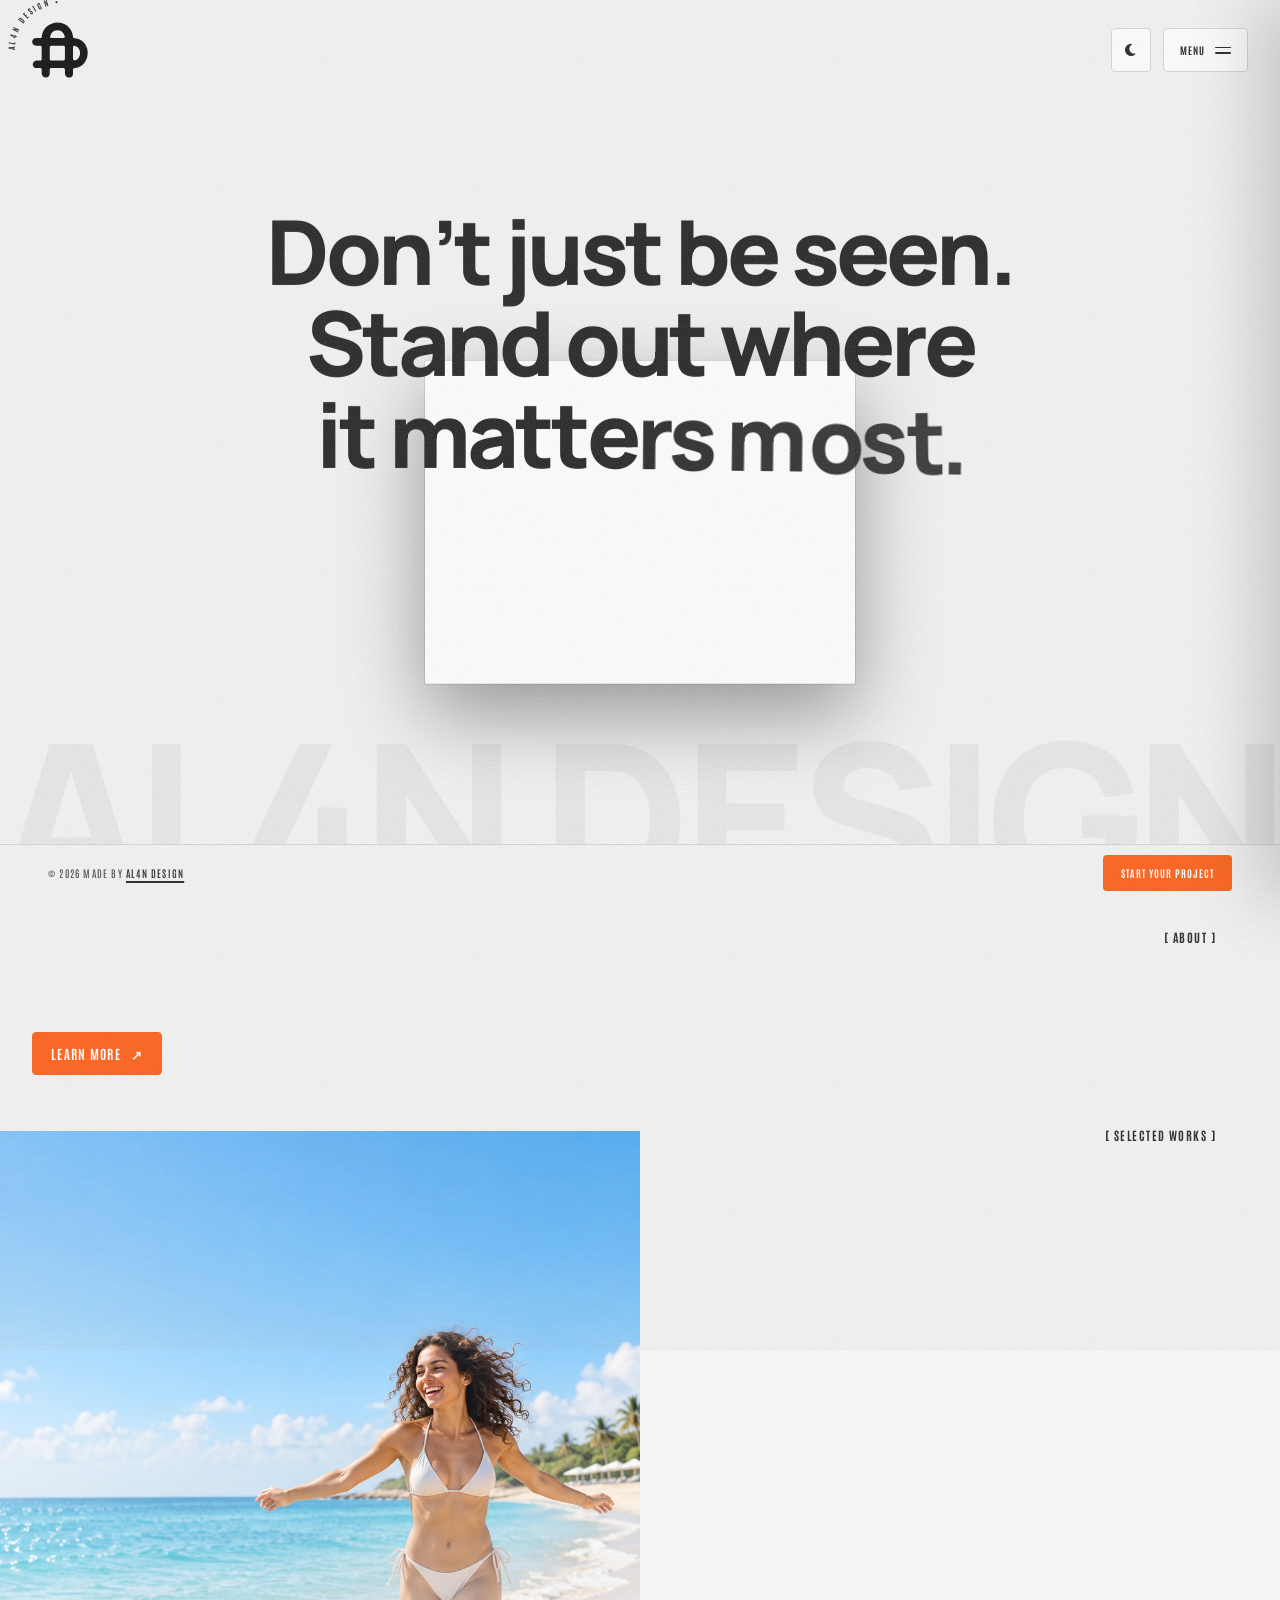
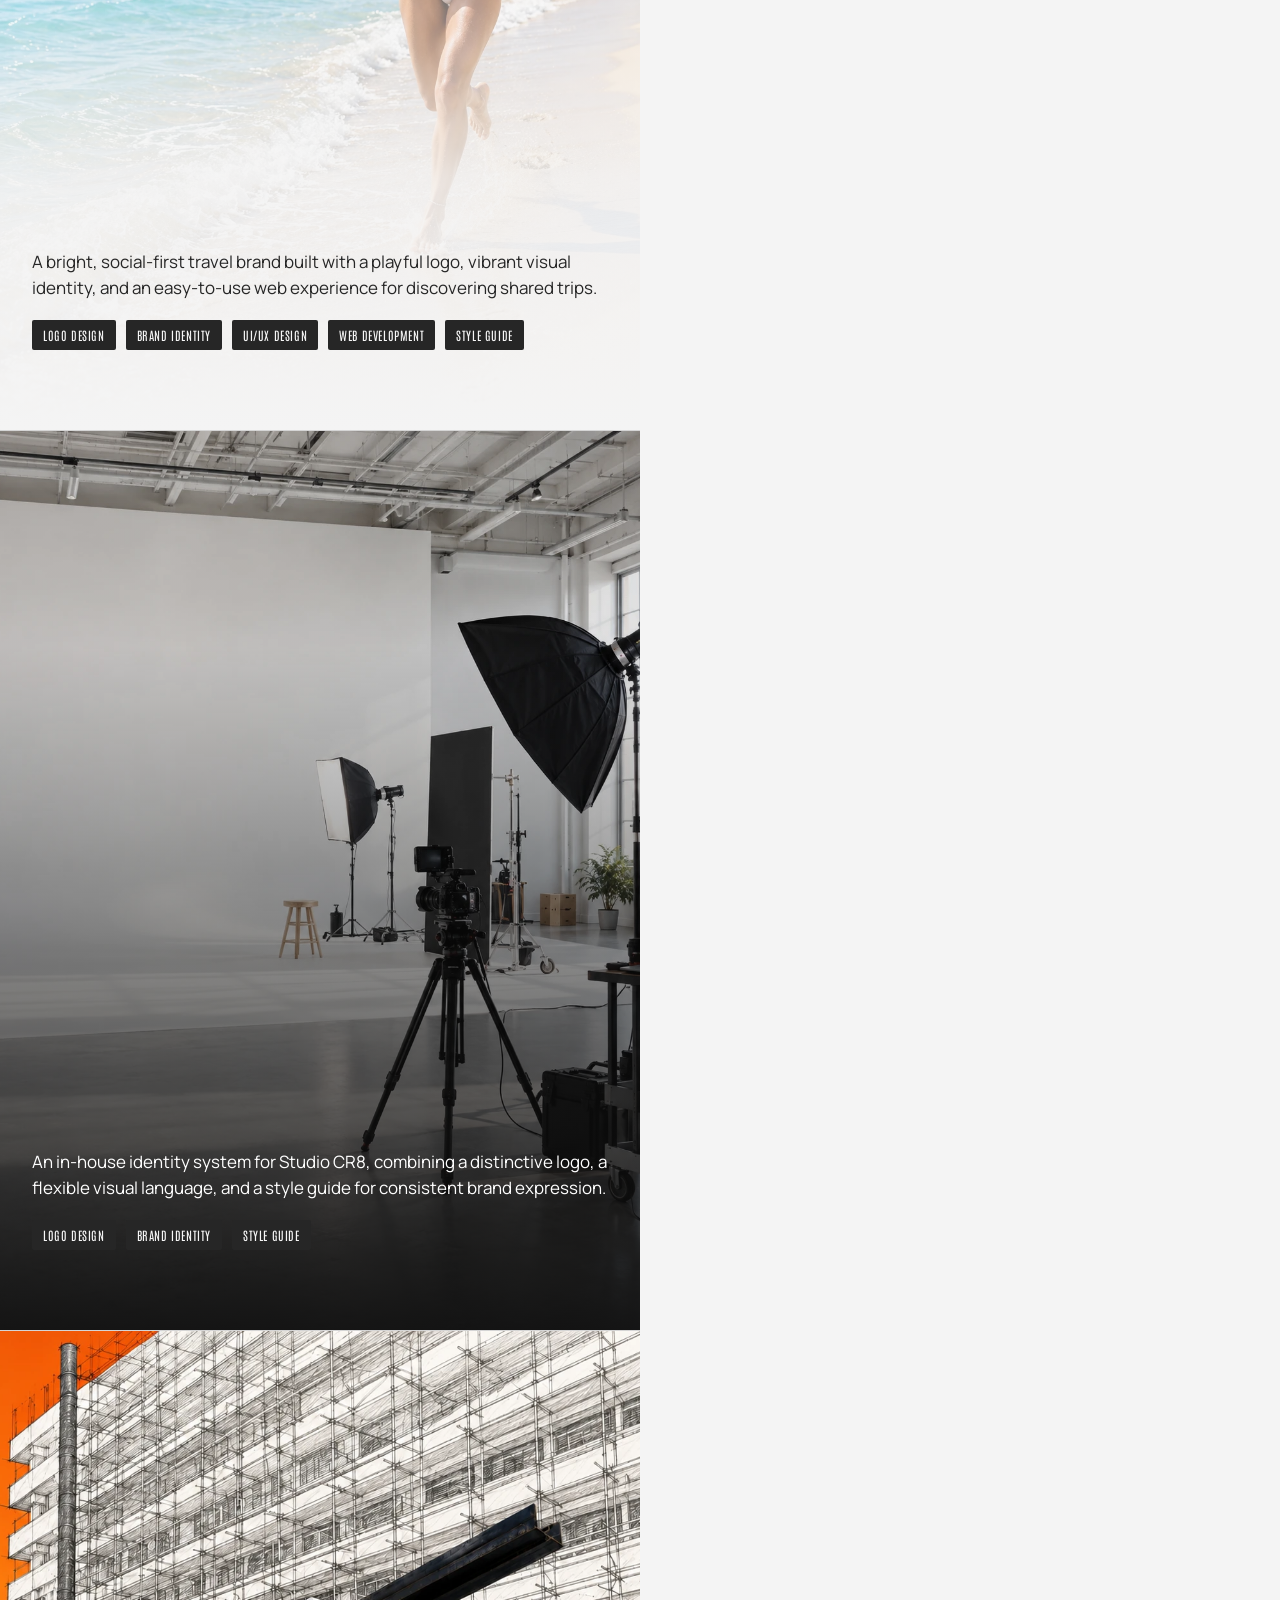
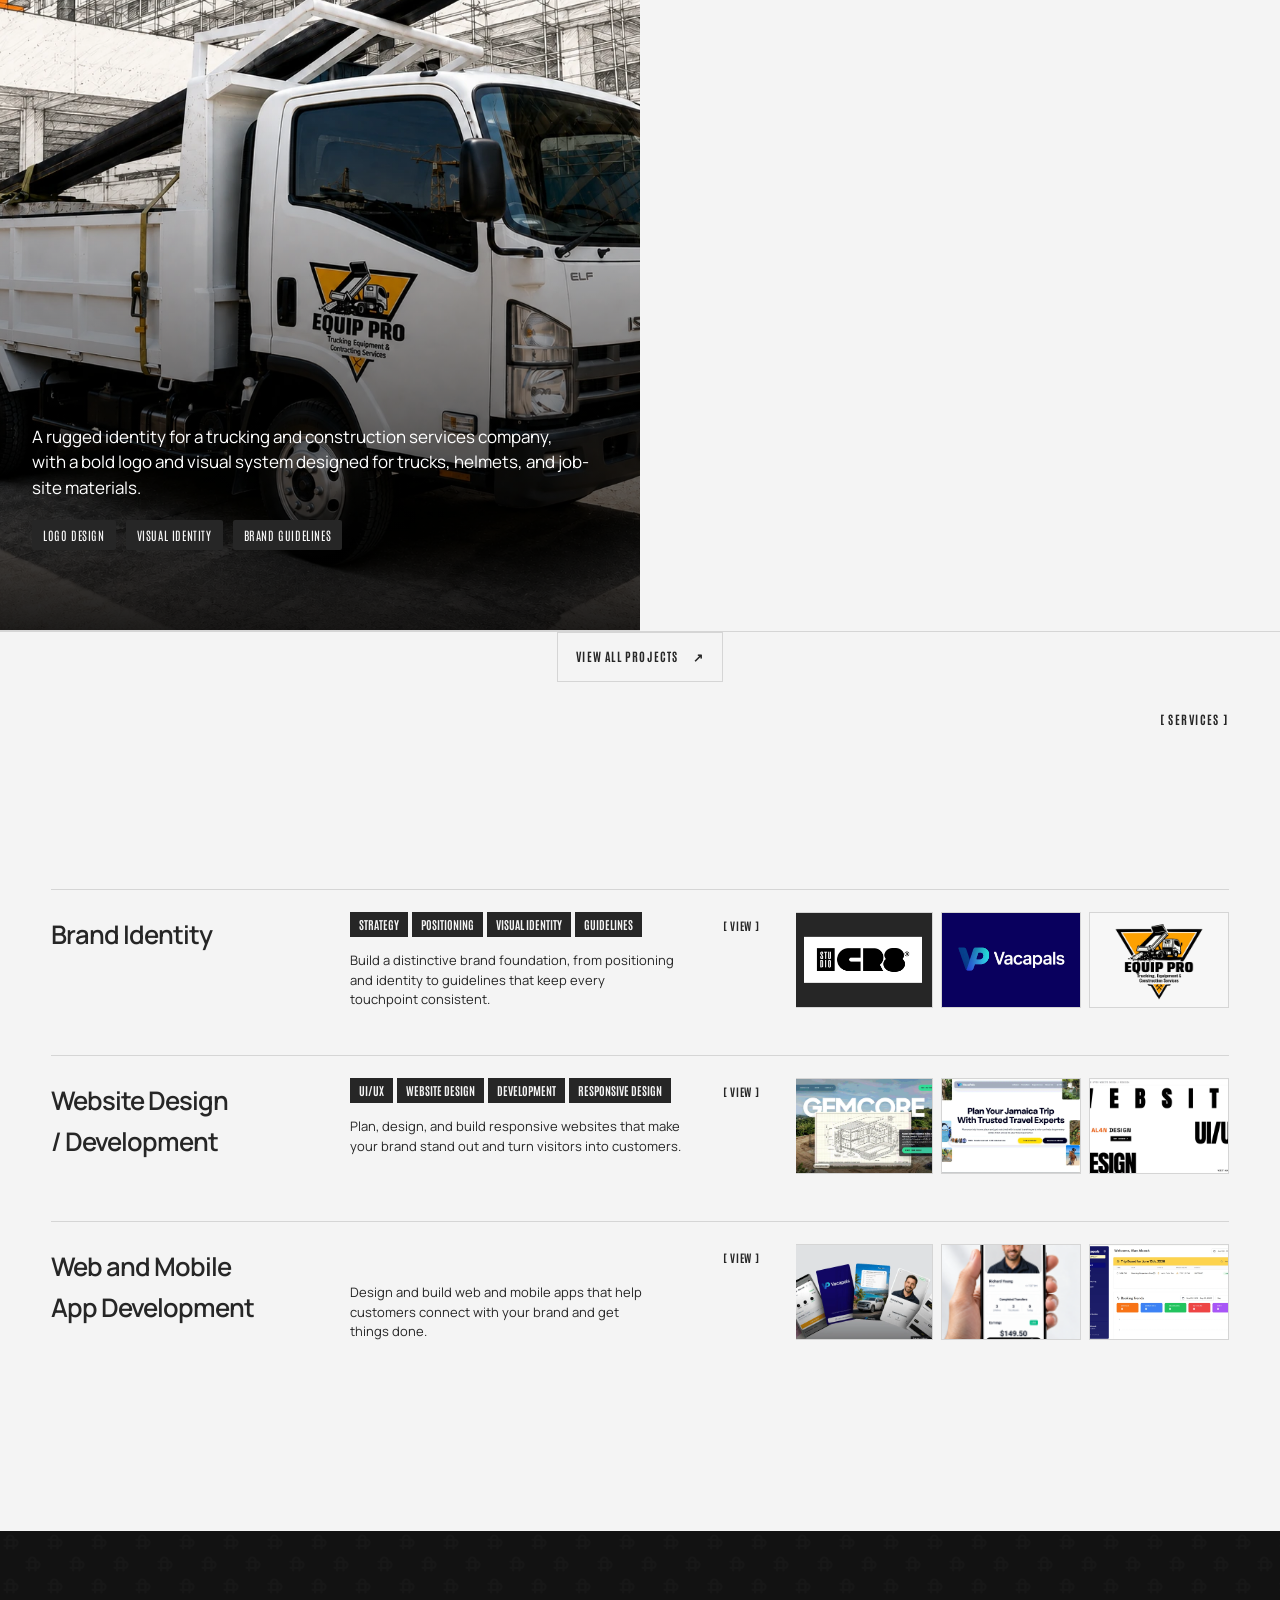
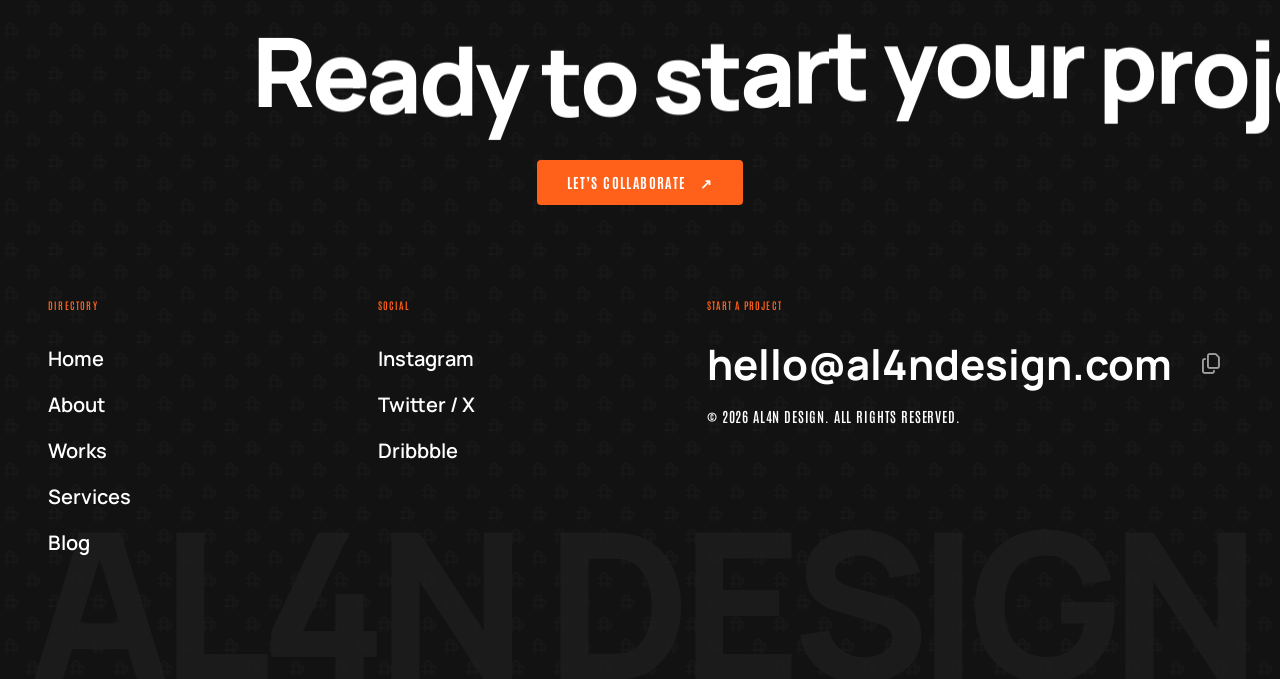
<file: index.html>
<!DOCTYPE html>
<html lang="en">
<head>
  <meta charset="UTF-8" />
  <meta name="viewport" content="width=device-width, initial-scale=1.0" />
  <title>AL4N DESIGN – Creative Studio for Bold Brands</title>
  <meta name="geo.region" content="JM" />
  <meta name="geo.placename" content="Jamaica" />
  <meta name="language" content="English" />
  <meta property="og:locale" content="en_JM" />
  <meta name="description" content="AL4N DESIGN is a Jamaica-based creative studio specializing in brand identity, motion design, and digital experiences for Jamaica and Caribbean brands." />
  <link rel="canonical" href="https://al4ndesign.com/" />
  <meta property="og:title" content="AL4N DESIGN – Creative Studio for Bold Brands" />
  <meta property="og:description" content="AL4N DESIGN is a Jamaica-based creative studio specializing in brand identity, motion design, and digital experiences for Jamaica and Caribbean brands." />
  <meta property="og:type" content="website" />
  <meta property="og:url" content="https://al4ndesign.com/" />
  <link rel="preconnect" href="https://fonts.googleapis.com" />
  <link rel="preconnect" href="https://fonts.gstatic.com" crossorigin />
  <link href="https://fonts.googleapis.com/css2?family=Antonio:wght@400;500;600;700&family=Manrope:wght@400;500;600;700;800&display=swap" rel="stylesheet" />
  <link rel="icon" type="image/svg+xml" href="al4n design.svg" />
  <link rel="apple-touch-icon" href="al4n design.svg" />
  <link rel="stylesheet" href="https://cdnjs.cloudflare.com/ajax/libs/font-awesome/6.5.1/css/all.min.css" />
  <link rel="stylesheet" href="style.css?v=1.9.48" />

  <script type="application/ld+json">
  {
    "@context": "https://schema.org",
    "@type": "Organization",
    "name": "AL4N DESIGN",
    "url": "https://al4ndesign.com/",
    "email": "mailto:hello@al4ndesign.com",
    "areaServed": [
      {"@type": "Country", "name": "Jamaica"},
      {"@type": "Place", "name": "Caribbean"}
    ],
    "sameAs": [
      "https://instagram.com/al4ndesign",
      "https://linkedin.com/company/al4ndesign",
      "https://x.com/al4ndesign",
      "https://dribbble.com/al4ndesign"
    ]
  }
  </script>  <meta property="og:image" content="https://al4ndesign.com/assets/AL4NDESIGN.png" />
  <meta property="og:image:type" content="image/png" />
  <meta property="og:image:width" content="766" />
  <meta property="og:image:height" content="426" />
  <meta property="og:image:alt" content="Visit AL4N DESIGN .COM — white lettering on a blue background." />
  <meta name="twitter:card" content="summary_large_image" />
  <meta name="twitter:title" content="AL4N DESIGN – Creative Studio for Bold Brands" />
  <meta name="twitter:description" content="AL4N DESIGN is a Jamaica-based creative studio specializing in brand identity, motion design, and digital experiences for Jamaica and Caribbean brands." />
  <meta name="twitter:image" content="https://al4ndesign.com/assets/AL4NDESIGN.png" />
  <meta name="twitter:image:alt" content="Visit AL4N DESIGN .COM — white lettering on a blue background." />
</head>
<body class="home-page-body">

  <!-- ─────── NAV OVERLAY ─────── -->
  <div class="nav-overlay" id="nav-overlay" aria-hidden="true">
    <nav class="nav-panel">
      <div class="nav-top">
      </div>
      <div class="nav-links">
        <a href="#hero"    class="nav-link" data-num="01">Home</a>
        <a href="#intro"   class="nav-link" data-num="02">About</a>
        <a href="#info" class="nav-link" data-num="03">Works</a>
        <a href="#services" class="nav-link" data-num="04">Services</a>
        <a href="blog.html" class="nav-link" data-num="05">Blog</a>
      </div>
      <div class="nav-footer">
        <button type="button" class="nav-contact-btn" id="nav-bottom-contact">GET IN TOUCH</button>
        <div class="nav-footer-row">
          <span class="nav-copyright">© 2026 AL4N DESIGN. All rights reserved.</span>

          <!-- Social Icons / Links -->
          <div class="nav-socials">
            <a href="https://instagram.com/al4ndesign" target="_blank" rel="noopener noreferrer" class="nav-social-link" title="Instagram"><i class="fa-brands fa-instagram"></i></a>
            <a href="https://linkedin.com/company/al4ndesign" target="_blank" rel="noopener noreferrer" class="nav-social-link" title="LinkedIn"><i class="fa-brands fa-linkedin-in"></i></a>
            <a href="https://x.com/al4ndesign" target="_blank" rel="noopener noreferrer" class="nav-social-link" title="X (Twitter)"><i class="fa-brands fa-x-twitter"></i></a>
            <a href="https://dribbble.com/al4ndesign" target="_blank" rel="noopener noreferrer" class="nav-social-link" title="Dribbble"><i class="fa-brands fa-dribbble"></i></a>
          </div>
        </div>
      </div>
    </nav>
  </div>

  <!-- ─────── SITE HEADER ─────── -->
  <header class="site-header">
    <!-- ─────── FIXED TOP-LEFT BRANDING ─────── -->
    <a href="#hero" class="brand-fixed" id="brand-fixed" aria-label="Back to top">
      <span class="brand-marquee" aria-hidden="true">
        <svg viewBox="0 0 120 120" role="presentation">
          <defs>
            <path id="brand-marquee-path" d="M60,60 m-47,0 a47,47 0 1,1 94,0 a47,47 0 1,1 -94,0" />
          </defs>
          <text><textPath href="#brand-marquee-path" startOffset="0%">AL4N DESIGN •</textPath></text>
        </svg>
      </span>
      <span class="brand-logo-shell"><img src="al4n design.svg" alt="AL4N DESIGN" class="brand-logo" /></span>
    </a>

    <!-- ─────── FIXED TOP-RIGHT ACTIONS ─────── -->
    <div class="header-actions">
      <button class="theme-toggle" id="theme-toggle" aria-label="Toggle dark mode">
        <i class="fa-solid fa-moon"></i>
        <i class="fa-solid fa-sun"></i>
      </button>

      <button class="menu-btn" id="menu-btn" aria-label="Open menu" aria-expanded="false">
        <span class="menu-btn-label">MENU</span>
        <span class="menu-btn-icon">
          <span></span>
          <span></span>
        </span>
      </button>
    </div>
  </header>

  <!-- ─────── FIXED CENTERED VIDEO (3D Revolving Card) ─────── -->
  <div class="player-fixed" id="player-fixed">
    <div class="player-inner" id="player-inner">
      <!-- Front Face: Showreel Video & 02 Web Design Video -->
      <div class="player-face player-front" id="player-front">
        <video class="player-video" id="player-video" autoplay muted loop playsinline style="position: absolute; inset: 0; width: 100%; height: 100%; object-fit: cover; transition: opacity 0.4s ease;">
          <source src="assets/AL4N%20REEL.mp4">
        </video>
        <video class="player-video" id="player-video-02" autoplay muted loop playsinline style="position: absolute; inset: 0; width: 100%; height: 100%; object-fit: cover; opacity: 0; transition: opacity 0.4s ease; pointer-events: none;">
          <source src="assets/Recording 2026-08-19 013215.mp4" type="video/mp4">
        </video>
        <div class="player-overlay" id="player-overlay-front" style="position: absolute; inset: 0; opacity: 0; transition: opacity 0.3s; background-size: cover; background-position: center; pointer-events: none; display: flex; align-items: center; justify-content: center; z-index: 2;">
          <span class="player-label" id="player-label-front"></span>
        </div>
      </div>
      <!-- Back Face: Section-Specific Image/Color -->
    <div class="player-face player-back" id="player-back" style="display: flex; align-items: center; justify-content: center;">
      <span class="player-label" id="player-label-back"></span>
    </div>
    </div>
    <a class="player-project-link" id="player-project-link" href="vacapals.html" aria-label="View the Vacapals project" hidden>
      <span>View project</span><span class="player-project-link__arrow" aria-hidden="true">↗</span>
    </a>
  </div>

  <!-- ─────── HERO (Full viewport, centered tagline) ─────── -->
  <section class="section hero" id="hero">

    <!-- Background giant text -->
    <div class="hero-bg-text" aria-hidden="true">
      <span class="hero-bg-line">AL4N DESIGN</span>
    </div>

    <div class="hero-content">
      <h1 class="hero-headline" id="hero-headline">Don’t just be seen. Stand out where it matters most.</h1>
    </div>

  </section>

  <!-- ─────── INTRO SECTION ─────── -->
  <section class="section intro" id="intro">
    <span class="about-featured">[ About ]</span>
    <div class="intro-inner">

      <!-- Mobile-only Stats Carousel -->
      <div class="facts-carousel facts-carousel--mobile" id="facts-carousel-mobile">
        <div class="facts-inner">
          <div class="facts-top">
            <span class="facts-label">Did You Know</span>
            <div class="facts-counter">
              <span id="fact-current-mobile">01</span> <span class="counter-sep">/</span> 05
            </div>
          </div>
          <div class="facts-track" id="facts-track-mobile">
            <div class="fact-slide active">
              <div class="fact-value"><span class="num-anim" data-target="82" data-suffix="%">0</span></div>
              <p class="fact-desc">Choose brands they recognize first</p>
            </div>
            <div class="fact-slide">
              <div class="fact-value"><span class="num-anim" data-target="0.05" data-decimals="2" data-suffix="s">0</span></div>
              <p class="fact-desc">The time it takes to form an impression</p>
            </div>
            <div class="fact-slide">
              <div class="fact-value"><span class="num-anim" data-target="3.5" data-decimals="1" data-suffix="×">0</span></div>
              <p class="fact-desc">Stronger brands drive higher revenue</p>
            </div>
            <div class="fact-slide">
              <div class="fact-value"><span class="num-anim" data-target="81" data-suffix="%">0</span></div>
              <p class="fact-desc">Trust drives every purchase decision</p>
            </div>
            <div class="fact-slide">
              <div class="fact-value"><span class="num-anim" data-target="94" data-suffix="%">0</span></div>
              <p class="fact-desc">Of first impressions are design-based</p>
            </div>
          </div>
          <div class="facts-nav">
            <button class="fact-nav-btn" id="fact-prev-mobile" aria-label="Previous fact"><i class="fa-solid fa-arrow-left"></i></button>
            <button class="fact-nav-btn" id="fact-next-mobile" aria-label="Next fact"><i class="fa-solid fa-arrow-right"></i></button>
          </div>
        </div>
      </div>

      <p class="intro-body">Hi! My name is Alan, and I'm a freelance web and graphic designer with 10+ years of experience helping SMEs build stronger brands, create impactful digital experiences, and develop results-driven websites that support business growth.</p>
      <a class="intro-more-link" href="about.html">Learn more <span aria-hidden="true">↗</span></a>
      
    </div>
  </section>

  <!-- ─────── SCIENCE / INFO CARDS ─────── -->
  <section class="section info-section" id="info" aria-labelledby="projects-section-title">
    <h2 class="visually-hidden" id="projects-section-title">Projects</h2>
    <span class="works-featured">[ Selected Works ]</span>

    <div class="info-block">
      <h3 class="info-header info-header--tumble"><span class="header-num">01</span> / Vacapals</h3>
      <div class="info-row">
        <div class="info-col">
          <p class="info-text">A bright, social-first travel brand built with a playful logo, vibrant visual identity, and an easy-to-use web experience for discovering shared trips.</p>
          <ul class="service-list">
            <li>Logo Design</li>
            <li>Brand Identity</li>
            <li>UI/UX Design</li>
            <li>Web Development</li>
            <li>Style Guide</li>
          </ul>
        </div>
      </div>
      <div class="info-card-mobile reveal" style="background-color: #09005E;">
        <img src="Vacapals/logo_no_bg.webp" alt="Vacapals brand identity" />
      </div>
      <a class="info-card-link info-card-link--vacapals" href="vacapals.html" aria-label="View the Vacapals project">View Vacapals project <span aria-hidden="true">↗</span></a>
    </div>

    <div class="info-block">
      <h3 class="info-header info-header--tumble"><span class="header-num">02</span> / Studio CR8</h3>
      <div class="info-row">
        <div class="info-col">
          <p class="info-text">An in-house identity system for Studio CR8, combining a distinctive logo, a flexible visual language, and a style guide for consistent brand expression.</p>
          <ul class="service-list">
            <li>Logo Design</li>
            <li>Brand Identity</li>
            <li>Style Guide</li>
          </ul>
        </div>
      </div>
      <div class="info-card-mobile reveal" style="background-color: #262626; padding: 0; overflow: hidden;">
        <img src="CR8.webp" alt="Studio CR8 digital experience" />
      </div>
      <a class="info-card-link info-card-link--studio-cr8" href="studio-cr8.html" aria-label="View the Studio CR8 project">View Studio CR8 project <span aria-hidden="true">↗</span></a>
    </div>

    <div class="info-block">
      <h3 class="info-header info-header--tumble"><span class="header-num">03</span> / Equip Pro</h3>
      <div class="info-row">
        <div class="info-col">
          <p class="info-text">A rugged identity for a trucking and construction services company, with a bold logo and visual system designed for trucks, helmets, and job-site materials.</p>
          <ul class="service-list">
            <li>Logo Design</li>
            <li>Visual Identity</li>
            <li>Brand Guidelines</li>
          </ul>
        </div>
      </div>
      <div class="info-card-mobile reveal" style="background-color: #f7f7f7; border: 1px solid var(--border);">
        <img src="EQUIP PRO/logo_no_bg.webp" alt="Equip Pro brand identity" />
      </div>
      <a class="info-card-link info-card-link--equip-pro" href="equip-pro.html" aria-label="View the Equip Pro project">View Equip Pro project <span aria-hidden="true">↗</span></a>
    </div>

  </section>

  <section class="section services-section" id="services" aria-label="Services">
    <a class="info-view-all" href="works.html">View all projects <span aria-hidden="true">↗</span></a>
    <div class="services-layout">
      <header class="services-header">
        <p class="services-intro">I partner with brands that dare to lead and help them grow their digital presence.</p>
        <div class="services-header-aside">
          <span class="services-featured">[ Services ]</span>
        </div>
      </header>

      <div class="services-rows">
        <article class="services-row" data-service-row tabindex="0" aria-expanded="false">
          <div class="services-row-copy">
            <h3 class="services-row-title">Brand Identity</h3>
          </div>
          <div class="services-row-details">
            <ul class="services-row-tags">
              <li>Strategy</li><li>Positioning</li><li>Visual identity</li><li>Guidelines</li>
            </ul>
            <p class="services-row-description">Build a distinctive brand foundation, from positioning and identity to guidelines that keep every touchpoint consistent.</p>
          </div>
          <button class="services-row-view" type="button" aria-label="View Brand Identity projects" aria-controls="service-previews-brand-identity" aria-expanded="false">[ VIEW ]</button>
          <div class="services-row-previews services-row-previews--logos" id="service-previews-brand-identity" aria-label="Studio CR8, Vacapals, and Equip Pro project logos">
            <div class="services-logo-card"><img src="CR8.webp" alt="Studio CR8 logo" loading="lazy" /></div>
            <div class="services-logo-card"><img src="Vacapals/logo_no_bg.webp" alt="Vacapals logo" loading="lazy" /></div>
            <div class="services-logo-card"><img src="EQUIP PRO/logo_no_bg.webp" alt="Equip Pro logo" loading="lazy" /></div>
          </div>
          <button class="services-row-close" type="button" aria-label="Close expanded service previews">×</button>
        </article>

        <article class="services-row" data-service-row tabindex="0" aria-expanded="false">
          <div class="services-row-copy">
            <h3 class="services-row-title">Website Design / Development</h3>
          </div>
          <div class="services-row-details">
            <ul class="services-row-tags">
              <li>UI/UX</li><li>Website design</li><li>Development</li><li>Responsive design</li>
            </ul>
            <p class="services-row-description">Plan, design, and build responsive websites that make your brand stand out and turn visitors into customers.</p>
          </div>
          <button class="services-row-view" type="button" aria-label="View Website Design and Development projects" aria-controls="service-previews-websites" aria-expanded="false">[ VIEW ]</button>
          <div class="services-row-previews" id="service-previews-websites" aria-label="Gemcore, Vacapals, and Studio CR8 web design previews">
            <img src="assets/gemcore.webp" alt="Gemcore animated website preview" loading="lazy" />
            <img src="assets/vacapals.webp" alt="Vacapals animated website preview" loading="lazy" />
            <img src="assets/web.webp" alt="Studio CR8 website preview" loading="lazy" />
          </div>
          <button class="services-row-close" type="button" aria-label="Close expanded service previews">×</button>
        </article>

        <article class="services-row" data-service-row tabindex="0" aria-expanded="false">
          <div class="services-row-copy">
            <h3 class="services-row-title">Web and Mobile App Development</h3>
          </div>
          <div class="services-row-details">
            <ul class="services-row-tags">
              <li>Web applications</li><li>iOS apps</li><li>Android apps</li><li>UI/UX</li>
            </ul>
            <p class="services-row-description">Design and build web and mobile apps that help customers connect with your brand and get things done.</p>
          </div>
          <button class="services-row-view" type="button" aria-label="View Web and Mobile App Development projects" aria-controls="service-previews-apps" aria-expanded="false">[ VIEW ]</button>
          <div class="services-row-previews" id="service-previews-apps" aria-label="Web and mobile app development project previews">
            <img src="assets/ORBIT-5-01-LITE.webp" alt="Orbit mobile app screen preview" loading="lazy" />
            <img src="assets/app-wellness-preview.webp" alt="Daily wellness and habit-tracking mobile app screen" loading="lazy" />
            <img src="assets/web-retail-dashboard-preview.webp" alt="Online retail web dashboard with sales and order analytics" loading="lazy" />
          </div>
          <button class="services-row-close" type="button" aria-label="Close expanded service previews">×</button>
        </article>

      </div>
    </div>
  </section>

  <!-- ─────── SITE FOOTER ─────── -->
  <footer class="site-footer" id="site-footer">
    <!-- ─────── READY CTA (wave heading) ─────── -->
    <section class="cta-wave" id="cta-wave" aria-label="Start your project">
      <h2 class="cta-wave__title" id="cta-wave-title">Ready to start your project?</h2>
      <button class="cta-wave__btn" id="collab-dialog-trigger" type="button">Let’s collaborate <span class="cta-wave__arrow" aria-hidden="true">↗</span></button>
    </section>
    <div class="footer-logo-flashlight" aria-hidden="true"></div>

    <div class="footer-content">
      <div class="footer-grid">
        <div class="footer-col">
          <span class="footer-label">Directory</span>
          <nav class="footer-nav">
            <a href="#hero"  class="footer-link">Home</a>
            <a href="#intro" class="footer-link">About</a>
            <a href="#info" class="footer-link">Works</a>
            <a href="#services" class="footer-link">Services</a>
            <a href="blog.html"  class="footer-link">Blog</a>
          </nav>
        </div>
        <div class="footer-col">
          <span class="footer-label">Social</span>
          <nav class="footer-nav">
            <a href="https://instagram.com/al4ndesign" target="_blank" rel="noopener noreferrer" class="footer-link">Instagram</a>
            <a href="https://x.com/al4ndesign" target="_blank" rel="noopener noreferrer" class="footer-link">Twitter / X</a>
            <a href="https://dribbble.com/al4ndesign" target="_blank" rel="noopener noreferrer" class="footer-link">Dribbble</a>
          </nav>
        </div>
        <div class="footer-col">
          <span class="footer-label">Start a Project</span>
          <div class="footer-contact-stack">
            <div class="footer-email-row">
              <a href="mailto:hello@al4ndesign.com" target="_self" class="footer-email">hello@al4ndesign.com</a>
              <button id="copy-email-footer" class="copy-btn" title="Copy to clipboard">
                <i class="fa-regular fa-copy"></i>
                <span class="copy-tooltip">Copied!</span>
              </button>
            </div>
            <p class="footer-email-copyright">© 2026 AL4N DESIGN. All rights reserved.</p>
          </div>
        </div>
      </div>
      <div class="footer-newsletter">
        <span class="footer-label">Stay Connected</span>
        <form class="newsletter-form" id="newsletter-form">
          <input type="email" placeholder="Your email address" required aria-label="Email address for newsletter" />
          <button type="submit">Join</button>
        </form>
        <p class="newsletter-status" id="newsletter-form-status" role="status" aria-live="polite"></p>
      </div>
    </div>
    <p class="footer-giant-text">AL4N DESIGN</p>
  </footer>

  <!-- ─────── COLLAB MODAL ─────── -->
  <div class="collab-dialog" id="collab-dialog" aria-hidden="true">
    <div class="collab-dialog__backdrop" data-collab-close></div>
    <section class="collab-dialog__panel" role="dialog" aria-modal="true" aria-labelledby="collab-dialog-title">
      <div class="collab-dialog__header">
        <span class="collab-dialog__eyebrow">Let’s collaborate</span>
        <button class="collab-dialog__close" type="button" data-collab-close aria-label="Close collaboration form">Close</button>
      </div>
      <h2 id="collab-dialog-title">Tell us what you’re building.</h2>
      <p class="collab-dialog__intro">Share a few details about your project and we’ll get back to you in less than 24 hours.</p>
      <form class="collab-form" id="collab-form">
        <input type="text" name="_honey" tabindex="-1" autocomplete="off" aria-hidden="true" style="display:none" />
        <label>
          <span>Name</span>
          <input type="text" name="name" autocomplete="name" required />
        </label>
        <label>
          <span>Email</span>
          <input type="email" name="email" autocomplete="email" required />
        </label>
        <label>
          <span>Company <em>Optional</em></span>
          <input type="text" name="company" autocomplete="organization" />
        </label>
        <label>
          <span>What do you need?</span>
          <select name="service" required>
            <option value="" selected disabled>Select a service</option>
            <option value="brand-strategy">Brand strategy</option>
            <option value="identity">Visual identity</option>
            <option value="website">Website design &amp; development</option>
            <option value="web-app">Web application</option>
            <option value="mobile-app">Mobile application (iOS / Android)</option>
            <option value="campaign">Creative campaign</option>
            <option value="other">Something else</option>
          </select>
        </label>
        <label>
          <span>Project details</span>
          <textarea name="details" rows="5" required></textarea>
        </label>
        <button class="collab-form__submit" type="submit">Submit inquiry <span aria-hidden="true">↗</span></button>
        <p class="collab-form__status" id="collab-form-status" role="status" aria-live="polite"></p>
      </form>
    </section>
  </div>

  <div class="project-modal" id="project-modal" aria-hidden="true">
    <div class="modal-backdrop" id="modal-backdrop"></div>
    <div class="modal-window modal-window--side" role="dialog" aria-modal="true" aria-labelledby="modal-title">
      <div class="modal-header-actions">
        <a href="#" class="modal-live-link" id="modal-live-link" target="_blank" rel="noopener noreferrer">Visit live site</a>
        <button class="modal-close" id="modal-close">Close</button>
      </div>
      <div class="modal-side-head">
        <span class="modal-label" id="modal-label">Project</span>
        <h2 class="modal-title" id="modal-title">Project title</h2>
        <p class="modal-description" id="modal-description">Project summary</p>
      </div>
      <div class="modal-side-scroll" id="modal-side-scroll"></div>
    </div>
  </div>

  <!-- Fixed Bottom Bar for the rest of the site -->
  <div class="bottom-bar" id="bottom-bar">
    <div class="bottom-bar-left">
      <span class="bottom-copy">© 2026 made by <a href="#" class="bottom-studio-link">AL4N DESIGN</a></span>
    </div>
    <div class="bottom-bar-center"></div>
    <div class="bottom-bar-right">
      <button type="button" class="join-btn">START YOUR PROJECT</button>
    </div>
  </div>

  <!-- Noise Overlay -->
  <div class="noise-overlay"></div>

  <script src="shared-components.js?v=1.4.13"></script>
  <script src="main.js?v=1.5.39"></script>
</body>
</html>
</file>
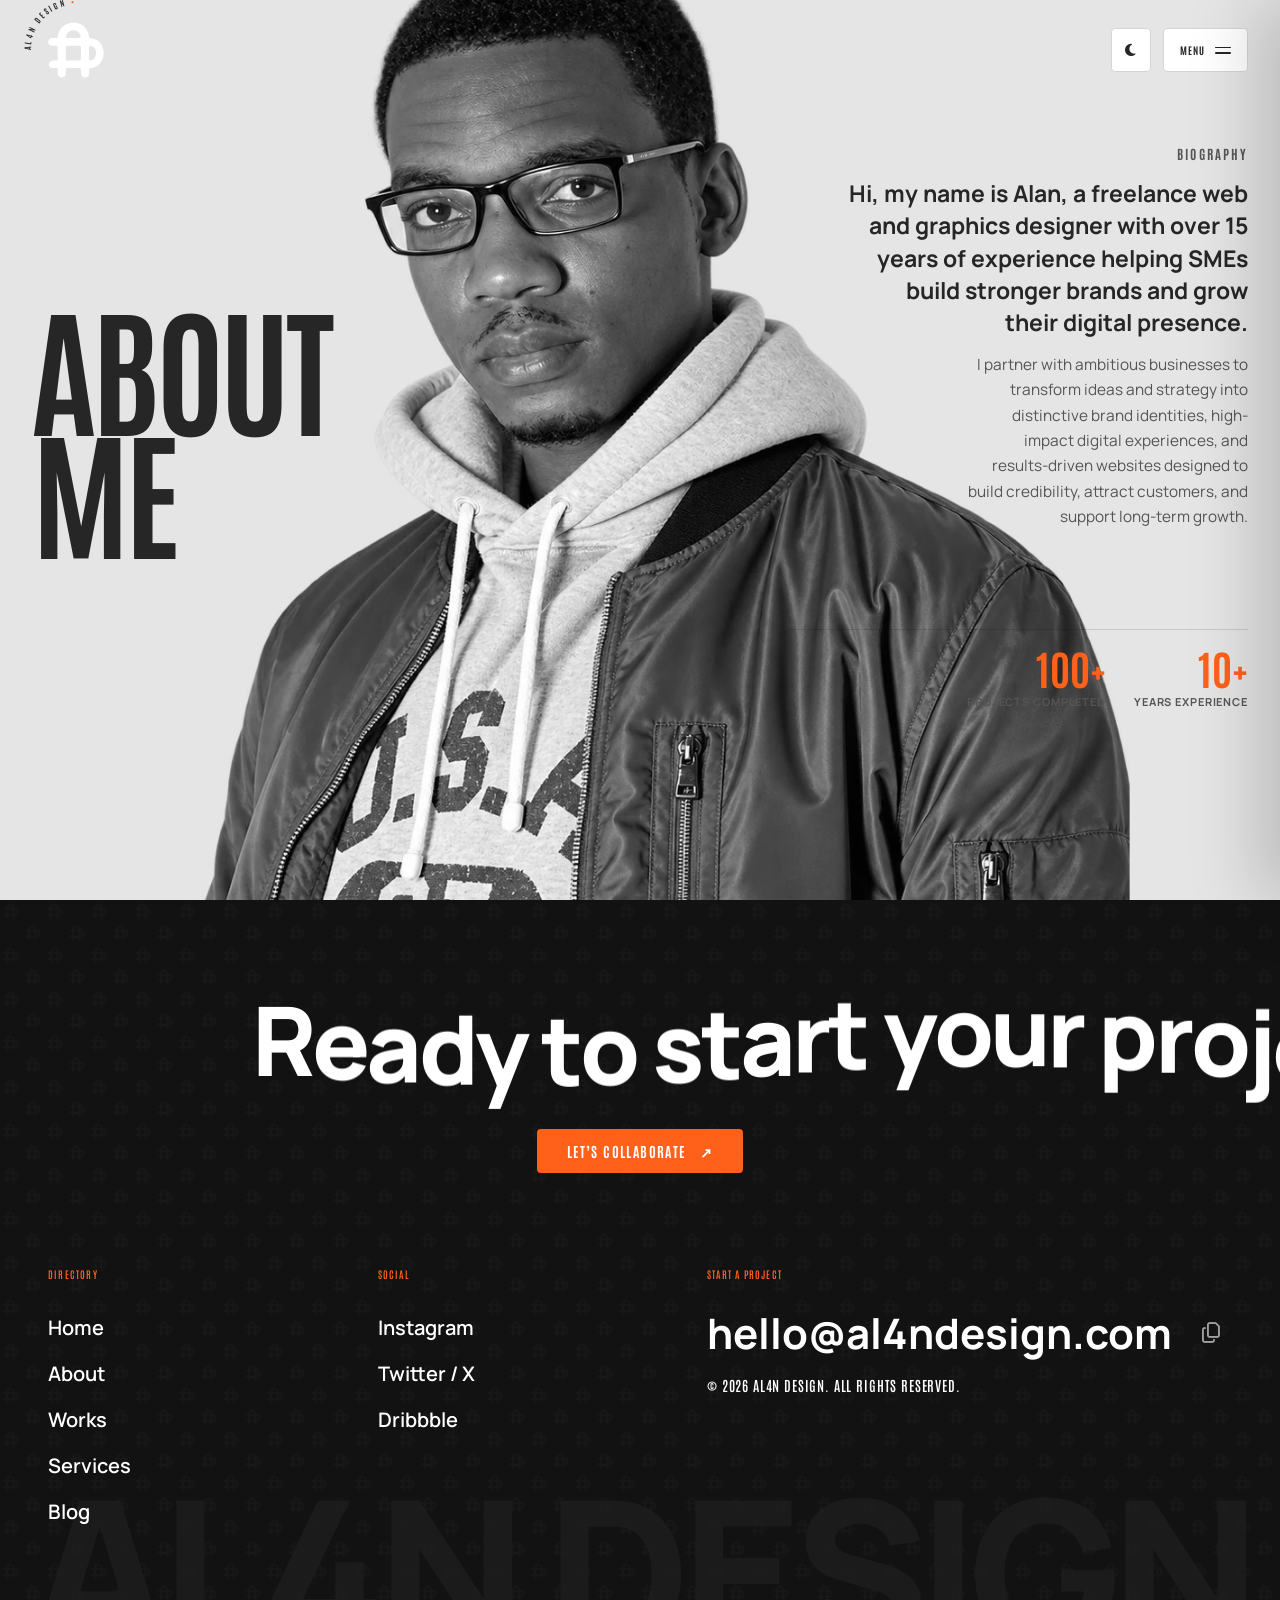
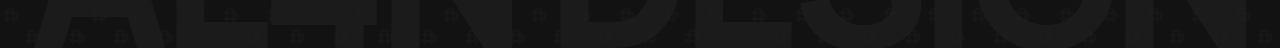
<file: about.html>
<!DOCTYPE html>
<html lang="en">
<head>
  <meta charset="UTF-8" />
  <meta name="viewport" content="width=device-width, initial-scale=1.0" />
  <title>About | AL4N DESIGN</title>
  <meta name="geo.region" content="JM" />
  <meta name="geo.placename" content="Jamaica" />
  <meta name="language" content="English" />
  <meta property="og:locale" content="en_JM" />
  <meta name="description" content="About AL4N DESIGN — a brand identity, digital direction, and creative studio based in Jamaica." />
  <link rel="canonical" href="https://al4ndesign.com/about.html" />
  <meta property="og:title" content="About | AL4N DESIGN" />
  <meta property="og:description" content="About AL4N DESIGN — a brand identity, digital direction, and creative studio based in Jamaica." />
  <meta property="og:type" content="website" />
  <meta property="og:url" content="https://al4ndesign.com/about.html" />
  <link rel="preconnect" href="https://fonts.googleapis.com" />
  <link rel="preconnect" href="https://fonts.gstatic.com" crossorigin />
  <link href="https://fonts.googleapis.com/css2?family=Antonio:wght@400;500;600;700&family=Manrope:wght@400;500;600;700;800&display=swap" rel="stylesheet" />
  <link rel="icon" type="image/svg+xml" href="al4n design.svg" />
  <link rel="stylesheet" href="https://cdnjs.cloudflare.com/ajax/libs/font-awesome/6.5.1/css/all.min.css" />
  <link rel="stylesheet" href="style.css?v=1.9.48" />
  <meta property="og:image" content="https://al4ndesign.com/assets/AL4NDESIGN.png" />
  <meta property="og:image:type" content="image/png" />
  <meta property="og:image:width" content="766" />
  <meta property="og:image:height" content="426" />
  <meta property="og:image:alt" content="Visit AL4N DESIGN .COM — white lettering on a blue background." />
  <meta name="twitter:card" content="summary_large_image" />
  <meta name="twitter:title" content="About | AL4N DESIGN" />
  <meta name="twitter:description" content="About AL4N DESIGN — a brand identity, digital direction, and creative studio based in Jamaica." />
  <meta name="twitter:image" content="https://al4ndesign.com/assets/AL4NDESIGN.png" />
  <meta name="twitter:image:alt" content="Visit AL4N DESIGN .COM — white lettering on a blue background." />
</head>
<body class="project-page-body about-page-body" style="background-color: #e5e5e5;">
  <div data-site-nav data-page="project"></div>

  <main class="project-page about-page">
    <div data-page-header="project"></div>

    <div class="about-layout">
      <div class="about-header-row">
        <section class="about-content">
          <h1 class="about-title">About<br />me</h1>
        </section>

        <div class="about-hero">
          <img src="PHOTO.webp" alt="Alan - AL4N DESIGN" class="about-hero__img" loading="eager" />
        </div>
      </div>

      <aside class="about-bio">
        <span class="about-bio__eyebrow">Biography</span>
        <p class="about-bio__lead">Hi, my name is Alan, a freelance web and graphics designer with over 15 years of experience helping SMEs build stronger brands and grow their digital presence.</p>
        <p class="about-bio__text">I partner with ambitious businesses to transform ideas and strategy into distinctive brand identities, high-impact digital experiences, and results-driven websites designed to build credibility, attract customers, and support long-term growth.</p>
        <div class="about-bio__stats">
          <div class="about-bio__stat">
            <span class="about-bio__stat-num">100+</span>
            <span class="about-bio__stat-label">Projects Completed</span>
          </div>
          <div class="about-bio__stat">
            <span class="about-bio__stat-num">10+</span>
            <span class="about-bio__stat-label">Years Experience</span>
          </div>
        </div>
      </aside>
    </div>
  </main>

  <footer class="site-footer" id="site-footer"></footer>
  <script src="shared-components.js?v=1.4.13"></script>
  <script src="main.js?v=1.5.39"></script>
</body>
</html>
</file>
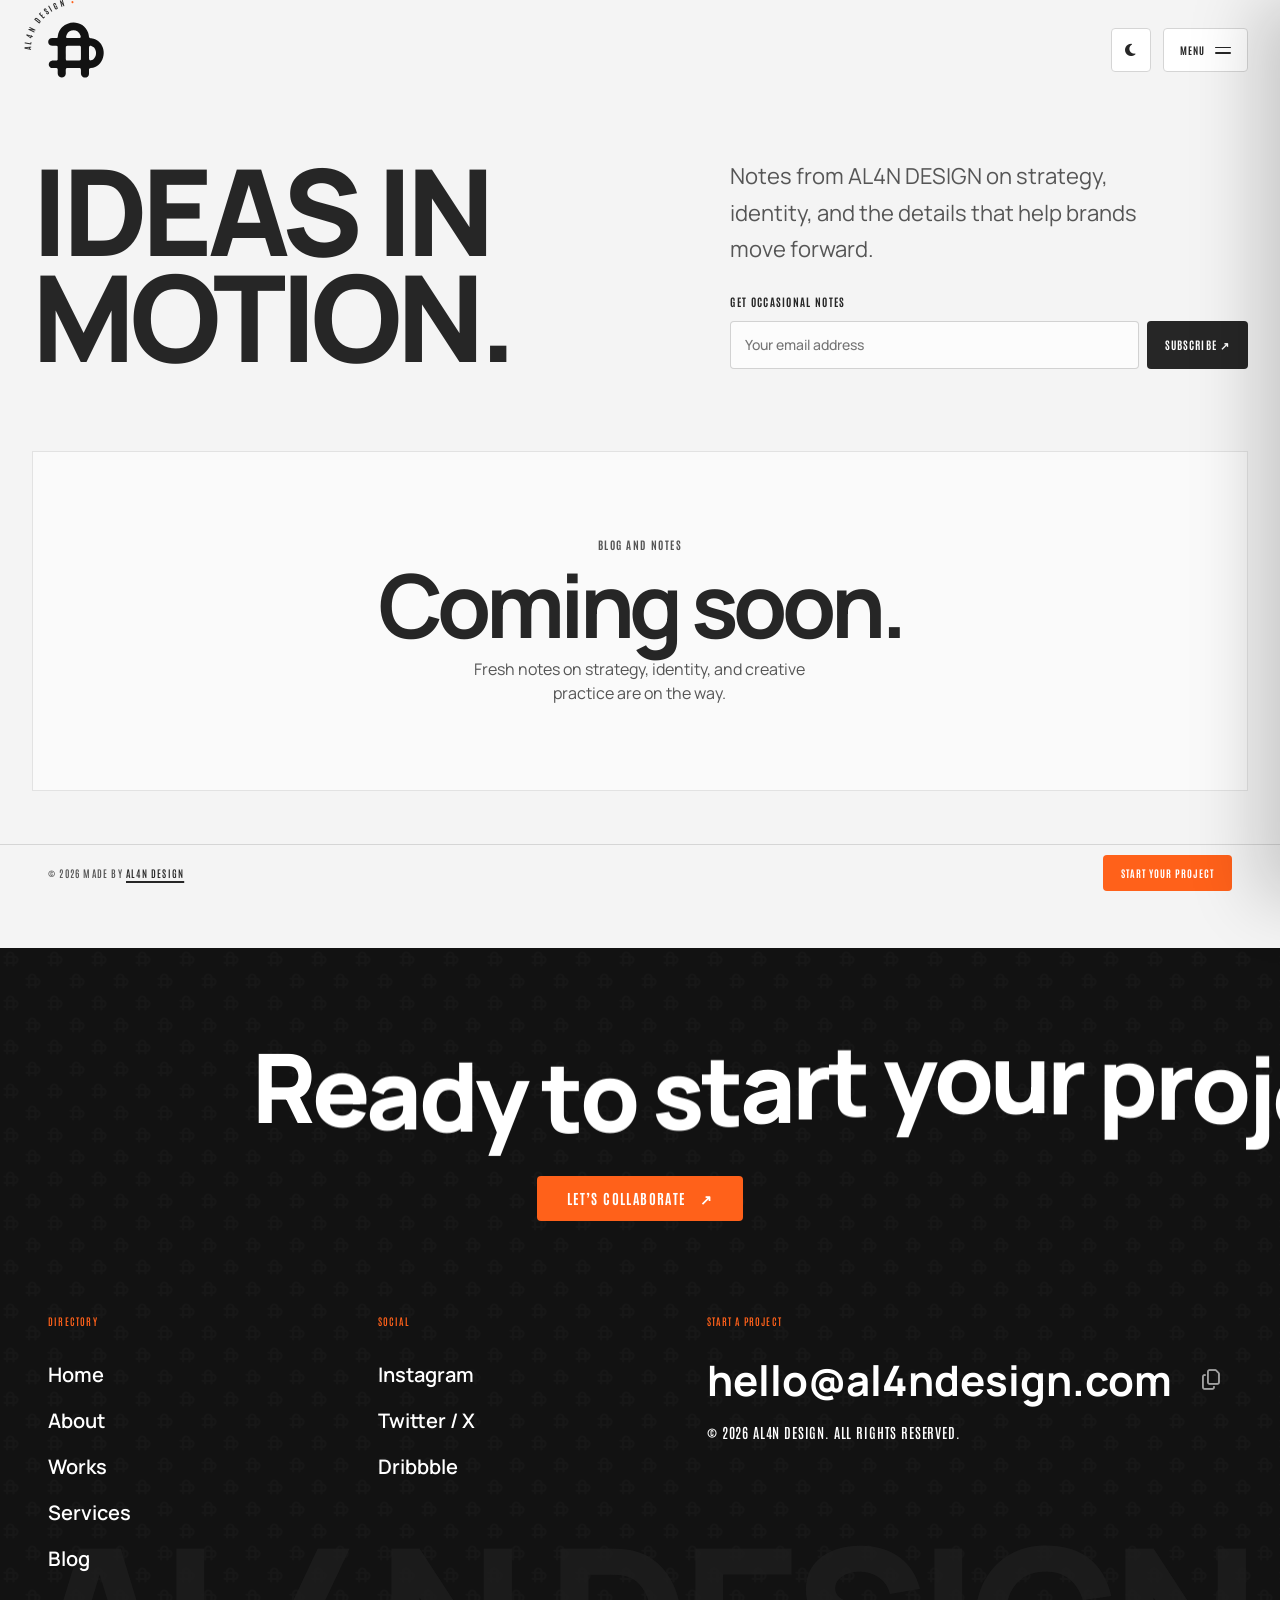
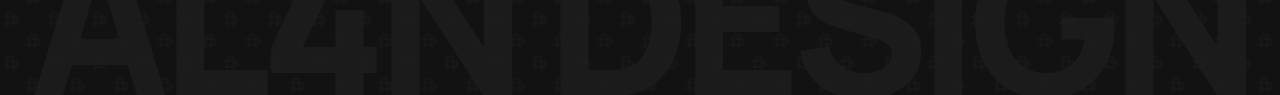
<file: blog.html>
<!DOCTYPE html>
<html lang="en">
<head>
  <meta charset="UTF-8" />
  <meta name="viewport" content="width=device-width, initial-scale=1.0" />
  <title>Blog | AL4N DESIGN</title>
  <meta name="geo.region" content="JM" />
  <meta name="geo.placename" content="Jamaica" />
  <meta name="language" content="English" />
  <meta property="og:locale" content="en_JM" />
  <meta name="description" content="Blog posts, notes, and practical ideas from Jamaica-based AL4N DESIGN on building brands people remember." />
  <link rel="canonical" href="https://al4ndesign.com/blog.html" />
  <meta property="og:title" content="Blog | AL4N DESIGN" />
  <meta property="og:description" content="Blog posts, notes, and practical ideas from Jamaica-based AL4N DESIGN on building brands people remember." />
  <meta property="og:type" content="website" />
  <meta property="og:url" content="https://al4ndesign.com/blog.html" />
  <link rel="preconnect" href="https://fonts.googleapis.com" />
  <link rel="preconnect" href="https://fonts.gstatic.com" crossorigin />
  <link href="https://fonts.googleapis.com/css2?family=Antonio:wght@400;500;600;700&family=Manrope:wght@400;500;600;700;800&display=swap" rel="stylesheet" />
  <link rel="icon" type="image/svg+xml" href="al4n design.svg" />
  <link rel="stylesheet" href="https://cdnjs.cloudflare.com/ajax/libs/font-awesome/6.5.1/css/all.min.css" />
  <link rel="stylesheet" href="style.css?v=1.9.48" />
  <meta property="og:image" content="https://al4ndesign.com/assets/AL4NDESIGN.png" />
  <meta property="og:image:type" content="image/png" />
  <meta property="og:image:width" content="766" />
  <meta property="og:image:height" content="426" />
  <meta property="og:image:alt" content="Visit AL4N DESIGN .COM — white lettering on a blue background." />
  <meta name="twitter:card" content="summary_large_image" />
  <meta name="twitter:title" content="Blog | AL4N DESIGN" />
  <meta name="twitter:description" content="Blog posts, notes, and practical ideas from Jamaica-based AL4N DESIGN on building brands people remember." />
  <meta name="twitter:image" content="https://al4ndesign.com/assets/AL4NDESIGN.png" />
  <meta name="twitter:image:alt" content="Visit AL4N DESIGN .COM — white lettering on a blue background." />
</head>
<body class="project-page-body news-page">
  <div data-site-nav data-page="project"></div>

  <main class="project-page">
    <div data-page-header="project"></div>
    <section class="works-page__intro news-page__intro">
      <div class="works-page__copy">
        <h1 class="project-page__title">Ideas in motion.</h1>
      </div>
      <div class="works-page__copy">
        <p>Notes from AL4N DESIGN on strategy, identity, and the details that help brands move forward.</p>
        <form class="newsletter-form" id="newsletter-form">
          <label class="newsletter-form__label" for="newsletter-email">Get occasional notes</label>
          <div class="newsletter-form__row">
            <input id="newsletter-email" name="email" type="email" autocomplete="email" placeholder="Your email address" required />
            <button class="newsletter-form__submit" type="submit">Subscribe <span aria-hidden="true">↗</span></button>
          </div>
          <p class="newsletter-form__status" id="newsletter-form-status" role="status" aria-live="polite"></p>
        </form>
      </div>
    </section>

    <section class="news-page__coming-soon" aria-label="AL4N DESIGN blog">
      <span class="news-page__coming-soon-label">Blog and notes</span>
      <h2>Coming soon.</h2>
      <p>Fresh notes on strategy, identity, and creative practice are on the way.</p>
    </section>
  </main>

  <div data-home-footer></div>
  <script src="shared-components.js?v=1.4.13"></script>
  <script src="main.js?v=1.5.39"></script>
</body>
</html>
</file>
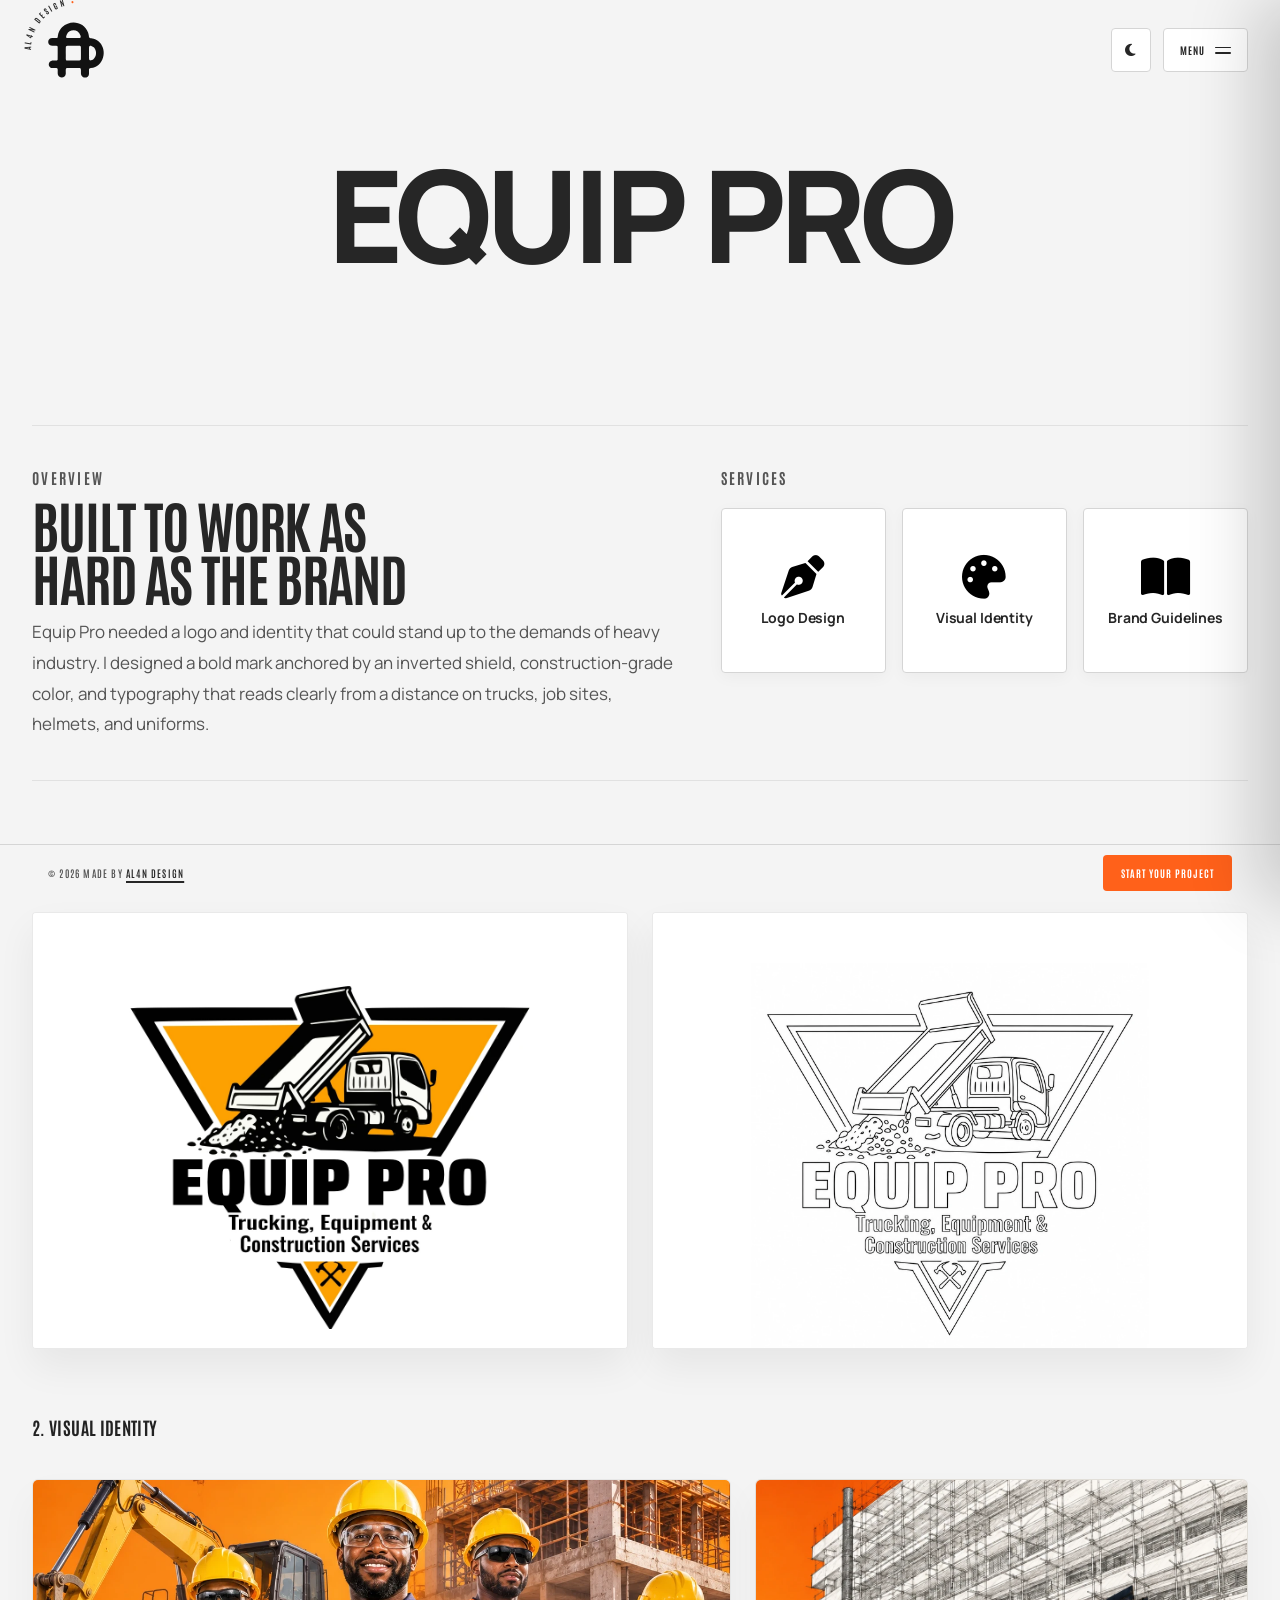
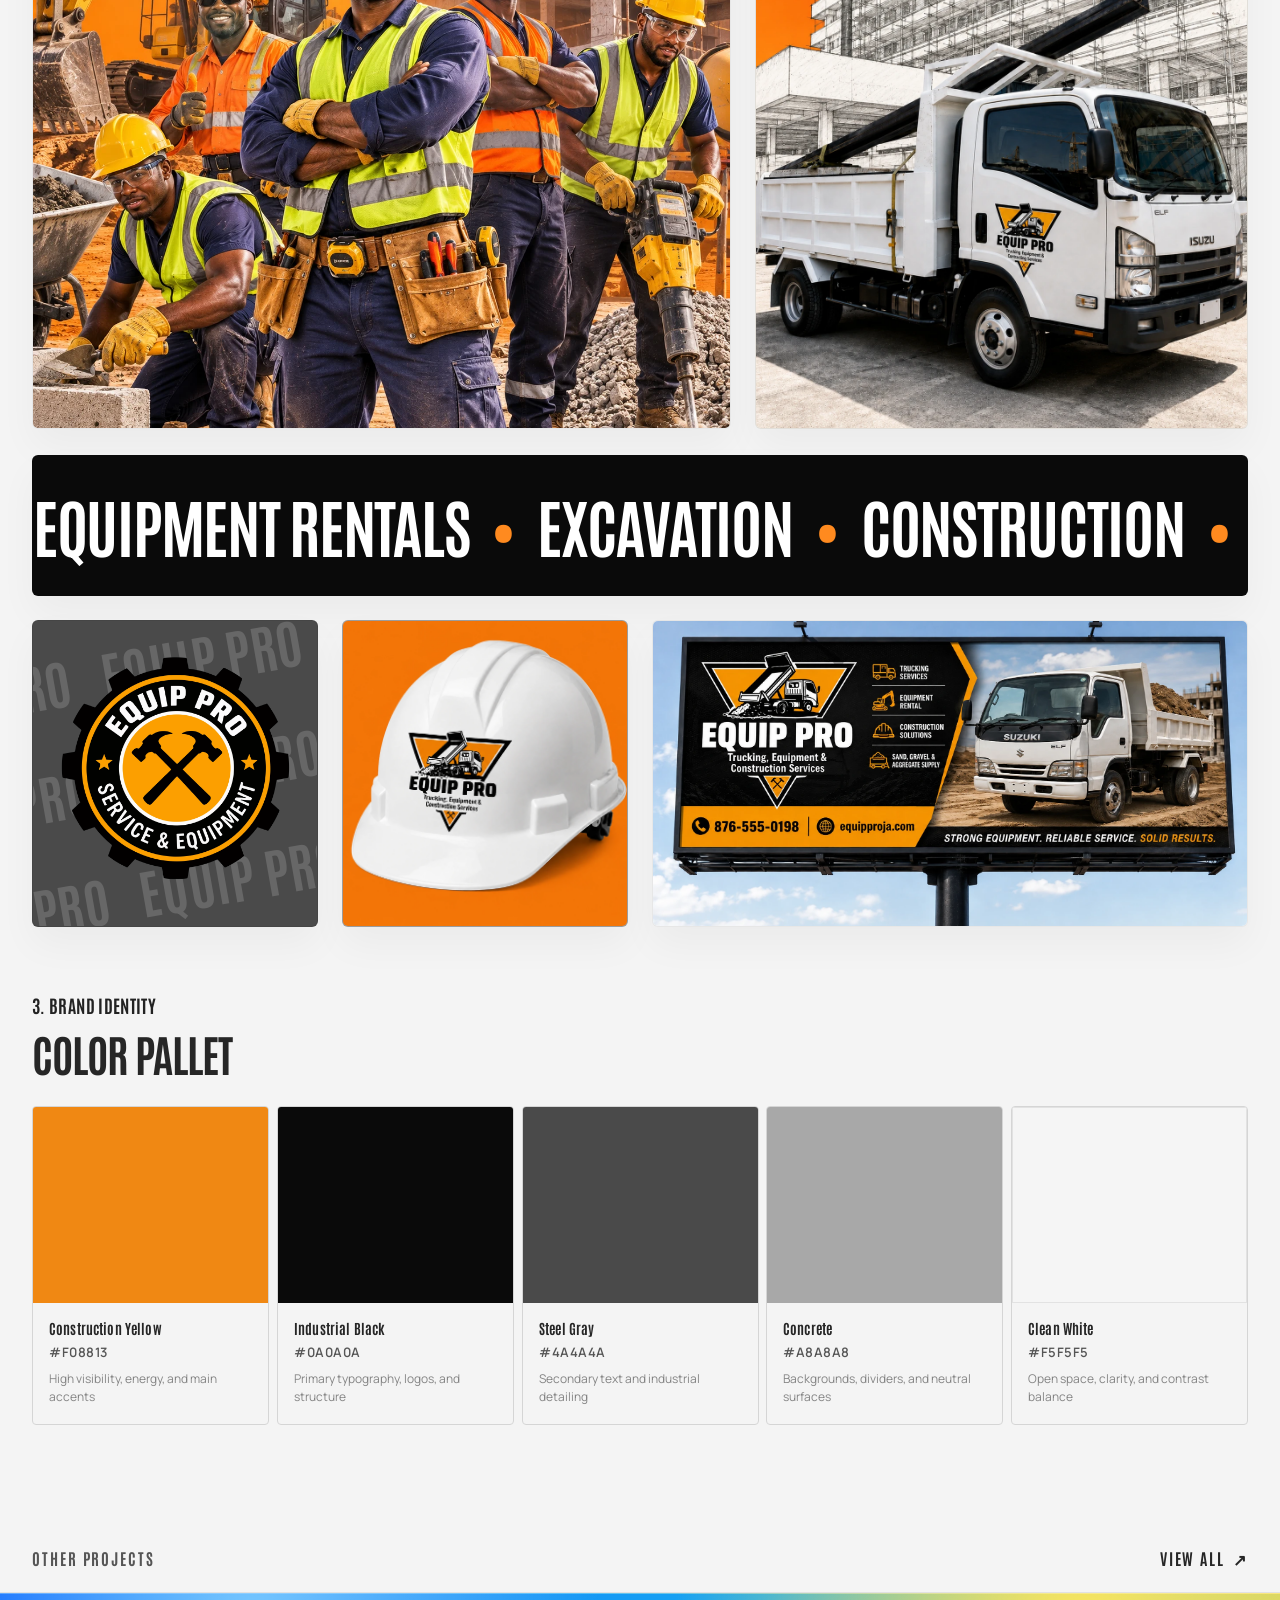
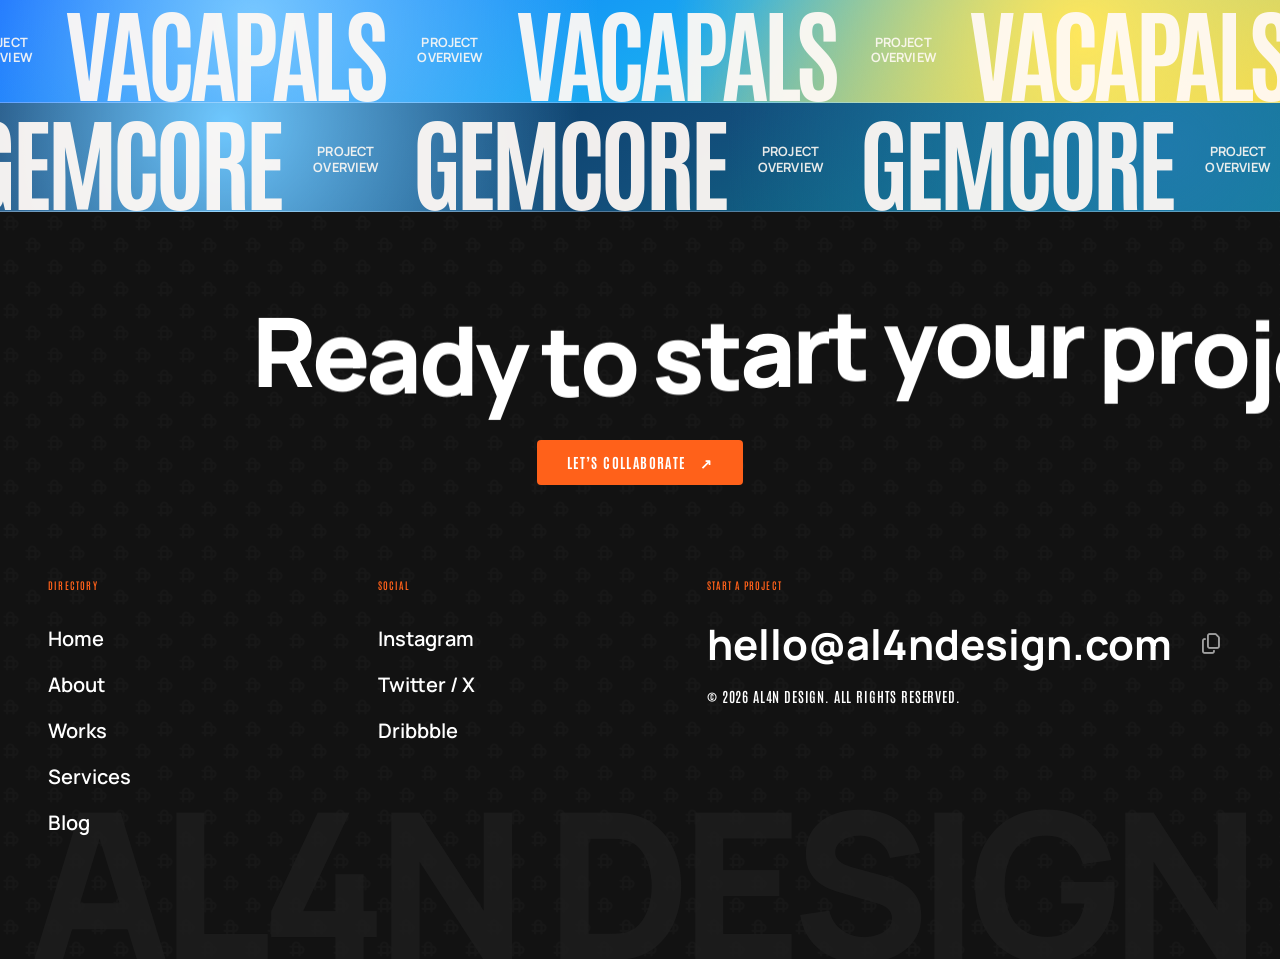
<file: equip-pro.html>
<!DOCTYPE html>
<html lang="en">
<head>
  <meta charset="UTF-8" />
  <meta name="viewport" content="width=device-width, initial-scale=1.0" />
  <title>Equip Pro | AL4N DESIGN</title>
  <meta name="geo.region" content="JM" />
  <meta name="geo.placename" content="Jamaica" />
  <meta name="language" content="English" />
  <meta property="og:locale" content="en_JM" />
  <meta name="description" content="Equip Pro by Jamaica-based AL4N DESIGN. A precise industrial brand language built to move with the power of the product." />
  <link rel="canonical" href="https://al4ndesign.com/equip-pro.html" />
  <meta property="og:title" content="Equip Pro | AL4N DESIGN" />
  <meta property="og:description" content="Equip Pro by Jamaica-based AL4N DESIGN. A precise industrial brand language built to move with the power of the product." />
  <meta property="og:type" content="website" />
  <meta property="og:url" content="https://al4ndesign.com/equip-pro.html" />
  <link rel="preconnect" href="https://fonts.googleapis.com" />
  <link rel="preconnect" href="https://fonts.gstatic.com" crossorigin />
  <link href="https://fonts.googleapis.com/css2?family=Antonio:wght@400;500;600;700&family=Oswald:wght@400;500;700&family=Saira+Condensed:wght@400;700;900&family=Manrope:wght@400;500;600;700;800&display=swap" rel="stylesheet" />
  <link rel="icon" type="image/svg+xml" href="al4n design.svg" />
  <link rel="stylesheet" href="https://cdnjs.cloudflare.com/ajax/libs/font-awesome/6.5.1/css/all.min.css" />
  <link rel="stylesheet" href="style.css?v=1.9.48" />
  <meta property="og:image" content="https://al4ndesign.com/assets/AL4NDESIGN.png" />
  <meta property="og:image:type" content="image/png" />
  <meta property="og:image:width" content="766" />
  <meta property="og:image:height" content="426" />
  <meta property="og:image:alt" content="Visit AL4N DESIGN .COM — white lettering on a blue background." />
  <meta name="twitter:card" content="summary_large_image" />
  <meta name="twitter:title" content="Equip Pro | AL4N DESIGN" />
  <meta name="twitter:description" content="Equip Pro by Jamaica-based AL4N DESIGN. A precise industrial brand language built to move with the power of the product." />
  <meta name="twitter:image" content="https://al4ndesign.com/assets/AL4NDESIGN.png" />
  <meta name="twitter:image:alt" content="Visit AL4N DESIGN .COM — white lettering on a blue background." />
</head>
<body class="project-page-body project-page-body--equip">
  <div data-site-nav data-page="project"></div>

  <main class="project-page">
    <div data-page-header="project" data-back-href="index.html#work" data-back-label="Back to AL4N DESIGN work section"></div>

    <section class="project-page__hero">
      <div>
        <h1 class="project-page__title">Equip Pro</h1>
      </div>
    </section>


    <section class="project-page__grid project-page__grid--story">
      <article class="project-page__panel">
        <span class="project-page__eyebrow">Overview</span>
        <h2>Built to work as hard as the brand</h2>
        <p>Equip Pro needed a logo and identity that could stand up to the demands of heavy industry. I designed a bold mark anchored by an inverted shield, construction-grade color, and typography that reads clearly from a distance on trucks, job sites, helmets, and uniforms.</p>
      </article>

      <aside class="project-page__panel">
        <div data-what-i-shaped
             data-c1-icon="fa-pen-nib" data-c1-title="Logo Design" data-c1-color="orange"
             data-c2-icon="fa-palette" data-c2-title="Visual Identity" data-c2-color="blue"
             data-c3-icon="fa-book-open" data-c3-title="Brand Guidelines" data-c3-color="purple">
        </div>
      </aside>
    </section>

    <h2 class="equip-section-heading">1. Logo Design</h2>    <section class="project-page__gallery project-page__gallery--editorial">
      <figure class="project-page__gallery-card">
        <div class="equip-logo-carousel" data-equip-carousel>
          <img class="equip-logo-carousel__image is-active" src="EQUIP PRO/EQUIP PRO.webp" alt="Equip Pro primary logo" loading="lazy" />
        </div>
      </figure>
      <figure class="project-page__gallery-card">
        <div class="equip-logo-card-media equip-logo-card-media--outline">
          <img src="EQUIP PRO/equip-pro-outline.webp" alt="Equip Pro outline logo" loading="lazy" />
        </div>
      </figure>
    </section>

    <h2 class="equip-section-heading">2. Visual Identity</h2>    <section class="vacapals-bento project-bento" aria-label="Additional project details">
      <button class="vacapals-bento__card vacapals-bento__card--media vacapals-bento__card--poster" type="button" data-bento-card aria-label="Equip Pro poster" aria-pressed="false"><img src="EQUIP PRO/EP POSTER.webp" alt="Equip Pro construction team poster" loading="lazy" /></button>
      <button class="vacapals-bento__card vacapals-bento__card--media vacapals-bento__card--truck" type="button" data-bento-card aria-label="Equip Pro truck application" aria-pressed="false"><img src="EQUIP PRO/EP TRUCK.webp" alt="Equip Pro branded truck" loading="lazy" /></button>
      <button class="vacapals-bento__card vacapals-bento__card--services" type="button" data-bento-card aria-label="Equip Pro services: equipment rentals, excavation, and construction" aria-pressed="false">
      <span class="equip-services-marquee" aria-hidden="true"><span>EQUIPMENT RENTALS <b>•</b> EXCAVATION <b>•</b> CONSTRUCTION <b>•</b>&nbsp;</span><span>EQUIPMENT RENTALS <b>•</b> EXCAVATION <b>•</b> CONSTRUCTION <b>•</b>&nbsp;</span></span></button>
      <button class="vacapals-bento__card vacapals-bento__card--media equip-pro-stamp-card" type="button" data-bento-card aria-label="Equip Pro stamp icon" aria-pressed="false"><span class="equip-pro-stamp-marquee" aria-hidden="true"><span>EQUIP PRO&nbsp;&nbsp; EQUIP PRO&nbsp;&nbsp; EQUIP PRO&nbsp;&nbsp;</span><span>EQUIP PRO&nbsp;&nbsp; EQUIP PRO&nbsp;&nbsp; EQUIP PRO&nbsp;&nbsp;</span><span>EQUIP PRO&nbsp;&nbsp; EQUIP PRO&nbsp;&nbsp; EQUIP PRO&nbsp;&nbsp;</span></span><img src="EQUIP PRO/EQUIP PRO STAMP ICON.webp" alt="Equip Pro stamp icon" loading="lazy" /></button>
      <button class="vacapals-bento__card vacapals-bento__card--media vacapals-bento__card--hardhat" type="button" data-bento-card aria-label="Equip Pro branded hard hat" aria-pressed="false"><img src="EQUIP PRO/EP HELMIT.webp" alt="White hard hat featuring the Equip Pro logo" loading="lazy" /></button>
      <button class="vacapals-bento__card vacapals-bento__card--media" type="button" data-bento-card aria-label="Equip Pro billboard content" aria-pressed="false"><img src="EQUIP PRO/equip-pro-billboard.webp" alt="Equip Pro billboard content" loading="lazy" /></button>
    </section>
    <h2 class="equip-section-heading">3. Brand Identity</h2>    <section class="project-page__colors" aria-label="Brand colors">
      <div class="project-page__colors-header">
        <h2>COLOR PALLET</h2>
      </div>
      <div class="project-page__color-grid">
        <div class="project-page__color-card">
          <div class="project-page__color-swatch" style="background: #F08813;"></div>
          <div class="project-page__color-info">
            <span class="project-page__color-name">Construction Yellow</span>
            <span class="project-page__color-hex">#F08813</span>
            <span class="project-page__color-role">High visibility, energy, and main accents</span>
          </div>
        </div>
        <div class="project-page__color-card">
          <div class="project-page__color-swatch" style="background: #0A0A0A;"></div>
          <div class="project-page__color-info">
            <span class="project-page__color-name">Industrial Black</span>
            <span class="project-page__color-hex">#0A0A0A</span>
            <span class="project-page__color-role">Primary typography, logos, and structure</span>
          </div>
        </div>
        <div class="project-page__color-card">
          <div class="project-page__color-swatch" style="background: #4A4A4A;"></div>
          <div class="project-page__color-info">
            <span class="project-page__color-name">Steel Gray</span>
            <span class="project-page__color-hex">#4A4A4A</span>
            <span class="project-page__color-role">Secondary text and industrial detailing</span>
          </div>
        </div>
        <div class="project-page__color-card">
          <div class="project-page__color-swatch" style="background: #A8A8A8;"></div>
          <div class="project-page__color-info">
            <span class="project-page__color-name">Concrete</span>
            <span class="project-page__color-hex">#A8A8A8</span>
            <span class="project-page__color-role">Backgrounds, dividers, and neutral surfaces</span>
          </div>
        </div>
        <div class="project-page__color-card">
          <div class="project-page__color-swatch" style="background: #F5F5F5; border: 1px solid rgba(0,0,0,.08);"></div>
          <div class="project-page__color-info">
            <span class="project-page__color-name">Clean White</span>
            <span class="project-page__color-hex">#F5F5F5</span>
            <span class="project-page__color-role">Open space, clarity, and contrast balance</span>
          </div>
        </div>
      </div>
    </section>
    <div class="project-page__nav-heading-row">
      <h3 class="project-page__nav-heading">Other Projects</h3>
      <a class="project-page__nav-heading-all" href="works.html">
        View all <span class="project-page__nav-heading-arrow" aria-hidden="true">↗</span>
      </a>
    </div>
    <nav class="project-page__nav" aria-label="Project navigation">
      <a class="project-page__nav-band project-page__nav-band--1 project-page__nav-band--vacapals" href="vacapals.html">
        <span class="project-page__nav-rail project-page__nav-rail--reverse">
          <span class="project-page__nav-pattern">
            <span class="project-page__nav-meta"><span>Project</span><span>Overview</span></span>
            <span class="project-page__nav-word">Vacapals</span>
            <span class="project-page__nav-meta"><span>Project</span><span>Overview</span></span>
            <span class="project-page__nav-word">Vacapals</span>
          </span>
          <span class="project-page__nav-pattern" aria-hidden="true">
            <span class="project-page__nav-meta"><span>Project</span><span>Overview</span></span>
            <span class="project-page__nav-word">Vacapals</span>
            <span class="project-page__nav-meta"><span>Project</span><span>Overview</span></span>
            <span class="project-page__nav-word">Vacapals</span>
          </span>
        </span>
      </a>
      <a class="project-page__nav-band project-page__nav-band--2 project-page__nav-band--gemcore" href="gemcore.html">
        <span class="project-page__nav-rail">
          <span class="project-page__nav-pattern">
            <span class="project-page__nav-word">Gemcore</span>
            <span class="project-page__nav-meta"><span>Project</span><span>Overview</span></span>
            <span class="project-page__nav-word">Gemcore</span>
            <span class="project-page__nav-meta"><span>Project</span><span>Overview</span></span>
          </span>
          <span class="project-page__nav-pattern" aria-hidden="true">
            <span class="project-page__nav-word">Gemcore</span>
            <span class="project-page__nav-meta"><span>Project</span><span>Overview</span></span>
            <span class="project-page__nav-word">Gemcore</span>
            <span class="project-page__nav-meta"><span>Project</span><span>Overview</span></span>
          </span>
        </span>
      </a>
                </nav>


  </main>
  <footer class="site-footer" id="site-footer">
    <div class="footer-dock-bar">
      <div class="bottom-bar-left">
        <span class="bottom-copy">© 2026 made by <a href="#" class="bottom-studio-link">AL4N DESIGN</a></span>
      </div>
      <div class="bottom-bar-center"></div>
      <div class="bottom-bar-right">
        <button type="button" class="join-btn">START YOUR PROJECT</button>
      </div>
    </div>

    <div class="footer-content">
      <div class="footer-grid">
        <div class="footer-col">
          <span class="footer-label">Directory</span>
          <nav class="footer-nav">
            <a href="index.html#hero" class="footer-link">Home</a>
            <a href="index.html#intro" class="footer-link">About</a>
            <a href="index.html#info" class="footer-link">Services</a>
            <a href="works.html" class="footer-link">Works</a>
          </nav>
        </div>
        <div class="footer-col">
          <span class="footer-label">Social</span>
          <nav class="footer-nav">
            <a href="https://instagram.com/al4ndesign" target="_blank" rel="noopener noreferrer" class="footer-link">Instagram</a>
            <a href="https://x.com/al4ndesign" target="_blank" rel="noopener noreferrer" class="footer-link">Twitter / X</a>
            <a href="https://dribbble.com/al4ndesign" target="_blank" rel="noopener noreferrer" class="footer-link">Dribbble</a>
          </nav>
        </div>
        <div class="footer-col">
          <span class="footer-label">Start a Project</span>
          <div class="footer-email-row">
            <a href="mailto:hello@al4ndesign.com" class="footer-email">hello@al4ndesign.com</a>
            <button id="copy-email-footer" class="copy-btn" title="Copy to clipboard">
              <i class="fa-regular fa-copy"></i>
              <span class="copy-tooltip">Copied!</span>
            </button>
          </div>
        </div>
      </div>
    </div>
    <p class="footer-giant-text">AL4N DESIGN</p>
  </footer>
  <script src="shared-components.js?v=1.4.13"></script>
  <script src="main.js?v=1.5.39"></script>

</body>
</html>
</file>
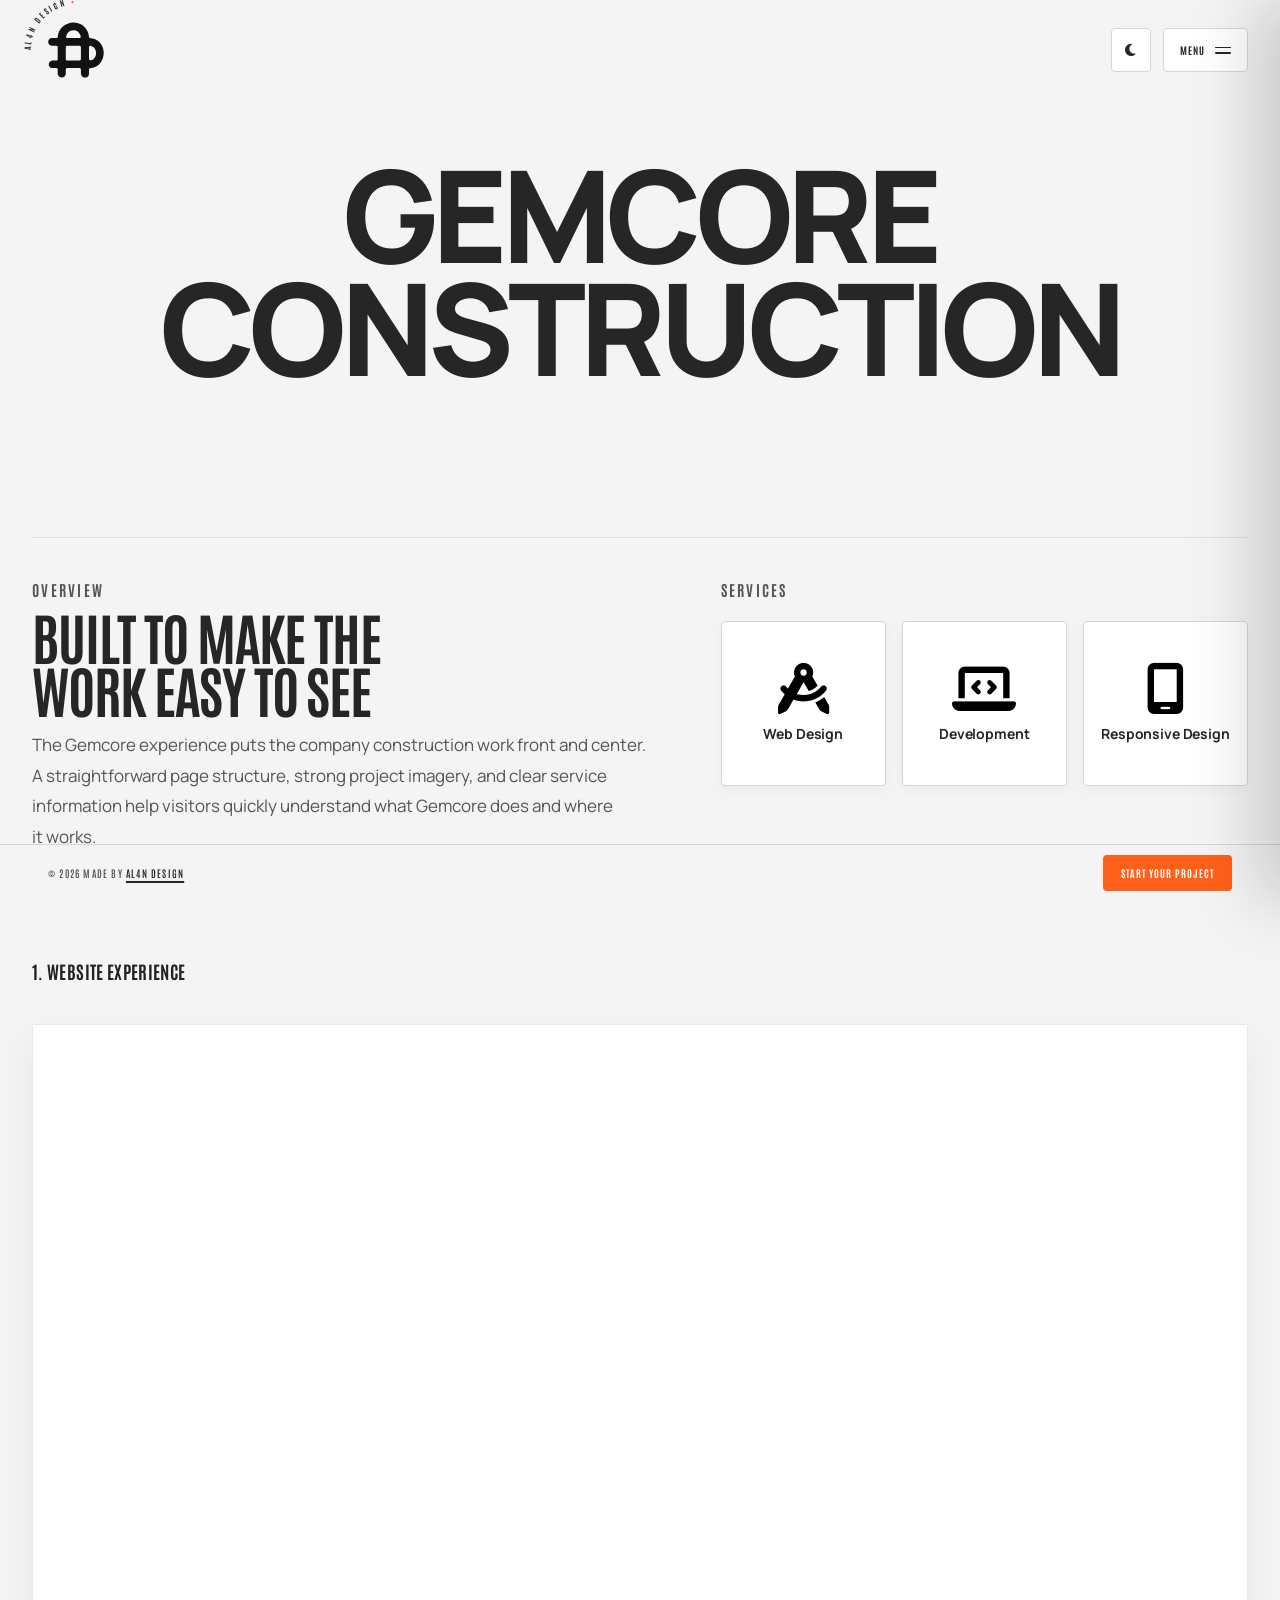
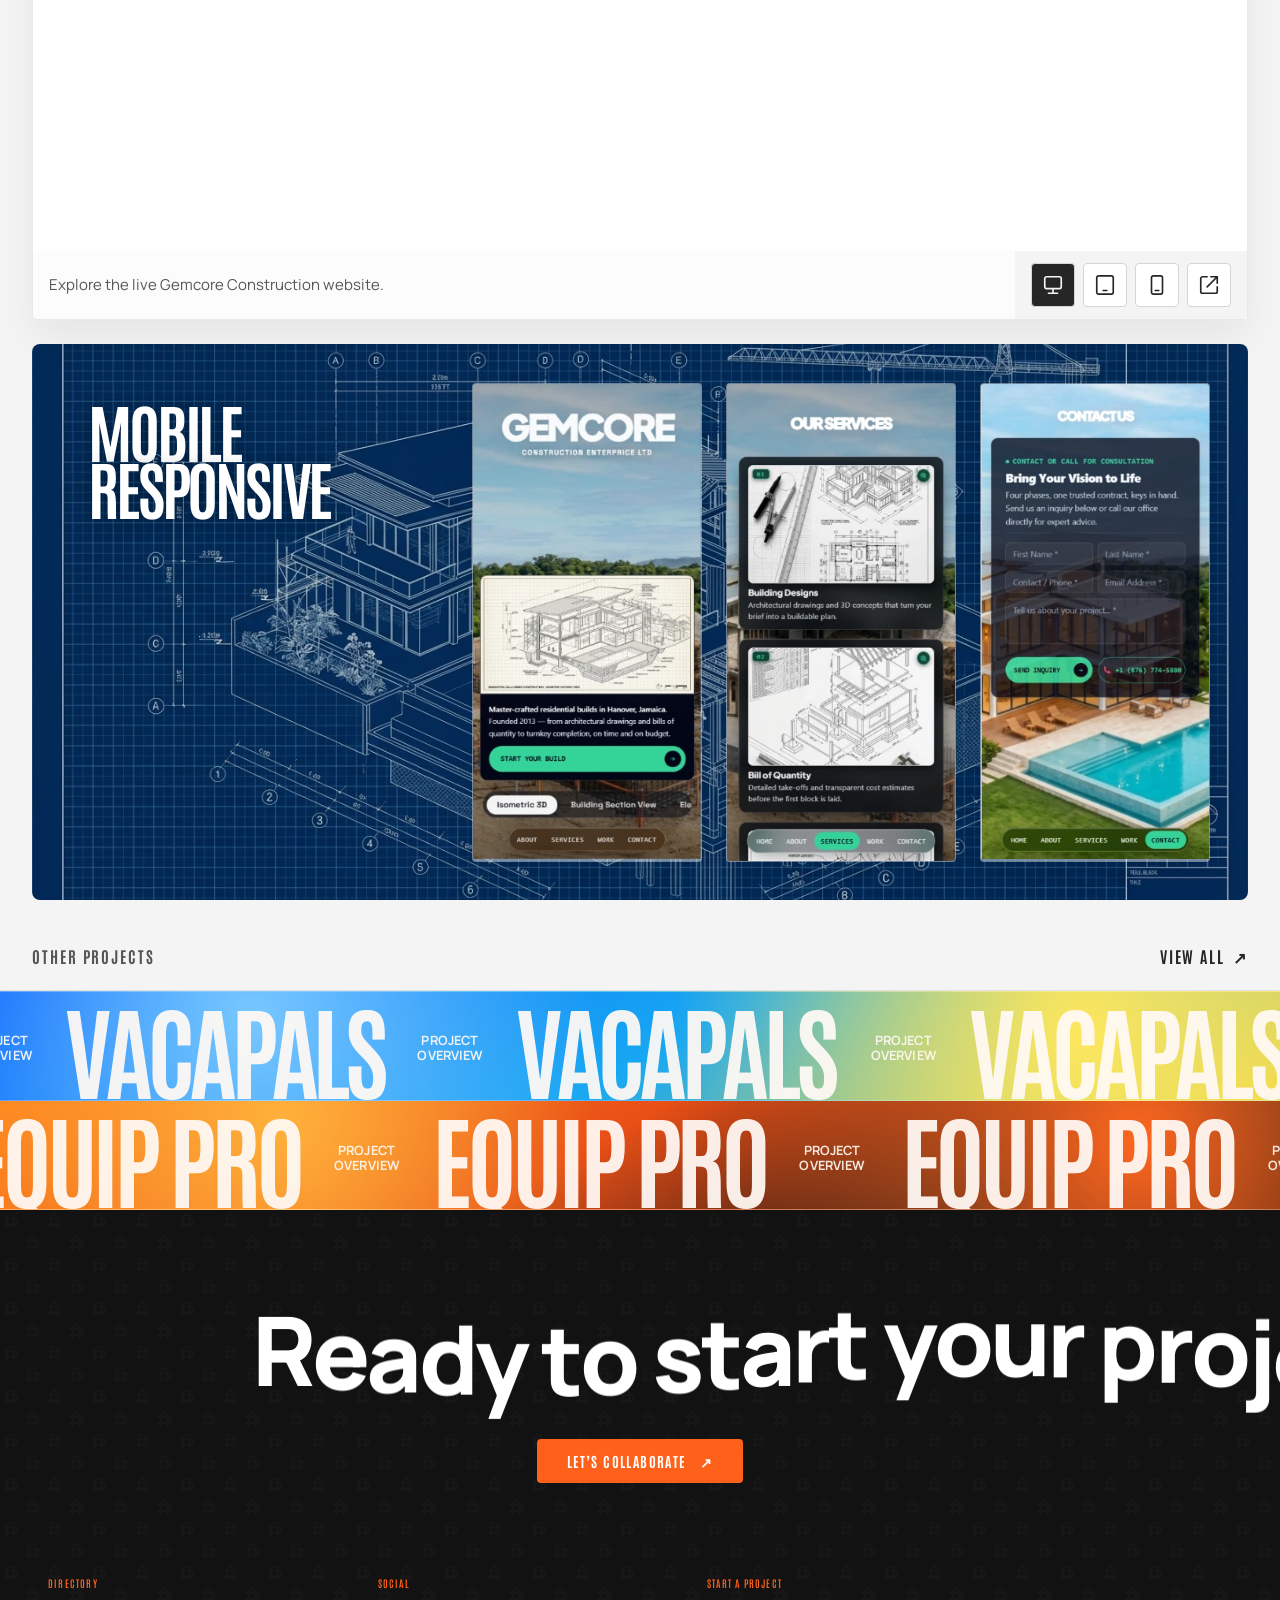
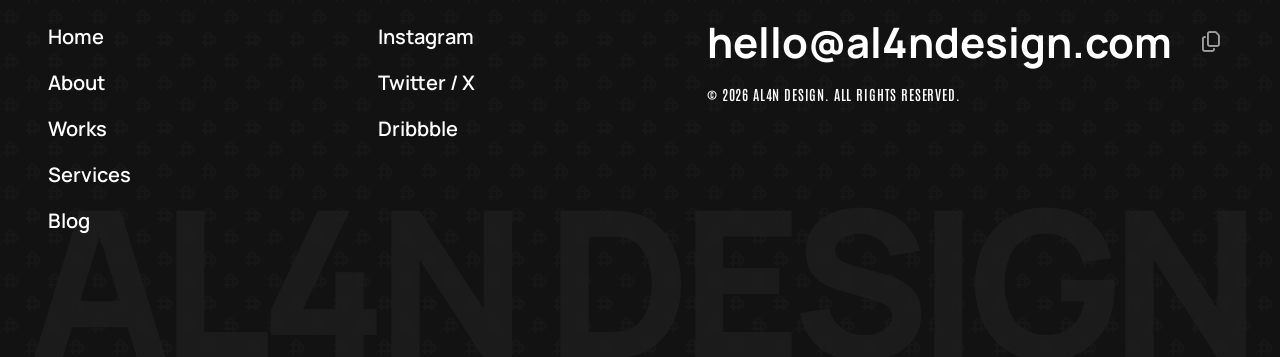
<file: gemcore.html>
<!DOCTYPE html>
<html lang="en">
<head>
  <meta charset="UTF-8" />
  <meta name="viewport" content="width=device-width, initial-scale=1.0" />
  <title>Gemcore Construction Website | AL4N DESIGN</title>
  <meta name="geo.region" content="JM" />
  <meta name="geo.placename" content="Jamaica" />
  <meta name="language" content="English" />
  <meta property="og:locale" content="en_JM" />
  <meta name="description" content="A clear digital presence for Gemcore Construction, designed by Jamaica-based AL4N DESIGN." />
  <link rel="canonical" href="https://al4ndesign.com/gemcore.html" />
  <meta property="og:title" content="Gemcore Construction Website | AL4N DESIGN" />
  <meta property="og:description" content="A clear digital presence for Gemcore Construction, designed by Jamaica-based AL4N DESIGN." />
  <meta property="og:type" content="website" />
  <meta property="og:url" content="https://al4ndesign.com/gemcore.html" />
  <link rel="preconnect" href="https://fonts.googleapis.com" />
  <link rel="preconnect" href="https://fonts.gstatic.com" crossorigin />
  <link href="https://fonts.googleapis.com/css2?family=Antonio:wght@400;500;600;700&family=Manrope:wght@400;500;600;700;800&display=swap" rel="stylesheet" />
  <link rel="icon" type="image/svg+xml" href="al4n design.svg" />
  <link rel="stylesheet" href="https://cdnjs.cloudflare.com/ajax/libs/font-awesome/6.5.1/css/all.min.css" />
  <link rel="stylesheet" href="style.css?v=1.9.48" />
  <meta property="og:image" content="https://al4ndesign.com/assets/AL4NDESIGN.png" />
  <meta property="og:image:type" content="image/png" />
  <meta property="og:image:width" content="766" />
  <meta property="og:image:height" content="426" />
  <meta property="og:image:alt" content="Visit AL4N DESIGN .COM — white lettering on a blue background." />
  <meta name="twitter:card" content="summary_large_image" />
  <meta name="twitter:title" content="Gemcore Construction Website | AL4N DESIGN" />
  <meta name="twitter:description" content="A clear digital presence for Gemcore Construction, designed by Jamaica-based AL4N DESIGN." />
  <meta name="twitter:image" content="https://al4ndesign.com/assets/AL4NDESIGN.png" />
  <meta name="twitter:image:alt" content="Visit AL4N DESIGN .COM — white lettering on a blue background." />
</head>
<body class="project-page-body project-page-body--campaign project-page-body--gemcore">
  <div data-site-nav data-page="project"></div>
  <main class="project-page">
    <div data-page-header="project" data-back-href="works.html" data-back-label="Back to selected works"></div>
    <section class="project-page__hero">
      <div>
        <h1 class="project-page__title">Gemcore Construction</h1>
      </div>
    </section>
    <section class="project-page__grid project-page__grid--story">
      <article class="project-page__panel">
        <span class="project-page__eyebrow">Overview</span>
        <h2>Built to make the work easy to see</h2>
        <p>The Gemcore experience puts the company construction work front and center. A straightforward page structure, strong project imagery, and clear service information help visitors quickly understand what Gemcore does and where it works.</p>
      </article>
      <aside class="project-page__panel">
        <div data-what-i-shaped
             data-c1-icon="fa-compass-drafting" data-c1-title="Web Design" data-c1-color="orange"
             data-c2-icon="fa-laptop-code" data-c2-title="Development" data-c2-color="blue"
             data-c3-icon="fa-mobile-screen" data-c3-title="Responsive Design" data-c3-color="purple"></div>
      </aside>
    </section>
    <h2 class="equip-section-heading">1. Website Experience</h2>
    <section class="project-page__gallery project-page__gallery--editorial" aria-label="Gemcore Construction website preview">
      <figure class="project-page__gallery-card project-page__gallery-card--website" style="position: relative; overflow: visible;">
        <div class="project-page__gallery-embed" aria-label="Gemcore Construction website preview">
          <div class="iframe-scaler">
            <iframe
              src="https://gemcoreconstruction.com/"
              title="Gemcore Construction website preview"
              loading="lazy"
              scrolling="auto"
              referrerpolicy="no-referrer-when-downgrade"></iframe>
          </div>
        </div>
        <div class="preview-device-controls" role="group" aria-label="Website preview controls">
          <button type="button" data-preview-device="web" aria-pressed="true" aria-label="Web preview" title="Web preview"><svg viewBox="0 0 24 24" aria-hidden="true"><rect x="3" y="3" width="18" height="13" rx="2"/><path d="M12 16v5m-5 0h10"/></svg></button>
          <button type="button" data-preview-device="tablet" aria-pressed="false" aria-label="Tablet preview" title="Tablet preview"><svg viewBox="0 0 24 24" aria-hidden="true"><rect x="3" y="2" width="18" height="20" rx="2"/><path d="M10 18h4"/></svg></button>
          <button type="button" data-preview-device="mobile" aria-pressed="false" aria-label="Mobile preview" title="Mobile preview"><svg viewBox="0 0 24 24" aria-hidden="true"><rect x="6" y="2" width="12" height="20" rx="2"/><path d="M10 18h4"/></svg></button>
          <a class="preview-live-link" href="https://gemcoreconstruction.com/" target="_blank" rel="noopener noreferrer" aria-label="Visit live site" title="Visit live site"><svg viewBox="0 0 24 24" aria-hidden="true"><path d="M14 3h7v7m0-7L10 14M10 3H5a2 2 0 0 0-2 2v14a2 2 0 0 0 2 2h14a2 2 0 0 0 2-2v-5"/></svg></a>
        </div>
        <figcaption>Explore the live Gemcore Construction website.</figcaption>
      </figure>
    </section>
    <section class="project-page__gallery gemcore-snapshot-grid" aria-label="Gemcore website snapshots">
      <div class="gemcore-snapshot-intro">
        <h3>Mobile<br />Responsive</h3>
      </div>
      <figure class="project-page__gallery-card gemcore-snapshot">
        <img src="assets/GC%20SNAP%20(1).webp" alt="Gemcore Construction homepage snapshot" loading="lazy" />
      </figure>
      <figure class="project-page__gallery-card gemcore-snapshot">
        <img src="assets/GC%20SNAP%20(2).webp" alt="Gemcore Construction services page snapshot" loading="lazy" />
      </figure>
      <figure class="project-page__gallery-card gemcore-snapshot">
        <img src="assets/GC%20SNAP%20(3).webp" alt="Gemcore Construction contact page snapshot" loading="lazy" />
      </figure>
    </section>
    <div class="project-page__nav-heading-row">
      <h3 class="project-page__nav-heading">Other Projects</h3>
      <a class="project-page__nav-heading-all" href="works.html">View all <span class="project-page__nav-heading-arrow" aria-hidden="true">↗</span></a>
    </div>
    <nav class="project-page__nav" aria-label="Project navigation">
      <a class="project-page__nav-band project-page__nav-band--1 project-page__nav-band--vacapals" href="vacapals.html">
        <span class="project-page__nav-rail project-page__nav-rail--reverse">
          <span class="project-page__nav-pattern">
            <span class="project-page__nav-meta"><span>Project</span><span>Overview</span></span>
            <span class="project-page__nav-word">Vacapals</span>
            <span class="project-page__nav-meta"><span>Project</span><span>Overview</span></span>
            <span class="project-page__nav-word">Vacapals</span>
          </span>
          <span class="project-page__nav-pattern" aria-hidden="true">
            <span class="project-page__nav-meta"><span>Project</span><span>Overview</span></span>
            <span class="project-page__nav-word">Vacapals</span>
            <span class="project-page__nav-meta"><span>Project</span><span>Overview</span></span>
            <span class="project-page__nav-word">Vacapals</span>
          </span>
        </span>
      </a>
      <a class="project-page__nav-band project-page__nav-band--2 project-page__nav-band--equip" href="equip-pro.html">
        <span class="project-page__nav-rail">
          <span class="project-page__nav-pattern">
            <span class="project-page__nav-word">Equip Pro</span>
            <span class="project-page__nav-meta"><span>Project</span><span>Overview</span></span>
            <span class="project-page__nav-word">Equip Pro</span>
            <span class="project-page__nav-meta"><span>Project</span><span>Overview</span></span>
          </span>
          <span class="project-page__nav-pattern" aria-hidden="true">
            <span class="project-page__nav-word">Equip Pro</span>
            <span class="project-page__nav-meta"><span>Project</span><span>Overview</span></span>
            <span class="project-page__nav-word">Equip Pro</span>
            <span class="project-page__nav-meta"><span>Project</span><span>Overview</span></span>
          </span>
        </span>
      </a>
    </nav>
  </main>
  <footer class="site-footer" id="site-footer"></footer>
  <script src="shared-components.js?v=1.4.13"></script>
  <script src="main.js?v=1.5.39"></script>
</body>
</html>
</file>
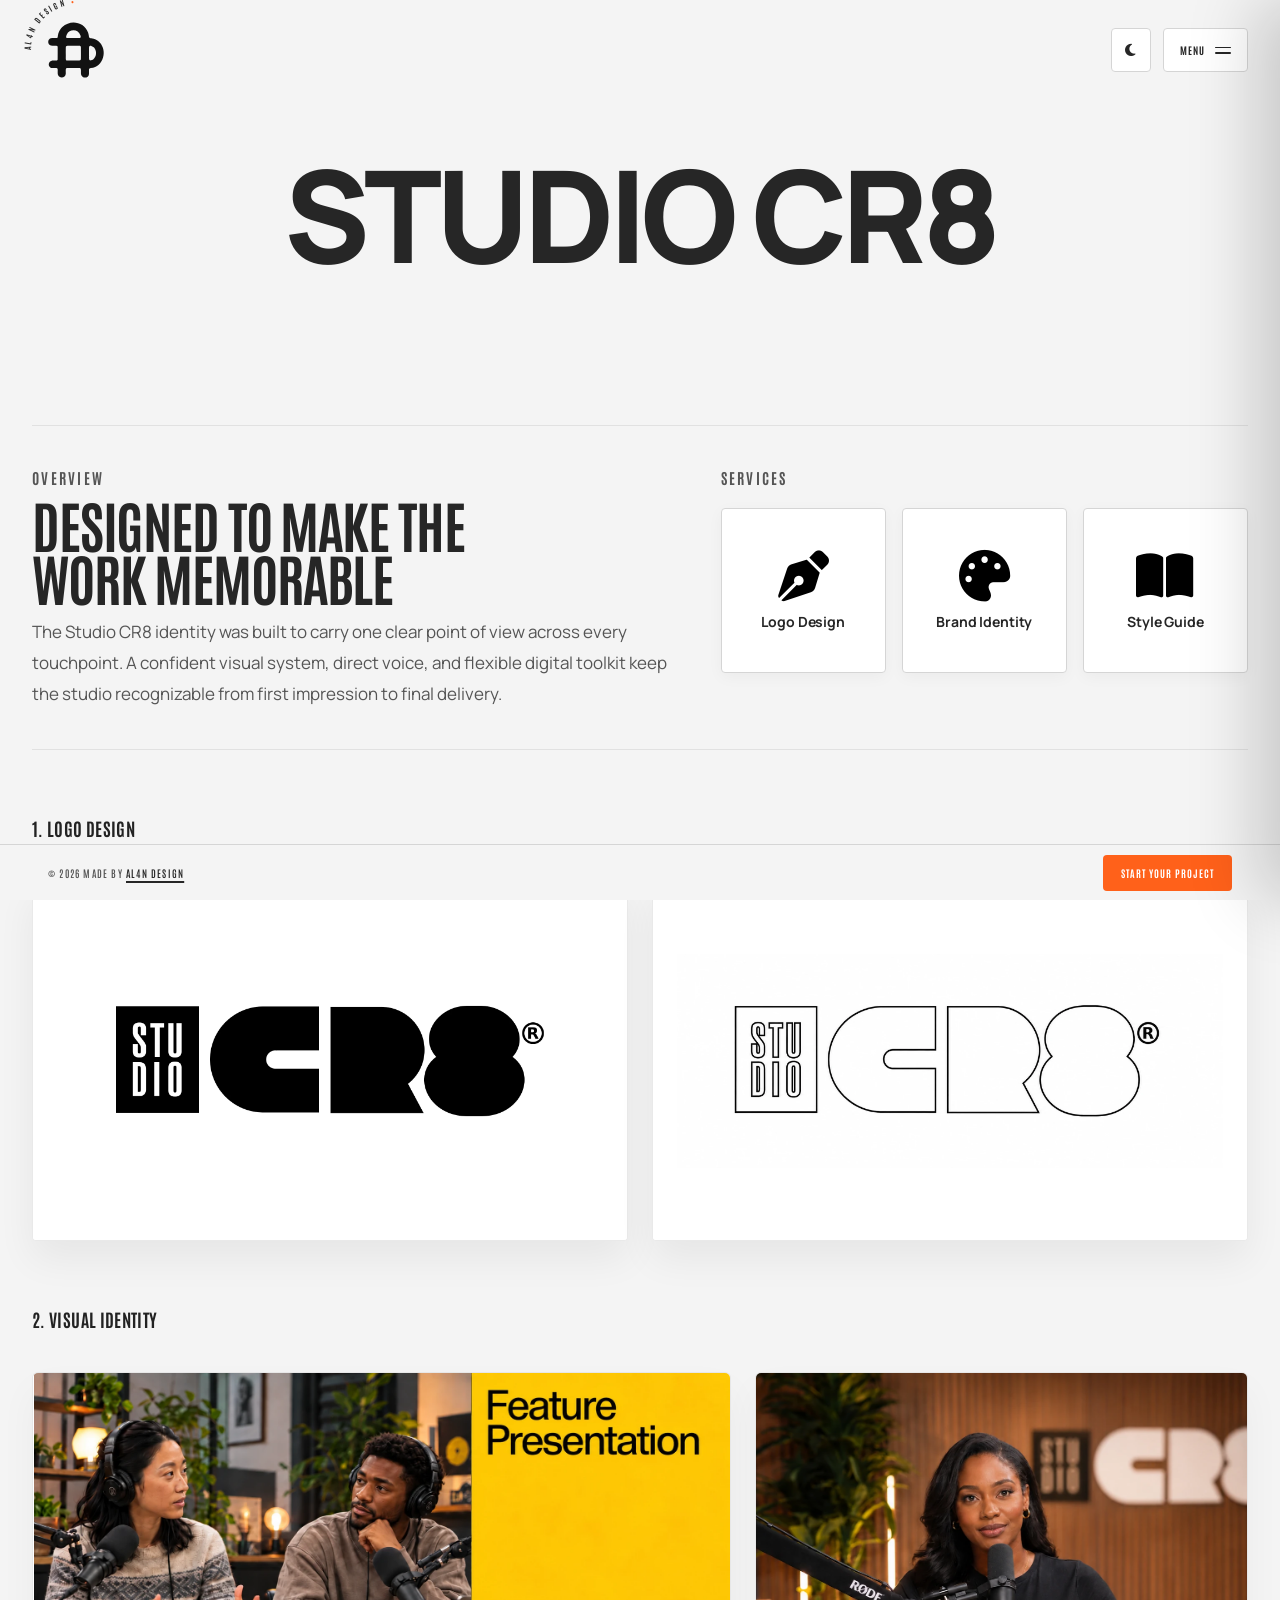
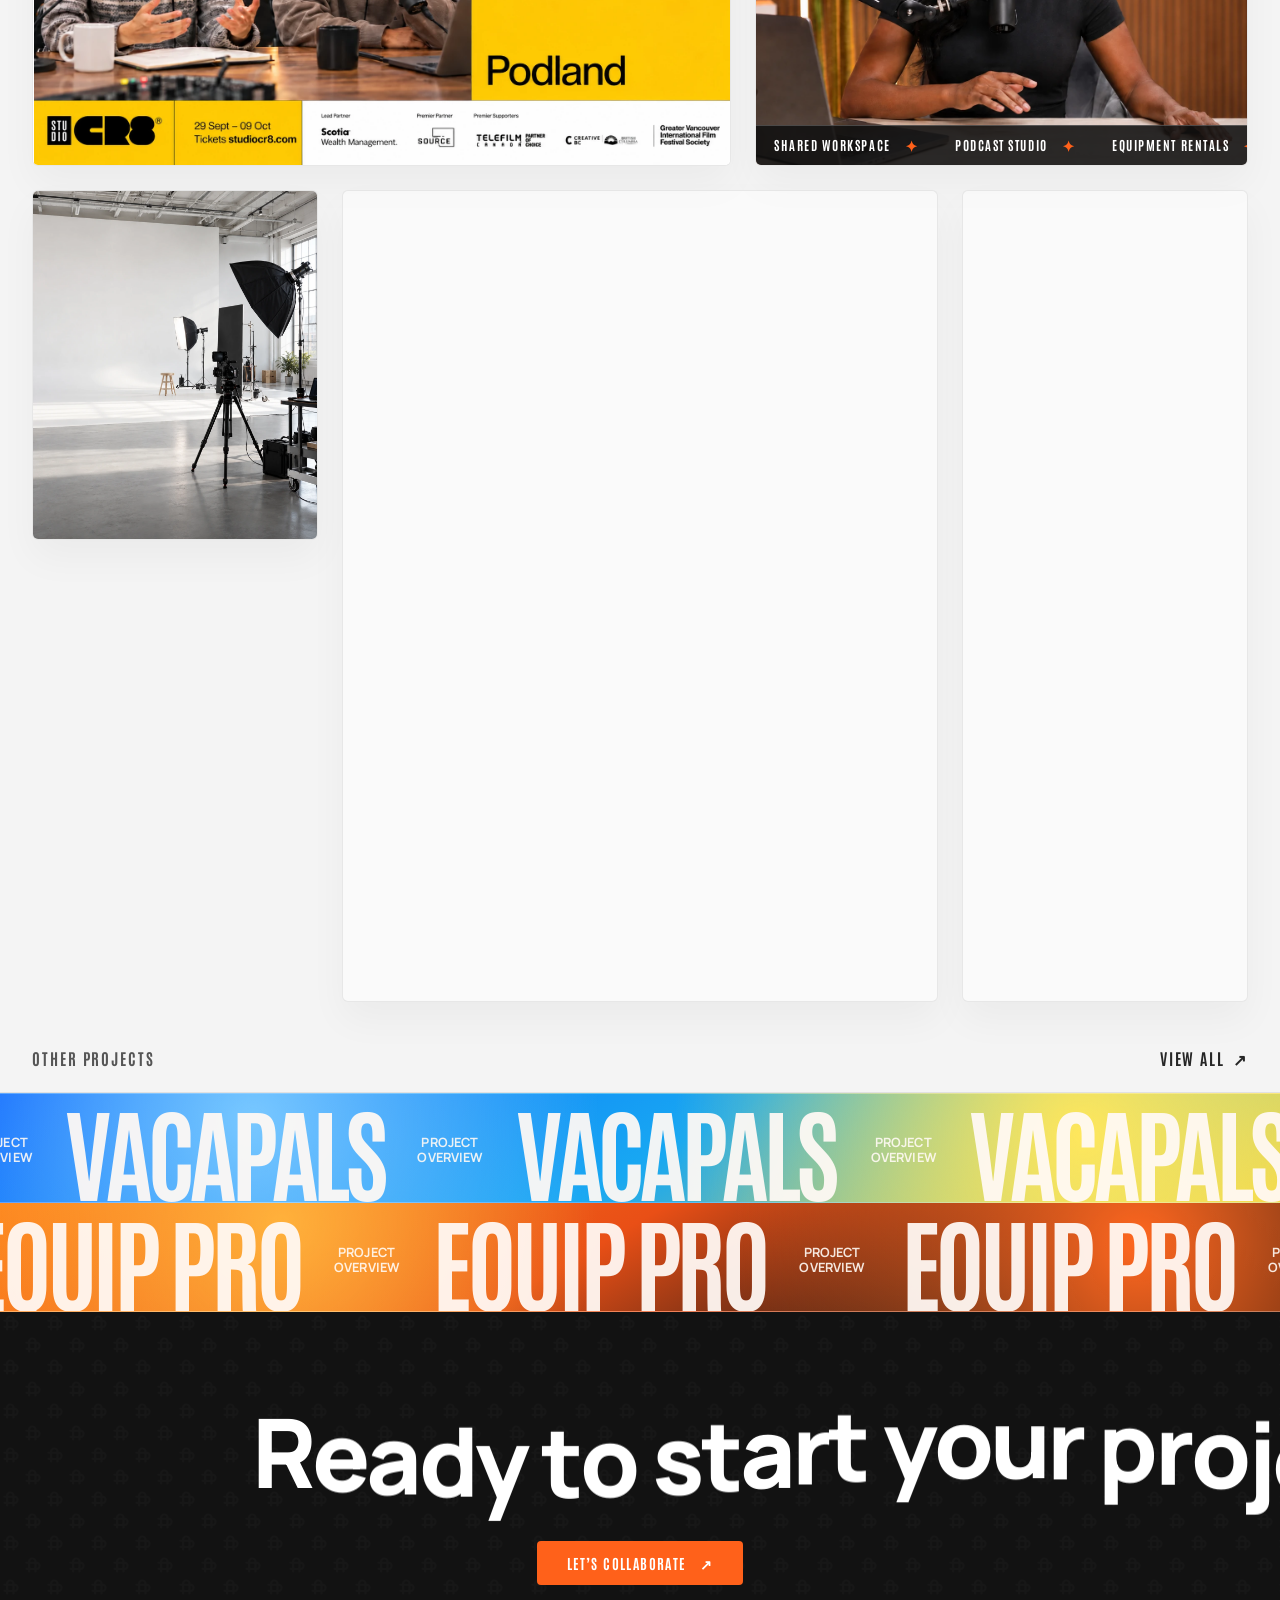
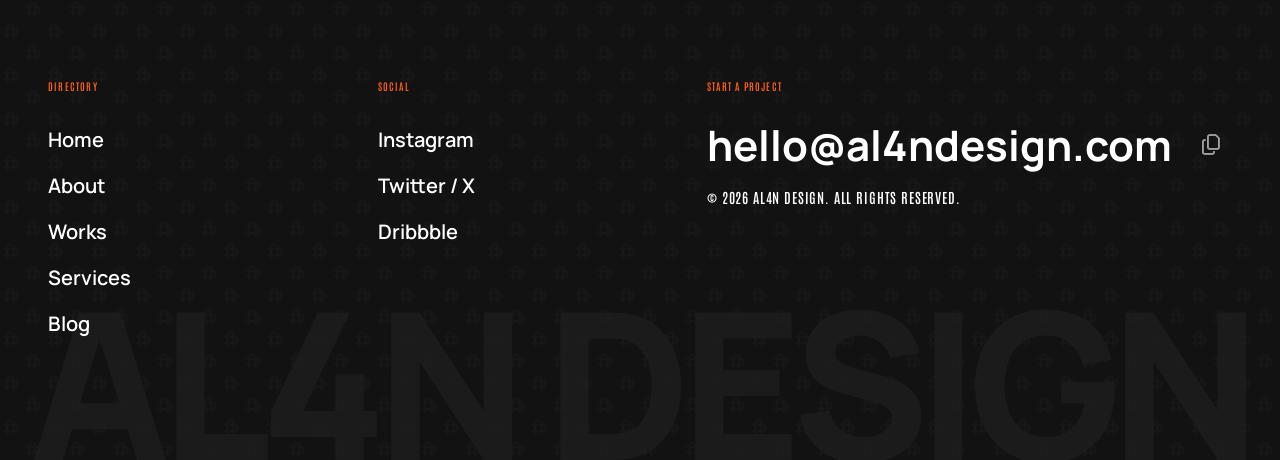
<file: studio-cr8.html>
<!DOCTYPE html>
<html lang="en">
<head>
  <meta charset="UTF-8" />
  <meta name="viewport" content="width=device-width, initial-scale=1.0" />
  <title>Studio CR8 Brand Identity | AL4N DESIGN</title>
  <meta name="geo.region" content="JM" />
  <meta name="geo.placename" content="Jamaica" />
  <meta name="language" content="English" />
  <meta property="og:locale" content="en_JM" />
  <meta name="description" content="Studio CR8's own brand identity system by Jamaica-based AL4N DESIGN, designed to bring its creative direction, voice, and digital presence together." />
  <link rel="canonical" href="https://al4ndesign.com/studio-cr8.html" />
  <meta property="og:title" content="Studio CR8 Brand Identity | AL4N DESIGN" />
  <meta property="og:description" content="Studio CR8's own brand identity system by Jamaica-based AL4N DESIGN, designed to bring its creative direction, voice, and digital presence together." />
  <meta property="og:type" content="website" />
  <meta property="og:url" content="https://al4ndesign.com/studio-cr8.html" />
  <link rel="preconnect" href="https://fonts.googleapis.com" />
  <link rel="preconnect" href="https://fonts.gstatic.com" crossorigin />
  <link href="https://fonts.googleapis.com/css2?family=Antonio:wght@400;500;600;700&family=Manrope:wght@400;500;600;700;800&display=swap" rel="stylesheet" />
  <link rel="icon" type="image/svg+xml" href="al4n design.svg" />
  <link rel="stylesheet" href="https://cdnjs.cloudflare.com/ajax/libs/font-awesome/6.5.1/css/all.min.css" />
  <link rel="stylesheet" href="style.css?v=1.9.48" />
  <meta property="og:image" content="https://al4ndesign.com/assets/AL4NDESIGN.png" />
  <meta property="og:image:type" content="image/png" />
  <meta property="og:image:width" content="766" />
  <meta property="og:image:height" content="426" />
  <meta property="og:image:alt" content="Visit AL4N DESIGN .COM — white lettering on a blue background." />
  <meta name="twitter:card" content="summary_large_image" />
  <meta name="twitter:title" content="Studio CR8 Brand Identity | AL4N DESIGN" />
  <meta name="twitter:description" content="Studio CR8's own brand identity system by Jamaica-based AL4N DESIGN, designed to bring its creative direction, voice, and digital presence together." />
  <meta name="twitter:image" content="https://al4ndesign.com/assets/AL4NDESIGN.png" />
  <meta name="twitter:image:alt" content="Visit AL4N DESIGN .COM — white lettering on a blue background." />
</head>
<body class="project-page-body project-page-body--campaign">
  <div data-site-nav data-page="project"></div>

  <main class="project-page">
    <div data-page-header="project" data-back-href="index.html#work" data-back-label="Back to AL4N DESIGN work section"></div>

    <section class="project-page__hero">
      <div>
        <h1 class="project-page__title">Studio CR8</h1>
      </div>
    </section>

    <section class="project-page__grid project-page__grid--story">
      <article class="project-page__panel">
        <span class="project-page__eyebrow">Overview</span>
        <h2>Designed to make the work memorable</h2>
        <p>The Studio CR8 identity was built to carry one clear point of view across every touchpoint. A confident visual system, direct voice, and flexible digital toolkit keep the studio recognizable from first impression to final delivery.</p>
      </article>

      <aside class="project-page__panel">
        <div data-what-i-shaped
             data-c1-icon="fa-pen-nib" data-c1-title="Logo Design" data-c1-color="blue"
             data-c2-icon="fa-palette" data-c2-title="Brand Identity" data-c2-color="orange"
             data-c3-icon="fa-book-open" data-c3-title="Style Guide" data-c3-color="purple">
        </div>
      </aside>
    </section>

    <h2 class="equip-section-heading">1. Logo Design</h2>    <section class="project-page__gallery project-page__gallery--editorial">
      <figure class="project-page__gallery-card project-page__gallery-card--contain">
        <img src="CR8.webp" alt="Studio CR8 logo composition" loading="lazy" />
      </figure>
      <figure class="project-page__gallery-card project-page__gallery-card--contain">
        <img src="Studio CR8/cr8 (15).webp" alt="Studio CR8 brand system" loading="lazy" />
      </figure>
    </section>

    <h2 class="equip-section-heading">2. Visual Identity</h2>    <section class="vacapals-bento project-bento" aria-label="Additional project details">
      <button class="vacapals-bento__card vacapals-bento__card--media project-bento__poster" type="button" data-bento-card aria-label="Podland feature presentation poster" aria-pressed="false">
        <img src="Studio CR8/Feature Presentation_ Podland Podcast Poster.webp" alt="Podland feature presentation poster for Studio CR8, with two podcast guests, event details, and partner logos" loading="lazy" />
      </button>
      <button class="vacapals-bento__card vacapals-bento__card--media" type="button" data-bento-card aria-label="Studio CR8 visual identity reference: shared workspace, podcast studio, equipment rentals, pre-production, engineer assistant" aria-pressed="false">
        <img src="Studio CR8/ChatGPT Image Aug 10, 2026, 10_22_59 AM.webp" alt="Studio CR8 visual identity reference" loading="lazy" />
        <span class="project-bento__marquee" aria-hidden="true">
          <span class="project-bento__marquee-track">
            <span class="project-bento__marquee-item">Shared workspace</span>
            <span class="project-bento__marquee-item">Podcast studio</span>
            <span class="project-bento__marquee-item">Equipment rentals</span>
            <span class="project-bento__marquee-item">Pre-production</span>
            <span class="project-bento__marquee-item">Engineer assistant</span>
            <span class="project-bento__marquee-item">Shared workspace</span>
            <span class="project-bento__marquee-item">Podcast studio</span>
            <span class="project-bento__marquee-item">Equipment rentals</span>
            <span class="project-bento__marquee-item">Pre-production</span>
            <span class="project-bento__marquee-item">Engineer assistant</span>
          </span>
        </span>
      </button>

      <button class="vacapals-bento__card vacapals-bento__card--media" type="button" data-bento-card aria-label="Studio CR8 podcast studio background" aria-pressed="false">
        <img src="Studio CR8/studio-photo-bg.webp" alt="Studio CR8 podcast studio interior background" loading="lazy" />
      </button>
      <button class="vacapals-bento__card" type="button" data-bento-card aria-label="Reserved project detail card 5" aria-pressed="false"></button>
      <button class="vacapals-bento__card" type="button" data-bento-card aria-label="Reserved project detail card 6" aria-pressed="false"></button>
    </section>
    <div class="project-page__nav-heading-row">
      <h3 class="project-page__nav-heading">Other Projects</h3>
      <a class="project-page__nav-heading-all" href="works.html">
        View all <span class="project-page__nav-heading-arrow" aria-hidden="true">↗</span>
      </a>
    </div>
    <nav class="project-page__nav" aria-label="Project navigation">
      <a class="project-page__nav-band project-page__nav-band--1 project-page__nav-band--vacapals" href="vacapals.html">
        <span class="project-page__nav-rail project-page__nav-rail--reverse">
          <span class="project-page__nav-pattern">
            <span class="project-page__nav-meta"><span>Project</span><span>Overview</span></span>
            <span class="project-page__nav-word">Vacapals</span>
            <span class="project-page__nav-meta"><span>Project</span><span>Overview</span></span>
            <span class="project-page__nav-word">Vacapals</span>
          </span>
          <span class="project-page__nav-pattern" aria-hidden="true">
            <span class="project-page__nav-meta"><span>Project</span><span>Overview</span></span>
            <span class="project-page__nav-word">Vacapals</span>
            <span class="project-page__nav-meta"><span>Project</span><span>Overview</span></span>
            <span class="project-page__nav-word">Vacapals</span>
          </span>
        </span>
      </a>
      <a class="project-page__nav-band project-page__nav-band--2 project-page__nav-band--equip" href="equip-pro.html">
        <span class="project-page__nav-rail">
          <span class="project-page__nav-pattern">
            <span class="project-page__nav-word">Equip Pro</span>
            <span class="project-page__nav-meta"><span>Project</span><span>Overview</span></span>
            <span class="project-page__nav-word">Equip Pro</span>
            <span class="project-page__nav-meta"><span>Project</span><span>Overview</span></span>
          </span>
          <span class="project-page__nav-pattern" aria-hidden="true">
            <span class="project-page__nav-word">Equip Pro</span>
            <span class="project-page__nav-meta"><span>Project</span><span>Overview</span></span>
            <span class="project-page__nav-word">Equip Pro</span>
            <span class="project-page__nav-meta"><span>Project</span><span>Overview</span></span>
          </span>
        </span>
      </a>
                </nav>


  </main>
  <footer class="site-footer" id="site-footer">
    <div class="footer-dock-bar">
      <div class="bottom-bar-left">
        <span class="bottom-copy">© 2026 made by <a href="#" class="bottom-studio-link">AL4N DESIGN</a></span>
      </div>
      <div class="bottom-bar-center"></div>
      <div class="bottom-bar-right">
        <button type="button" class="join-btn">START YOUR PROJECT</button>
      </div>
    </div>

    <div class="footer-content">
      <div class="footer-grid">
        <div class="footer-col">
          <span class="footer-label">Directory</span>
          <nav class="footer-nav">
            <a href="index.html#hero" class="footer-link">Home</a>
            <a href="index.html#intro" class="footer-link">About</a>
            <a href="index.html#info" class="footer-link">Services</a>
            <a href="works.html" class="footer-link">Works</a>
          </nav>
        </div>
        <div class="footer-col">
          <span class="footer-label">Social</span>
          <nav class="footer-nav">
            <a href="https://instagram.com/al4ndesign" target="_blank" rel="noopener noreferrer" class="footer-link">Instagram</a>
            <a href="https://x.com/al4ndesign" target="_blank" rel="noopener noreferrer" class="footer-link">Twitter / X</a>
            <a href="https://dribbble.com/al4ndesign" target="_blank" rel="noopener noreferrer" class="footer-link">Dribbble</a>
          </nav>
        </div>
        <div class="footer-col">
          <span class="footer-label">Start a Project</span>
          <div class="footer-email-row">
            <a href="mailto:hello@al4ndesign.com" class="footer-email">hello@al4ndesign.com</a>
            <button id="copy-email-footer" class="copy-btn" title="Copy to clipboard">
              <i class="fa-regular fa-copy"></i>
              <span class="copy-tooltip">Copied!</span>
            </button>
          </div>
        </div>
      </div>
    </div>
    <p class="footer-giant-text">AL4N DESIGN</p>
  </footer>
  <script src="shared-components.js?v=1.4.13"></script>
  <script src="main.js?v=1.5.39"></script>
</body>
</html>
</file>
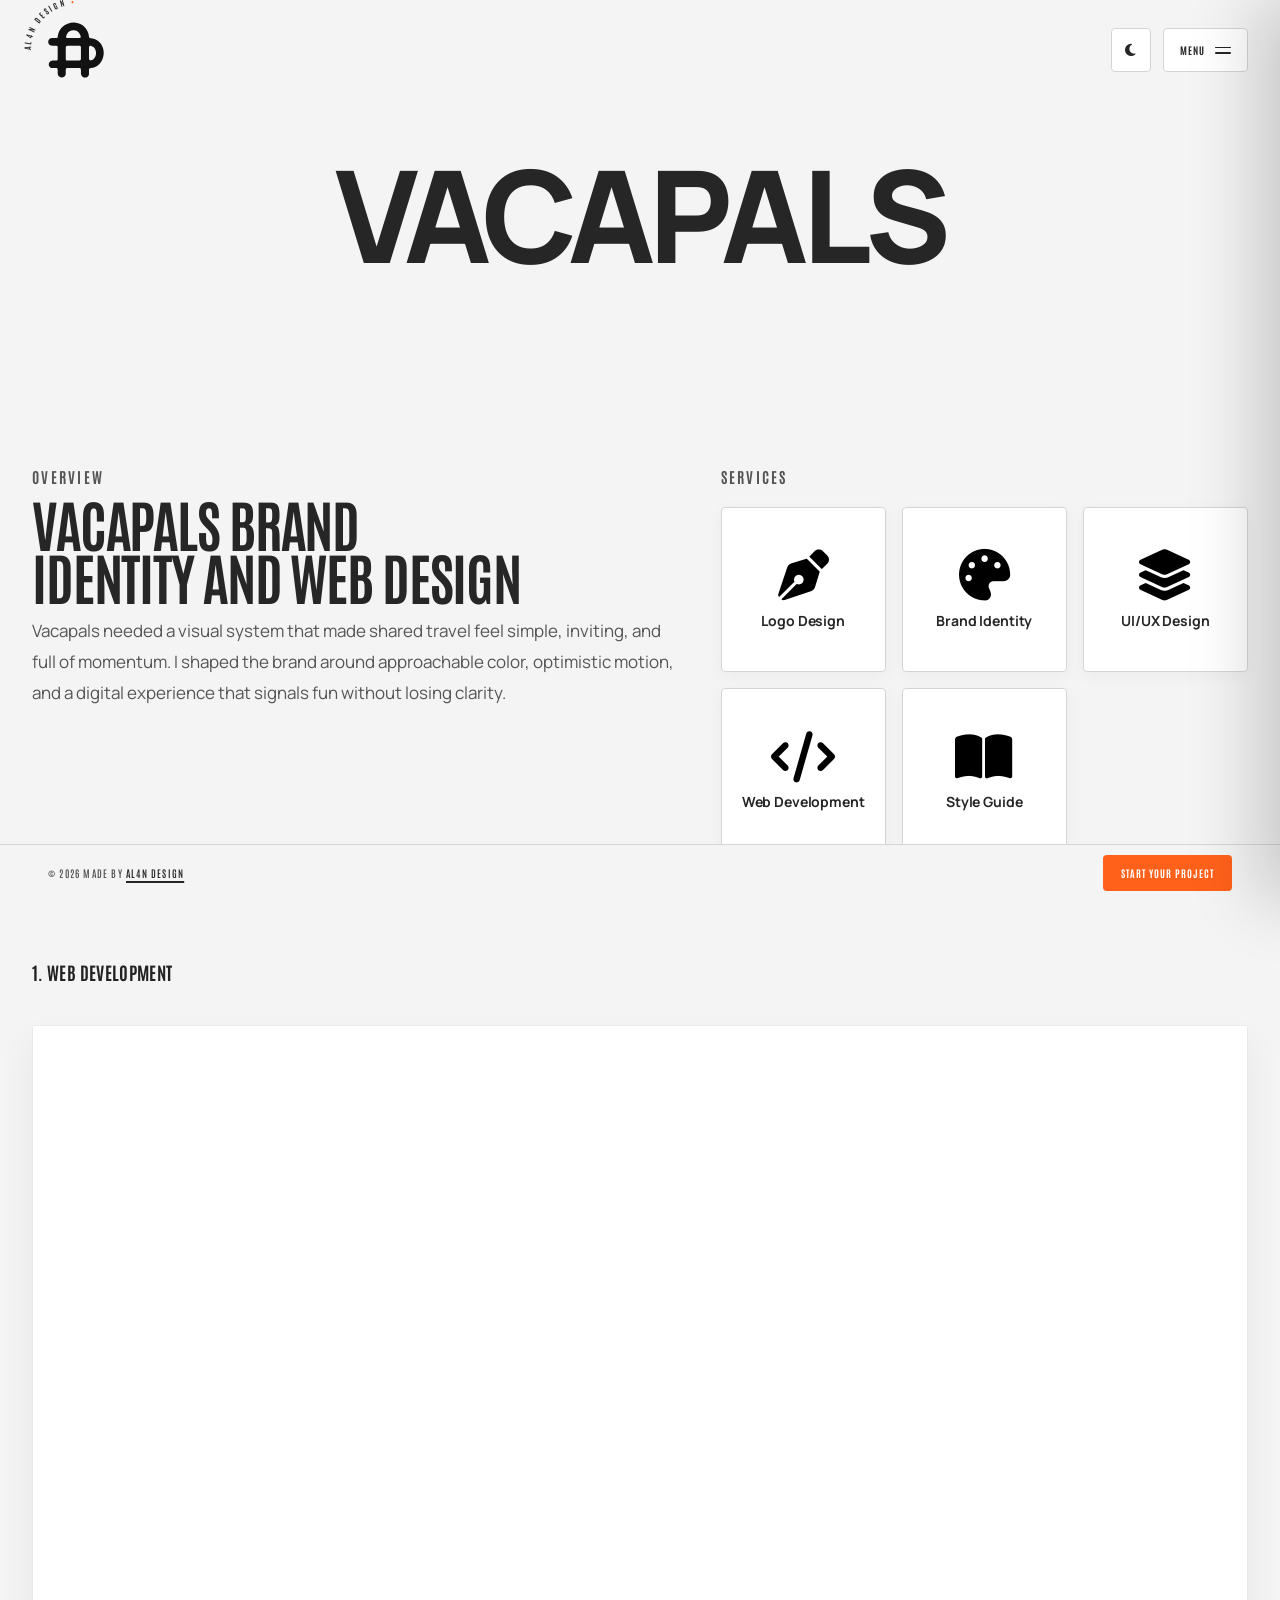
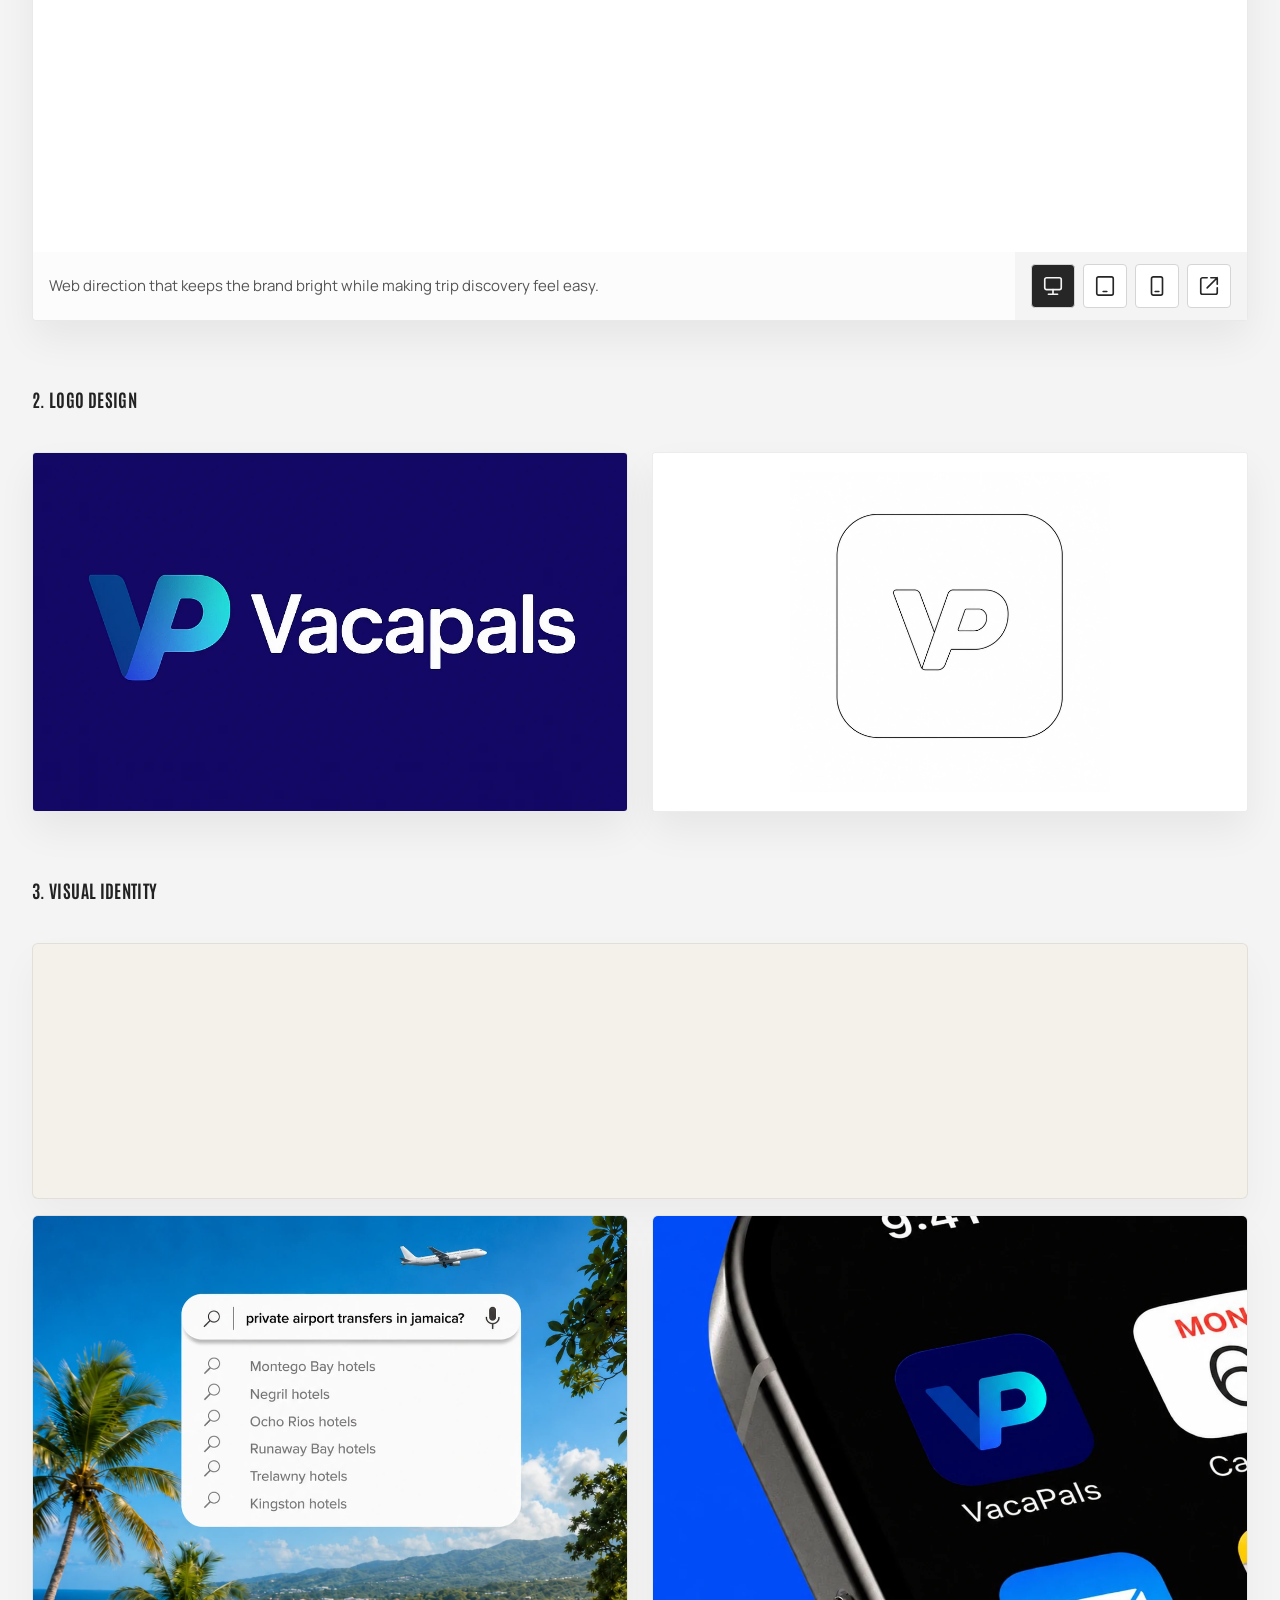
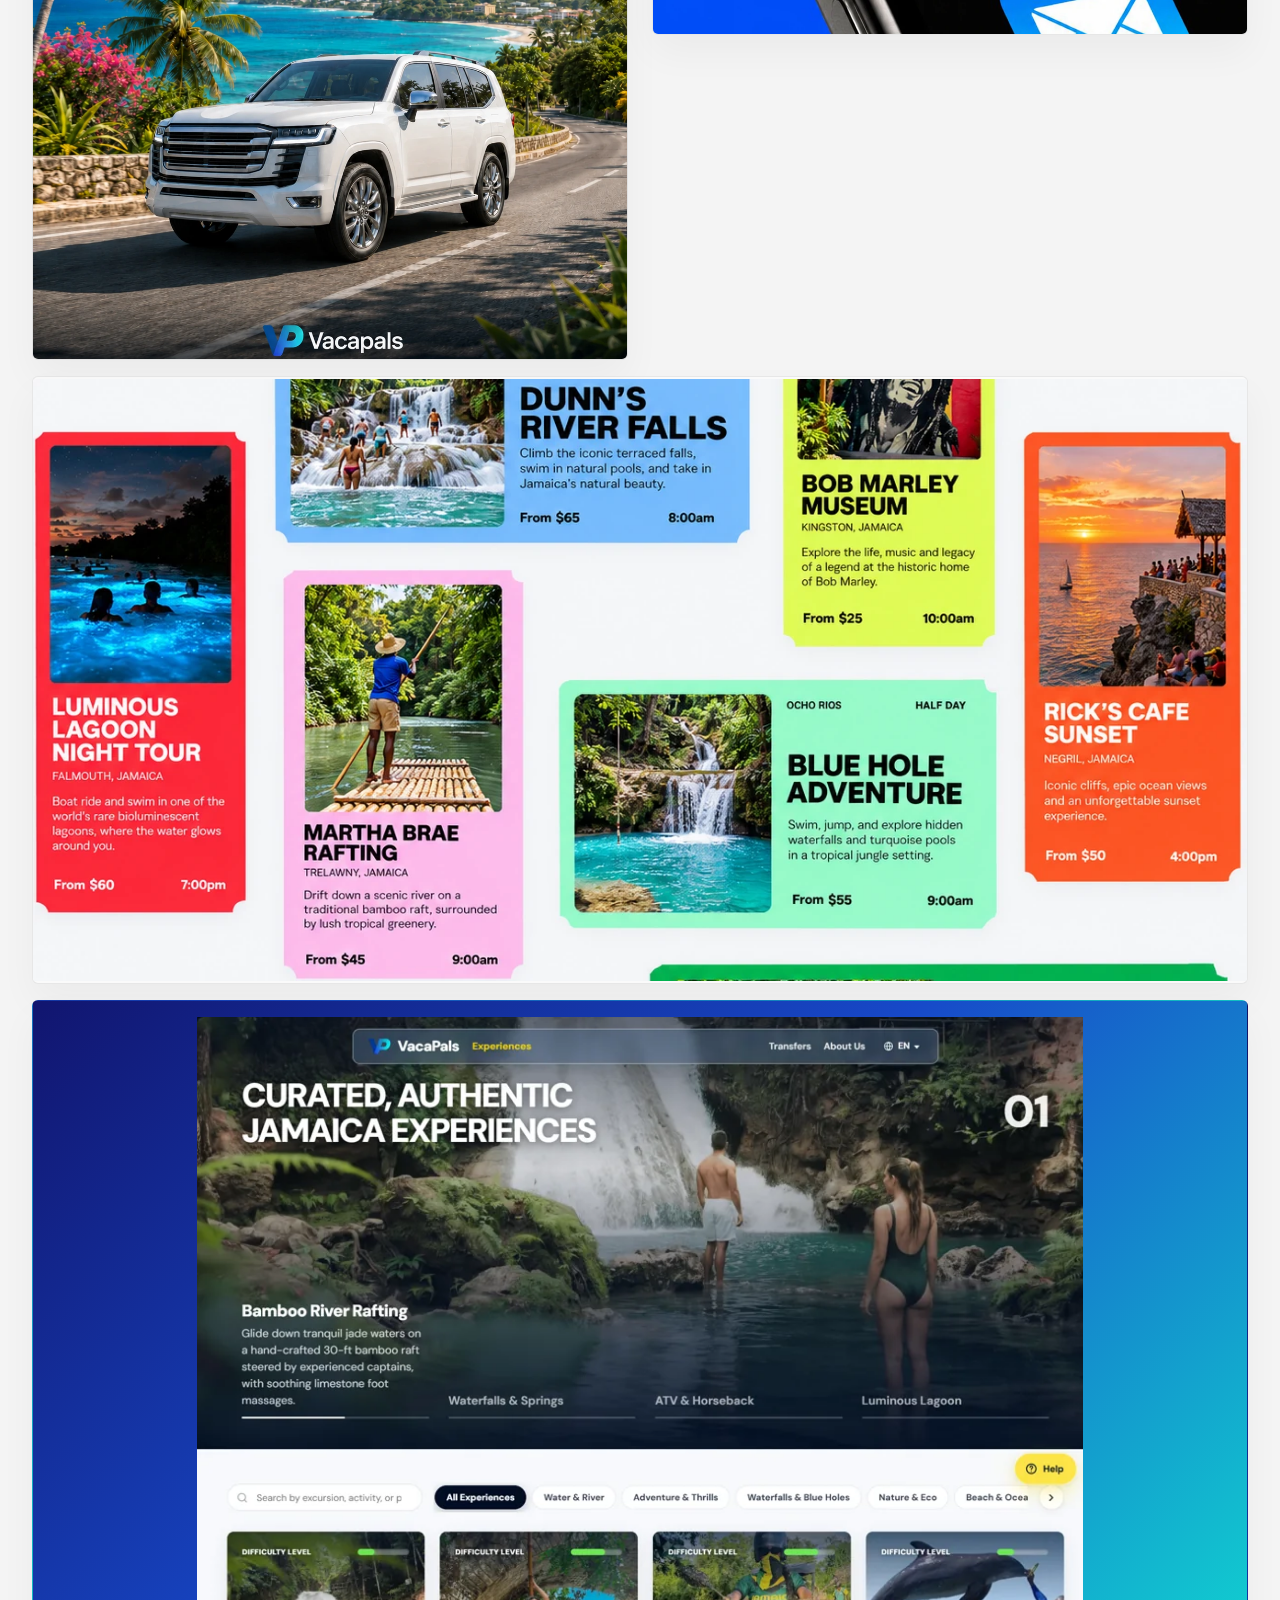
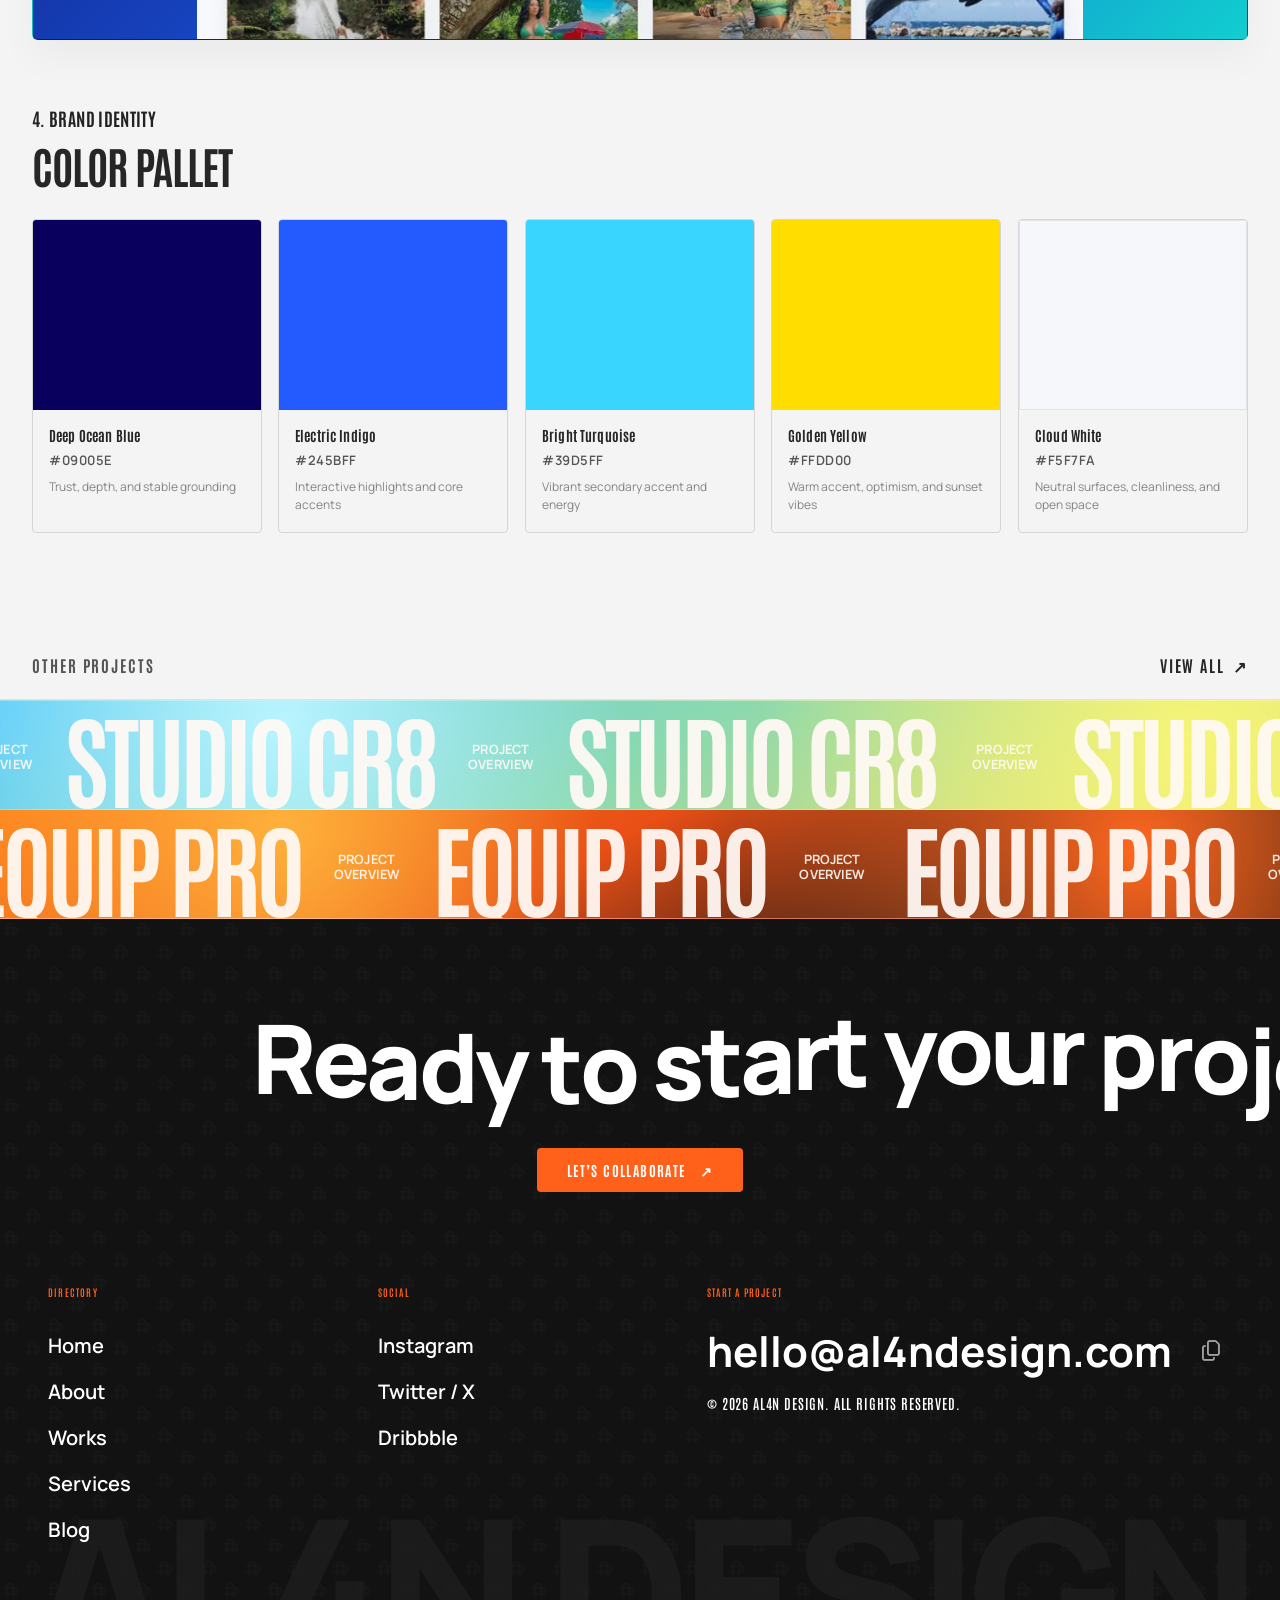
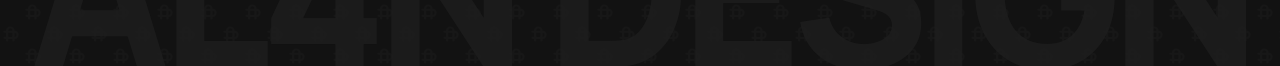
<file: vacapals.html>
<!DOCTYPE html>
<html lang="en">
<head>
  <meta charset="UTF-8" />
  <meta name="viewport" content="width=device-width, initial-scale=1.0" />
  <title>Vacapals | AL4N DESIGN</title>
  <meta name="geo.region" content="JM" />
  <meta name="geo.placename" content="Jamaica" />
  <meta name="language" content="English" />
  <meta property="og:locale" content="en_JM" />
  <meta name="description" content="Vacapals by Jamaica-based AL4N DESIGN. A bright brand ecosystem for people who would rather travel together." />
  <link rel="canonical" href="https://al4ndesign.com/vacapals.html" />
  <meta property="og:title" content="Vacapals | AL4N DESIGN" />
  <meta property="og:description" content="Vacapals by Jamaica-based AL4N DESIGN. A bright brand ecosystem for people who would rather travel together." />
  <meta property="og:type" content="website" />
  <meta property="og:url" content="https://al4ndesign.com/vacapals.html" />
  <link rel="preconnect" href="https://fonts.googleapis.com" />
  <link rel="preconnect" href="https://fonts.gstatic.com" crossorigin />
  <link href="https://fonts.googleapis.com/css2?family=Antonio:wght@400;500;600;700&family=DM+Sans:ital,opsz,wght@0,9..40,100..1000;1,9..40,100..1000&family=Manrope:wght@400;500;600;700;800&display=swap" rel="stylesheet" />
  <link rel="icon" type="image/svg+xml" href="al4n design.svg" />
  <link rel="stylesheet" href="https://cdnjs.cloudflare.com/ajax/libs/font-awesome/6.5.1/css/all.min.css" />
  <link rel="stylesheet" href="style.css?v=1.9.52" />
  <meta property="og:image" content="https://al4ndesign.com/assets/AL4NDESIGN.png" />
  <meta property="og:image:type" content="image/png" />
  <meta property="og:image:width" content="766" />
  <meta property="og:image:height" content="426" />
  <meta property="og:image:alt" content="Visit AL4N DESIGN .COM — white lettering on a blue background." />
  <meta name="twitter:card" content="summary_large_image" />
  <meta name="twitter:title" content="Vacapals | AL4N DESIGN" />
  <meta name="twitter:description" content="Vacapals by Jamaica-based AL4N DESIGN. A bright brand ecosystem for people who would rather travel together." />
  <meta name="twitter:image" content="https://al4ndesign.com/assets/AL4NDESIGN.png" />
  <meta name="twitter:image:alt" content="Visit AL4N DESIGN .COM — white lettering on a blue background." />
</head>
<body class="project-page-body project-page-body--vacapals">
  <div data-site-nav data-page="project"></div>

  <main class="project-page">
    <div data-page-header="project" data-back-href="index.html#work" data-back-label="Back to AL4N DESIGN work section"></div>

    <section class="project-page__hero">
      <div>
        <h1 class="project-page__title">Vacapals</h1>

      </div>
    </section>

    <section class="project-page__grid project-page__grid--story">
      <article class="project-page__panel">
        <span class="project-page__eyebrow">Overview</span>
        <h2>Vacapals Brand Identity and Web Design</h2>
        <p>Vacapals needed a visual system that made shared travel feel simple, inviting, and full of momentum. I shaped the brand around approachable color, optimistic motion, and a digital experience that signals fun without losing clarity.</p>
      </article>

      <aside class="project-page__panel">
        <div data-what-i-shaped
             data-c1-icon="fa-pen-nib" data-c1-title="Logo Design" data-c1-color="blue"
             data-c2-icon="fa-palette" data-c2-title="Brand Identity" data-c2-color="orange"
             data-c3-icon="fa-layer-group" data-c3-title="UI/UX Design" data-c3-color="purple"
             data-c5-icon="fa-code" data-c5-title="Web Development" data-c5-color="orange"
             data-c6-icon="fa-book-open" data-c6-title="Style Guide" data-c6-color="purple">
        </div>
      </aside>
    </section>

    <h2 class="equip-section-heading">1. Web Development</h2>    <section class="project-page__gallery project-page__gallery--editorial">
      <figure class="project-page__gallery-card project-page__gallery-card--website" style="position: relative; overflow: visible;">
        <div class="project-page__gallery-embed" aria-label="Vacapals website preview">
          <div class="iframe-scaler">
            <iframe
              src="https://transfers.vacapals.com/"
              title="Vacapals website preview"
              loading="lazy"
              scrolling="auto"
              referrerpolicy="no-referrer-when-downgrade"></iframe>
          </div>
        </div>
        <div class="preview-device-controls" role="group" aria-label="Website preview controls">
          <button type="button" data-preview-device="web" aria-pressed="true" aria-label="Web preview" title="Web preview"><svg viewBox="0 0 24 24" aria-hidden="true"><rect x="3" y="3" width="18" height="13" rx="2"/><path d="M12 16v5m-5 0h10"/></svg></button>
          <button type="button" data-preview-device="tablet" aria-pressed="false" aria-label="Tablet preview" title="Tablet preview"><svg viewBox="0 0 24 24" aria-hidden="true"><rect x="3" y="2" width="18" height="20" rx="2"/><path d="M10 18h4"/></svg></button>
          <button type="button" data-preview-device="mobile" aria-pressed="false" aria-label="Mobile preview" title="Mobile preview"><svg viewBox="0 0 24 24" aria-hidden="true"><rect x="6" y="2" width="12" height="20" rx="2"/><path d="M10 18h4"/></svg></button>
          <a class="preview-live-link" href="https://transfers.vacapals.com/" target="_blank" rel="noopener noreferrer" aria-label="Visit live site" title="Visit live site"><svg viewBox="0 0 24 24" aria-hidden="true"><path d="M14 3h7v7m0-7L10 14M10 3H5a2 2 0 0 0-2 2v14a2 2 0 0 0 2 2h14a2 2 0 0 0 2-2v-5"/></svg></a>
        </div>
        <figcaption>Web direction that keeps the brand bright while making trip discovery feel easy.</figcaption>
      </figure>
    </section>

    <h2 class="equip-section-heading">2. Logo Design</h2>
    <section class="project-page__gallery project-page__gallery--editorial project-page__gallery--logos">
      <figure class="project-page__gallery-card project-page__gallery-card--logo">
        <img src="Vacapals/vp logo.webp" alt="Vacapals logo composition" loading="lazy" />
      </figure>
      <figure class="project-page__gallery-card project-page__gallery-card--logo">
        <img src="Vacapals/VP LINE 2.webp" alt="Vacapals VP line logo composition" loading="lazy" />
      </figure>
    </section>

    <h2 class="equip-section-heading">3. Visual Identity</h2>    <section class="vacapals-bento" aria-label="Additional Vacapals project details">
<button class="vacapals-bento__card vacapals-bento__card--gradient" type="button" data-bento-card aria-label="Vacapals Experiences website preview" aria-pressed="false"><img src="assets/vp-exc.webp" alt="Vacapals Experiences page featuring Jamaican tours and activities" loading="lazy" /></button>
      <button class="vacapals-bento__card vacapals-bento__card--media vacapals-bento__card--app" type="button" data-bento-card aria-label="Vacapals Go app screen" aria-pressed="false"></button>
      <button class="vacapals-bento__card vacapals-bento__card--vp-cycle vacapals-bento__card--media vacapals-bento__card--site-preview" type="button" data-bento-card aria-label="Vacapals Jamaica airport transfer search graphic" aria-pressed="false"><img src="Vacapals/file_00000000bcb471fbb9b5929cc4bfed1f.webp" alt="Vacapals Jamaica travel graphic showing airport transfer search results, a private vehicle, and a tropical coastline" loading="lazy" /></button>
      <div class="vacapals-bento__shared-span" aria-label="Vacapals shared detail card span">
        <button class="vacapals-bento__card vacapals-bento__card--reserved-bottom vacapals-bento__card--media" type="button" data-bento-card aria-label="Reserved Vacapals detail card 8" aria-pressed="false"><img src="Vacapals/vacapals Go app screen.webp" alt="Vacapals Go app screen" loading="lazy" /></button>
      </div>
      <button class="vacapals-bento__card vacapals-bento__card--reserved vacapals-bento__card--media" type="button" data-bento-card aria-label="Jamaica travel posters triptych" aria-pressed="false"><img src="Vacapals/vacapals-jamaica-travel-posters-triptych.webp" alt="A three-panel Jamaica travel poster triptych featuring Negril, Dunn’s River Falls, and Kingston beneath the Blue Mountains" loading="lazy" /></button>
    </section>

    <h2 class="equip-section-heading">4. Brand Identity</h2>    <section class="project-page__colors" aria-label="Brand colors">
      <div class="project-page__colors-header">
        <h2>COLOR PALLET</h2>
      </div>
      <div class="project-page__color-grid project-page__color-grid--5cols">
<div class="project-page__color-card">
          <div class="project-page__color-swatch" style="background: #09005E;"></div>
          <div class="project-page__color-info">
            <span class="project-page__color-name">Deep Ocean Blue</span>
            <span class="project-page__color-hex">#09005E</span>
            <span class="project-page__color-role">Trust, depth, and stable grounding</span>
          </div>
        </div>
<div class="project-page__color-card">
          <div class="project-page__color-swatch" style="background: #245BFF;"></div>
          <div class="project-page__color-info">
            <span class="project-page__color-name">Electric Indigo</span>
            <span class="project-page__color-hex">#245BFF</span>
            <span class="project-page__color-role">Interactive highlights and core accents</span>
          </div>
        </div>
<div class="project-page__color-card">
          <div class="project-page__color-swatch" style="background: #39D5FF;"></div>
          <div class="project-page__color-info">
            <span class="project-page__color-name">Bright Turquoise</span>
            <span class="project-page__color-hex">#39D5FF</span>
            <span class="project-page__color-role">Vibrant secondary accent and energy</span>
          </div>
        </div>
<div class="project-page__color-card">
          <div class="project-page__color-swatch" style="background: #FFDD00;"></div>
          <div class="project-page__color-info">
            <span class="project-page__color-name">Golden Yellow</span>
            <span class="project-page__color-hex">#FFDD00</span>
            <span class="project-page__color-role">Warm accent, optimism, and sunset vibes</span>
          </div>
        </div>
<div class="project-page__color-card">
          <div class="project-page__color-swatch" style="background: #F5F7FA; border: 1px solid rgba(0,0,0,.08);"></div>
          <div class="project-page__color-info">
            <span class="project-page__color-name">Cloud White</span>
            <span class="project-page__color-hex">#F5F7FA</span>
            <span class="project-page__color-role">Neutral surfaces, cleanliness, and open space</span>
          </div>
        </div>
      </div>
    </section>
    <div class="project-page__nav-heading-row">
      <h3 class="project-page__nav-heading">Other Projects</h3>
      <a class="project-page__nav-heading-all" href="works.html">
        View all <span class="project-page__nav-heading-arrow" aria-hidden="true">↗</span>
      </a>
    </div>
    <nav class="project-page__nav" aria-label="Project navigation">
            <a class="project-page__nav-band project-page__nav-band--2 project-page__nav-band--campaign" href="studio-cr8.html">
        <span class="project-page__nav-rail project-page__nav-rail--reverse">
          <span class="project-page__nav-pattern">
            <span class="project-page__nav-meta"><span>Project</span><span>Overview</span></span>
            <span class="project-page__nav-word">Studio CR8</span>
            <span class="project-page__nav-meta"><span>Project</span><span>Overview</span></span>
            <span class="project-page__nav-word">Studio CR8</span>
          </span>
          <span class="project-page__nav-pattern" aria-hidden="true">
            <span class="project-page__nav-meta"><span>Project</span><span>Overview</span></span>
            <span class="project-page__nav-word">Studio CR8</span>
            <span class="project-page__nav-meta"><span>Project</span><span>Overview</span></span>
            <span class="project-page__nav-word">Studio CR8</span>
          </span>
        </span>
      </a>
      <a class="project-page__nav-band project-page__nav-band--3 project-page__nav-band--equip" href="equip-pro.html">
        <span class="project-page__nav-rail">
          <span class="project-page__nav-pattern">
            <span class="project-page__nav-word">Equip Pro</span>
            <span class="project-page__nav-meta"><span>Project</span><span>Overview</span></span>
            <span class="project-page__nav-word">Equip Pro</span>
            <span class="project-page__nav-meta"><span>Project</span><span>Overview</span></span>
          </span>
          <span class="project-page__nav-pattern" aria-hidden="true">
            <span class="project-page__nav-word">Equip Pro</span>
            <span class="project-page__nav-meta"><span>Project</span><span>Overview</span></span>
            <span class="project-page__nav-word">Equip Pro</span>
            <span class="project-page__nav-meta"><span>Project</span><span>Overview</span></span>
          </span>
        </span>
      </a>
          </nav>
  </main>
  <footer class="site-footer" id="site-footer">
    <div class="footer-dock-bar">
      <div class="bottom-bar-left">
        <span class="bottom-copy">© 2026 made by <a href="#" class="bottom-studio-link">AL4N DESIGN</a></span>
      </div>
      <div class="bottom-bar-center"></div>
      <div class="bottom-bar-right">
        <button type="button" class="join-btn">START YOUR PROJECT</button>
      </div>
    </div>

    <div class="footer-content">
      <div class="footer-grid">
        <div class="footer-col">
          <span class="footer-label">Directory</span>
          <nav class="footer-nav">
            <a href="index.html#hero" class="footer-link">Home</a>
            <a href="index.html#intro" class="footer-link">About</a>
            <a href="index.html#info" class="footer-link">Services</a>
            <a href="works.html" class="footer-link">Works</a>
          </nav>
        </div>
        <div class="footer-col">
          <span class="footer-label">Social</span>
          <nav class="footer-nav">
            <a href="https://instagram.com/al4ndesign" target="_blank" rel="noopener noreferrer" class="footer-link">Instagram</a>
            <a href="https://x.com/al4ndesign" target="_blank" rel="noopener noreferrer" class="footer-link">Twitter / X</a>
            <a href="https://dribbble.com/al4ndesign" target="_blank" rel="noopener noreferrer" class="footer-link">Dribbble</a>
          </nav>
        </div>
        <div class="footer-col">
          <span class="footer-label">Start a Project</span>
          <div class="footer-email-row">
            <a href="mailto:hello@al4ndesign.com" class="footer-email">hello@al4ndesign.com</a>
            <button id="copy-email-footer" class="copy-btn" title="Copy to clipboard">
              <i class="fa-regular fa-copy"></i>
              <span class="copy-tooltip">Copied!</span>
            </button>
          </div>
        </div>
      </div>
    </div>
    <p class="footer-giant-text">AL4N DESIGN</p>
  </footer>
  <script src="shared-components.js?v=1.4.13"></script>
  <script src="main.js?v=1.5.40"></script>
</body>
</html>
</file>
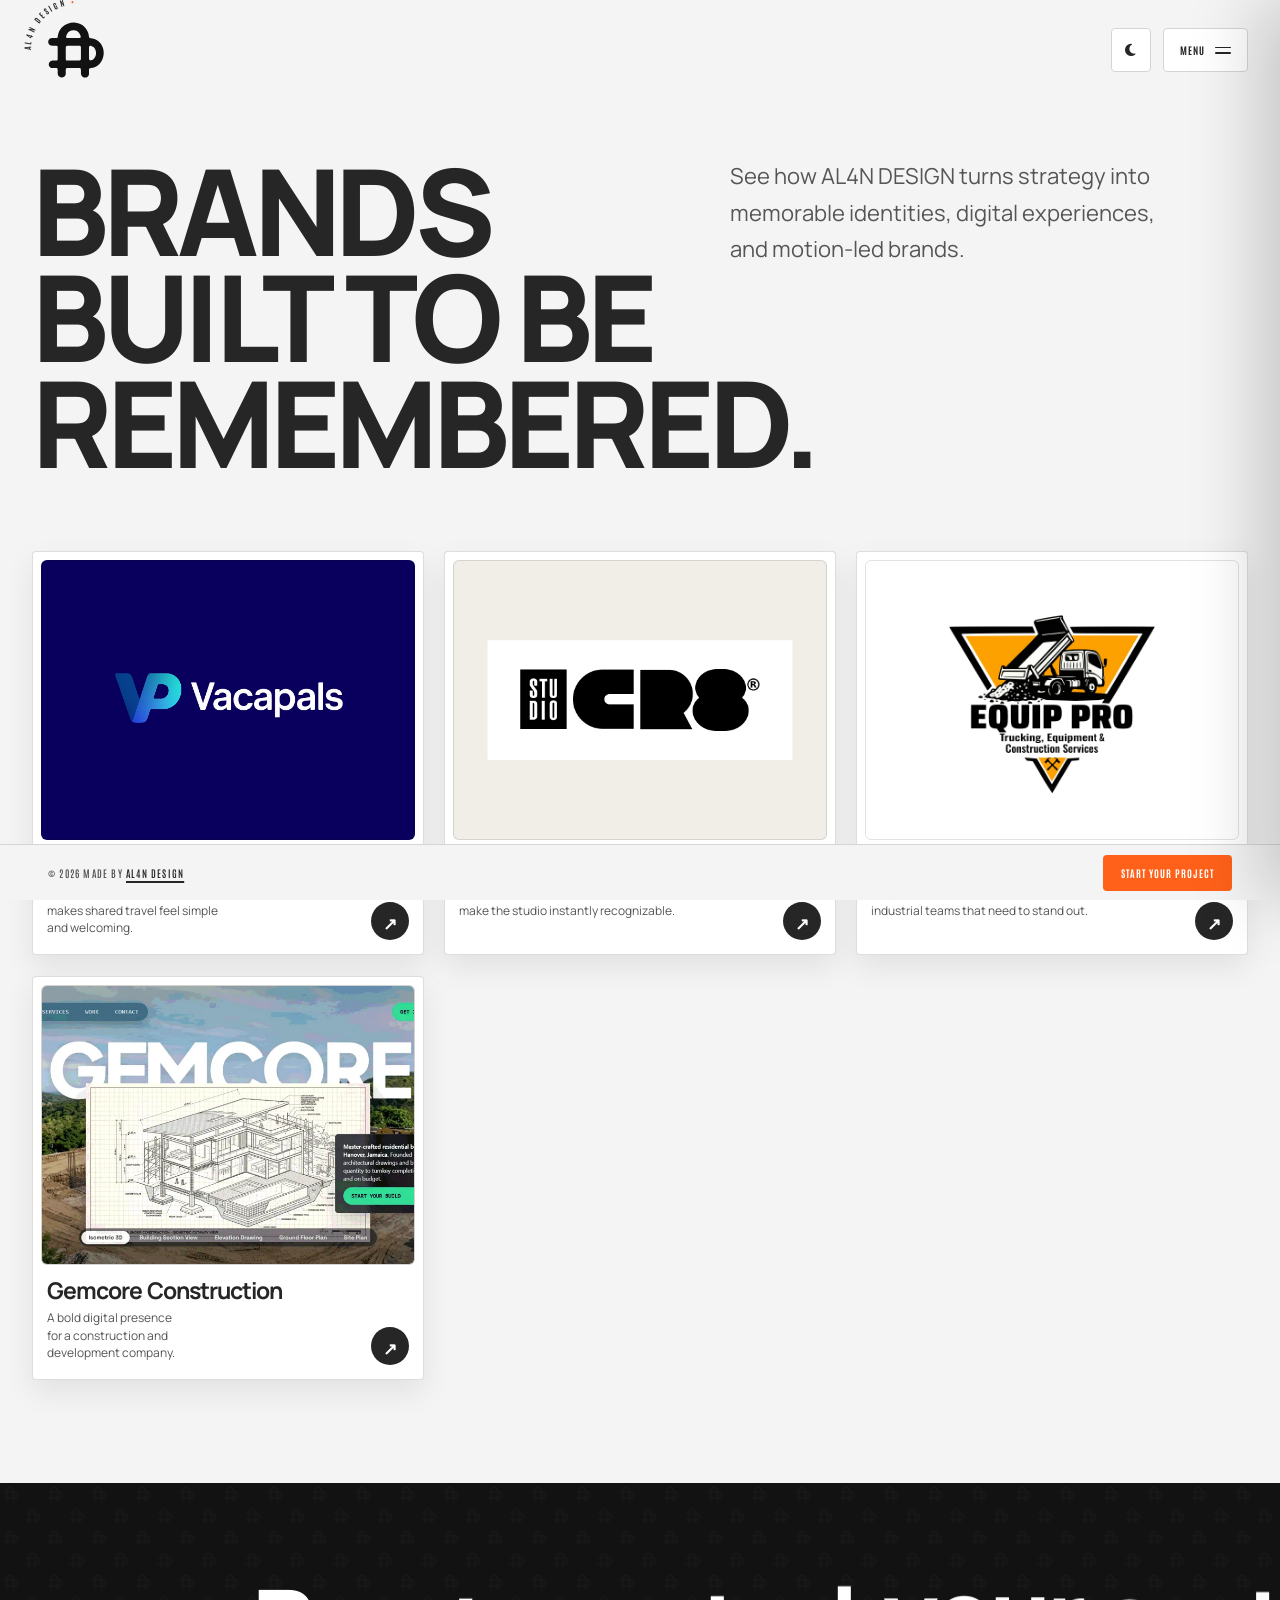
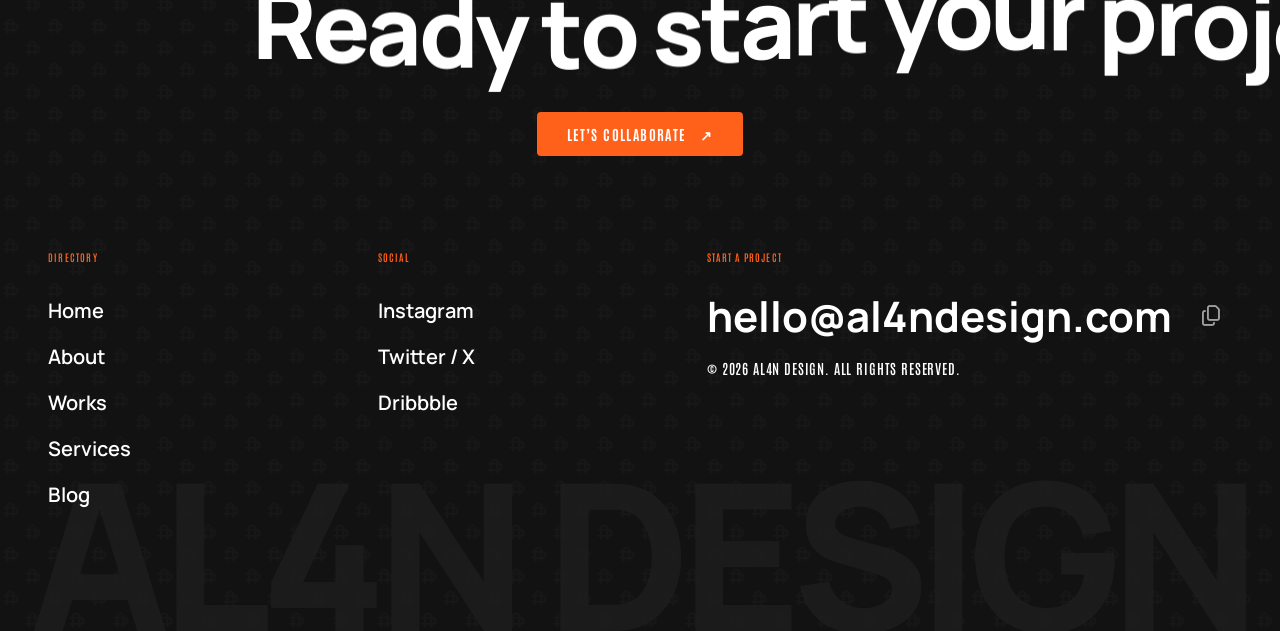
<file: works.html>
<!DOCTYPE html>
<html lang="en">
<head>
  <meta charset="UTF-8" />
  <meta name="viewport" content="width=device-width, initial-scale=1.0" />
  <title>Works | AL4N DESIGN</title>
  <meta name="geo.region" content="JM" />
  <meta name="geo.placename" content="Jamaica" />
  <meta name="language" content="English" />
  <meta property="og:locale" content="en_JM" />
  <meta name="description" content="Selected works by Jamaica-based AL4N DESIGN across brand identity, digital direction, campaigns, and motion systems." />
  <link rel="canonical" href="https://al4ndesign.com/works.html" />
  <meta property="og:title" content="Works | AL4N DESIGN" />
  <meta property="og:description" content="Selected works by Jamaica-based AL4N DESIGN across brand identity, digital direction, campaigns, and motion systems." />
  <meta property="og:type" content="website" />
  <meta property="og:url" content="https://al4ndesign.com/works.html" />
  <link rel="preconnect" href="https://fonts.googleapis.com" />
  <link rel="preconnect" href="https://fonts.gstatic.com" crossorigin />
  <link href="https://fonts.googleapis.com/css2?family=Antonio:wght@400;500;600;700&family=Manrope:wght@400;500;600;700;800&display=swap" rel="stylesheet" />
  <link rel="icon" type="image/svg+xml" href="al4n design.svg" />
  <link rel="stylesheet" href="https://cdnjs.cloudflare.com/ajax/libs/font-awesome/6.5.1/css/all.min.css" />
  <link rel="stylesheet" href="style.css?v=1.9.48" />
  <meta property="og:image" content="https://al4ndesign.com/assets/AL4NDESIGN.png" />
  <meta property="og:image:type" content="image/png" />
  <meta property="og:image:width" content="766" />
  <meta property="og:image:height" content="426" />
  <meta property="og:image:alt" content="Visit AL4N DESIGN .COM — white lettering on a blue background." />
  <meta name="twitter:card" content="summary_large_image" />
  <meta name="twitter:title" content="Works | AL4N DESIGN" />
  <meta name="twitter:description" content="Selected works by Jamaica-based AL4N DESIGN across brand identity, digital direction, campaigns, and motion systems." />
  <meta name="twitter:image" content="https://al4ndesign.com/assets/AL4NDESIGN.png" />
  <meta name="twitter:image:alt" content="Visit AL4N DESIGN .COM — white lettering on a blue background." />
</head>
<body class="project-page-body works-page-body">
  <div data-site-nav data-page="project"></div>

  <main class="project-page">
    <div data-page-header="project"></div>

    <section class="works-page__intro">
      <div class="works-page__copy">
        <h1 class="project-page__title">Brands built to be remembered.</h1>
      </div>
      <div class="works-page__copy">
        <p>See how AL4N DESIGN turns strategy into memorable identities, digital experiences, and motion-led brands.</p>
      </div>
    </section>

    <div class="project-card-grid works-page__project-grid" aria-label="Project collection">
      <article class="work-card work-card--vacapals">
        <div class="work-card__media">
          <img src="Vacapals/logo_no_bg.webp" alt="Vacapals brand mark" loading="lazy" />
        </div>
        <div class="work-card__copy">
          <h3>Vacapals</h3>
          <p>A social-first identity that makes shared travel feel simple and welcoming.</p>
        </div>
        <a href="vacapals.html" class="work-card__cta" aria-label="View the Vacapals project">
          <span>View project</span><span class="work-card__arrow" aria-hidden="true">&#8599;</span>
        </a>
      </article>

      <article class="work-card work-card--campaign">
        <div class="work-card__media">
          <img src="CR8.webp" alt="Studio CR8 brand identity" loading="lazy" />
        </div>
        <div class="work-card__copy">
          <h3>Studio CR8</h3>
          <p>An in-house identity system built to make the studio instantly recognizable.</p>
        </div>
        <a href="studio-cr8.html" class="work-card__cta" aria-label="View the Studio CR8 project">
          <span>View project</span><span class="work-card__arrow" aria-hidden="true">&#8599;</span>
        </a>
      </article>

      <article class="work-card work-card--equip">
        <div class="work-card__media">
          <img src="EQUIP PRO/logo_no_bg.webp" alt="Equip Pro brand mark" loading="lazy" />
        </div>
        <div class="work-card__copy">
          <h3>Equip Pro</h3>
          <p>A high-contrast identity built for industrial teams that need to stand out.</p>
        </div>
        <a href="equip-pro.html" class="work-card__cta" aria-label="View the Equip Pro project">
          <span>View project</span><span class="work-card__arrow" aria-hidden="true">&#8599;</span>
        </a>
      </article>

      <article class="work-card work-card--gemcore">
        <div class="work-card__media">
          <img src="assets/gemcore.webp" alt="Gemcore Construction website preview" loading="lazy" />
        </div>
        <div class="work-card__copy">
          <h3>Gemcore Construction</h3>
          <p>A bold digital presence for a construction and development company.</p>
        </div>
        <a href="gemcore.html" class="work-card__cta" aria-label="View the Gemcore Construction project">
          <span>View project</span><span class="work-card__arrow" aria-hidden="true">&#8599;</span>
        </a>
      </article>
    </div>
  </main>
  <div class="project-modal" id="project-modal" aria-hidden="true">
    <div class="modal-backdrop" id="modal-backdrop"></div>
    <div class="modal-window modal-window--side" role="dialog" aria-modal="true" aria-labelledby="modal-title">
      <div class="modal-header-actions">
        <a href="#" class="modal-live-link" id="modal-live-link" target="_blank" rel="noopener noreferrer">Visit live site</a>
        <button class="modal-close" id="modal-close">Close</button>
      </div>
      <div class="modal-side-head">
        <span class="modal-label" id="modal-label">Project</span>
        <h2 class="modal-title" id="modal-title">Project title</h2>
        <p class="modal-description" id="modal-description">Project summary</p>
      </div>
      <div class="modal-side-scroll" id="modal-side-scroll"></div>
    </div>
  </div>
  <footer class="site-footer" id="site-footer"></footer>
  <script src="shared-components.js?v=1.4.13"></script>
  <script src="main.js?v=1.5.39"></script>
</body>
</html>
</file>
<file: style.css>
/* ============================================================
   AL4N DESIGN — Stylesheet (Midlife Engineering Layout Clone)
   Color scheme: warm light bg, dark text, orange accent
   ============================================================ */

*, *::before, *::after {
  box-sizing: border-box;
  margin: 0;
  padding: 0;
}

:root {
  --bg:         #f4f4f4;
  --bg-alt:     #fafafa;
  --dark:       #121212;
  --text:       #262626;
  --text-main:  var(--text);
  --text-dim:   #555555;
  --border:     #d5d5d5;
  --accent:     #ff611a;
  --card-bg:    #ffffff;
  --font-body:  'Manrope', 'Segoe UI', Arial, sans-serif;
  --font-display: 'Antonio', 'Arial Narrow', Arial, sans-serif;
  --font-sans:  var(--font-body);
  --font-mono:  var(--font-display);
  --type-h1: clamp(32px, 4vw, 48px);
  --type-h2: clamp(32px, 5vw, 48px);
  --type-h3: clamp(24px, 2.4vw, 34px);
  --type-body-lg: clamp(18px, 2vw, 22px);
  --type-body: 16px;
  --type-small: 12px;
  --type-label: 10px;
  --space-xs: 8px;
  --space-sm: 12px;
  --space-md: 20px;
  --space-lg: 32px;
  --space-xl: 48px;
  --radius-sm: 6px;
  --radius-md: 10px;
  --radius-lg: 24px;
  --control-height: 44px;
  --ease:       cubic-bezier(0.4, 0, 0.2, 1);
}

body.dark-mode {
  --bg:         #0a0a0a;
  --bg-alt:     #121212;
  --text:       #e5e5e5;
  --text-dim:   #a0a0a0;
  --border:     #2a2a2a;
  --card-bg:    #161616;
  --dark:       #000000;
}

html {
  scroll-behavior: smooth;
  -webkit-font-smoothing: antialiased;
  -moz-osx-font-smoothing: grayscale;
}

body {
  background-color: var(--bg);
  color: var(--text);
  font-family: var(--font-sans);
  font-size: 16px;
  line-height: 1.6;
  overflow-x: hidden;
  position: relative;
  transition: background-color 0.4s var(--ease), color 0.4s var(--ease);
}

a {
  color: inherit;
  text-decoration: none;
}

/* ============================================================
   FIXED TOP-LEFT BRANDING
   ============================================================ */
/* ============================================================
   SITE HEADER
   ============================================================ */
.site-header {
  position: fixed;
  top: 0;
  left: 0;
  right: 0;
  z-index: 200;
  height: 100px;
  display: flex;
  align-items: center;
  justify-content: space-between;
  padding: 0 32px;
  pointer-events: none; /* let clicks pass through empty space */
}

.brand-fixed {
  position: relative;
  display: inline-flex;
  align-items: center;
  justify-content: center;
  pointer-events: all;
  transition: transform 0.3s var(--ease);
}

.brand-fixed:hover {
  transform: scale(1.05);
}

.brand-marquee {
  position: absolute;
  top: 50%;
  left: 50%;
  width: clamp(92px, 9vw, 116px);
  height: clamp(92px, 9vw, 116px);
  display: block;
  color: currentColor;
  pointer-events: none;
  transform: translate(-50%, -50%);
}

.brand-marquee svg {
  display: block;
  width: 100%;
  height: 100%;
  overflow: visible;
  animation: brandMarqueeSpin 18s linear infinite;
}

.brand-marquee text {
  fill: currentColor;
  font-family: var(--font-mono);
  font-size: 8px;
  font-weight: 700;
  letter-spacing: .32em;
  text-transform: uppercase;
}

@keyframes brandMarqueeSpin {
  to { transform: rotate(360deg); transform-origin: 50% 50%; }
}

.header-actions {
  display: flex;
  align-items: center;
  gap: 12px;
  pointer-events: all;
  opacity: 0;
  animation: fadeIn 0.6s 0.6s ease forwards;
}

.theme-toggle {
  background: var(--card-bg);
  border: 1px solid var(--border);
  border-radius: 6px;
  width: 40px;
  height: 40px;
  display: flex;
  align-items: center;
  justify-content: center;
  cursor: pointer;
  color: var(--text);
  transition: background 0.25s var(--ease), border-color 0.25s var(--ease), transform 0.25s var(--ease);
  position: relative;
  overflow: hidden;
}

.theme-toggle:hover {
  background: var(--dark);
  border-color: var(--dark);
  color: #fff;
  transform: scale(1.05);
}

.theme-toggle i {
  font-size: 14px;
  position: absolute;
  transition: transform 0.4s var(--ease), opacity 0.4s var(--ease);
}

/* Icons visibility based on theme */
.theme-toggle .fa-sun {
  opacity: 0;
  transform: translateY(20px);
}

.theme-toggle .fa-moon {
  opacity: 1;
  transform: translateY(0);
}

body.dark-mode .theme-toggle .fa-sun {
  opacity: 1;
  transform: translateY(0);
}

body.dark-mode .theme-toggle .fa-moon {
  opacity: 0;
  transform: translateY(-20px);
}

/* ============================================================
   MENU BUTTON (top-right)
   ============================================================ */
.menu-btn {
  position: static;   /* now a flex child, not individually fixed */
  z-index: 200;
  display: flex;
  align-items: center;
  gap: 10px;
  background: var(--card-bg);
  border: 1px solid var(--border);
  border-radius: 6px;
  height: 40px;
  padding: 0 16px;
  cursor: pointer;
  transition: background 0.25s var(--ease), border-color 0.25s var(--ease);
}

.menu-btn:hover {
  background: var(--dark);
  border-color: var(--dark);
}

.menu-btn:hover .menu-btn-label,
.menu-btn.is-open:hover .menu-btn-label {
  color: #fff;
}

.menu-btn:hover .menu-btn-icon span {
  background: #fff;
}

.menu-btn-label {
  font-family: var(--font-mono);
  font-size: 10px;
  letter-spacing: 0.1em;
  color: var(--text);
  transition: color 0.25s var(--ease);
  user-select: none;
}

.menu-btn-icon {
  display: flex;
  flex-direction: column;
  gap: 4px;
  width: 16px;
}

.menu-btn-icon span {
  display: block;
  width: 100%;
  height: 1.5px;
  background: var(--text);
  border-radius: 2px;
  transition: transform 0.35s var(--ease), opacity 0.35s var(--ease), background 0.25s var(--ease);
  transform-origin: center;
}

/* Open state — morph to X */
.menu-btn.is-open .menu-btn-icon span:nth-child(1) {
  transform: translateY(2.75px) rotate(45deg);
}
.menu-btn.is-open .menu-btn-icon span:nth-child(2) {
  transform: translateY(-2.75px) rotate(-45deg);
}

/* ============================================================
   NAV OVERLAY
   ============================================================ */
.nav-overlay {
  position: fixed;
  inset: 0;
  z-index: 150;
  display: flex;
  justify-content: flex-end;
  pointer-events: none;
}

.nav-overlay::before {
  content: '';
  position: absolute;
  inset: 0;
  background: rgba(18, 18, 18, 0);
  transition: background 0.5s var(--ease);
}

.nav-overlay.is-open {
  pointer-events: all;
}

.nav-overlay.is-open::before {
  background: rgba(0, 0, 0, 0.8);
}

.nav-panel {
  position: relative;
  width: min(420px, 90vw);
  height: 100%;
  background: var(--bg-alt);
  border-left: 1px solid var(--border);
  display: flex;
  flex-direction: column;
  justify-content: space-between;
  padding: 80px 48px 48px;
  transform: translateX(100%);
  transition: transform 0.55s cubic-bezier(0.76, 0, 0.24, 1);
}

.nav-overlay.is-open .nav-panel {
  transform: translateX(0);
}

/* Nav links */
.nav-links {
  display: flex;
  flex-direction: column;
  gap: 4px;
}

.nav-link {
  font-family: var(--font-sans);
  font-size: clamp(36px, 6vw, 56px);
  font-weight: 700;
  color: var(--text);
  letter-spacing: -0.03em;
  line-height: 1.15;
  text-decoration: none;
  display: flex;
  align-items: baseline;
  gap: 14px;
  opacity: 0;
  transform: translateX(24px);
  transition: color 0.25s var(--ease), opacity 0.4s var(--ease), transform 0.4s var(--ease);
}

.nav-link::before {
  content: attr(data-num);
  font-family: var(--font-mono);
  font-size: 10px;
  letter-spacing: 0.08em;
  color: var(--text-dim);
  font-weight: 400;
  margin-bottom: 4px;
}

.nav-link:hover {
  color: var(--accent);
}

/* Staggered entrance */
.nav-overlay.is-open .nav-link:nth-child(1) { opacity: 1; transform: translateX(0); transition-delay: 0.12s; }
.nav-overlay.is-open .nav-link:nth-child(2) { opacity: 1; transform: translateX(0); transition-delay: 0.18s; }
.nav-overlay.is-open .nav-link:nth-child(3) { opacity: 1; transform: translateX(0); transition-delay: 0.24s; }
.nav-overlay.is-open .nav-link:nth-child(4) { opacity: 1; transform: translateX(0); transition-delay: 0.30s; }
.nav-overlay.is-open .nav-link:nth-child(5) { opacity: 1; transform: translateX(0); transition-delay: 0.36s; }

.nav-contact-btn {
  display: block;
  width: 100%;
  border: 0;
  cursor: pointer;
  text-align: center;
  margin-bottom: 32px;
  background: var(--accent);
  color: #fff;
  font-family: var(--font-mono);
  font-size: 14px;
  font-weight: 700;
  letter-spacing: 0.15em;
  padding: 18px 36px;
  border-radius: 4px;
  text-decoration: none;
  text-transform: uppercase;
  transition: transform 0.3s var(--ease), background 0.3s var(--ease), opacity 0.5s var(--ease);
  opacity: 0;
  transform: translateY(20px);
}

.nav-overlay.is-open .nav-contact-btn {
  opacity: 1;
  transform: translateY(0);
  transition-delay: 0.36s;
}

.nav-contact-btn:hover {
  background: var(--dark);
  transform: translateY(-4px);
}

/* Nav footer */
.nav-footer {
  display: flex;
  flex-direction: column;
  gap: 6px;
  border-top: 1px solid var(--border);
  padding-top: 28px;
}

.nav-footer-label {
  font-family: var(--font-mono);
  font-size: 10px;
  letter-spacing: 0.1em;
  color: var(--text-dim);
  text-transform: uppercase;
}

.nav-email {
  font-family: var(--font-mono);
  font-size: 13px;
  color: var(--text);
  text-decoration: underline;
  text-underline-offset: 3px;
  text-decoration-thickness: 1px;
  transition: color 0.25s var(--ease);
}

.nav-copyright {
  color: var(--text-dim);
  font-family: var(--font-mono);
  font-size: 11px;
  letter-spacing: .06em;
  text-transform: uppercase;
  white-space: nowrap;
}

.nav-footer-row {
  display: flex;
  justify-content: space-between;
  align-items: center;
  gap: 20px;
}

.nav-socials {
  display: flex;
  gap: 16px;
  justify-content: flex-end;
}

@media (max-width: 480px) {
  .nav-footer-row {
    flex-direction: column;
    align-items: flex-start;
    gap: 24px;
  }
}

.nav-social-link {
  font-size: 18px; /* Larger for icons */
  color: var(--text-dim);
  transition: color 0.25s var(--ease), transform 0.25s var(--ease);
  display: flex;
  align-items: center;
  justify-content: center;
}

.nav-social-link:hover {
  color: var(--text);
  transform: translateY(-2px);
}

/* ============================================================
   COLLABORATION FORM DIALOG
   ============================================================ */
.collab-dialog {
  position: fixed;
  inset: 0;
  z-index: 250;
  display: flex;
  justify-content: flex-end;
  pointer-events: none;
}

.collab-dialog__backdrop {
  position: absolute;
  inset: 0;
  background: rgba(0, 0, 0, 0);
  transition: background 0.5s var(--ease);
}

.collab-dialog__panel {
  position: relative;
  z-index: 1;
  width: min(560px, 100vw);
  min-height: 100%;
  padding: clamp(24px, 2.4vw, 32px) clamp(28px, 4vw, 56px) clamp(28px, 4vw, 56px);
  overflow-y: auto;
  background: var(--bg-alt);
  border-left: 1px solid var(--border);
  box-shadow: -24px 0 64px rgba(0, 0, 0, .18);
  transform: translateX(100%);
  transition: transform 0.55s cubic-bezier(0.76, 0, 0.24, 1);
}

.collab-dialog.is-open {
  pointer-events: auto;
}

.collab-dialog.is-open .collab-dialog__backdrop {
  background: rgba(0, 0, 0, .72);
}

.collab-dialog.is-open .collab-dialog__panel {
  transform: translateX(0);
}

.collab-dialog__header {
  display: flex;
  align-items: center;
  justify-content: space-between;
  gap: 20px;
  margin-bottom: clamp(40px, 8vh, 88px);
}

.collab-dialog__eyebrow,
.collab-form label > span {
  font-family: var(--font-mono);
  font-size: 11px;
  font-weight: 700;
  letter-spacing: .1em;
  text-transform: uppercase;
}

.collab-dialog__close {
  border: 1px solid var(--border);
  border-radius: 4px;
  padding: 10px 14px;
  background: transparent;
  color: var(--text);
  font-family: var(--font-mono);
  font-size: 11px;
  font-weight: 700;
  letter-spacing: .08em;
  text-transform: uppercase;
  cursor: pointer;
}

.collab-dialog h2 {
  max-width: 10ch;
  margin: 0 0 18px;
  font-family: var(--font-sans);
  font-size: clamp(44px, 6vw, 68px);
  font-weight: 800;
  line-height: .95;
  letter-spacing: -.06em;
}

.collab-dialog__intro {
  max-width: 42ch;
  margin: 0 0 40px;
  color: var(--text-dim);
  font-size: 16px;
  line-height: 1.6;
}

.collab-form {
  display: grid;
  gap: 22px;
}

.collab-form label {
  display: grid;
  gap: 9px;
}

.collab-form label em {
  color: var(--text-dim);
  font-style: normal;
  font-weight: 400;
}

.collab-form input,
.collab-form select,
.collab-form textarea {
  width: 100%;
  border: 1px solid var(--border);
  border-radius: 4px;
  padding: 14px 15px;
  background: transparent;
  color: var(--text);
  font: inherit;
}

.collab-form textarea {
  resize: vertical;
}

.collab-form input:focus,
.collab-form select:focus,
.collab-form textarea:focus {
  outline: 2px solid var(--accent);
  outline-offset: 2px;
}

.collab-form__submit {
  display: inline-flex;
  align-items: center;
  justify-content: space-between;
  gap: 20px;
  border: 0;
  border-radius: 4px;
  padding: 16px 18px;
  background: var(--accent);
  color: #fff;
  font-family: var(--font-mono);
  font-size: 12px;
  font-weight: 700;
  letter-spacing: .1em;
  text-transform: uppercase;
  cursor: pointer;
}

.collab-form__status {
  min-height: 1.5em;
  margin: -8px 0 0;
  color: var(--text-dim);
  font-size: 13px;
}

@media (max-width: 560px) {
  .collab-dialog__panel {
    padding: 24px 20px 40px;
  }
}


.brand-logo {
  height: 80px;
  width: auto;
  display: block;
  position: relative;
  z-index: 1;
  object-fit: contain;
  opacity: 0;
  animation: fadeIn 0.6s 0.3s ease forwards;
  will-change: height;
  transform-origin: top left;
  transition: filter 0.25s ease;
}

/* The AL4N DESIGN SVG uses a dark mark for the light theme; invert it for dark mode. */
body.dark-mode .brand-logo {
  filter: invert(1);
}

/* Keep the fixed logo legible when the dark footer scrolls into view. */
.brand-logo.is-footer-mark,
body.dark-mode .brand-logo.is-footer-mark {
  filter: brightness(0) invert(1);
}

/* ============================================================
   FIXED CENTERED IMAGE (replaces music player)
   ============================================================ */
.player-fixed {
  position: fixed;
  top: 50%;
  left: 50%;
  transform: translate(-50%, -50%);
  z-index: 20;
  pointer-events: none;
  perspective: 1500px; /* 3D depth for rotation */
}

.info-card-link {
  display: none;
}

.player-project-link {
  position: absolute;
  top: calc(100% + 18px);
  left: 50%;
  z-index: 21;
  display: inline-flex;
  min-height: 44px;
  align-items: center;
  justify-content: center;
  gap: 18px;
  padding: 0 18px;
  border: 1px solid var(--border);
  border-radius: 4px;
  background: var(--project-cta-bg, var(--card-bg));
  color: var(--project-cta-fg, var(--text));
  box-shadow: 0 10px 24px rgba(12, 10, 5, .12);
  font-family: var(--font-display);
  font-size: 11px;
  font-weight: 700;
  letter-spacing: .12em;
  text-decoration: none;
  text-transform: uppercase;
  white-space: nowrap;
  pointer-events: auto;
  transform: translateX(-50%);
  transition: filter .2s ease, transform .2s ease;
}

.player-project-link[hidden] {
  display: none;
}

.player-project-link:hover {
  filter: brightness(.9);
  transform: translate(-50%, -2px);
}

.player-project-link__arrow {
  color: var(--project-cta-fg, var(--text));
  font-size: 16px;
  line-height: 1;
}

.player-project-link:focus-visible {
  outline: 3px solid var(--accent);
  outline-offset: 4px;
}

.player-inner {
  width: 430px;
  max-width: 90vw;
  aspect-ratio: 4 / 3;
  height: auto;
  opacity: 0;
  transform: scale(0.95);
  transform-style: preserve-3d; /* Support 3D faces */
  transition: transform 0.8s cubic-bezier(0.16, 1, 0.3, 1);
  animation: playerIn 0.8s 0.5s ease forwards;
}

.player-inner.is-flipped {
  transform: scale(1) rotateY(180deg) !important;
  animation: none; /* Override the intro keyframes to allow rotation */
}

.player-face {
  position: absolute;
  top: 0;
  left: 0;
  width: 100%;
  height: 100%;
  border-radius: 4px;
  overflow: hidden;
  box-shadow: 0 30px 80px rgba(0,0,0,0.4), 0 0 0 1px rgba(0,0,0,0.1);
  background: var(--card-bg);
  backface-visibility: hidden;
  -webkit-backface-visibility: hidden;
}

.player-front {
  /* Front face holds the video */
}

.player-back {
  transform: rotateY(180deg);
  background: var(--accent); /* Placeholder init */
  transition: background-color 0.5s ease, background-image 0.5s ease;
  background-size: cover;
  background-position: center;
}

.player-label {
  font-family: var(--font-mono);
  font-size: clamp(60px, 12vw, 120px);
  font-weight: 800;
  color: #fff;
  opacity: 0.25;
  user-select: none;
  pointer-events: none;
  letter-spacing: -0.05em;
  mix-blend-mode: overlay; /* Blends nicely with background images/colors */
}

/* Ensure bright backgrounds have dark text for labels */
.player-face[style*="#f7f7f7"] .player-label,
.player-face[style*="#a8a8a8"] .player-label {
  color: #000;
  mix-blend-mode: soft-light;
}

@keyframes playerIn {
  to {
    opacity: 1;
    transform: scale(1);
  }
}

.player-video {
  width: 100%;
  height: 100%;
  object-fit: cover;
  display: block;
}

/* ============================================================
   HERO
   ============================================================ */
.hero {
  position: relative;
  width: 100%;
  height: 100vh;
  display: flex;
  flex-direction: column;
  justify-content: center; /* Centered content */
  align-items: center;
  padding: 0 32px;
  z-index: 1;
  overflow: hidden;
}

.hero-content {
  position: absolute;
  bottom: 100px; /* Above the bottom bar */
  right: 32px;
  top: auto;
  left: auto;
  transform: none;
  text-align: right;
  z-index: 10;
  width: 55%;
  max-width: 800px;
  pointer-events: none;
  opacity: 0;
  animation: heroFadeUp 1s 1.2s cubic-bezier(0.16, 1, 0.3, 1) forwards;
}

.hero-headline {
  font-family: var(--font-sans);
  font-size: clamp(22px, 4vw, 48px);
  font-weight: 800;
  line-height: 1.1;
  letter-spacing: -0.03em;
  color: var(--text);
}

.headline-accent {
  font-style: normal;
  color: var(--accent);
}

.hero-subheadline {
  font-family: var(--font-sans);
  font-size: clamp(14px, 1.2vw, 18px);
  font-weight: 500;
  margin-top: 24px;
  color: var(--text);
  opacity: 0.8;
  letter-spacing: 0.02em;
}

@keyframes heroFadeUp {
  from {
    opacity: 0;
    transform: translateY(20px);
  }
  to {
    opacity: 1;
    transform: translateY(0);
  }
}

/* ── Hero Background Giant Text ── */
.hero-bg-text {
  position: absolute;
  bottom: 0;
  left: 0;
  right: 0;
  width: 100%;
  overflow: visible;
  pointer-events: none;
  z-index: 0;
  display: flex;
  justify-content: center;
  user-select: none;
  opacity: 0.05;
}

.hero-bg-line {
  display: block;
  font-family: var(--font-sans);
  font-size: clamp(5rem, 16.5vw, 18rem);
  font-weight: 800;
  color: var(--text);
  letter-spacing: -0.04em;
  white-space: nowrap;
  text-transform: uppercase;
  line-height: 0.8;
  width: auto;
  text-align: center;
}

.hero-links {
  display: flex;
  gap: 12px;
  margin-top: 24px;
  opacity: 0;
  transform: translateY(16px);
  animation: fadeUp 0.7s 1s ease forwards;
}

.hero-link-card {
  display: flex;
  align-items: center;
  justify-content: center;
  width: 120px;
  height: 48px;
  border-radius: 8px;
  background: var(--card-bg);
  border: 1px solid var(--border);
  font-family: var(--font-mono);
  font-size: 11px;
  letter-spacing: 0.08em;
  color: var(--text);
  transition: background 0.3s var(--ease), border-color 0.3s var(--ease), color 0.3s var(--ease);
  text-decoration: none;
}

.hero-link-card:hover {
  background: var(--accent);
  border-color: var(--accent);
  color: #fff;
}

/* ─────── BRANDING FACTS CAROUSEL ─────── */
.facts-carousel {
  position: absolute;
  top: auto;
  left: 32px;
  bottom: 72px;
  right: auto;
  width: 200px;
  max-width: calc(100% - 64px);
  background: var(--card-bg); /* Themed background */
  padding: 16px;
  border-radius: 4px;
  z-index: 100;
  color: var(--text); /* Themed text */
  box-shadow: 0 10px 24px rgba(0, 0, 0, 0.15); /* Slightly stronger shadow for dark mode visibility */
  opacity: 0;
  transform: translateY(20px);
  animation: fadeInFacts 0.8s 1.5s ease forwards;
  transition: background 0.3s var(--ease), color 0.3s var(--ease), border-color 0.3s var(--ease);
}

@keyframes fadeInFacts {
  to {
    opacity: 1;
    transform: translateY(0);
  }
}

.facts-inner {
  display: flex;
  flex-direction: column;
  gap: 12px;
}

.facts-top {
  display: flex;
  justify-content: space-between;
  align-items: baseline;
  padding-bottom: 8px;
  border-bottom: 1px solid var(--border); /* Themed border */
}

.facts-label {
  font-family: var(--font-sans);
  font-size: 10px;
  font-weight: 700;
  text-transform: uppercase;
  letter-spacing: 0.06em;
}

.facts-counter {
  font-family: var(--font-sans);
  font-size: 10px;
  font-weight: 600;
}

.counter-sep {
  opacity: 0.4;
  margin: 0 6px;
}

.facts-track {
  position: relative;
  height: 88px;
  overflow: hidden;
}

.fact-slide {
  position: absolute;
  inset: 0;
  display: flex;
  flex-direction: column;
  justify-content: center;
  align-items: center; /* Center horizontally */
  text-align: center;  /* Center text */
  opacity: 0;
  transition: opacity 0.5s var(--ease); /* Fade only */
  pointer-events: none;
}

.fact-slide.active {
  opacity: 1;
  pointer-events: all;
}

.fact-value {
  font-family: var(--font-sans);
  font-size: 52px; /* Increased from 46px */
  font-weight: 800;
  line-height: 0.9;
  letter-spacing: -0.05em;
  margin-bottom: 8px;
  display: flex;
  align-items: flex-end;
  justify-content: center;
  gap: 8px;
  color: var(--accent); /* Orange numbers */
}

.fact-dot {
  display: inline-block;
  width: 14px; /* Scaled down */
  height: 14px;
  background: var(--accent); /* Orange dot */
  border-radius: 50%;
  margin-bottom: 14px;
}

.fact-desc {
  font-family: var(--font-sans);
  font-size: 11px;
  font-weight: 800; /* Increased weight */
  line-height: 1.35;
  color: var(--text); /* Themed text */
  opacity: 0.9;
  max-width: 170px;
}

.facts-nav {
  position: absolute;
  top: 50%;
  left: -15px; /* Pull slightly outside for a premium look */
  right: -15px;
  transform: translateY(-50%);
  display: flex;
  justify-content: space-between;
  pointer-events: none; /* Let clicks pass to content if needed */
}

.fact-nav-btn {
  width: 22px;
  height: 22px;
  border-radius: 50%;
  border: none;
  background: var(--card-bg); /* Themed background */
  color: var(--accent); /* Orange icons */
  display: flex;
  align-items: center;
  justify-content: center;
  cursor: pointer;
  transition: transform 0.3s var(--ease), background 0.3s var(--ease), color 0.3s var(--ease);
  font-size: 9px;
  box-shadow: 0 3px 8px rgba(0, 0, 0, 0.15);
  pointer-events: all;
}

.fact-nav-btn:hover {
  transform: scale(1.1);
  background: #f0f0f0;
}

.fact-nav-btn:active {
  transform: scale(0.95);
}

@media (max-width: 768px) {
  /* Hide the hero carousel on mobile */
  .facts-carousel:not(.facts-carousel--mobile) {
    display: none;
  }

  /* Mobile carousel sits inline in intro section */
  .facts-carousel--mobile {
    position: relative;
    top: 0;
    left: 0;
    width: 100%;
    max-width: 100%;
    padding: 20px;
    margin-bottom: 40px;
    opacity: 1;
    transform: none;
    animation: none;
  }

  .facts-carousel--mobile .facts-nav {
    left: -10px;
    right: -10px;
  }

  .fact-value {
    font-size: 52px;
  }

  .fact-desc {
    font-size: 13px;
  }
}

/* Hide mobile carousel on desktop */
.facts-carousel--mobile {
  display: none;
}

@media (max-width: 768px) {
  .facts-carousel--mobile {
    display: block;
  }
}

/* ─────── INTRO ─────── */
.intro {
  position: relative;
  z-index: 10;
  padding: 0 32px 120px;
  display: flex;
  justify-content: flex-start;
}

.about-featured {
  position: absolute;
  top: 28px;
  right: max(32px, 5vw);
  font-family: var(--font-mono);
  font-size: 12px;
  font-weight: 700;
  letter-spacing: .12em;
  text-transform: uppercase;
}

.intro-inner {
  max-width: 1400px;
}

.intro-title {
  font-family: var(--font-mono);
  font-size: clamp(32px, 5vw, 48px);
  font-weight: 700;
  color: var(--text);
  margin-bottom: 24px;
  letter-spacing: 0.05em;
}

.intro-body {
  font-size: clamp(18px, 2vw, 22px);
  line-height: 1.75;
  color: var(--text-dim);
  max-width: 800px;
  margin-bottom: 80px; /* Space before the process row */
}

/* ============================================================
   PROCESS GRID (Integrated)
   ============================================================ */
.process-grid {
  display: grid;
  grid-template-columns: repeat(4, 1fr);
  gap: 0;
  width: 100%;
}

.process-step {
  padding: 40px;
  border-right: 1px solid var(--border);
  position: relative;
}

.process-step:first-child {
  padding-left: 0;
}

.process-step:last-child {
  border-right: none;
}

.process-grid--animated .process-step {
  opacity: 0;
  transform: translateY(32px) scale(0.97);
  transition: opacity 0.65s var(--ease), transform 0.65s var(--ease);
}

.process-grid--animated.is-visible .process-step {
  opacity: 1;
  transform: translateY(0) scale(1);
}

.process-grid--animated.is-visible .process-step:nth-child(2) { transition-delay: 0.1s; }
.process-grid--animated.is-visible .process-step:nth-child(3) { transition-delay: 0.2s; }
.process-grid--animated.is-visible .process-step:nth-child(4) { transition-delay: 0.3s; }

.step-num {
  font-family: var(--font-mono);
  font-size: 14px;
  color: var(--accent);
  font-weight: 700;
  margin-bottom: 24px;
  display: flex;
  align-items: center;
  gap: 12px;
}

.step-num::after {
  content: '';
  width: 24px;
  height: 1px;
  background: var(--accent);
  opacity: 0.3;
}

.step-title {
  font-family: var(--font-mono);
  font-size: 20px;
  font-weight: 700;
  margin-bottom: 20px;
  color: var(--text);
  letter-spacing: 0.05em;
}

.step-text {
  font-size: 15px;
  line-height: 1.6;
  color: var(--text-dim);
  max-width: 260px;
}

@media (max-width: 1024px) {
  .process-grid { grid-template-columns: repeat(2, 1fr); }
  .process-step:nth-child(2) { border-right: none; }
  .process-step:nth-child(even) { border-right: none; }
  .process-step { border-bottom: 1px solid var(--border); }
}

/* ============================================================
   MARQUEE STRIPS
   ============================================================ */
.marquee-strip {
  width: 100%;
  overflow: hidden;
  padding: 14px 0;
  border-top: 1px solid var(--border);
  border-bottom: 1px solid var(--border);
  background: var(--bg);
  position: relative;
  z-index: 10;
}

.marquee-track {
  display: flex;
  width: max-content;
  animation: marquee 40s linear infinite;
}

.marquee-track--reverse {
  animation: marqueeReverse 35s linear infinite;
}

@keyframes marquee {
  from { transform: translateX(0); }
  to   { transform: translateX(-50%); }
}

@keyframes marqueeReverse {
  from { transform: translateX(-50%); }
  to   { transform: translateX(0); }
}

.marquee-item {
  font-family: var(--font-mono);
  font-size: 12px;
  letter-spacing: 0.1em;
  text-transform: lowercase;
  white-space: nowrap;
  padding: 0 24px;
  color: var(--text-dim);
  display: flex;
  align-items: center;
  gap: 24px;
}

.marquee-icon {
  color: var(--accent);
  font-size: 14px;
}

/* ============================================================
   INFO / SCIENCE CARDS SECTION
   ============================================================ */
.info-section {
  position: relative;
  z-index: 10;
  padding: 0;
}

.services-section {
  position: relative;
  display: block;
  min-height: 100vh;
  min-height: 100dvh;
  padding: 0 clamp(20px, 4vw, 64px) 48px;
  border-top: 1px solid var(--border);
  background: var(--bg);
}

.services-layout {
  width: min(100%, 1440px);
  margin-inline: auto;
}

.services-header {
  display: grid;
  grid-template-columns: minmax(0, 1.5fr) minmax(180px, .7fr);
  align-items: stretch;
  gap: 32px;
  min-height: clamp(150px, 14vw, 210px);
  padding-bottom: clamp(16px, 2vw, 28px);
}

.services-intro {
  max-width: 710px;
  margin: 0;
  font-family: var(--font-sans);
  font-size: clamp(28px, 3.5vw, 46px);
  font-weight: 500;
  line-height: 1.04;
  letter-spacing: -.055em;
  text-wrap: balance;
}

.services-header-aside {
  display: flex;
  flex-direction: column;
  align-items: flex-end;
  justify-content: space-between;
  gap: 24px;
}

.services-cta {
  display: inline-flex;
  align-items: center;
  gap: 12px;
  padding: 14px 18px;
  border-radius: 4px;
  background: var(--text);
  color: var(--bg);
  font-family: var(--font-mono);
  font-size: 10px;
  font-weight: 700;
  letter-spacing: .1em;
  text-decoration: none;
  text-transform: uppercase;
  white-space: nowrap;
  transition: opacity .2s ease, transform .2s ease;
}

.services-cta:hover {
  opacity: .8;
  transform: translateY(-2px);
}

.services-cta span,
.services-featured {
  font-family: var(--font-mono);
  font-weight: 700;
  letter-spacing: .12em;
  text-transform: uppercase;
}

.services-cta span {
  font-size: 9px;
}

.services-featured {
  font-size: 12px;
  margin-bottom: 6px;
}

.services-rows {
  border-top: 1px solid var(--border);
}

.services-row {
  display: grid;
  grid-template-columns: minmax(240px, .9fr) minmax(280px, 1.1fr) minmax(360px, 1.5fr);
  align-items: start;
  gap: clamp(12px, 2vw, 28px);
  min-height: 166px;
  padding: 22px 0;
  border-bottom: 1px solid var(--border);
}

.services-row-copy {
  max-width: 340px;
}

.services-row-title {
  margin: 3px 0 0;
  font-size: clamp(22px, 2vw, 30px);
  font-weight: 600;
  letter-spacing: -.04em;
}

.home-page-body .services-row-description {
  max-width: 420px;
  margin: 3px 0 0;
  color: var(--muted);
  font-size: clamp(13px, 1vw, 14px);
  line-height: 1.5;
}

.services-row-tags {
  display: flex;
  flex-wrap: wrap;
  align-content: flex-start;
  gap: 5px 4px;
  margin: 14px 0 0;
  padding: 0;
  list-style: none;
}

.services-row-details .services-row-tags {
  margin-top: 0;
  margin-bottom: 14px;
}

.services-row-tags li {
  padding: 7px 9px;
  background: var(--text);
  color: var(--bg);
  font-family: var(--font-mono);
  font-size: clamp(10px, .9vw, 12px);
  font-weight: 700;
  line-height: 1;
  text-transform: uppercase;
  white-space: nowrap;
}

.services-row-previews {
  display: flex;
  justify-content: flex-end;
  gap: 8px;
  overflow: hidden;
}

.services-row-previews img {
  flex: 0 0 clamp(74px, 11.5vw, 140px);
  width: clamp(74px, 11.5vw, 140px);
  height: 96px;
  border: 1px solid var(--border);
  background: var(--card-bg);
  object-fit: cover;
}

.services-row:nth-of-type(2) .services-row-previews img:nth-child(-n + 2) {
  height: auto;
  aspect-ratio: 1.82;
}

.services-row-previews--logos .services-logo-card {
  position: relative;
  display: grid;
  flex: 0 0 clamp(74px, 11.5vw, 140px);
  width: clamp(74px, 11.5vw, 140px);
  height: 96px;
  place-items: center;
  overflow: hidden;
  border: 1px solid var(--border);
  transition: transform .2s ease, border-color .2s ease;
}

.services-row-previews--logos .services-logo-card:hover {
  transform: translateY(-2px);
}

.services-row-previews--logos .services-logo-card:nth-child(2) img {
  transform: translate(-50%, -50%) scale(1.75);
}

.services-row-previews--logos .services-logo-card:nth-child(3) img {
  transform: translate(-50%, -50%) scale(1.3);
}

.services-row-previews--logos img {
  display: block;
  position: absolute;
  top: 50%;
  left: 50%;
  width: auto;
  height: auto;
  max-width: calc(100% - 20px);
  max-height: calc(100% - 20px);
  padding: 0;
  border: 0;
  background: transparent;
  object-fit: contain;
  object-position: center;
  transform: translate(-50%, -50%);
  transition: transform .28s cubic-bezier(.2, .8, .2, 1);
}

.services-row-previews--logos .services-logo-card:hover img {
  transform: translate(-50%, -50%) scale(1.12);
}

.services-row-previews--logos .services-logo-card:nth-child(2):hover img {
  transform: translate(-50%, -50%) scale(1.95);
}

.services-row-previews--logos .services-logo-card:nth-child(3):hover img {
  transform: translate(-50%, -50%) scale(1.45);
}

.services-row-previews--logos .services-logo-card:nth-child(1) {
  background: #262626;
}

.services-row-previews--logos .services-logo-card:nth-child(2) {
  background: #09005e;
}

.services-row-previews--logos .services-logo-card:nth-child(3) {
  background: #f7f7f7;
}

@media (max-width: 900px) {
  .services-header {
    grid-template-columns: minmax(0, 1.4fr) minmax(150px, .7fr);
  }

  .services-row {
    grid-template-columns: minmax(220px, .9fr) minmax(240px, 1.1fr);
  }

  .services-row-previews {
    grid-column: 2;
    justify-content: stretch;
    min-width: 0;
  }

  .services-row-previews > img,
  .services-row-previews > .services-logo-card {
    flex: 1 1 0;
    width: 100%;
    min-width: 0;
  }
}

@media (max-width: 600px) {
  .services-section {
    padding: 0 18px 42px;
  }

  .services-header {
    display: flex;
    flex-direction: column;
    min-height: 0;
    gap: 24px;
    padding-bottom: 24px;
  }

  .services-intro {
    font-size: clamp(30px, 9vw, 44px);
  }

  .services-header-aside {
    flex-direction: row;
    align-items: center;
    width: 100%;
  }

  .services-featured {
    margin: 0;
  }

  .services-row {
    grid-template-columns: 1fr;
    gap: 16px;
    min-height: 0;
    padding: 20px 0;
  }

  .services-row-previews {
    display: grid;
    grid-column: 1;
    width: 100%;
    margin-top: 12px;
    grid-template-columns: repeat(3, minmax(0, 1fr));
    justify-content: stretch;
    gap: 8px;
  }

  .services-row-previews img {
    width: 100%;
    height: 82px;
  }

  .services-row-previews--logos .services-logo-card {
    width: 100%;
    height: 82px;
  }
}

.services-cta span {
  font-size: 9px;
}

.info-block {
  width: 100%;
  padding: 80px 32px;
  display: flex;
  flex-direction: column;
  gap: 40px;
  border-bottom: 1px solid var(--border);
}

.works-featured {
  position: sticky;
  top: 80px;
  display: block;
  width: fit-content;
  margin: 0 max(32px, 5vw) -14px auto;
  z-index: 20;
  font-family: var(--font-mono);
  font-size: 12px;
  font-weight: 700;
  letter-spacing: .12em;
  text-transform: uppercase;
}

.info-view-all {
  display: flex;
  width: fit-content;
  align-items: center;
  gap: 14px;
  margin: 0 auto 28px;
  padding: 14px 18px;
  border: 1px solid var(--border);
  color: var(--text);
  font-family: var(--font-mono);
  font-size: 12px;
  font-weight: 700;
  letter-spacing: .1em;
  text-decoration: none;
  text-transform: uppercase;
  transition: color .2s ease, background-color .2s ease, border-color .2s ease;
}

.info-view-all:hover,
.info-view-all:focus-visible {
  border-color: var(--text);
  background: var(--text);
  color: var(--bg);
}

.info-view-all:focus-visible {
  outline: 2px solid var(--accent);
  outline-offset: 4px;
}

@media (min-width: 1101px) {
  .info-block {
    width: 50%;
    margin-inline: 0;
  }
}

.info-header {
  font-family: var(--font-mono);
  font-size: 32px;
  letter-spacing: 0.1em;
  color: var(--text);
  font-weight: 600;
  display: flex;
  flex-wrap: wrap;
  align-items: center;
  gap: 16px 10px;
  user-select: none;
}

.header-num {
  font-size: 11px;
  color: var(--accent);
}

.nav-top,
.nav-card-mobile,
.info-card-mobile {
  display: none; /* Mobile only */
}

.info-header::after {
  content: '';
  flex: 1;
  height: 1px;
  background: var(--text);
  opacity: 0.1;
}

.info-row {
  display: flex;
  gap: 80px; /* Increased gap for the wider layout */
  width: 100%;
  max-width: 1400px;
}

.info-col {
  flex: 1;
}

.info-text {
  font-size: 20px;
  line-height: 1.6;
  color: var(--text);
  font-weight: 500;
}

.info-col:nth-child(2) {
  color: var(--text);
}

.service-list {
  list-style: none;
  padding: 0;
  margin: 20px 0 0;
  display: flex;
  flex-wrap: wrap;
  gap: 12px 28px;
}

.service-list li {
  font-family: var(--font-mono);
  font-size: 13px;
  color: var(--text);
  display: flex;
  align-items: center;
  gap: 12px;
  letter-spacing: 0.05em;
  text-transform: uppercase;
}

.service-list li::before {
  content: '';
  width: 6px;
  height: 6px;
  background: var(--accent);
  display: block;
  opacity: 0.6;
}

.service-list li:last-child {
  border-bottom: none;
}

/* ============================================================
   REVIEWS
   ============================================================ */
.reviews-section {
  position: relative;
  z-index: 10;
  padding: clamp(72px, 8vw, 120px) 0 clamp(80px, 9vw, 128px);
  overflow: hidden;
  border-top: 1px solid var(--border);
}

.reviews-header {
  display: flex;
  flex-direction: column;
  align-items: center;
  text-align: center;
  max-width: 720px;
  margin: 0 auto clamp(40px, 5vw, 64px);
  padding-inline: clamp(20px, 4vw, 32px);
  perspective: 900px;
  will-change: transform, opacity;
}

.reviews-title {
  font-family: var(--font-sans);
  font-size: clamp(32px, 5vw, 56px);
  font-weight: 800;
  line-height: 1.08;
  letter-spacing: -0.045em;
  color: var(--text);
  text-wrap: balance;
}

.reviews-title__line {
  display: block;
  overflow: hidden;
}

.reviews-title__inner {
  display: block;
  will-change: transform, opacity, filter;
}

.reviews-header .projects-label {
  will-change: transform, opacity;
}

.reviews-marquee {
  overflow: hidden;
  width: 100%;
  mask-image: linear-gradient(90deg, transparent, #000 8%, #000 92%, transparent);
  -webkit-mask-image: linear-gradient(90deg, transparent, #000 8%, #000 92%, transparent);
}

.reviews-scroll {
  display: flex;
  gap: 16px;
  padding: 8px 32px;
  width: max-content;
  animation: reviewsSlide 32s linear infinite;
}

.reviews-scroll:hover {
  animation-play-state: paused;
}

@keyframes reviewsSlide {
  from { transform: translateX(0); }
  to   { transform: translateX(-50%); }
}

.review-card {
  min-width: 300px;
  max-width: 320px;
  background: var(--card-bg);
  border: 1px solid var(--border);
  border-radius: 12px;
  padding: 28px;
  display: flex;
  flex-direction: column;
  gap: 16px;
  flex-shrink: 0;
  transition: border-color 0.3s var(--ease), transform 0.3s var(--ease);
}

.review-body {
  font-size: 15px;
  line-height: 1.65;
  color: var(--text);
  flex: 1;
  font-style: normal;
  margin: 0;
}

.review-author {
  font-family: var(--font-mono);
  font-size: 11px;
  letter-spacing: 0.08em;
  color: var(--text-dim);
  text-transform: uppercase;
  font-style: normal;
}

.review-card:hover {
  border-color: var(--accent);
  transform: translateY(-4px);
}

.review-rating {
  display: none;
}

.rating-big {
  font-family: var(--font-sans);
  font-size: 32px;
  font-weight: 700;
  color: var(--text);
  line-height: 1;
}

.rating-small {
  font-family: var(--font-mono);
  font-size: 14px;
  color: var(--text-dim);
}

/* ============================================================
   PROJECTS SECTION
   ============================================================ */
.projects-section {
  position: relative;
  z-index: 10;
  border-top: 1px solid var(--border);
}

.projects-layout {
  display: grid;
  grid-template-columns: 1fr 1fr;
  min-height: 100vh;
}

/* ── Left panel ── */
.projects-left {
  padding: 0 48px 80px;
  display: flex;
  flex-direction: column;
  justify-content: space-between;
  border-right: 1px solid var(--border);
  position: sticky;
  top: 100px; /* site-header height */
  height: calc(100vh - 100px);
}

.projects-label {
  font-family: var(--font-mono);
  font-size: 10px;
  letter-spacing: 0.15em;
  text-transform: uppercase;
  color: var(--text-dim);
  display: block;
  margin-bottom: 20px;
}

.projects-title {
  font-family: var(--font-sans);
  font-size: clamp(32px, 5vw, 64px);
  font-weight: 800;
  line-height: 1.1;
  letter-spacing: -0.05em;
  color: var(--text);
}

/* Thumbnails */
.projects-thumbs {
  display: flex;
  flex-direction: column;
  gap: 12px;
}

.proj-thumb {
  display: flex;
  align-items: center;
  gap: 14px;
  background: transparent;
  border: 1px solid var(--border);
  border-radius: 10px;
  padding: 10px 14px;
  cursor: pointer;
  transition: border-color 0.25s var(--ease), background 0.25s var(--ease);
  text-align: left;
}

.proj-thumb img {
  width: 48px;
  height: 48px;
  object-fit: cover;
  border-radius: 6px;
  flex-shrink: 0;
}

.proj-thumb span {
  font-family: var(--font-mono);
  font-size: 14px;
  font-weight: 600;
  letter-spacing: 0.02em;
  color: var(--text-dim);
  text-transform: uppercase;
  transition: color 0.25s var(--ease);
}

.proj-thumb:hover,
.proj-thumb.is-active {
  border-color: var(--text);
  background: var(--card-bg);
}

.proj-thumb.is-active span {
  color: var(--text);
}

.proj-thumb.is-active {
  border-color: var(--accent);
}

.proj-thumb.is-active span {
  color: var(--accent);
}

/* ── Right panel ── */
.projects-right {
  position: relative;
}

.projects-cards {
  position: sticky;
  top: 100px;
  height: calc(100vh - 100px);
}

.proj-card {
  position: absolute;
  inset: 0;
  opacity: 0;
  pointer-events: none;
  transition: opacity 0.5s var(--ease);
  overflow: hidden;
}

.proj-card.is-active {
  opacity: 1;
  pointer-events: all;
}

/* Images */
.proj-img-container {
  position: absolute;
  inset: 0;
  opacity: 0;
  transition: opacity 0.55s var(--ease);
  pointer-events: none;
}

.proj-img-container.is-active {
  opacity: 1;
  pointer-events: all;
}

.proj-bg-blur {
  position: absolute;
  inset: -20px; 
  width: calc(100% + 40px);
  height: calc(100% + 40px);
  object-fit: cover;
  filter: blur(60px); /* Just blur, no darkening/brightening filters */
  opacity: 1;
}

.proj-img {
  position: absolute;
  top: 50%;
  left: 50%;
  width: 70%;
  height: 70%;
  transform: translate(-50%, -50%);
  object-fit: contain;
  border-radius: 30px; 
  z-index: 2;
  filter: drop-shadow(0 15px 40px rgba(0,0,0,0.4)); 
  transition: transform 0.5s var(--ease);
}

.proj-img-container:first-child .proj-img {
  width: 55%; 
  height: 55%;
}

/* Nav arrows */
.proj-nav {
  position: absolute;
  top: 50%;
  transform: translateY(-50%);
  z-index: 10;
  background: var(--card-bg);
  border: 1px solid var(--border);
  border-radius: 50%;
  width: 40px;
  height: 40px;
  display: flex;
  align-items: center;
  justify-content: center;
  font-size: 16px;
  cursor: pointer;
  transition: background 0.2s var(--ease), border-color 0.2s var(--ease);
  opacity: 0;
  transition: opacity 0.3s var(--ease);
}

.proj-card.is-active:hover .proj-nav {
  opacity: 1;
}

.proj-prev { left: 16px; }
.proj-next { right: 16px; }

.proj-nav:hover {
  background: var(--dark);
  border-color: var(--dark);
  color: #fff;
}

/* Dots */
.proj-card-dots {
  position: absolute;
  bottom: 80px;
  left: 50%;
  transform: translateX(-50%);
  display: flex;
  gap: 6px;
  z-index: 10;
}

.proj-dot {
  width: 6px;
  height: 6px;
  border-radius: 50%;
  background: rgba(255,255,255,0.4);
  border: none;
  cursor: pointer;
  transition: background 0.25s var(--ease), transform 0.25s var(--ease);
}

.proj-dot.is-active {
  background: #fff;
  transform: scale(1.3);
}

/* Card info overlay */
.proj-card-info {
  position: absolute;
  bottom: 0;
  left: 0;
  right: 0;
  padding: 32px 32px 24px;
  background: linear-gradient(to top, rgba(0,0,0,0.85) 0%, transparent 100%);
  z-index: 5;
  display: flex;
  flex-direction: column;
  gap: 10px;
}

.proj-tags {
  list-style: none;
  display: flex;
  flex-wrap: wrap;
  gap: 6px;
}

.proj-tags li {
  font-family: var(--font-mono);
  font-size: 11px;
  letter-spacing: 0.05em;
  text-transform: uppercase;
  color: #fff;
  background: rgba(255,255,255,0.15);
  border: 1px solid rgba(255,255,255,0.25);
  border-radius: 4px;
  padding: 4px 10px;
  backdrop-filter: blur(4px);
}

.proj-card-title {
  font-family: var(--font-sans);
  font-size: clamp(22px, 3vw, 32px);
  font-weight: 700;
  color: #fff;
  letter-spacing: -0.02em;
}

.proj-meta-row {
  display: flex;
  justify-content: space-between;
  align-items: center;
  gap: 20px;
  width: 100%;
}

.proj-view-link {
  display: inline-flex;
  align-items: center;
  gap: 12px;
  font-family: var(--font-mono);
  font-size: 15px; /* Keeping the larger size */
  font-weight: 800;
  color: #fff;
  text-decoration: none;
  letter-spacing: 0.15em; 
  opacity: 1;
  transition: all 0.3s var(--ease);
  flex-shrink: 0;
}

.proj-view-link:hover {
  opacity: 0.7;
  transform: translateX(5px); /* Changed to a subtle slide instead of lift */
}

/* Responsive */
@media (max-width: 900px) {
  .projects-layout {
    grid-template-columns: 1fr;
  }
  .projects-left {
    position: static;
    height: auto;
    border-right: none;
    border-bottom: 1px solid var(--border);
    padding: 48px 24px;
  }
  .projects-cards {
    position: relative;
    top: 0;
    height: 80vw;
    min-height: 420px;
  }
}

/* ============================================================
   FIXED BOTTOM BAR
   ============================================================ */
.bottom-bar {
  position: fixed;
  bottom: 0;
  left: 0;
  right: 0;
  z-index: 100;
  height: 56px;
  background: var(--bg);
  border-top: 1px solid var(--border);
  display: flex;
  align-items: center;
  justify-content: space-between;
  padding: 0 48px;
  transition: opacity 0.5s var(--ease), visibility 0.5s var(--ease);
  opacity: 0;
  animation: fadeIn 0.6s 1.2s ease forwards;
}

.bottom-bar.is-hidden {
  opacity: 0 !important;
  visibility: hidden !important;
  pointer-events: none !important;
}

.bottom-bar-left,
.bottom-bar-center,
.bottom-bar-right {
  display: flex;
  align-items: center;
  gap: 16px;
  flex: 1;
}
.bottom-bar-center { justify-content: center; }
.bottom-bar-right { justify-content: flex-end; }

.bottom-copy {
  font-family: var(--font-mono);
  font-size: 10px;
  color: var(--text-dim);
  letter-spacing: 0.04em;
}

.bottom-studio-link {
  font-family: var(--font-mono);
  font-size: 10px;
  color: var(--text);
  text-decoration: underline;
  text-underline-offset: 3px;
  text-decoration-thickness: 1.5px;
}

/* ============================================================
   SITE FOOTER (Large Scrollable Section)
   ============================================================ */
.site-footer {
  position: relative;
  width: 100%;
  background: var(--dark);
  border-top: 1px solid var(--border);
  padding: 0;
  z-index: 10;
  overflow: hidden; /* Prevent text from creating scrollbars */
}

/* Footer is always dark, regardless of site theme — force light text */
.site-footer .footer-dock-bar {
  border-bottom-color: rgba(255, 255, 255, .12);
}

.site-footer .bottom-copy {
  color: rgba(255, 255, 255, .55);
}

.site-footer .bottom-studio-link,
.site-footer .footer-link,
.site-footer .footer-email {
  color: #fff;
}

.site-footer .copy-btn {
  color: rgba(255, 255, 255, .6);
}

.site-footer .footer-giant-text {
  color: #fff;
}

.footer-dock-bar {
  height: 56px;
  display: flex;
  align-items: center;
  justify-content: space-between;
  padding: 0 48px;
  border-bottom: 1px solid var(--border);
  width: 100%;
}

.footer-content {
  position: relative;
  z-index: 10;
  max-width: 1400px;
  margin: 0 auto;
  padding: 56px 48px 0;
}

.footer-grid {
  display: grid;
  grid-template-columns: repeat(3, 1fr);
  gap: 60px;
  margin-bottom: 120px;
}

.footer-label {
  display: block;
  font-family: var(--font-mono);
  font-size: 10px;
  letter-spacing: 0.12em;
  text-transform: uppercase;
  color: var(--accent); /* Now Orange */
  margin-bottom: 32px;
}

.footer-nav {
  display: flex;
  flex-direction: column;
  gap: 14px;
}

.footer-link {
  font-size: 20px;
  font-weight: 600;
  color: var(--text);
  transition: color 0.25s var(--ease);
}

.footer-link:hover {
  color: var(--accent);
}

.footer-email-row {
  display: flex;
  align-items: center;
  gap: 20px;
}

.footer-contact-stack {
  position: relative;
  z-index: 11;
  display: flex;
  flex-direction: column;
  align-items: flex-start;
  gap: 20px;
}

.footer-email {
  padding-block: 0;
  font-size: clamp(24px, 4vw, 42px);
  font-weight: 700;
  line-height: 1;
  color: var(--text);
  text-decoration: none;
  transition: color .2s var(--ease);
}

.footer-email:hover,
.footer-email:focus-visible {
  color: var(--accent);
  text-decoration: none;
}

.footer-email-copyright {
  display: block;
  margin: 0;
  color: #fff;
  font-family: var(--font-mono);
  font-size: 14px;
  font-weight: 600;
  letter-spacing: .06em;
  text-transform: uppercase;
  opacity: 1;
}

.copy-btn {
  background: transparent;
  border: none;
  cursor: pointer;
  color: var(--text-dim);
  font-size: 20px;
  position: relative;
  padding: 10px;
  display: flex;
  align-items: center;
  justify-content: center;
  transition: color 0.3s var(--ease), transform 0.3s var(--ease);
}

.copy-btn:hover {
  color: var(--accent);
  transform: scale(1.1);
}

.copy-tooltip {
  position: absolute;
  top: -40px;
  left: 50%;
  transform: translateX(-50%) translateY(10px);
  background: var(--dark);
  color: #fff;
  font-family: var(--font-mono);
  font-size: 10px;
  padding: 6px 12px;
  border-radius: 4px;
  opacity: 0;
  visibility: hidden;
  pointer-events: none;
  transition: all 0.3s var(--ease);
  text-transform: uppercase;
  letter-spacing: 0.1em;
  white-space: nowrap;
}

.copy-btn.is-copied .copy-tooltip {
  opacity: 1;
  visibility: visible;
  transform: translateX(-50%) translateY(0);
}

.footer-status {
  margin-top: 24px;
  font-family: var(--font-mono);
  font-size: 12px;
  color: var(--text-dim);
}

.footer-bottom {
  border-top: 1px solid var(--border);
  padding-top: 48px;
  display: flex;
  flex-direction: column;
  gap: 40px;
}

.footer-bottom-meta {
  display: flex;
  justify-content: space-between;
  align-items: center;
}

.footer-copy {
  font-family: var(--font-mono);
  font-size: 11px;
  color: var(--text-dim);
}

.footer-studio-link {
  color: var(--text);
  text-decoration: underline;
}

.footer-giant-text {
  position: absolute;
  bottom: -2vw; /* Adjusted offset */
  left: 50%;
  transform: translateX(-50%);
  font-size: 16vw; /* Reduced from 26vw */
  font-weight: 800;
  line-height: 1;
  letter-spacing: -0.05em;
  color: var(--text);
  opacity: 0.05;
  text-transform: uppercase;
  user-select: none;
  pointer-events: none;
  z-index: 1;
  white-space: nowrap;
}

 .join-btn {
  display: inline-flex;
  align-items: center;
  justify-content: center;
  background: var(--accent); /* Now Orange by default */
  color: #fff;
  border: none;
  border-radius: 6px;
  padding: 10px 18px;
  font-family: var(--font-mono);
  font-size: 10px;
  letter-spacing: 0.1em;
  font-weight: 600;
  text-decoration: none;
  text-transform: uppercase;
  cursor: pointer;
  transition: background 0.25s var(--ease), opacity 0.25s var(--ease);
}

.join-btn:hover {
  background: var(--dark); /* Swapped hover to black */
  opacity: 1;
}

/* Noise Overlay */
.noise-overlay {
  position: fixed;
  top: -50%;
  left: -50%;
  width: 200%;
  height: 200%;
  pointer-events: none;
  z-index: 9999;
  opacity: 0.18; /* Increased for stronger texture */
  background-image: url("data:image/svg+xml,%3Csvg viewBox='0 0 256 256' xmlns='http://www.w3.org/2000/svg'%3E%3Cfilter id='noise'%3E%3CfeTurbulence type='fractalNoise' baseFrequency='0.95' numOctaves='4' stitchTiles='stitch'/%3E%3C/filter%3E%3Crect width='100%25' height='100%25' filter='url(%23noise)'/%3E%3C/svg%3E");
  background-repeat: repeat;
  background-size: 256px 256px;
  animation: grain 0.1s steps(1) infinite; /* Slightly faster for more kinetic feel */
}

/* Subtle scanlines for additional static feel */
.noise-overlay::before {
  content: '';
  position: absolute;
  top: 0; left: 0; width: 100%; height: 100%;
  background: linear-gradient(rgba(0,0,0,0) 50%, rgba(0,0,0,0.02) 50%);
  background-size: 100% 4px;
  z-index: 1;
}

@keyframes grain {
  0%   { transform: translate(0,    0);   }
  12%  { transform: translate(-4%,  3%);  }
  25%  { transform: translate(3%,  -5%);  }
  37%  { transform: translate(-6%,  2%);  }
  50%  { transform: translate(4%,   6%);  }
  62%  { transform: translate(-3%, -3%);  }
  75%  { transform: translate(6%,  -2%);  }
  87%  { transform: translate(-2%,  5%);  }
  100% { transform: translate(0,    0);   }
}

/* ============================================================
   SCROLL REVEAL
   ============================================================ */
.section {
  /* Sections animate in via JS */
}

.reveal {
  opacity: 0;
  transform: translateY(30px);
  transition: opacity 0.7s var(--ease), transform 0.7s var(--ease);
}

.reveal.visible {
  opacity: 1;
  transform: translateY(0);
}

/* ============================================================
   KEYFRAMES
   ============================================================ */
@keyframes fadeIn {
  to { opacity: 1; }
}

@keyframes fadeUp {
  to {
    opacity: 1;
    transform: translateY(0);
  }
}

/* ============================================================
   RESPONSIVE
   ============================================================ */
@media (max-width: 810px) {
  .brand-fixed {
    padding: 16px;
  }

  .player-inner {
    width: 320px;
  }

  .hero {
    padding: 0 16px 120px;
  }

  .hero-links {
    flex-direction: column;
    align-items: center;
  }

  .intro {
    padding: 0 16px 80px;
  }

  .info-block {
    padding: 60px 16px;
  }

  .works-featured {
    top: 64px;
    margin-right: 16px;
  }

  .info-row {
    flex-direction: column;
    gap: 32px;
  }
  .service-list {
    display: flex;
    flex-wrap: wrap;
    gap: 10px 20px;
  }
  .service-list li {
    border-bottom: none !important;
    padding: 0 !important;
    font-size: 12px !important;
    text-transform: uppercase;
    letter-spacing: 0.1em;
  }
  .service-list li::before {
    content: '‣';
    color: var(--accent);
  }

  .reviews-section {
    padding: 60px 0;
  }

  .reviews-scroll {
    padding: 0 16px;
  }

  .bottom-bar {
    min-height: 64px;
    height: auto;
    padding: 8px 16px;
    gap: 12px;
  }

  .bottom-bar-left {
    flex: 1 1 auto;
    min-width: 0;
  }

  .bottom-bar-center {
    display: none;
  }

  .bottom-bar-right {
    flex: 0 0 auto;
    justify-content: flex-end;
  }

  .bottom-bar .join-btn {
    min-width: 132px;
    height: 48px;
    padding: 0 12px;
    white-space: nowrap;
    font-size: 9px;
  }

  .bottom-copy,
  .bottom-studio-link {
    font-size: 8px;
    line-height: 1.25;
  }
}

@media (max-width: 500px) {
  .player-inner {
    width: 250px;
  }

  .hero-tagline h1 {
    font-size: 16px;
  }

  /* Services un-hidden and horizontal */
}

/* No extra bottom padding needed as footer is the end of page */

/* ============================================================
   PROJECT MODAL (Overlapping Effect)
   ============================================================ */
.project-modal {
  position: fixed;
  top: 0;
  left: 0;
  width: 100%;
  height: 100%;
  z-index: 10000;
  display: flex;
  align-items: flex-end;
  justify-content: center;
  pointer-events: none;
  visibility: hidden;
  transition: visibility 0.4s;
}

.project-modal.is-active {
  pointer-events: all;
  visibility: visible;
}

.modal-backdrop {
  position: absolute;
  top: 0;
  left: 0;
  width: 100%;
  height: 100%;
  background: rgba(0, 0, 0, 0.85);
  backdrop-filter: blur(12px);
  -webkit-backdrop-filter: blur(12px);
  opacity: 0;
  transition: opacity 0.5s var(--ease);
}

.project-modal.is-active .modal-backdrop {
  opacity: 1;
}

.modal-window {
  position: relative;
  width: 100%;
  max-width: 100%;
  height: 100vh;
  transform: translateY(100%);
  transition: transform 0.7s cubic-bezier(0.16, 1, 0.3, 1);
  z-index: 2;
  display: flex;
  flex-direction: column;
}

.project-modal.is-active .modal-window {
  transform: translateY(0);
}

.modal-header-actions {
  position: fixed;
  top: 32px;
  right: 32px;
  display: flex;
  align-items: center;
  gap: 12px;
  z-index: 1000;
  pointer-events: all;
}

.modal-close {
  background: var(--dark);
  color: #fff;
  border: none;
  padding: 0 20px;
  height: 42px; /* Fixed height for consistent alignment */
  border-radius: 100px;
  cursor: pointer;
  display: flex;
  align-items: center;
  gap: 12px;
  font-family: var(--font-mono);
  font-size: 11px;
  letter-spacing: 0.1em;
  transition: transform 0.25s var(--ease), background 0.25s var(--ease);
}

.modal-close:hover {
  transform: scale(1.05);
  background: var(--accent);
}

.modal-content {
  flex: 1;
  position: relative;
  overflow-y: auto;
  scrollbar-width: none; /* Clean aesthetic, hide scrollbar */
}
.modal-content::-webkit-scrollbar {
  display: none;
}

.modal-fixed-text {
  position: sticky;
  top: 0;
  width: 100%;
  height: 100vh;
  display: flex;
  justify-content: center;
  align-items: center;
  pointer-events: none; /* Let scroll pass through empty areas */
  z-index: 5; /* Set to 5 so some images (z-index: 10) can overlap IN FRONT of it */
}

.modal-text-box {
  pointer-events: auto; /* Restore interactivity for text/links */
  background: var(--bg);
  background-image: var(--noise-bg);
  border: 1px solid var(--border);
  border-radius: 20px;
  padding: 60px 48px;
  width: 90%;
  max-width: 1000px;
  max-height: 85vh;
  overflow-y: auto;
  box-shadow: 0 40px 100px rgba(0,0,0,0.5);
  position: relative; /* Ensure it establishes its place in the stacking context */
  display: flex;
  flex-direction: column;
}

.modal-header {
  margin-bottom: 60px;
}

.modal-title {
  font-size: clamp(36px, 6vw, 84px);
  font-weight: 800;
  line-height: 0.9;
  letter-spacing: -0.04em;
  margin-bottom: 24px;
}

.modal-tags {
  display: flex;
  gap: 10px;
  flex-wrap: wrap;
}

.modal-live-link {
  display: inline-flex;
  align-items: center;
  gap: 10px;
  font-family: var(--font-mono);
  font-size: 10px;
  font-weight: 800;
  color: #fff;
  text-decoration: none;
  background: var(--accent);
  padding: 0 22px;
  height: 42px; /* Matched to Close button */
  border-radius: 100px;
  letter-spacing: 0.15em;
  transition: all 0.3s var(--ease);
}

.modal-live-link svg {
  transition: transform 0.3s var(--ease);
}

.modal-live-link:hover {
  background: #fff;
  color: #000;
  transform: scale(1.05);
}

.modal-live-link:hover svg {
  transform: rotate(15deg) scale(1.1);
}

.modal-info-grid {
  display: grid;
  grid-template-columns: 35% 1fr;
  gap: 60px;
  margin-bottom: 0px; /* Removed bottom margin as box bounds it */
}

.modal-label {
  display: block;
  font-family: var(--font-mono);
  font-size: 12px;
  color: var(--text-dim);
  margin-bottom: 40px;
  letter-spacing: 0.2em;
}

.modal-scope-list {
  list-style: none;
}

.modal-scope-list li {
  font-size: 16px;
  font-weight: 600;
  margin-bottom: 12px;
  display: flex;
  align-items: center;
  gap: 12px;
}

.modal-scope-list li::before {
  content: '—';
  color: var(--accent);
}

.modal-description {
  font-size: clamp(18px, 1.8vw, 26px);
  line-height: 1.35;
  font-weight: 500;
  max-width: 900px;
}

.modal-images-grid {
  position: relative;
  width: 100%;
  min-height: 200vh; /* Long scroll area to travel past the fixed text */
  margin-top: -100vh; /* Pull images up so they start at the top together with the text */
  pointer-events: none;
}

.modal-float-img {
  position: absolute;
  transition: transform 0.2s ease-out, top 0.6s var(--ease), left 0.6s var(--ease), width 0.6s var(--ease), height 0.6s var(--ease), z-index 0.3s;
  z-index: 5;
  cursor: pointer;
  pointer-events: auto; /* Enable clicks */
}

.modal-float-img.is-expanded {
  position: fixed !important;
  top: 50% !important;
  left: 50% !important;
  width: 90vw !important;
  height: 85vh !important;
  transform: translate(-50%, -50%) !important;
  z-index: 10000 !important; /* Highest possible */
  pointer-events: auto;
}

/* Lightbox Backdrop Overlay */
.modal-lightbox-backdrop {
  position: absolute;
  inset: 0;
  background: rgba(0, 0, 0, 0.85);
  backdrop-filter: blur(15px);
  z-index: 9999; /* Just below expanded image */
  opacity: 0;
  pointer-events: none;
  transition: opacity 0.5s var(--ease);
}

.modal-lightbox-backdrop.is-active {
  opacity: 1;
  pointer-events: auto;
}

/* Creating depth with overlaps */
.modal-float-img:nth-child(odd) { z-index: 10; }
.modal-float-img:nth-child(even) { z-index: 2; }

.modal-float-img img {
  width: 100%;
  height: 100%;
  object-fit: contain;
  border-radius: 12px; /* Consistency with main gallery */
  display: block;
}

@media (max-width: 900px) {
  .modal-info-grid {
    grid-template-columns: 1fr;
    gap: 40px;
  }
  .project-modal {
    position: fixed !important;
    inset: 0 !important;
    width: 100vw !important;
    max-width: 100vw !important;
    left: 0 !important;
    margin: 0 !important;
    padding: 0 !important;
  }
  
  .modal-window {
    width: 100% !important;
    max-width: 100% !important;
    left: 0 !important;
    margin: 0 !important;
    padding: 0 !important;
    position: relative;
    height: 100%;
  }

  .modal-content {
    padding: 100px 0 40px !important; 
    display: flex;
    flex-direction: column;
    align-items: center;
    width: 100% !important;
  }
  
  .modal-fixed-text {
    position: relative;
    height: auto; 
    width: 100% !important;
    display: flex;
    justify-content: center;
    left: 0 !important;
    margin: 0 !important;
  }
  
  .modal-text-box {
    padding: 20px 24px 60px; /* Adjusted padding for handle space */
    width: 100% !important;
    max-width: 100% !important;
    margin: 0 auto !important;
    box-sizing: border-box;
    max-height: none !important; 
    overflow-y: visible !important; 
    border-radius: 32px 32px 0 0 !important; /* iOS Bottom Sheet Corners */
    box-shadow: 0 -10px 40px rgba(0,0,0,0.2);
    position: relative;
  }

  .modal-drag-handle {
    width: 40px;
    height: 5px;
    background: rgba(0,0,0,0.15);
    border-radius: 10px;
    margin: 0 auto 20px; /* Centered with bottom margin */
    flex-shrink: 0;
  }
  
  .modal-backdrop {
    background: rgba(0,0,0,0.4) !important; /* Lighter clean tint */
    backdrop-filter: blur(8px) !important;
    -webkit-backdrop-filter: blur(8px) !important;
  }

  .modal-images-grid {
    min-height: auto;
    margin-top: 0; /* Tighten up with the box */
    display: flex;
    flex-direction: column;
    gap: 32px;
    width: 100% !important;
    max-width: 100% !important;
    pointer-events: auto; 
    padding: 0 16px 60px; /* Sideways padding for images on full-width sheet */
    margin: 0 !important;
    background: var(--bg); /* Match the sheet flow */
    position: relative;
  }
  
  .modal-float-img {
    position: relative !important;
    width: 100% !important;
    left: auto !important;
    top: auto !important;
    transform: none !important;
    margin: 0 auto;
    min-height: 200px;
    border-radius: 16px;
    overflow: hidden;
  }
  .modal-float-img:nth-child(odd),
  .modal-float-img:nth-child(even) { 
      left: auto !important; 
      z-index: auto; 
  }
  
  .modal-float-img img {
    height: auto !important; /* Fix collapsed image bug on mobile */
  }

  .modal-title {
    font-size: 38px;
    margin-bottom: 30px;
  }
  
  .project-modal {
    position: fixed !important;
    inset: 0 !important;
    width: 100% !important;
    max-width: 100% !important;
    left: 0 !important;
    margin: 0 !important;
    padding: 0 !important;
  }
  
  .modal-window {
    width: 100% !important;
    left: 0 !important;
    margin: 0 !important;
    padding: 0 !important;
  }

  .modal-content {
    padding: 100px 0 40px !important; 
    width: 100% !important;
    margin-left: 0 !important; /* Force remove left shift */
  }
  
  .modal-text-box {
    padding: 24px 24px 60px;
    width: 100% !important;
    margin: 0 !important;
    border-radius: 32px 32px 0 0 !important;
  }

  /* Button Refinement: CLOSE on Right, LIVE SITE on Left */
  .modal-live-link {
    top: 24px;
    left: 16px; /* Moved to Left */
    right: auto !important;
    z-index: 1000;
  }

  .modal-scroll-hint {
    display: flex;
    flex-direction: column;
    align-items: center;
    justify-content: center;
    gap: 12px;
    position: fixed;
    bottom: 40px;
    left: 50%;
    transform: translateX(-50%);
    background: none;
    border: none;
    color: var(--accent);
    font-family: var(--font-mono);
    font-size: 11px;
    font-weight: 700;
    letter-spacing: 0.3em;
    cursor: pointer;
    animation: hintBounce 2.5s infinite ease-in-out;
    transition: opacity 0.5s var(--ease), transform 0.5s var(--ease);
    padding: 20px;
    z-index: 1000;
    pointer-events: all;
  }

  .modal-scroll-hint svg {
    opacity: 0.8;
  }

  .modal-scroll-hint.is-hidden {
    opacity: 0 !important;
    pointer-events: none !important;
  }

  @keyframes hintBounce {
    0%, 20%, 50%, 80%, 100% { transform: translate(-50%, 0); }
    40% { transform: translate(-50%, -8px); }
    60% { transform: translate(-50%, -4px); }
  }
}

/* Ensure hint is visible by default globally */
.modal-scroll-hint {
  display: flex;
  flex-direction: column;
  align-items: center;
  justify-content: center;
  gap: 12px;
  position: fixed;
  bottom: 40px;
  left: 50%;
  transform: translateX(-50%);
  background: none;
  border: none;
  color: var(--accent);
  font-family: var(--font-mono);
  font-size: 11px;
  font-weight: 700;
  letter-spacing: 0.3em;
  cursor: pointer;
  animation: hintBounce 2.5s infinite ease-in-out;
  transition: opacity 0.5s var(--ease), transform 0.5s var(--ease);
  padding: 20px;
  z-index: 1000;
  pointer-events: all;
}
  
  .modal-close {
    top: 24px;
    right: 16px; /* Moved to Right */
    left: auto !important;
    width: auto !important;
    height: auto !important;
    padding: 10px 20px !important;
    background: var(--bg-alt);
    border: 1px solid var(--border);
    border-radius: 100px;
    font-family: var(--font-mono);
    font-size: 10px;
    font-weight: 700;
    letter-spacing: 0.1em;
    color: var(--text);
    z-index: 1000;
  }
/* ============================================================
   404 PAGE
   ============================================================ */
.page-404 {
  height: 100vh;
  overflow: hidden;
}

.error-container {
  height: 100vh;
  display: flex;
  align-items: center;
  justify-content: center;
  padding: 0 32px;
  position: relative;
}

.error-content {
  text-align: center;
  z-index: 10;
  max-width: 600px;
}

.error-label {
  display: block;
  font-family: var(--font-mono);
  font-size: 14px;
  color: var(--accent);
  margin-bottom: 24px;
  letter-spacing: 0.2em;
}

.error-title {
  font-size: clamp(60px, 12vw, 120px);
  line-height: 0.85;
  font-weight: 800;
  margin-bottom: 32px;
  letter-spacing: -0.05em;
}

.error-body {
  font-size: 18px;
  color: var(--text);
  margin-bottom: 48px;
  opacity: 0.8;
  max-width: 400px;
  margin-left: auto;
  margin-right: auto;
}

.error-btn {
  display: inline-flex;
  align-items: center;
  gap: 12px;
  background: var(--dark);
  color: #fff;
  padding: 16px 32px;
  border-radius: 6px;
  font-family: var(--font-mono);
  font-size: 12px;
  font-weight: 700;
  letter-spacing: 0.1em;
  transition: transform 0.3s var(--ease), background 0.3s var(--ease);
}

.error-btn:hover {
  transform: translateY(-4px);
  background: var(--accent);
}

.error-bg-text {
  position: absolute;
  top: 50%;
  left: 50%;
  transform: translate(-50%, -50%);
  font-size: 35vw;
  font-weight: 800;
  color: var(--dark);
  opacity: 0.03;
  pointer-events: none;
  z-index: 1;
  letter-spacing: -0.05em;
  text-transform: uppercase;
}

@media (max-width: 768px) {
  /* --- Global Reset & Layout --- */
  body { overflow-x: hidden; width: 100vw; }
  .section { padding: 40px 20px; }
  .site-header { padding: 20px; }

  .info-card-mobile {
    display: block !important;
    width: 100%;
    aspect-ratio: 16 / 9;
    margin-top: 32px;
    border-radius: 12px;
    background-size: cover;
    background-position: center;
    border: 1px solid var(--border);
    background-color: var(--bg-alt);
    box-shadow: 0 10px 30px rgba(0,0,0,0.05);
  }

  .info-card-mobile img {
    display: block;
    width: 100%;
    height: 100%;
    object-fit: contain;
    padding: 24px;
    border-radius: inherit;
  }

  /* --- 3D Player (Visible in Hero on Mobile) --- */
  .player-fixed { 
    display: flex !important;
    position: absolute !important;
    top: 55vh !important;
    left: 50% !important;
    transform: translate(-50%, -50%) !important;
    z-index: 5;
    pointer-events: none;
    opacity: 1 !important;
    visibility: visible !important;
  }
  .player-inner {
    width: 76vw !important;
    height: auto !important;
    aspect-ratio: 4 / 3 !important;
  }
  .player-back { display: none !important; }
  .player-front { transform: none !important; }
  .player-nav { display: none !important; }

  /* Hero Content Mobile */
  .hero-content {
    top: 88%; /* Pushed further down on mobile */
    transform: translate(-50%, -50%);
    padding: 0 24px;
  }

  .hero-headline {
    font-size: 14px; /* Very small, elegant disclaimer-style tagline */
    line-height: 1.5;
    font-weight: 700;
    opacity: 1;
  }

  @keyframes heroFadeUp {
    from {
      opacity: 0;
      transform: translate(-50%, -30%);
    }
    to {
      opacity: 1;
      transform: translate(-50%, -50%);
    }
  }

  /* Removed legacy conflicting modal styles - now handled in the 900px block */

  /* --- Home Sections --- */
  .intro-title { font-size: 60px; line-height: 1.1; }
  
  .process-grid { 
    grid-template-columns: 1fr 1fr; 
    border-top: 1px solid var(--border);
  }
  .process-step { 
    border-right: 1px solid var(--border) !important; 
    border-bottom: 1px solid var(--border) !important; 
    padding: 24px 16px !important;
  }
  .process-step:nth-child(2n) { 
    border-right: none !important; 
  }
  .process-step:nth-child(n+3) { 
    border-bottom: none !important; 
  }
  .process-step:first-child { padding-left: 16px !important; }
  .horizontal-scroll-container { 
    flex-wrap: nowrap; 
    overflow-x: auto; 
    -webkit-overflow-scrolling: touch;
    padding-bottom: 20px;
  }
  
  .projects-layout { 
    display: flex;
    flex-direction: column; 
    align-items: stretch;
    gap: 4px; /* Tightened further to bring thumbnails very close to card */
    margin-top: 40px;
  }
  .projects-left {
    display: contents;
  }
  .projects-meta {
    order: 1;
    width: 100%;
  }
  .projects-right {
    order: 2;
    width: 100%;
    position: relative;
    height: auto;
    min-height: 350px; /* Reduced outer container height */
  }
  .projects-thumbs {
    order: 3;
    display: grid;
    grid-template-columns: repeat(4, 1fr); /* Fill width with 4 columns */
    gap: 12px;
    width: 100%;
    padding-top: 10px;
    padding-bottom: 20px;
  }
  .proj-thumb {
    width: 100%;
    aspect-ratio: 1;
    flex-shrink: 0;
    padding: 0 !important;
    border-radius: 8px;
    background: var(--bg-alt);
    border: 1px solid var(--border);
  }
  .proj-thumb span { display: none; } /* Keeping icons-only for clean look */
  .proj-thumb img { 
    width: 100%; 
    height: 100%; 
    object-fit: cover;
    border-radius: 7px;
  }

  .proj-card {
    position: absolute;
    inset: 0;
    display: none;
    flex-direction: column;
    border-radius: 8px; /* Matched to thumbnails below */
    overflow: hidden;
  }
  .proj-card.is-active {
    display: flex;
  }
  .proj-meta-row { 
    flex-direction: row; 
    justify-content: space-between; 
    align-items: flex-end; 
    width: 100%;
    margin-top: 24px;
  }
  .proj-view-link { flex-shrink: 0; }
  .proj-tags { flex-grow: 1; }

  /* --- Footer --- */
  .footer-giant-text { font-size: 25vw; }
  .footer-mail { font-size: 24px; word-break: break-all; }
  .footer-grid { 
    grid-template-columns: 1fr 1fr; 
    gap: 40px 20px; 
  }
  .footer-col:nth-child(3) { 
    grid-column: span 2; 
    margin-top: 10px; 
  }

  /* --- Nav Menu Layout & Logo Transition --- */
  .nav-panel {
    display: flex !important;
    flex-direction: column !important;
    height: 100% !important;
    justify-content: flex-start !important;
    padding: 31px 24px 24px !important; /* Adjusted to match menu btn center (approx 50px from top) */
  }

  .nav-top {
    display: flex !important;
    align-items: center;
    height: 38px; /* Approximate height of menu-btn row for alignment */
    padding: 0;
    margin-bottom: 30px;
  }

  .nav-brand-internal {
    display: inline-block;
  }

  .nav-brand-internal .brand-logo {
    height: 32px;
    width: auto;
  }

  .nav-links {
    margin-top: 40px; /* Increased top margin for more breathing room */
    flex-shrink: 0;
  }

  .nav-link {
    font-size: clamp(48px, 10vw, 72px) !important; /* Significantly larger on mobile */
    line-height: 1.1;
    margin-bottom: 20px;
  }

  .nav-footer {
    margin-top: auto !important; /* PINS TO BOTTOM */
    padding-top: 40px;
    padding-bottom: 20px;
  }

  /* When menu is open, hide external logo and show internal */
  .nav-overlay.is-open ~ .site-header .brand-fixed {
    opacity: 0 !important;
    visibility: hidden !important;
    pointer-events: none !important;
    transition: opacity 0.3s ease, visibility 0.3s ease;
  }

  .nav-overlay.is-open .nav-top {
    opacity: 1;
    transition: opacity 0.5s var(--ease) 0.1s;
  }
}
/* ============================================================
   PROJECT SHOWCASE — THREE FLOATING CARDS
   ============================================================ */
.projects-section {
  position: relative;
  z-index: 10;
  padding: clamp(88px, 10vw, 160px) clamp(20px, 4vw, 64px) 0;
  border-top: 1px solid var(--border);
  background: var(--bg);
}

button,
input,
select,
textarea {
  font: inherit;
}

h1,
h2,
h3,
h4,
h5,
h6 {
  font-family: var(--font-sans);
  text-wrap: balance;
}

img,
svg,
video {
  display: block;
  max-width: 100%;
}

p {
  text-wrap: pretty;
}

.visually-hidden {
  position: absolute !important;
  width: 1px !important;
  height: 1px !important;
  padding: 0 !important;
  margin: -1px !important;
  overflow: hidden !important;
  clip: rect(0, 0, 0, 0) !important;
  white-space: nowrap !important;
  border: 0 !important;
}

.projects-showcase {
  display: flex;
  flex-direction: column;
  align-items: center;
  gap: clamp(32px, 4vw, 56px);
  width: min(100%, 1520px);
  margin-inline: auto;
}

.projects-showcase__header {
  position: static;
  display: flex;
  flex-direction: column;
  align-items: center;
  text-align: center;
  max-width: none;
  margin: 0;
  padding-right: 0;
}

.projects-showcase .projects-label {
  margin: 0 0 20px;
  will-change: transform, opacity;
}

.projects-showcase .projects-title {
  max-width: 800px;
  margin: 0;
  font-size: clamp(48px, 8vw, 100px);
  line-height: 1.02;
  letter-spacing: -.045em;
  text-wrap: balance;
}

.title-word-group {
  display: inline-block;
  white-space: nowrap;
}

.title-word {
  display: inline-block;
  transition: transform .3s ease-out, opacity .3s ease-out;
  will-change: transform, opacity;
}

.wave-word-group {
  display: inline-block;
  white-space: nowrap;
}

.wave-letter {
  display: inline-block;
  transition: transform .25s ease-out, opacity .25s ease-out;
  will-change: transform, opacity;
}

.cta-wave {
  display: flex;
  flex-direction: column;
  align-items: center;
  justify-content: center;
  gap: clamp(24px, 3vw, 40px);
  padding: clamp(56px, 7vw, 100px) clamp(20px, 4vw, 64px) clamp(24px, 3vw, 40px);
  background: var(--dark);
  text-align: center;
  overflow: hidden;
}

.cta-wave__title {
  margin: 0;
  font-family: var(--font-sans);
  font-weight: 800;
  font-size: clamp(44px, 7.5vw, 104px);
  line-height: 1.05;
  letter-spacing: -.04em;
  color: #fff;
  white-space: nowrap;
  will-change: transform;
}

.cta-wave__btn {
  display: inline-flex;
  align-items: center;
  gap: 14px;
  padding: 11px 30px;
  border: 0;
  border-radius: 4px;
  background: var(--accent);
  color: #fff;
  font-family: var(--font-mono);
  font-size: 14px;
  font-weight: 700;
  letter-spacing: .1em;
  text-transform: uppercase;
  text-decoration: none;
  cursor: pointer;
  transition: transform .3s var(--ease), background .3s var(--ease);
}

.cookie-banner {
  position: fixed;
  right: 0;
  bottom: 0;
  left: 0;
  z-index: 110;
  display: flex;
  align-items: center;
  justify-content: space-between;
  min-height: 72px;
  padding: 10px 48px;
  border-top: 1px solid var(--border);
  background: var(--bg);
  color: var(--text);
  animation: cookie-slide-up .55s var(--ease) both;
  transition: opacity .35s var(--ease), transform .35s var(--ease), visibility .35s var(--ease);
}

.cookie-banner.is-pending {
  opacity: 0;
  visibility: hidden;
  transform: translateY(100%);
  animation: none;
}

@keyframes cookie-slide-up {
  from { opacity: 0; transform: translateY(100%); }
  to { opacity: 1; transform: translateY(0); }
}

.cookie-banner.is-dismissed {
  opacity: 0;
  visibility: hidden;
  transform: translateY(12px);
  pointer-events: none;
}

.cookie-banner__copy {
  display: flex;
  align-items: baseline;
  gap: 16px;
}

.cookie-banner__label {
  font-family: var(--font-mono);
  font-size: 10px;
  letter-spacing: .12em;
  text-transform: uppercase;
}

.cookie-banner__copy p {
  margin: 0;
  color: var(--text-dim);
  font-size: 12px;
}

.cookie-banner__actions {
  display: flex;
  align-items: center;
  gap: 8px;
}

.cookie-banner__manage,
.cookie-banner__decline,
.cookie-banner__accept {
  min-height: 34px;
  padding: 0 14px;
  border: 1px solid var(--border);
  border-radius: 4px;
  background: transparent;
  color: var(--text);
  font-family: var(--font-mono);
  font-size: 10px;
  letter-spacing: .1em;
  text-transform: uppercase;
  cursor: pointer;
}

.cookie-banner__accept {
  border-color: var(--dark);
  background: var(--dark);
  color: #fff;
}

.cookie-banner__manage:hover,
.cookie-banner__decline:hover {
  border-color: var(--dark);
}

.cookie-banner__accept:hover {
  opacity: .82;
}

.cookie-banner__accept {
  min-height: 34px;
  padding: 0 18px;
  border: 1px solid var(--dark);
  border-radius: 4px;
  background: var(--dark);
  color: #fff;
  font-family: var(--font-mono);
  font-size: 10px;
  letter-spacing: .1em;
  text-transform: uppercase;
  cursor: pointer;
}

@media (max-width: 600px) {
  .cookie-banner {
    padding: 10px 16px;
  }

  .cookie-banner__copy {
    display: block;
  }

  .cookie-banner__copy p {
    margin-top: 3px;
    font-size: 11px;
  }

  .cookie-banner__actions {
    gap: 4px;
  }

  .cookie-banner__manage,
  .cookie-banner__decline,
  .cookie-banner__accept {
    padding: 0 9px;
    font-size: 9px;
  }
}

.cta-wave__btn:hover {
  background: #fff;
  color: var(--dark);
  transform: translateY(-3px);
}

.cta-wave__arrow {
  display: inline-flex;
  transition: transform .3s var(--ease);
}

.cta-wave__btn:hover .cta-wave__arrow {
  transform: rotate(45deg);
}

.projects-intro {
  max-width: 34ch;
  margin: 26px 0 0;
  color: var(--text-dim);
  font-family: var(--font-mono);
  font-size: 12px;
  line-height: 1.7;
  letter-spacing: .04em;
  text-transform: uppercase;
}

.projects-rail {
  width: 100%;
  min-width: 0;
}

.project-card-grid {
  --project-rail-gap: clamp(14px, 1.6vw, 26px);
  display: grid;
  grid-auto-flow: column;
  grid-auto-columns: calc((100% - (var(--project-rail-gap) * 2)) / 3);
  gap: var(--project-rail-gap);
  overflow-x: auto;
  overflow-y: hidden;
  padding-bottom: 8px;
  scroll-snap-type: x proximity;
  scrollbar-width: none;
}

.project-card-grid::-webkit-scrollbar {
  display: none;
}

.project-rail-nav {
  display: flex;
  justify-content: flex-end;
  gap: 10px;
  margin-top: 18px;
}

.project-rail-btn {
  display: inline-flex;
  align-items: center;
  justify-content: center;
  width: 48px;
  height: 48px;
  border: 1px solid rgba(17, 17, 17, .1);
  background: rgba(255, 255, 255, .8);
  color: var(--text);
  font-family: var(--font-display);
  font-size: 18px;
  cursor: pointer;
  transition: transform .25s var(--ease), background .25s var(--ease);
}

.project-rail-btn:hover {
  background: var(--card-bg);
  transform: translateY(-2px);
}

/* Scroll-pinned fan-out stack (desktop): text is sticky, cards overlap it */
@media (min-width: 1101px) {
  .projects-rail {
    position: relative;
  }

  .projects-showcase__header {
    position: sticky;
    top: 0;
    z-index: 0;
    height: 100vh;
    justify-content: center;
    overflow: hidden;
  }

  .project-card-grid {
    display: block;
    position: absolute;
    top: calc(50% - 10px);
    left: 50%;
    z-index: 1;
    width: min(340px, 26vw);
    height: clamp(340px, 28vw, 400px);
    overflow: visible;
    transform: translate(-50%, -50%);
  }

  .project-card-grid .work-card {
    position: absolute;
    inset: 0;
    min-height: 0;
    scroll-snap-align: none;
    transform-origin: 50% 100%;
    will-change: transform, opacity;
  }

  .project-rail-nav {
    display: none;
  }
}

.work-card {
  --card-ink: #101010;
  position: relative;
  display: flex;
  min-width: 0;
  min-height: clamp(410px, 32vw, 510px);
  overflow: hidden;
  flex-direction: column;
  justify-content: flex-end;
  padding: clamp(18px, 1.8vw, 24px);
  border: 1px solid rgba(255, 255, 255, .38);
  border-radius: clamp(20px, 2.2vw, 32px);
  color: var(--card-ink);
  isolation: isolate;
  box-shadow: inset 0 1px 0 rgba(255, 255, 255, .45), 0 24px 70px rgba(0, 0, 0, .09);
  transform: translateZ(0);
  scroll-snap-align: start;
  text-align: left;
}

.work-card::before {
  content: "";
  position: absolute;
  inset: 0;
  z-index: -2;
  background:
    radial-gradient(circle at 92% 8%, rgba(255,255,255,.8), transparent 22%),
    linear-gradient(155deg, rgba(255,255,255,.15), transparent 55%);
}

.work-card--vacapals {
  background:
    radial-gradient(circle at 22% 24%, #78c8ff 0, transparent 32%),
    radial-gradient(circle at 82% 38%, #ffe75c 0, transparent 36%),
    linear-gradient(150deg, #075cff 0%, #18a8f2 52%, #ffd52f 100%);
}

.work-card--campaign {
  background:
    radial-gradient(circle at 24% 20%, #b9f4ff 0, transparent 33%),
    radial-gradient(circle at 90% 45%, #f6f577 0, transparent 35%),
    linear-gradient(150deg, #53c8ff 0%, #8ad9b0 50%, #f0dc66 100%);
}

.work-card--equip {
  --card-ink: #fff;
  background:
    radial-gradient(circle at 24% 18%, #ffb13b 0, transparent 30%),
    radial-gradient(circle at 86% 36%, #ff671f 0, transparent 34%),
    linear-gradient(150deg, #ff8a1f 0%, #e94f16 46%, #141414 78%, #050505 100%);
}

.work-card--digital {
  background:
    radial-gradient(circle at 22% 16%, #ffffff 0, transparent 26%),
    radial-gradient(circle at 84% 30%, #90f0ff 0, transparent 34%),
    linear-gradient(150deg, #111111 0%, #1f4fff 50%, #89dfff 100%);
}

.work-card--signal {
  background:
    radial-gradient(circle at 18% 22%, #ffe07b 0, transparent 28%),
    radial-gradient(circle at 82% 24%, #ffffff 0, transparent 24%),
    linear-gradient(150deg, #ff7a18 0%, #ff4d6d 48%, #1d1d1d 100%);
}

.work-card__glow {
  position: absolute;
  top: -18%;
  left: -20%;
  z-index: -1;
  width: 82%;
  aspect-ratio: 1;
  border-radius: 50%;
  background: rgba(255, 255, 255, .36);
  filter: blur(55px);
  pointer-events: none;
}

.work-card__badge {
  position: absolute;
  top: clamp(22px, 2.4vw, 36px);
  left: clamp(22px, 2.4vw, 36px);
  z-index: 5;
  display: inline-flex;
  align-items: center;
  gap: 9px;
  padding: 10px 14px;
  border: 1px solid rgba(255, 255, 255, .24);
  border-radius: 999px;
  color: #fff;
  background: rgba(9, 9, 9, .9);
  box-shadow: 0 8px 24px rgba(0, 0, 0, .12);
  font-family: var(--font-mono);
  font-size: 10px;
  font-weight: 700;
  letter-spacing: .07em;
  text-transform: uppercase;
}

.work-card__badge span {
  width: 8px;
  height: 8px;
  border-radius: 50%;
  background: #ffda17;
  box-shadow: 0 0 0 4px rgba(255, 218, 23, .18);
  animation: work-pulse 2s ease-in-out infinite;
}

.work-card__art {
  position: absolute;
  inset: 0;
  z-index: 1;
  pointer-events: none;
}

.work-card__asset {
  position: absolute;
  display: block;
  object-fit: contain;
  filter: drop-shadow(0 22px 30px rgba(24, 10, 25, .22));
  transition: transform .7s cubic-bezier(.2, .8, .2, 1);
  will-change: transform;
}

.work-card__asset--logo {
  top: 11%;
  right: -5%;
  width: 52%;
  transform: rotate(9deg);
}

.work-card__asset--screen {
  top: 31%;
  right: 5%;
  width: 42%;
  max-height: 180px;
  padding: 7px;
  border-radius: 14px;
  background: rgba(255, 255, 255, .9);
  transform: rotate(-5deg);
}

.work-card__asset--campaign-main {
  top: 12%;
  right: -9%;
  width: 60%;
  height: 31%;
  object-fit: cover;
  border: 7px solid rgba(255,255,255,.88);
  border-radius: 18px;
  transform: rotate(8deg);
}

.work-card__asset--campaign-chip {
  top: 33%;
  right: 13%;
  width: 35%;
  aspect-ratio: 1.25;
  object-fit: cover;
  border: 6px solid rgba(255,255,255,.88);
  border-radius: 16px;
  transform: rotate(-8deg);
}

.work-card__asset--equip-logo {
  top: 11%;
  right: -7%;
  width: 57%;
  transform: rotate(8deg);
}

.work-card__asset--equip-guide {
  top: 30%;
  right: 2%;
  width: 42%;
  max-height: 170px;
  padding: 6px;
  border-radius: 15px;
  background: rgba(255,255,255,.86);
  transform: rotate(-6deg);
}

.work-card__asset--equip-seal {
  top: 37%;
  right: 41%;
  width: 20%;
  transform: rotate(11deg);
}

.work-card__asset--digital-main {
  top: 12%;
  right: -6%;
  width: 60%;
  height: 32%;
  object-fit: cover;
  border: 7px solid rgba(255,255,255,.88);
  border-radius: 16px;
  transform: rotate(7deg);
}

.work-card__asset--digital-chip {
  top: 34%;
  right: 12%;
  width: 34%;
  aspect-ratio: 1.1;
  object-fit: cover;
  border: 6px solid rgba(255,255,255,.88);
  border-radius: 16px;
  transform: rotate(-9deg);
}

.work-card__asset--signal-main {
  top: 11%;
  right: -8%;
  width: 58%;
  height: 34%;
  object-fit: cover;
  border: 7px solid rgba(255,255,255,.88);
  border-radius: 16px;
  transform: rotate(8deg);
}

.work-card__asset--signal-chip {
  top: 35%;
  right: 10%;
  width: 32%;
  aspect-ratio: 1;
  object-fit: cover;
  border: 6px solid rgba(255,255,255,.88);
  border-radius: 16px;
  transform: rotate(-8deg);
}

.work-card__copy {
  position: relative;
  z-index: 3;
  max-width: 100%;
  margin-bottom: 14px;
  text-shadow: 0 1px 14px rgba(255, 255, 255, .1);
}

.work-card__index {
  display: block;
  margin-bottom: 10px;
  font-family: var(--font-mono);
  font-size: 10px;
  font-weight: 700;
  letter-spacing: .1em;
  text-transform: uppercase;
}

.work-card h3 {
  max-width: 8ch;
  margin: 0 0 14px;
  font-family: var(--font-sans);
  font-size: clamp(32px, 2.8vw, 46px);
  font-weight: 700;
  line-height: .88;
  letter-spacing: -.065em;
}

.work-card p {
  max-width: 31ch;
  margin: 0;
  font-family: var(--font-mono);
  font-size: 11px;
  line-height: 1.55;
}

.work-card__cta {
  position: relative;
  z-index: 4;
  display: flex;
  min-height: 68px;
  align-items: center;
  justify-content: space-between;
  gap: 16px;
  padding: 12px 14px 12px 22px;
  border: 1px solid rgba(255, 255, 255, .7);
  border-radius: 14px;
  color: #111;
  background: rgba(255, 255, 255, .94);
  box-shadow: 0 16px 35px rgba(24, 10, 25, .13);
  font-family: var(--font-mono);
  font-size: 12px;
  font-weight: 800;
  letter-spacing: .08em;
  text-decoration: none;
  text-transform: uppercase;
  transition: transform .3s var(--ease), background .3s var(--ease);
}

.work-card__arrow {
  display: grid;
  width: 42px;
  aspect-ratio: 1;
  place-items: center;
  border-radius: 50%;
  color: #fff;
  background: #111;
  font-size: 16px;
  transition: transform .3s var(--ease);
}

.work-card__cta:hover {
  background: #fff;
  transform: translateY(-3px);
}

.work-card__cta:hover .work-card__arrow { transform: rotate(45deg); }
.work-card:hover .work-card__asset--logo { transform: translate(-5px, -8px) rotate(5deg); }
.work-card:hover .work-card__asset--screen { transform: translate(-7px, 5px) rotate(-8deg); }
.work-card:hover .work-card__asset--campaign-main { transform: translate(-6px, -8px) rotate(5deg); }
.work-card:hover .work-card__asset--campaign-chip { transform: translate(4px, 7px) rotate(-11deg); }
.work-card:hover .work-card__asset--equip-logo { transform: translate(-5px, -8px) rotate(5deg); }
.work-card:hover .work-card__asset--equip-guide { transform: translate(-7px, 6px) rotate(-9deg); }
.work-card:hover .work-card__asset--equip-seal { transform: translate(-3px, 9px) rotate(16deg); }
.work-card:hover .work-card__asset--digital-main { transform: translate(-6px, -8px) rotate(4deg); }
.work-card:hover .work-card__asset--digital-chip { transform: translate(4px, 7px) rotate(-12deg); }
.work-card:hover .work-card__asset--signal-main { transform: translate(-5px, -8px) rotate(4deg); }
.work-card:hover .work-card__asset--signal-chip { transform: translate(3px, 8px) rotate(-11deg); }
.work-card--digital,
.work-card--signal {
  display: none;
}

@keyframes work-pulse {
  50% { box-shadow: 0 0 0 7px rgba(255, 218, 23, 0); }
}

@media (max-width: 1100px) {
  .project-card-grid {
    grid-auto-columns: calc((100% - var(--project-rail-gap)) / 2);
  }

  .work-card {
    min-height: 500px;
  }
}

@media (max-width: 720px) {
  .projects-section {
    padding: 76px 16px 88px;
  }

  .projects-showcase .projects-label {
    margin-bottom: 20px;
  }

  .projects-showcase .projects-title {
    font-size: clamp(32px, 10vw, 48px);
  }

  .project-card-grid {
    grid-auto-columns: 100%;
    gap: 16px;
  }

  .work-card {
    min-height: min(500px, 138vw);
    padding: 20px;
    border-radius: 22px;
  }

  .work-card h3 {
    font-size: clamp(36px, 11vw, 50px);
  }
}

/* Preserve the project header's original font pairing. */
.projects-showcase .projects-label {
  font-family: 'Antonio', sans-serif;
}

.projects-showcase .projects-title {
  font-family: 'Manrope', sans-serif;
}

.projects-showcase .projects-intro {
  font-family: var(--font-body);
  font-size: var(--type-body-lg);
  font-weight: 400;
  line-height: 1.65;
  letter-spacing: normal;
  text-transform: none;
  color: var(--text-dim);
}

@media (prefers-reduced-motion: reduce) {
  .work-card__asset,
  .work-card__cta,
  .work-card__arrow {
    transition: none;
  }

  .work-card__badge span {
    animation: none;
  }

  .reviews-scroll {
    animation: none;
  }
}

/* ============================================================
   SITE-WIDE DESIGN SYSTEM MAPPINGS
   Existing components resolve to the same type, spacing,
   control and surface primitives without changing their markup.
   ============================================================ */
body {
  font-family: var(--font-body);
  font-size: var(--type-body);
}

.hero-headline {
  font-family: var(--font-body);
  font-size: var(--type-h1);
  font-weight: 800;
  line-height: 1.05;
  letter-spacing: -.045em;
}

.projects-title {
  font-family: var(--font-body);
  font-size: var(--type-h2);
  font-weight: 800;
  line-height: 1.05;
  letter-spacing: -.045em;
}

.intro-title {
  font-family: var(--font-display);
  font-size: var(--type-h2);
  font-weight: 700;
  line-height: 1.05;
  letter-spacing: -.035em;
}

.step-title,
.info-header {
  font-family: var(--font-display);
  font-size: var(--type-h3);
  font-weight: 700;
  line-height: 1.08;
  letter-spacing: -.025em;
}

.work-card h3 {
  font-family: var(--font-body);
  font-size: var(--type-h3);
  font-weight: 700;
  line-height: 1.08;
  letter-spacing: -.035em;
}

.modal-title {
  font-family: var(--font-body);
  font-weight: 800;
  letter-spacing: -.045em;
}

.hero-subheadline,
.intro-body {
  font-family: var(--font-body);
  font-size: var(--type-body-lg);
  line-height: 1.65;
}

.step-text,
.info-text,
.projects-intro,
.work-card p,
.modal-description,
.fact-desc {
  font-family: var(--font-body);
  font-size: var(--type-body);
  font-weight: 400;
  line-height: 1.65;
}

.facts-label,
.projects-label,
.footer-label,
.modal-label,
.work-card__badge,
.work-card__index,
.step-num,
.header-num,
.bottom-copy {
  font-family: var(--font-display);
  font-size: var(--type-label);
  font-weight: 600;
  line-height: 1.2;
  letter-spacing: .12em;
  text-transform: uppercase;
}

.nav-link,
.footer-link,
.nav-email,
.footer-email {
  font-family: var(--font-body);
}

.marquee-item,
.player-label,
.fact-value,
.service-list,
.rating-big,
.rating-small {
  font-family: var(--font-display);
}

button,
.nav-contact-btn,
.join-btn,
.work-card__cta,
.modal-live-link,
.error-btn {
  font-family: var(--font-display);
  font-weight: 700;
  letter-spacing: .1em;
  text-transform: uppercase;
}

.nav-contact-btn,
.join-btn,
.work-card__cta,
.modal-live-link,
.error-btn {
  border-radius: var(--radius-md);
}

.join-btn {
  border-radius: 4px;
}

.theme-toggle,
.menu-btn {
  min-height: var(--control-height);
  border-radius: var(--radius-sm);
}

.facts-carousel,
.review-card,
.work-card,
.modal-text-box {
  border-radius: var(--radius-lg);
}

a,
button,
input,
select,
textarea {
  -webkit-tap-highlight-color: transparent;
}

a:focus-visible,
button:focus-visible,
input:focus-visible,
select:focus-visible,
textarea:focus-visible {
  outline: 3px solid var(--accent);
  outline-offset: 3px;
}

@media (max-width: 720px) {
  :root {
    --type-h1: clamp(32px, 10vw, 44px);
    --type-h2: clamp(30px, 9vw, 42px);
    --type-h3: clamp(22px, 7vw, 30px);
    --type-body-lg: 18px;
    --type-body: 15px;
  }
}

/* Preserve the facts carousel's original typography and shape. */
.facts-carousel {
  border-radius: 4px;
}

.facts-carousel .facts-label {
  font-family: var(--font-sans);
  font-size: 10px;
  font-weight: 700;
  line-height: normal;
  letter-spacing: .06em;
  text-transform: uppercase;
}

.facts-carousel .facts-counter {
  font-family: var(--font-sans);
  font-size: 10px;
  font-weight: 600;
  line-height: normal;
}

.facts-carousel .fact-value {
  font-family: var(--font-sans);
  font-size: 52px;
  font-weight: 800;
  line-height: .9;
  letter-spacing: -.05em;
}

.facts-carousel .fact-desc {
  max-width: 170px;
  font-family: var(--font-sans);
  font-size: 11px;
  font-weight: 800;
  line-height: 1.35;
}

.facts-carousel .fact-nav-btn {
  font-family: var(--font-sans);
  font-size: 9px;
  font-weight: 400;
  line-height: 1;
  letter-spacing: normal;
  text-transform: none;
}

/* Dedicated project pages */
.project-page-body {
  min-height: 100vh;
  background: var(--bg);
  color: var(--text-main);
}

.project-page {
  width: min(100%, 1480px);
  margin: 0 auto;
  padding: calc(clamp(24px, 3vw, 40px) + 56px + clamp(34px, 6vw, 64px)) clamp(18px, 3vw, 32px) 0;
}

.project-page__header {
  display: flex;
  align-items: center;
  justify-content: space-between;
  gap: 18px;
  position: fixed;
  top: clamp(24px, 3vw, 40px);
  left: 50%;
  z-index: 100;
  width: calc(100% - clamp(36px, 6vw, 64px));
  max-width: 1416px;
  transform: translateX(-50%);
}

.project-page__brand {
  display: inline-flex;
  align-items: center;
}

.project-page__brand img {
  width: auto;
  height: 56px;
  display: block;
}

.project-page__back {
  display: inline-flex;
  align-items: center;
  justify-content: center;
  min-height: 48px;
  padding: 0 20px;
  border: 1px solid rgba(17, 17, 17, .12);
  border-radius: 10px;
  background: rgba(255, 255, 255, .72);
  color: var(--text-main);
  font-family: var(--font-display);
  font-size: 11px;
  font-weight: 700;
  letter-spacing: .12em;
  text-transform: uppercase;
  text-decoration: none;
  backdrop-filter: blur(18px);
}

.project-page__hero {
  display: grid;
  grid-template-columns: minmax(0, 1.1fr) minmax(360px, .9fr);
  gap: clamp(28px, 5vw, 72px);
  align-items: end;
  margin-bottom: clamp(48px, 7vw, 92px);
  padding-bottom: clamp(28px, 4vw, 42px);
  border-bottom: 0;
}

.project-page__kicker {
  display: inline-block;
  margin-bottom: 20px;
  font-family: var(--font-display);
  font-size: 11px;
  font-weight: 700;
  letter-spacing: .16em;
  text-transform: uppercase;
  color: var(--text-dim);
}

.project-page__title {
  margin: 0 0 22px;
  font-family: var(--font-display);
  font-size: clamp(68px, 10vw, var(--project-title-max-size, 148px));
  font-weight: 700;
  line-height: .88;
  letter-spacing: -.02em;
  text-transform: uppercase;
  text-wrap: balance;
}

.project-page__intro {
  max-width: 40ch;
  margin: 0 0 32px;
  font-family: var(--font-body);
  font-size: clamp(18px, 1.9vw, 24px);
  line-height: 1.75;
  color: var(--text-dim);
}

.project-page__actions {
  display: flex;
  flex-wrap: wrap;
  gap: 12px;
  margin-bottom: 30px;
}

.project-page__button,
.project-page__ghost {
  display: inline-flex;
  align-items: center;
  justify-content: center;
  min-height: 52px;
  padding: 0 20px;
  text-decoration: none;
}

.project-page__button {
  background: #101010;
  color: #fff;
  font-family: var(--font-display);
  font-size: 11px;
  font-weight: 700;
  letter-spacing: .12em;
  text-transform: uppercase;
}

.project-page__ghost {
  border: 1px solid rgba(17, 17, 17, .12);
  background: rgba(255, 255, 255, .72);
  color: var(--text-main);
  font-family: var(--font-display);
  font-size: 11px;
  font-weight: 700;
  letter-spacing: .12em;
  text-transform: uppercase;
}

.project-page__stats {
  display: grid;
  grid-template-columns: repeat(3, minmax(0, 1fr));
  gap: 0;
  border-top: 1px solid rgba(17, 17, 17, .1);
  border-bottom: 1px solid rgba(17, 17, 17, .1);
}

.project-page__stat {
  padding: 18px 18px 20px;
  border-right: 1px solid rgba(17, 17, 17, .1);
  background: transparent;
  backdrop-filter: none;
}

.project-page__stat:last-child { border-right: 0; }

.project-page__stat-label {
  display: block;
  margin-bottom: 8px;
  font-family: var(--font-display);
  font-size: 10px;
  font-weight: 700;
  letter-spacing: .12em;
  text-transform: uppercase;
  color: var(--text-dim);
}

.project-page__stat-value {
  margin: 0;
  font-family: var(--font-body);
  font-size: 17px;
  font-weight: 800;
  line-height: 1.4;
}

.project-page__visual {
  position: relative;
  min-height: clamp(420px, 50vw, 760px);
  overflow: hidden;
  border: 1px solid rgba(17, 17, 17, .08);
  box-shadow: inset 0 1px 0 rgba(255, 255, 255, .45), 0 28px 80px rgba(22, 15, 7, .08);
}

.project-page__visual--vacapals {
  background:
    radial-gradient(circle at 22% 24%, #78c8ff 0, transparent 34%),
    radial-gradient(circle at 82% 36%, #ffe75c 0, transparent 34%),
    linear-gradient(150deg, #075cff 0%, #18a8f2 52%, #ffd52f 100%);
}

.project-page__visual--campaign {
  background:
    radial-gradient(circle at 20% 18%, rgba(255, 255, 255, .68), transparent 22%),
    radial-gradient(circle at 82% 22%, rgba(255, 215, 80, .6), transparent 28%),
    linear-gradient(145deg, #ff7e2f 0%, #ffbc42 32%, #161616 100%);
}

.project-page__visual--equip {
  background:
    radial-gradient(circle at 24% 16%, #ffb13b 0, transparent 30%),
    radial-gradient(circle at 86% 36%, #ff671f 0, transparent 34%),
    linear-gradient(150deg, #ff8a1f 0%, #e94f16 46%, #141414 78%, #050505 100%);
}

.project-page__floating {
  position: absolute;
  display: block;
  max-width: none;
  filter: drop-shadow(0 20px 36px rgba(0, 0, 0, .2));
}

.project-page__floating--card {
  top: 10%;
  right: -2%;
  width: 52%;
  transform: rotate(6deg);
}

.project-page__floating--screen {
  right: 6%;
  bottom: 10%;
  width: 44%;
  padding: 8px;
  border-radius: 16px;
  background: rgba(255, 255, 255, .9);
  transform: rotate(-5deg);
}

.project-page__floating--chip {
  left: 8%;
  bottom: 9%;
  width: 26%;
  padding: 10px;
  border-radius: 18px;
  background: rgba(255, 255, 255, .92);
  transform: rotate(-8deg);
}

.project-page__floating--seal {
  left: 12%;
  bottom: 10%;
  width: 20%;
  transform: rotate(-14deg);
}

.project-page__grid {
  display: grid;
  grid-template-columns: minmax(0, 1.1fr) minmax(280px, .9fr);
  gap: clamp(26px, 4vw, 44px);
  margin-top: clamp(34px, 5vw, 56px);
}

.project-page__grid--story {
  align-items: start;
  padding: clamp(26px, 4vw, 40px) 0;
  border-top: 1px solid rgba(17, 17, 17, .08);
  border-bottom: 1px solid rgba(17, 17, 17, .08);
}

.project-page__panel {
  padding: 0;
  border: 0;
  background: transparent;
  box-shadow: none;
}

.project-page__eyebrow {
  display: inline-block;
  margin-bottom: 14px;
  font-family: var(--font-display);
  font-size: 10px;
  font-weight: 700;
  letter-spacing: .12em;
  text-transform: uppercase;
  color: var(--text-dim);
}

.project-page__panel .project-page__eyebrow {
  font-size: clamp(12px, 1.5vw, 15px);
  font-weight: 800;
  letter-spacing: .15em;
  margin-bottom: 8px;
}

.project-page__panel h2 {
  margin: 0 0 14px;
  font-family: var(--font-display);
  font-size: clamp(34px, 4.4vw, 64px);
  font-weight: 700;
  line-height: .94;
  letter-spacing: -.02em;
  text-transform: uppercase;
}

.project-page__panel p {
  margin: 0;
  font-family: var(--font-body);
  font-size: 17px;
  line-height: 1.8;
  color: var(--text-dim);
}

.project-page__statement {
  padding: clamp(22px, 4vw, 34px) 0;
  border-top: 1px solid rgba(17, 17, 17, .08);
  border-bottom: 1px solid rgba(17, 17, 17, .08);
}

.project-page__statement p {
  max-width: 12ch;
  margin: 0;
  font-family: var(--font-display);
  font-size: clamp(40px, 7vw, 112px);
  font-weight: 700;
  line-height: .9;
  letter-spacing: -.02em;
  text-transform: uppercase;
}

.project-page__scope {
  display: grid;
  gap: 12px;
}

.project-page__scope-item {
  padding: 14px 16px;
  border: 1px solid rgba(17, 17, 17, .08);
  background: rgba(17, 17, 17, .03);
  font-family: var(--font-body);
  font-size: 15px;
  font-weight: 600;
  line-height: 1.4;
}

.project-page__mini-note {
  margin-top: 28px;
  padding-top: 18px;
  border-top: 1px solid rgba(17, 17, 17, .08);
}

.project-page__mini-note p {
  margin: 0;
}

.project-page__gallery {
  display: grid;
  grid-template-columns: minmax(0, 1.15fr) minmax(0, .85fr);
  gap: clamp(16px, 2vw, 24px);
  margin-top: clamp(34px, 5vw, 56px);
}

.project-page__gallery-card {
  overflow: hidden;
  border: 1px solid rgba(17, 17, 17, .08);
  background: rgba(255, 255, 255, .72);
  box-shadow: 0 18px 38px rgba(12, 10, 5, .06);
}

.project-page__gallery--editorial .project-page__gallery-card--logo {
  grid-row: span 2;
}

.project-page__gallery-card--website {
  grid-column: 1 / -1;
}

.project-page__gallery-card--website .project-page__gallery-embed {
  height: auto;
}

.project-page__gallery-card--website .project-page__gallery-embed iframe {
  width: 100%;
  height: 100%;
  transform: none;
}

.project-page__gallery-card img {
  display: block;
  width: 100%;
  height: clamp(260px, 28vw, 420px);
  object-fit: cover;
}

.project-page__gallery-card--contain img {
  object-fit: contain;
  background: #ffffff;
  padding: 32px 24px;
}

.project-page__gallery-embed {
  position: relative;
  height: 378px;
  overflow: hidden;
  background: #fff;
  line-height: 0;
}

.iframe-scaler {
  width: 1440px;
  height: 980px;
  transform-origin: top left;
  line-height: 0;
}

.iframe-scaler iframe {
  width: 100% !important;
  height: 100% !important;
  border: 0 !important;
  transform: none !important;
  pointer-events: auto;
}

.project-page__gallery-link {
  display: inline-flex;
  align-items: center;
  justify-content: center;
  min-height: 44px;
  margin: 14px 18px 0;
  padding: 0 16px;
  border: 1px solid rgba(17, 17, 17, .08);
  background: rgba(17, 17, 17, .96);
  color: #fff;
  font-family: var(--font-display);
  font-size: 11px;
  font-weight: 700;
  letter-spacing: .12em;
  text-decoration: none;
  text-transform: uppercase;
}

.project-page__gallery--editorial .project-page__gallery-card--logo img {
  height: clamp(260px, 28vw, 420px);
}

.project-page__gallery--editorial .project-page__gallery-card--logo figcaption {
  padding-bottom: 0;
}

.project-page__gallery-card figcaption {
  padding: 16px 18px 18px;
  font-family: var(--font-body);
  font-size: 15px;
  line-height: 1.6;
  color: var(--text-dim);
}

/* ── Trio Container Section ─────────────────────────────────── */
.project-page__trio-container {
  display: grid;
  grid-template-columns: repeat(5, 1fr);
  gap: clamp(8px, 1.5vw, 16px);
  padding: clamp(12px, 2vw, 24px);
  background: var(--surface-dim, #fafafa);
  border-bottom: 1px solid var(--border, rgba(17, 17, 17, .08));
}

.project-page__trio-container img {
  width: 100%;
  height: auto;
  aspect-ratio: 9 / 19.5;
  object-fit: fill;
  border-radius: 8px;
  box-shadow: 0 4px 12px rgba(0, 0, 0, 0.05);
  border: 1px solid rgba(17, 17, 17, .04);
  transition: transform 0.3s ease;
}

.project-page__trio-container img:hover {
  transform: translateY(-2px);
}

/* ── Brand Colors Section ─────────────────────────────────── */
.project-page__colors {
  padding: clamp(40px, 6vw, 80px) 0;
}

.project-page__colors-header {
  margin-bottom: clamp(28px, 4vw, 48px);
}

.project-page__colors-header h2 {
  font-family: var(--font-display);
  font-size: clamp(28px, 3.5vw, 44px);
  font-weight: 700;
  letter-spacing: -0.02em;
  margin: 8px 0 12px;
  color: var(--text);
}

.project-page__colors-header p {
  font-family: var(--font-body);
  font-size: 15px;
  line-height: 1.6;
  color: var(--text-dim);
  max-width: 480px;
}

.project-page__color-grid {
  display: grid;
  grid-template-columns: repeat(5, 1fr);
  gap: 16px;
}

.project-page__color-grid--6cols {
  grid-template-columns: repeat(6, 1fr);
}

.project-page__color-card {
  border-radius: 4px;
  overflow: hidden;
  background: var(--surface);
  border: 1px solid var(--border);
  transition: transform 0.35s cubic-bezier(.2,.8,.2,1), box-shadow 0.35s ease;
}

.project-page__color-card:hover {
  transform: translateY(-4px);
  box-shadow: 0 12px 32px rgba(0,0,0,.1);
}

.project-page__color-swatch {
  width: 100%;
  aspect-ratio: 1.2;
  transition: transform 0.4s cubic-bezier(.2,.8,.2,1);
}

.project-page__color-card:hover .project-page__color-swatch {
  transform: scale(1.04);
}

.project-page__color-info {
  padding: 14px 16px 18px;
  display: flex;
  flex-direction: column;
  gap: 3px;
}

.project-page__color-name {
  font-family: var(--font-display);
  font-size: 14px;
  font-weight: 700;
  letter-spacing: 0.01em;
  color: var(--text);
}

.project-page__color-hex {
  font-family: var(--font-body);
  font-size: 13px;
  font-weight: 600;
  color: var(--text-dim);
  letter-spacing: 0.04em;
  text-transform: uppercase;
}

.project-page__color-role {
  font-family: var(--font-body);
  font-size: 12px;
  line-height: 1.5;
  color: var(--text-dim);
  opacity: 0.7;
  margin-top: 4px;
}

@media (max-width: 1000px) {
  .project-page__color-grid--6cols {
    grid-template-columns: repeat(3, 1fr);
  }
}

@media (max-width: 900px) {
  .project-page__color-grid {
    grid-template-columns: repeat(3, 1fr);
  }
}

@media (max-width: 600px) {
  .project-page__color-grid--6cols {
    grid-template-columns: repeat(2, 1fr);
  }
}

@media (max-width: 560px) {
  .project-page__color-grid {
    grid-template-columns: repeat(2, 1fr);
  }
}

/* ── Typography Section ───────────────────────────────────── */
.project-page__typography {
  padding: clamp(40px, 6vw, 80px) 0;
  border-top: 1px solid var(--border);
}

.project-page__type-grid {
  display: grid;
  grid-template-columns: repeat(2, 1fr);
  gap: clamp(32px, 6vw, 72px);
}

.project-page__type-card {
  display: flex;
  flex-direction: column;
  gap: 28px;
}

.project-page__type-label {
  font-family: var(--font-body);
  font-size: 11px;
  font-weight: 700;
  letter-spacing: 0.12em;
  text-transform: uppercase;
  color: var(--text-dim);
  opacity: 0.7;
}

.project-page__type-specimen {
  line-height: 1.05;
  color: var(--text);
}

.project-page__type-specimen--display {
  font-family: var(--font-display);
  font-size: clamp(48px, 7vw, 88px);
  font-weight: 700;
  letter-spacing: 0.05em;
  text-transform: uppercase;
}

.project-page__type-specimen--body {
  font-family: var(--font-body);
  font-size: clamp(24px, 3vw, 36px);
  font-weight: 500;
  line-height: 1.3;
  letter-spacing: 0.03em;
}

.project-page__type-details {
  display: flex;
  flex-direction: column;
  gap: 12px;
  border-top: 1px solid var(--border);
  padding-top: 20px;
}

.project-page__type-detail-row {
  display: flex;
  align-items: baseline;
  gap: 16px;
}

.project-page__type-detail-label {
  font-family: var(--font-body);
  font-size: 11px;
  font-weight: 700;
  letter-spacing: 0.08em;
  text-transform: uppercase;
  color: var(--text-dim);
  opacity: 0.5;
  width: 70px;
  flex-shrink: 0;
}

.project-page__type-detail-chars {
  font-size: clamp(14px, 1.8vw, 18px);
  color: var(--text);
  word-break: break-all;
  letter-spacing: 0.28em;
}

.project-page__type-font-name {
  font-family: var(--font-body);
  font-size: clamp(16px, 2vw, 20px);
  font-weight: 700;
  color: var(--text);
  letter-spacing: -0.01em;
}

.project-page__type-meta {
  display: flex;
  flex-wrap: wrap;
  gap: 8px;
}

.project-page__type-meta span {
  font-family: var(--font-body);
  font-size: 11px;
  font-weight: 600;
  letter-spacing: 0.06em;
  text-transform: uppercase;
  color: var(--text-dim);
  background: var(--bg);
  border: 1px solid var(--border);
  border-radius: 100px;
  padding: 5px 12px;
}

@media (max-width: 700px) {
  .project-page__type-grid {
    grid-template-columns: 1fr;
  }
}

/* ── What We Shaped / Stats Grid Section ───────────────────── */
.project-page__stats-grid {
  display: grid;
  grid-template-columns: repeat(3, 1fr);
  gap: clamp(12px, 2vw, 24px);
  margin-top: 18px;
}

.project-page__stat-card {
  display: flex;
  flex-direction: column;
  align-items: center;
  gap: 12px;
  text-align: center;
}

.project-page__stat-visual {
  width: 100%;
  aspect-ratio: 1;
  border-radius: 20px;
  display: flex;
  flex-direction: column;
  align-items: center;
  justify-content: center;
  gap: 10px;
  padding: 16px;
  background: var(--card-bg, rgba(17, 17, 17, 0.03));
  border: 1px solid var(--border, rgba(17, 17, 17, 0.08));
  color: var(--text);
  font-size: clamp(20px, 2.4vw, 28px);
  position: relative;
  overflow: hidden;
  box-shadow: 0 4px 16px rgba(0, 0, 0, 0.04);
}

.project-page__stat-visual i {
  position: relative;
  z-index: 2;
  color: #000000;
}

body.dark-mode .project-page__stat-visual i {
  color: #ffffff;
}

.project-page__stat-title {
  width: 100%;
  font-family: var(--font-body);
  font-size: clamp(12px, 1.2vw, 14px);
  font-weight: 700;
  line-height: 1.25;
  letter-spacing: -0.01em;
  color: var(--text);
  margin: 0;
  text-align: center;
  text-transform: capitalize;
  position: relative;
  z-index: 2;
}

.project-page__stat-desc {
  font-family: var(--font-body);
  font-size: 12px;
  line-height: 1.4;
  color: var(--text-dim);
  margin: 0;
  opacity: 0.85;
}

@media (max-width: 900px) {
  .project-page__stats-grid {
    grid-template-columns: repeat(3, 1fr);
    gap: 20px;
  }
}

@media (max-width: 500px) {
  .project-page__stats-grid {
    grid-template-columns: repeat(2, 1fr);
    gap: 16px;
  }
  .project-page__stat-visual {
    width: 100%;
    height: auto;
    aspect-ratio: 1;
  }
}

.project-page__shaped-row {
  padding: clamp(26px, 4vw, 40px) 0;
  border-bottom: 1px solid rgba(17, 17, 17, .08);
}

.project-page__shaped-row .project-page__eyebrow {
  font-size: clamp(12px, 1.5vw, 15px);
  font-weight: 800;
  letter-spacing: .15em;
  margin-bottom: 0;
}

/* ── Embed Tag Styling ────────────────────────────────────── */
.project-page__embed-btn:hover { opacity: 0.85; }

.project-page__embed-btn--tag {
  color: #ffffff;
  bottom: auto;
  top: 50%;
  right: 0;
  transform: translate(50%, -50%) rotate(-90deg);
  box-shadow: 0 6px 20px rgba(12, 10, 5, 0.12);
  border: 1px solid rgba(255, 255, 255, 0.15);
}

@media (max-width: 760px) {
  .project-page__embed-btn--tag {
    top: auto;
    bottom: 12px;
    right: 12px;
    transform: none;
  }
}


.project-page__nav-heading {
  margin-top: clamp(24px, 4vw, 44px);
  margin-bottom: 0;
  font-family: var(--font-mono);
  font-size: 16px;
  font-weight: 700;
  letter-spacing: .12em;
  text-transform: uppercase;
  color: var(--text-dim);
}

.project-page__nav-heading-row {
  display: flex;
  align-items: baseline;
  justify-content: space-between;
  gap: 20px;
  margin-top: clamp(24px, 4vw, 44px);
}

.project-page__nav-heading-row .project-page__nav-heading {
  margin-top: 0;
}

.project-page__nav-heading-all {
  display: inline-flex;
  align-items: center;
  gap: 8px;
  flex: 0 0 auto;
  color: var(--text-main);
  font-family: var(--font-mono);
  font-size: 16px;
  font-weight: 700;
  letter-spacing: .12em;
  text-transform: uppercase;
  text-decoration: none;
  transition: color .25s ease;
}

.project-page__nav-heading-arrow {
  display: inline-block;
  transition: transform .25s ease;
}

.project-page__nav-heading-all:hover {
  color: var(--accent);
}

.project-page__nav-heading-all:hover .project-page__nav-heading-arrow {
  transform: rotate(45deg);
}

.project-page__nav {
  position: relative !important;
  width: 100vw;
  margin-left: calc(-50vw + 50%);
  height: calc(clamp(300px, 30vw, 360px) - 12px);
  overflow: hidden;
  background: transparent;
  margin-top: clamp(12px, 2vw, 20px);
  border-top: 1px solid rgba(17, 17, 17, .08);
}

.project-page__nav-link {
  display: block;
  position: relative;
  padding: 0;
  border: 0;
  background: transparent;
  box-shadow: none;
  text-decoration: none;
  color: var(--text-main);
  overflow: hidden;
}

.works-page__intro {
  display: grid;
  grid-template-columns: minmax(0, 1fr) minmax(280px, .8fr);
  gap: clamp(24px, 4vw, 52px);
  align-items: start;
  margin-bottom: clamp(30px, 5vw, 54px);
}

.works-page__intro .project-page__title {
  --project-title-max-size: 120px;
}

.works-page__copy p {
  max-width: 34ch;
  font-family: var(--font-body);
  font-size: clamp(18px, 2vw, 22px);
  line-height: 1.65;
  color: var(--text-dim);
}

.newsletter-form {
  max-width: 520px;
  margin-top: 26px;
}

.newsletter-form__label {
  display: block;
  margin-bottom: 10px;
  font-family: var(--font-display);
  font-size: 11px;
  font-weight: 700;
  letter-spacing: .12em;
  text-transform: uppercase;
}

.newsletter-form__row {
  display: flex;
  gap: 8px;
}

.newsletter-form input {
  min-width: 0;
  flex: 1;
  min-height: 48px;
  padding: 0 14px;
  border: 1px solid rgba(17, 17, 17, .18);
  border-radius: 4px;
  background: rgba(255, 255, 255, .72);
  color: var(--text-main);
  font: 500 14px/1 var(--font-body);
}

.newsletter-form input:focus {
  outline: 2px solid var(--accent);
  outline-offset: 2px;
}

.newsletter-form__submit {
  min-height: 48px;
  padding: 0 18px;
  border: 0;
  border-radius: 4px;
  background: var(--text-main);
  color: #fff;
  font-family: var(--font-display);
  font-size: 11px;
  font-weight: 700;
  letter-spacing: .1em;
  text-transform: uppercase;
  cursor: pointer;
}

.newsletter-form__submit:hover { opacity: .86; }

.newsletter-form__status {
  min-height: 18px;
  margin: 10px 0 0;
  font-size: 12px !important;
  line-height: 1.4 !important;
  color: var(--text-main) !important;
}

.news-page .project-page {
  padding-bottom: clamp(64px, 8vw, 120px);
}

.news-page__coming-soon {
  display: grid;
  min-height: 260px;
  place-content: center;
  justify-items: center;
  gap: 12px;
  margin-bottom: clamp(30px, 5vw, 54px);
  padding: clamp(36px, 7vw, 84px) 24px;
  border: 1px solid rgba(17, 17, 17, .1);
  background: rgba(255, 255, 255, .58);
  text-align: center;
}

.news-page__coming-soon-label {
  font-family: var(--font-display);
  font-size: 11px;
  font-weight: 700;
  letter-spacing: .14em;
  text-transform: uppercase;
  color: var(--text-dim);
}

.news-page__coming-soon h2 {
  margin: 0;
  font-family: var(--font-body);
  font-size: clamp(42px, 7vw, 88px);
  line-height: .9;
  letter-spacing: -.06em;
}

.news-page__coming-soon p {
  max-width: 34ch;
  margin: 0;
  font-size: 16px;
  line-height: 1.55;
  color: var(--text-dim);
}

.works-page__grid {
  display: grid;
  grid-template-columns: repeat(3, minmax(0, 1fr));
  gap: clamp(18px, 2vw, 26px);
}

.works-page__card {
  display: flex;
  flex-direction: column;
  min-width: 0;
  overflow: hidden;
  border: 1px solid rgba(17, 17, 17, .08);
  background: rgba(255, 255, 255, .72);
  box-shadow: 0 18px 38px rgba(12, 10, 5, .06);
}

.works-page__media {
  display: block;
  aspect-ratio: 4 / 5;
  overflow: hidden;
  background: rgba(17, 17, 17, .04);
}

.works-page__media img {
  width: 100%;
  height: 100%;
  display: block;
  object-fit: contain;
  object-position: center;
}

.works-page-body .project-page {
  padding-bottom: clamp(64px, 8vw, 120px);
}

.works-page__content {
  padding: 18px 18px 20px;
}

.news-page__card .works-page__content {
  display: flex;
  flex: 1;
  flex-direction: column;
}

.news-page__card .works-page__cta {
  margin-top: auto;
  align-self: flex-start;
}

.works-page__index {
  display: block;
  margin-bottom: 10px;
  font-family: var(--font-display);
  font-size: 10px;
  font-weight: 700;
  letter-spacing: .12em;
  text-transform: uppercase;
  color: var(--text-dim);
}

.works-page__card h2 {
  margin: 0 0 10px;
  font-family: var(--font-body);
  font-size: clamp(24px, 2.6vw, 34px);
  font-weight: 800;
  line-height: 1.04;
  letter-spacing: -.04em;
}

.works-page__card p {
  margin: 0 0 18px;
  font-family: var(--font-body);
  font-size: 15px;
  line-height: 1.65;
  color: var(--text-dim);
}

.works-page__cta {
  display: inline-flex;
  align-items: center;
  justify-content: center;
  min-height: 46px;
  padding: 0 18px;
  border: 1px solid rgba(17, 17, 17, .08);
  background: rgba(17, 17, 17, .96);
  color: #fff;
  font-family: var(--font-display);
  font-size: 11px;
  font-weight: 700;
  letter-spacing: .12em;
  text-transform: uppercase;
}

.project-page__nav-label {
  position: absolute;
  top: 18px;
  left: 22px;
  z-index: 3;
  display: inline-block;
  margin: 0;
  padding: 0;
  font-family: var(--font-display);
  font-size: 10px;
  font-weight: 700;
  letter-spacing: .12em;
  text-transform: uppercase;
  color: rgba(255, 249, 244, .9);
}

.project-page__nav-subtitle {
  position: absolute;
  left: 22px;
  bottom: 20px;
  z-index: 3;
  display: block;
  max-width: min(34ch, calc(100% - 44px));
  margin: 0;
  padding: 0;
  font-family: var(--font-body);
  font-size: 14px;
  line-height: 1.45;
  color: rgba(255, 249, 244, .86);
  text-shadow: 0 1px 10px rgba(18, 10, 76, .22);
}

.project-page__nav-rails {
  position: relative;
  display: block;
  height: clamp(228px, 23vw, 286px);
  overflow: hidden;
  background: transparent;
}

.project-page__nav-rails::after {
  content: "";
  position: absolute;
  inset: 0;
  z-index: 2;
  background: none;
  pointer-events: none;
}

.project-page__nav-band {
  position: absolute !important;
  left: -4%;
  width: 108%;
  overflow: hidden;
  border-top: 1px solid rgba(255, 255, 255, .28);
  border-bottom: 1px solid rgba(255, 255, 255, .28);
  height: clamp(80px, 9vw, 110px);
  display: flex;
  align-items: center;
  text-decoration: none;
  transition: transform 0.4s cubic-bezier(.2,.8,.2,1), filter 0.3s ease;
}

.project-page__nav-band:hover {
  filter: brightness(1.08);
}

/* Individual band positioning and rotation */
.project-page__nav-band--1 {
  top: 0%;
  transform: rotate(-2.2deg);
  z-index: 4;
}
.project-page__nav-band--1:hover {
  transform: rotate(-2.2deg) scaleY(1.03);
}

.project-page__nav-band--2 {
  top: 22%;
  transform: rotate(1.8deg);
  z-index: 3;
}
.project-page__nav-band--2:hover {
  transform: rotate(1.8deg) scaleY(1.03);
}

.project-page__nav-band--3 {
  top: 44%;
  transform: rotate(-1.5deg);
  z-index: 2;
}
.project-page__nav-band--3:hover {
  transform: rotate(-1.5deg) scaleY(1.03);
}

.project-page__nav-band--4 {
  top: 66%;
  transform: rotate(0deg);
  z-index: 1;
}
.project-page__nav-band--4:hover {
  transform: rotate(0deg) scaleY(1.03);
}

/* Specific background gradients matching project cards */
.project-page__nav-band--vacapals {
  background:
    radial-gradient(circle at 22% 24%, #78c8ff 0, transparent 32%),
    radial-gradient(circle at 82% 38%, #ffe75c 0, transparent 36%),
    linear-gradient(150deg, #075cff 0%, #18a8f2 52%, #ffd52f 100%);
}

.project-page__nav-band--campaign {
  background:
    radial-gradient(circle at 24% 20%, #b9f4ff 0, transparent 33%),
    radial-gradient(circle at 90% 45%, #f6f577 0, transparent 35%),
    linear-gradient(150deg, #53c8ff 0%, #8ad9b0 50%, #f0dc66 100%);
}

.project-page__nav-band--gemcore {
  background:
    radial-gradient(circle at 20% 18%, #6fc8ff 0, transparent 32%),
    radial-gradient(circle at 88% 42%, #1f7aab 0, transparent 36%),
    linear-gradient(150deg, #082750 0%, #124d7a 52%, #0c8b91 100%);
}

.project-page__nav-band--equip {
  background:
    radial-gradient(circle at 24% 18%, #ffb13b 0, transparent 30%),
    radial-gradient(circle at 86% 36%, #ff671f 0, transparent 34%),
    linear-gradient(150deg, #ff8a1f 0%, #e94f16 46%, #141414 78%, #050505 100%);
}

.project-page__nav-band--nexus {
  background:
    radial-gradient(circle at 22% 16%, #ffffff 0, transparent 26%),
    radial-gradient(circle at 84% 30%, #90f0ff 0, transparent 34%),
    linear-gradient(150deg, #111111 0%, #1f4fff 50%, #89dfff 100%);
}

.project-page__nav-band--apex {
  background:
    radial-gradient(circle at 18% 22%, #ffe07b 0, transparent 28%),
    radial-gradient(circle at 82% 24%, #ffffff 0, transparent 24%),
    linear-gradient(150deg, #ff7a18 0%, #ff4d6d 48%, #1d1d1d 100%);
}

.project-page__nav-rail {
  display: flex;
  width: max-content;
  min-width: 100%;
  animation: project-nav-rail 20s linear infinite;
}

.project-page__nav-rail--reverse {
  animation-direction: reverse;
}

.project-page__nav-band--1 .project-page__nav-rail {
  animation-duration: 22s;
}

.project-page__nav-band--2 .project-page__nav-rail {
  animation-duration: 18s;
}

.project-page__nav-band--3 .project-page__nav-rail {
  animation-duration: 24s;
}

.project-page__nav-band--4 .project-page__nav-rail {
  animation-duration: 20s;
}

.project-page__nav-pattern {
  display: inline-flex;
  align-items: center;
  gap: clamp(24px, 2.6vw, 42px);
  min-width: max-content;
  padding: clamp(8px, 1vw, 12px) 18px clamp(4px, .7vw, 8px);
}

.project-page__nav-word {
  display: inline-block;
  font-family: var(--font-display);
  font-size: clamp(72px, 8vw, 132px);
  font-weight: 700;
  line-height: .78;
  letter-spacing: -.05em;
  text-transform: uppercase;
  color: rgba(255, 249, 244, .94);
  white-space: nowrap;
}

.project-page__nav-meta {
  display: inline-flex;
  flex-direction: column;
  align-items: flex-start;
  justify-content: center;
  gap: 3px;
  font-family: var(--font-body);
  font-size: clamp(12px, 1vw, 19px);
  font-weight: 700;
  line-height: .96;
  letter-spacing: .01em;
  text-transform: uppercase;
  color: rgba(255, 249, 244, .9);
  white-space: nowrap;
}

@keyframes project-nav-rail {
  from { transform: translateX(0); }
  to { transform: translateX(-50%); }
}

.project-page__footer {
  display: flex;
  align-items: center;
  justify-content: space-between;
  gap: 16px;
  margin-top: clamp(28px, 4vw, 44px);
  padding-top: 22px;
  border-top: 1px solid rgba(17, 17, 17, .08);
}

.project-page__footer-copy {
  margin: 0;
  font-family: var(--font-body);
  font-size: 15px;
  line-height: 1.6;
  color: var(--text-dim);
}

body.dark-mode.project-page-body {
  background:
    radial-gradient(circle at top left, rgba(255, 162, 58, .1), transparent 24%),
    radial-gradient(circle at top right, rgba(69, 135, 255, .1), transparent 24%),
    linear-gradient(180deg, #0c0c0c 0%, #141414 100%);
}

body.dark-mode .project-page__back,
body.dark-mode .project-page__ghost,
body.dark-mode .project-page__stat,
body.dark-mode .project-page__panel,
body.dark-mode .project-page__gallery-card,
body.dark-mode .project-page__nav-link {
  border-color: rgba(255, 255, 255, .08);
  background: rgba(255, 255, 255, .05);
  box-shadow: 0 18px 38px rgba(0, 0, 0, .18);
}

body.dark-mode .project-page__scope-item {
  background: rgba(255, 255, 255, .06);
}

body.dark-mode .project-page__hero,
body.dark-mode .project-page__statement,
body.dark-mode .project-page__grid--story,
body.dark-mode .project-page__nav,
body.dark-mode .project-page__mini-note,
body.dark-mode .project-page__stats {
  border-color: rgba(255, 255, 255, .08);
}

body.dark-mode .project-page__back,
body.dark-mode .project-page__ghost,
body.dark-mode .project-page__nav-link,
body.dark-mode .project-page__title,
body.dark-mode .project-page__panel h2,
body.dark-mode .project-page__nav-title,
body.dark-mode .project-page__scope-item,
body.dark-mode .project-page__stat-value,
body.dark-mode .project-page__gallery-link {
  color: var(--text);
}

body.dark-mode .project-page__intro,
body.dark-mode .project-page__panel p,
body.dark-mode .project-page__gallery-card figcaption,
body.dark-mode .project-page__footer-copy,
body.dark-mode .project-page__kicker,
body.dark-mode .project-page__stat-label,
body.dark-mode .project-page__eyebrow {
  color: var(--text-dim);
}

body.dark-mode .project-page__nav-link {
  background: transparent;
  box-shadow: none;
  border-color: transparent;
}

body.dark-mode .project-page__nav-label {
  color: rgba(255, 249, 244, .9);
}

body.dark-mode .project-page__nav-subtitle {
  color: rgba(255, 249, 244, .86);
}

body.dark-mode .project-page__floating--screen,
body.dark-mode .project-page__floating--chip {
  background: rgba(255, 255, 255, .12);
}

body.dark-mode .works-page__card {
  border-color: rgba(255, 255, 255, .08);
  background: rgba(255, 255, 255, .05);
  box-shadow: 0 18px 38px rgba(0, 0, 0, .22);
}

body.dark-mode .works-page__media {
  background: rgba(255, 255, 255, .06);
}

body.dark-mode .works-page__copy p,
body.dark-mode .works-page__card p,
body.dark-mode .works-page__index {
  color: var(--text-dim);
}

body.dark-mode .works-page__card h2 {
  color: var(--text);
}

@media (max-width: 1080px) {
  .project-page__hero,
  .project-page__grid,
  .works-page__intro {
    grid-template-columns: 1fr;
  }

  .project-page__visual {
    min-height: 420px;
  }

  .project-page__gallery {
    grid-template-columns: 1fr;
  }

  .project-page__gallery--editorial .project-page__gallery-card--logo {
    grid-row: auto;
  }

  .project-page__gallery--editorial .project-page__gallery-card--logo img {
    height: clamp(280px, 52vw, 520px);
  }

  .project-page__gallery-embed {
    height: 270px;
  }

  .project-page__gallery-embed iframe {
    transform: scale(.3);
  }
}

@media (max-width: 760px) {
  .project-page__footer {
    flex-direction: column;
    align-items: flex-start;
  }

  .project-page__stats,
  .project-page__gallery,
  .project-page__nav,
  .works-page__grid {
    grid-template-columns: 1fr;
  }

  .project-page__nav {
    height: clamp(260px, 36vh, 320px) !important;
  }
  .project-page__nav-band {
    height: clamp(54px, 7vw, 70px) !important;
  }
  .project-page__nav-band--1 { top: 0% !important; }
  .project-page__nav-band--2 { top: 23% !important; }
  .project-page__nav-band--3 { top: 46% !important; }
  .project-page__nav-band--4 { top: 69% !important; }

  .project-page__stat {
    border-right: 0;
    border-bottom: 1px solid rgba(17, 17, 17, .1);
  }

  .project-page__stat:last-child {
    border-bottom: 0;
  }

  .project-page__visual {
    min-height: 360px;
  }

  .project-page__floating--card {
    width: 62%;
  }

  .project-page__floating--screen {
    width: 48%;
  }
}

/* Radius normalization: keep circles circular, standardize all other corners. */
:root {
  --radius-sm: 4px;
  --radius-md: 4px;
  --radius-lg: 4px;
}

.theme-toggle,
.menu-btn,
.join-btn,
.hero-link-card,
.facts-carousel,
.review-card,
.proj-thumb,
.copy-btn,
.error-btn,
.work-card,
.work-card__cta,
.work-card__asset--screen,
.work-card__asset--campaign-main,
.work-card__asset--campaign-chip,
.work-card__asset--equip-guide,
.project-page__back,
.project-page__button,
.project-page__ghost,
.project-page__stat,
.project-page__visual,
.project-page__floating--screen,
.project-page__panel,
.project-page__scope-item,
.project-page__stat-visual,
.project-page__gallery-card,
.project-page__nav-link,
.modal-text-box,
.modal-window,
.modal-live-link {
  border-radius: 4px !important;
}

/* Maintain circularity for pill buttons, player cards and chip tags */
.nav-contact-btn {
  border-radius: 4px !important;
}

.project-page__floating--chip {
  border-radius: 100px !important;
}

.player-face {
  border-radius: 2px !important;
}


/* Horizontal project dialog */
.modal-window--side {
  display: grid;
  grid-template-columns: 320px minmax(980px, 1fr);
  align-items: start;
  width: calc(100vw - 32px);
  max-width: 100%;
  max-height: min(88vh, 920px);
  margin: 16px auto 16px 16px;
  padding: 108px 0 32px;
  overflow-x: auto;
  overflow-y: hidden;
  background: var(--bg);
  box-shadow: 0 28px 80px rgba(0, 0, 0, .35);
  scrollbar-width: thin;
}

.project-modal {
  align-items: center;
}

.project-modal.is-active .modal-window--side {
  transform: translateY(0) scale(1);
}

.modal-window--side .modal-header-actions {
  position: absolute;
  top: 28px;
  right: 32px;
}

.modal-side-head {
  display: grid;
  align-self: stretch;
  align-content: start;
  gap: 12px;
  padding: 0 24px 0 32px;
  min-width: 320px;
}

.modal-side-scroll {
  align-self: stretch;
  display: grid;
  grid-auto-flow: column;
  grid-auto-columns: minmax(620px, 72vw);
  gap: 0;
  overflow: hidden;
  min-height: min(62vh, 620px);
  padding: 0 32px 0 0;
  scroll-snap-type: x mandatory;
  width: max-content;
  min-width: 1080px;
  border: 1px solid rgba(17, 17, 17, .08);
  background: rgba(17, 17, 17, .03);
}

.modal-side-card {
  display: grid;
  grid-template-columns: minmax(320px, .9fr) minmax(0, 1.1fr);
  min-height: 100%;
  width: 100%;
  overflow: hidden;
  border: 0;
  border-right: 1px solid rgba(17, 17, 17, .08);
  background: transparent;
  scroll-snap-align: start;
}

.modal-side-card__media {
  height: 100%;
  overflow: hidden;
  background: rgba(17, 17, 17, .05);
}

.modal-side-card__media img {
  width: 100%;
  height: 100%;
  object-fit: cover;
  display: block;
}

.modal-side-card__body,
.modal-side-card--scope {
  padding: clamp(28px, 4vw, 56px);
}

.modal-side-card__body {
  align-self: center;
}

.modal-side-card--scope {
  grid-template-columns: minmax(0, 1.2fr) minmax(280px, .8fr);
  background:
    radial-gradient(circle at 18% 24%, rgba(255, 176, 59, .18), transparent 24%),
    radial-gradient(circle at 84% 26%, rgba(54, 133, 255, .16), transparent 26%),
    var(--bg);
}

.modal-side-card--scope .modal-side-card__body {
  display: flex;
  flex-direction: column;
  justify-content: center;
}

.modal-side-card--scope .modal-side-card__eyebrow {
  margin-bottom: 18px;
}

.modal-side-card--scope .modal-side-card__title {
  max-width: 13ch;
  margin-bottom: 18px;
  font-size: clamp(32px, 4vw, 58px);
  line-height: .96;
}

.modal-side-card--scope .modal-side-card__copy {
  max-width: 44ch;
  font-size: clamp(16px, 1.5vw, 21px);
  line-height: 1.65;
}

.modal-side-card__meta {
  display: grid;
  gap: 14px;
}

.modal-side-card__meta-label {
  display: block;
  margin-bottom: 10px;
  font-family: var(--font-display);
  font-size: 10px;
  font-weight: 700;
  letter-spacing: .12em;
  text-transform: uppercase;
  color: var(--text-dim);
}

.modal-side-card__eyebrow {
  display: block;
  margin-bottom: 10px;
  font-family: var(--font-display);
  font-size: 10px;
  font-weight: 700;
  letter-spacing: .12em;
  text-transform: uppercase;
  color: var(--text-dim);
}

.modal-side-card__title {
  margin: 0 0 12px;
  font-family: var(--font-body);
  font-size: clamp(24px, 2.4vw, 36px);
  font-weight: 800;
  line-height: 1.02;
  letter-spacing: -.04em;
}

.modal-side-card__copy {
  margin: 0;
  font-family: var(--font-body);
  font-size: 16px;
  line-height: 1.7;
  color: var(--text-dim);
}

.modal-side-card__scope {
  display: grid;
  gap: 10px;
  padding: 0;
  margin: 0;
  list-style: none;
}

.modal-side-card__scope li {
  padding: 14px 16px;
  border: 1px solid rgba(17, 17, 17, .08);
  background: rgba(255, 255, 255, .72);
  font-family: var(--font-body);
  font-size: 15px;
  font-weight: 600;
  line-height: 1.4;
}

body.dark-mode .modal-window--side {
  background: var(--bg-alt);
}

body.dark-mode .modal-side-card {
  border-color: rgba(255, 255, 255, .08);
  background: transparent;
}

body.dark-mode .modal-side-scroll {
  border-color: rgba(255, 255, 255, .08);
  background: rgba(255, 255, 255, .05);
}

body.dark-mode .modal-side-card__media {
  background: rgba(255, 255, 255, .06);
}

body.dark-mode .modal-side-card__title {
  color: var(--text);
}

body.dark-mode .modal-side-card__copy,
body.dark-mode .modal-side-card__eyebrow {
  color: var(--text-dim);
}

body.dark-mode .modal-side-card__scope li {
  border-color: rgba(255, 255, 255, .08);
  background: rgba(255, 255, 255, .06);
  color: var(--text);
}

@media (max-width: 900px) {
  .modal-window--side {
    display: block;
    width: 100vw;
    max-height: 100vh;
    padding-top: 96px;
    margin: 0;
  }

  .modal-window--side .modal-header-actions {
    top: 18px;
    right: 18px;
  }

  .modal-side-head {
    padding: 0 20px 22px;
    min-width: 100%;
  }

  .modal-side-scroll {
    grid-auto-columns: calc(100vw - 56px);
    min-height: auto;
    padding: 0 20px 20px;
    min-width: 100%;
  }

  .modal-side-card,
  .modal-side-card--scope {
    grid-template-columns: 1fr;
  }

  .modal-side-card__media {
    min-height: 38vh;
  }
}

/* Homepage project cards: compact editorial layout with a framed visual. */
.project-card-grid .work-card {
  min-height: 0;
  padding: 8px;
  overflow: hidden;
  justify-content: flex-start;
  border: 1px solid rgba(17, 17, 17, .14);
  border-radius: 10px;
  background: #fff !important;
  color: var(--text);
  box-shadow: 0 12px 30px rgba(12, 10, 5, .08);
}

.project-card-grid .work-card::before,
.project-card-grid .work-card__glow {
  display: none;
}

.project-card-grid .work-card__media {
  position: relative;
  display: grid;
  width: 100%;
  aspect-ratio: 4 / 3;
  place-items: center;
  overflow: hidden;
  border: 1px solid rgba(17, 17, 17, .12);
  border-radius: 6px;
  background: #f1eee8;
}

.project-card-grid .work-card__media img {
  position: absolute;
  inset: 0;
  display: block;
  width: 100%;
  height: 100%;
  object-fit: cover;
  object-position: center;
  transition: transform .35s var(--ease);
}

.project-card-grid .work-card--vacapals .work-card__media {
  background: #09005E;
}

.project-card-grid .work-card--vacapals .work-card__media img {
  object-fit: contain;
}

.project-card-grid .work-card--campaign .work-card__media img {
  object-fit: contain;
  transform: scale(.82);
}

.project-card-grid .work-card--equip .work-card__media {
  background: transparent;
}

.project-card-grid .work-card--equip .work-card__media img {
  object-fit: contain;
  transform: scale(.82);
}

.project-card-grid .work-card__copy {
  max-width: none;
  margin: 14px 6px 10px;
  text-shadow: none;
}

.project-card-grid .work-card__index {
  margin-bottom: 7px;
  color: var(--text-dim);
  font-size: 9px;
}

.project-card-grid .work-card h3 {
  max-width: none;
  margin: 0 0 7px;
  font-size: clamp(20px, 1.8vw, 26px);
  line-height: 1;
  letter-spacing: -.04em;
}

.project-card-grid .work-card p {
  max-width: 31ch;
  color: var(--text-dim);
  font-family: var(--font-body);
  font-size: 12px;
  line-height: 1.45;
}

.project-card-grid .work-card__cta {
  position: absolute;
  inset: 0;
  min-height: 0;
  padding: 0;
  border: 0;
  border-radius: 0;
  background: transparent;
  box-shadow: none;
  font-size: 0;
}

.project-card-grid .work-card__category {
  display: inline-flex;
  align-items: center;
  margin: 8px 0 0;
  color: var(--text-dim);
  font-family: var(--font-body);
  font-size: clamp(22px, 2.4vw, 30px);
  font-weight: 700;
  letter-spacing: .12em;
  line-height: 1;
  text-transform: uppercase;
}

.project-card-grid .work-card__cta span {
  display: none;
}

.project-card-grid .work-card__cta {
  inset: 0;
  display: block;
  width: 100%;
  min-height: 0;
  aspect-ratio: auto;
  border-radius: 0;
  background: transparent;
  color: var(--text);
  box-shadow: none;
  cursor: pointer;
}

.project-card-grid .work-card__cta .work-card__arrow {
  position: absolute;
  right: 14px;
  bottom: 14px;
  display: flex;
  width: 38px;
  height: 38px;
  align-items: center;
  justify-content: center;
  border-radius: 50%;
  background: var(--text);
  color: #fff;
  font-size: 17px;
  line-height: 1;
  text-align: center;
  transform: none;
  transition: transform .3s var(--ease);
}

.project-card-grid .work-card:hover .work-card__media img {
  transform: scale(1.04);
}

.project-card-grid .work-card--campaign:hover .work-card__media img {
  transform: scale(.86);
}

.project-card-grid .work-card:hover .work-card__arrow {
  transform: rotate(45deg);
}


/* Project navigation is limited to Vacapals, Campaign, and Equip Pro. */
.project-page__nav-band--apex,
.project-page__nav-band--nexus {
  display: none !important;
}

.project-page__nav-band--vacapals {
  top: 0 !important;
}

.project-page__nav-band--campaign {
  top: 33% !important;
}

.project-page__nav-band--equip {
  top: 66% !important;
}

/* A current project is omitted from its own “Other Projects” list. */
.project-page-body--vacapals .project-page__nav-band--campaign,
.project-page-body--campaign .project-page__nav-band--vacapals,
.project-page-body--equip .project-page__nav-band--vacapals {
  top: 0 !important;
}

.project-page-body--vacapals .project-page__nav-band--equip,
.project-page-body--campaign .project-page__nav-band--equip,
.project-page-body--equip .project-page__nav-band--campaign,
.project-page-body--equip .project-page__nav-band--gemcore {
  top: 50% !important;
}

.project-page-body--vacapals .project-page__nav,
.project-page-body--campaign .project-page__nav,
.project-page-body--equip .project-page__nav {
  height: clamp(190px, 18vw, 220px) !important;
}

.project-page-body--equip .project-page__gallery {
  grid-template-columns: repeat(2, minmax(0, 1fr));
}

.project-page-body--vacapals .project-page__gallery {
  grid-template-columns: repeat(2, minmax(0, 1fr));
}

.project-page-body--campaign .project-page__gallery {
  grid-template-columns: repeat(2, minmax(0, 1fr));
}

.project-page-body--equip .project-page__stat-visual {
  font-size: clamp(30px, 3.4vw, 44px);
}

.project-page-body--vacapals .project-page__stat-visual,
.project-page-body--campaign .project-page__stat-visual {
  font-size: clamp(34px, 4vw, 52px);
}

.project-page__panel > .project-page__shaped-row {
  padding: 0;
  border-bottom: 0;
}

.project-page__panel > .project-page__shaped-row .project-page__stats-grid {
  grid-template-columns: repeat(3, minmax(0, 1fr));
  gap: 16px;
  margin-top: 16px;
}

@media (max-width: 700px) {
  .project-page__panel > .project-page__shaped-row .project-page__stats-grid {
    grid-template-columns: repeat(2, minmax(0, 1fr));
    gap: 10px;
  }

  .project-page__panel > .project-page__shaped-row .project-page__stat-card {
    gap: 0;
  }

  .project-page__panel > .project-page__shaped-row .project-page__stat-visual {
    font-size: 28px;
  }

  .project-page__panel > .project-page__shaped-row .project-page__stat-title {
    font-size: 11px;
  }
}

.info-header {
  font-family: var(--font-body);
  font-size: clamp(32px, 4vw, 52px);
  font-weight: 800;
  line-height: .88;
  letter-spacing: -.045em;
}

/* Match the About Us title to the service heading typography. */
.intro-title {
  font-family: var(--font-body);
  font-size: clamp(32px, 4vw, 52px);
  font-weight: 800;
  line-height: .88;
  letter-spacing: -.045em;
}

.project-page__title {
  font-family: var(--font-body);
  font-weight: 800;
  line-height: .88;
  letter-spacing: -.045em;
}

/* Testimonial ratings: show a five-star row at the top of each card. */
.review-rating {
  display: flex;
  align-items: center;
  gap: 0;
  margin-bottom: 18px;
  color: var(--accent);
  font-size: 15px;
  letter-spacing: .14em;
  line-height: 1;
}

.review-rating::before {
  content: '★★★★★';
  order: 2;
  display: inline;
  margin: 0 0 0 10px;
  color: var(--accent);
  font-size: 14px;
  letter-spacing: .12em;
}

.review-card:nth-of-type(even) .review-rating::before {
  content: '★★★★☆';
}

.review-card:nth-of-type(6) .review-rating::before {
  content: '★★★★★';
}

.review-rating > * {
  display: inline;
  order: 1;
}

@media (max-width: 1080px) {
  .project-page-body--equip .project-page__gallery,
  .project-page-body--vacapals .project-page__gallery {
    grid-template-columns: 1fr;
  }
}

.project-page__nav-band,
.project-page__nav-band:hover {
  transform: none !important;
}

.project-page__nav-band:hover {
  filter: brightness(1.08);
}

/* Vacapals live-site tag: right-aligned black button with orange type. */
.project-page-body--vacapals .project-page__embed-btn--tag {
  position: relative;
  top: auto;
  right: auto;
  bottom: auto;
  display: flex;
  width: max-content;
  margin: 14px 0 0 auto;
  padding: 10px 14px;
  transform: none;
  border: 1px solid #111;
  border-radius: 4px;
  background: #111;
  color: #ffffff;
  box-shadow: none;
  font-weight: 700;
}

.project-page-body--gemcore .project-page__embed-btn--tag {
  position: relative;
  top: auto;
  right: auto;
  bottom: auto;
  display: flex;
  width: max-content;
  margin: 14px 0 0 auto;
  padding: 10px 14px;
  transform: none;
  border: 1px solid #111;
  border-radius: 4px;
  background: #111;
  color: #ffffff;
  box-shadow: none;
  font-weight: 700;
}

.project-page-body--vacapals .project-page__gallery-card--mobile {
  grid-column: 1 / -1;
}

.project-page-body--vacapals .project-page__trio-container {
  grid-template-columns: repeat(5, minmax(0, 1fr));
  grid-template-rows: repeat(2, minmax(0, 1fr));
  height: clamp(420px, 46vw, 620px);
  align-items: stretch;
}

.project-page-body--vacapals .project-page__trio-container img {
  height: 100%;
  aspect-ratio: auto;
  object-fit: cover;
  object-position: center;
  background: #fff;
}

.project-page-body--vacapals .project-page__trio-container img:first-child {
  grid-column: 1;
  grid-row: 1;
}

.project-page-body--vacapals .project-page__trio-container img:nth-child(2),
.project-page-body--vacapals .project-page__trio-container img:nth-child(3) {
  grid-row: 1 / span 2;
}

.project-page-body--vacapals .project-page__trio-container img:nth-child(4) {
  grid-column: 4;
  grid-row: 1;
}

.project-page-body--vacapals .project-page__trio-container img:nth-child(5) {
  grid-column: 4;
  grid-row: 2;
}

.project-page-body--vacapals .project-page__trio-container img:nth-child(6) {
  grid-column: 1;
  grid-row: 2;
}

.project-page-body--vacapals .project-page__trio-container img:nth-child(7) {
  grid-column: 5;
  grid-row: 1 / span 2;
}

.project-page-body--vacapals .project-page__gallery-card--website figcaption {
  padding-right: 170px;
}

.project-page-body--vacapals .project-page__gallery-card--website .project-page__embed-btn--tag {
  position: absolute;
  right: 0;
  bottom: 0;
  margin: 0;
}

.project-page-body--vacapals .project-page__gallery-card--blank {
  min-height: 180px;
  grid-column: 1 / -1;
}

.project-page-body--vacapals .project-page__gallery-card--blank > div {
  min-height: 180px;
  background: rgba(17, 17, 17, .035);
}

/* Give the Equip Pro hero logo a clean white presentation surface. */
.project-page-body--equip .project-page__hero-logo {
  width: 100%;
  aspect-ratio: 1;
  object-fit: contain;
  padding: clamp(24px, 4vw, 56px);
  background: #fff;
  border-radius: 4px;
}

.equip-logo-carousel {
  position: relative;
  display: grid;
  place-items: center;
  height: clamp(320px, 34vw, 520px);
  min-height: 0;
  padding: clamp(34px, 6vw, 76px);
  overflow: hidden;
  background: #fff;
}

.equip-logo-carousel__image {
  display: none !important;
  width: min(100%, 420px);
  height: min(100%, 420px);
  max-height: none;
  object-fit: contain;
}

.equip-logo-carousel__image.is-active {
  display: block !important;
  transform: translateY(-18px);
}

.equip-logo-carousel__controls {
  position: absolute;
  right: 14px;
  bottom: 14px;
  display: flex;
  gap: 6px;
}

.equip-logo-carousel__controls button {
  padding: 9px 12px;
  border: 1px solid #111;
  border-radius: 4px;
  background: #111;
  color: #fff;
  font-size: 18px;
  line-height: 1;
  cursor: pointer;
}

.equip-logo-card-media {
  display: grid;
  place-items: center;
  height: clamp(320px, 34vw, 520px);
  padding: clamp(34px, 6vw, 76px);
  overflow: hidden;
  background: #fff;
}

.equip-logo-card-media img {
  display: block;
  width: min(100%, 420px);
  height: min(100%, 420px);
  object-fit: contain;
}

.equip-logo-card-media--outline img {
  transform: translateY(-48px) scale(.9);
}

.project-page__gallery-placeholder {
  min-height: clamp(220px, 28vw, 420px);
  background: rgba(17, 17, 17, .035);
}

.project-page-body--equip .project-page__gallery-card:last-child img {
  width: 100%;
  height: auto;
  max-height: none;
  object-fit: contain;
}

.project-page-body--equip .project-page__gallery-card--billboard {
  grid-column: 1 / -1;
}

.project-page-body--equip .project-page__gallery-card--billboard img {
  display: block;
  width: 100%;
  height: auto;
  object-fit: cover;
}

/* Shared project heroes: centered name with a consistent intro position. */
.project-page__hero {
  grid-template-columns: 1fr;
  align-items: start;
}

.project-page__hero .project-page__title {
  width: 100%;
  text-align: center;
}

.project-page__hero .project-page__intro {
  margin-right: auto;
  margin-left: auto;
  text-align: center;
}

/* Reuse the homepage project cards on the Works page without the homepage's pinned rail behavior. */
.works-page__project-grid {
  display: grid;
  grid-template-columns: repeat(3, minmax(0, 1fr));
  grid-auto-flow: row;
  grid-auto-columns: auto;
  gap: clamp(14px, 1.6vw, 26px);
  position: relative;
  inset: auto;
  width: 100%;
  height: auto;
  overflow: visible;
  padding-bottom: 0;
  transform: none;
}

.works-page__project-grid .work-card {
  position: relative;
  inset: auto;
  min-height: 0;
}

@media (max-width: 1080px) {
  .works-page__project-grid {
    grid-template-columns: repeat(2, minmax(0, 1fr));
  }
}

@media (max-width: 720px) {
  .works-page__project-grid {
    grid-template-columns: 1fr;
  }
}

/* Project pages: mobile-first refinements shared by every case study. */
@media (max-width: 760px) {
  .project-page {
    padding: 118px 16px 72px;
  }

  .project-page,
  .project-page > * {
    min-width: 0;
  }

  .project-page__hero {
    gap: 0;
    margin-bottom: 40px;
    padding-bottom: 24px;
  }

  .project-page__title {
    margin-bottom: 16px;
    font-size: clamp(52px, 16vw, 68px);
    line-height: .9;
  }

  .project-page__intro {
    max-width: 34ch;
    margin-bottom: 0;
    font-size: 17px;
    line-height: 1.6;
  }

  .project-page__grid {
    gap: 30px;
    margin-top: 30px;
  }

  .project-page__grid--story {
    padding: 26px 0;
  }

  .project-page__panel h2 {
    font-size: clamp(30px, 10vw, 44px);
  }

  .project-page__panel p {
    font-size: 16px;
    line-height: 1.7;
  }

  .project-page__gallery {
    gap: 16px;
    margin-top: 32px;
  }

  .project-page__gallery-card img {
    height: clamp(220px, 78vw, 320px);
  }

  .project-page__gallery-card--contain img {
    padding: 20px 16px;
  }

  .project-page__gallery-card figcaption {
    padding: 14px 16px 16px;
    font-size: 14px;
    line-height: 1.55;
  }

  .project-page__gallery-embed {
    height: 220px;
  }

  .project-page__nav-heading-row {
    gap: 14px;
    margin-top: 36px;
  }

  .project-page__nav-heading,
  .project-page__nav-heading-all {
    font-size: 12px;
  }

  .project-page__nav {
    width: calc(100% + 32px);
    height: auto !important;
    margin: 14px -16px 0;
    border-bottom: 1px solid rgba(17, 17, 17, .08);
  }

  .project-page__nav-band,
  .project-page__nav-band--1,
  .project-page__nav-band--2,
  .project-page__nav-band--3,
  .project-page__nav-band--4 {
    position: relative !important;
    top: auto !important;
    left: 0;
    width: 100%;
    height: 76px !important;
    transform: none !important;
  }

  .project-page__nav-word {
    font-size: 42px;
  }

  .project-page__nav-meta {
    font-size: 10px;
  }

  .project-page__nav-pattern {
    gap: 18px;
    padding: 8px 12px;
  }

  .project-page__colors {
    padding: 44px 0;
  }

  .project-page__colors-header {
    margin-bottom: 24px;
  }

  .project-page__color-grid {
    gap: 10px;
  }

  .project-page__color-info {
    padding: 10px 12px 14px;
  }

  .project-page__color-name {
    font-size: 13px;
  }

  .project-page__color-role {
    font-size: 11px;
  }

  .project-page-body--vacapals .project-page__gallery-card--website figcaption {
    padding-right: 16px;
  }

  .project-page-body--vacapals .project-page__gallery-card--website .project-page__embed-btn--tag {
    position: relative;
    right: auto;
    bottom: auto;
    width: calc(100% - 32px);
    margin: 14px 16px 0;
    justify-content: center;
  }

  .project-page-body--vacapals .project-page__gallery-card--blank {
    display: none;
  }
}

@media (max-width: 560px) {
  .project-page-body--vacapals .project-page__trio-container {
    grid-template-columns: repeat(2, minmax(0, 1fr));
    grid-template-rows: none;
    height: auto;
    gap: 10px;
    padding: 10px;
  }

  .project-page-body--vacapals .project-page__trio-container img,
  .project-page-body--vacapals .project-page__trio-container img:first-child,
  .project-page-body--vacapals .project-page__trio-container img:nth-child(2),
  .project-page-body--vacapals .project-page__trio-container img:nth-child(3),
  .project-page-body--vacapals .project-page__trio-container img:nth-child(4),
  .project-page-body--vacapals .project-page__trio-container img:nth-child(5),
  .project-page-body--vacapals .project-page__trio-container img:nth-child(6),
  .project-page-body--vacapals .project-page__trio-container img:nth-child(7) {
    grid-column: auto;
    grid-row: auto;
    min-height: 180px;
  }

  .project-page-body--vacapals .project-page__trio-container img:first-child,
  .project-page-body--vacapals .project-page__trio-container img:nth-child(7) {
    grid-column: 1 / -1;
    min-height: 280px;
  }
}

/* Works page and site CTA: keep long display lines inside a phone viewport. */
@media (max-width: 560px) {
  .works-page__intro {
    gap: 24px;
    margin-bottom: 32px;
  }

  .works-page__intro .project-page__title {
    max-width: 100%;
    font-size: clamp(42px, 14vw, 58px);
    line-height: .92;
    letter-spacing: -.055em;
    overflow-wrap: anywhere;
  }

  .works-page__copy p {
    max-width: 32ch;
    font-size: 17px;
    line-height: 1.55;
  }

  .newsletter-form__row {
    flex-direction: column;
  }

  .newsletter-form__submit {
    width: 100%;
  }

  .cta-wave {
    gap: 24px;
    padding: 56px 16px 36px;
  }

  .cta-wave__title {
    max-width: 100%;
    font-size: clamp(36px, 10.5vw, 52px);
    line-height: .98;
    white-space: normal;
    overflow-wrap: normal;
    transform: none !important;
  }

  .cta-wave__title .wave-letter {
    transform: none !important;
  }

  .cta-wave__btn {
    min-height: 48px;
    padding: 13px 22px;
    font-size: 12px;
  }
}

/* Keep the Vacapals site preview small and fully contained on phones.
   These rules also provide a safe layout before the JavaScript scaler runs. */
@media (max-width: 760px) {
  .project-page-body .project-page {
    padding-bottom: 0 !important;
  }

  .works-page-body .project-page {
    padding-bottom: 72px !important;
  }

  .news-page .project-page {
    padding-bottom: 72px !important;
  }

  .project-page-body--equip .equip-logo-carousel,
  .project-page-body--equip .equip-logo-card-media {
    height: 240px;
    padding: 20px;
  }

  .project-page-body--equip .equip-logo-carousel__image,
  .project-page-body--equip .equip-logo-card-media img {
    width: min(100%, 260px);
    height: 100%;
  }

  .project-page-body--equip .equip-logo-carousel__image.is-active {
    transform: translateY(-8px);
  }

  .project-page-body--equip .equip-logo-card-media--outline img {
    transform: translateY(-14px) scale(.9);
  }

  .project-page-body .project-page__nav {
    height: auto !important;
    overflow: visible;
  }

  .project-page-body .project-page__nav-band,
  .project-page-body .project-page__nav-band--1,
  .project-page-body .project-page__nav-band--2,
  .project-page-body .project-page__nav-band--3,
  .project-page-body .project-page__nav-band--4 {
    position: relative !important;
    top: auto !important;
    left: 0 !important;
    width: 100% !important;
    height: 72px !important;
  }

  .project-page-body .project-page__nav-rail {
    width: 100%;
    min-width: 0;
    animation: none;
  }

  .project-page-body .project-page__nav-pattern {
    width: 100%;
    min-width: 0;
    justify-content: space-between;
    gap: 12px;
    padding: 10px 16px;
  }

  .project-page-body .project-page__nav-pattern[aria-hidden="true"],
  .project-page-body .project-page__nav-pattern > :nth-child(n + 3) {
    display: none;
  }

  .project-page-body .project-page__nav-word {
    font-size: clamp(30px, 9vw, 38px);
  }

  .project-page-body .project-page__nav-meta {
    font-size: 9px;
  }

  .project-page-body--vacapals .project-page__gallery-card--website {
    min-width: 0;
    overflow: hidden !important;
  }

  .project-page-body--vacapals .project-page__gallery-card--website .project-page__gallery-embed {
    width: 100%;
    min-width: 0;
    max-width: 100%;
    height: 162px !important;
  }

  .project-page-body--vacapals .project-page__gallery-card--website .iframe-scaler {
    width: 1600px !important;
    height: 900px !important;
    transform: scale(.18) !important;
    transform-origin: top left;
  }

  .project-page-body--vacapals .project-page__gallery-card--website figcaption {
    padding-right: 16px;
    overflow-wrap: anywhere;
  }

  .project-page-body--vacapals .project-page__gallery-card--logo img {
    height: min(58vw, 240px);
    padding: 16px;
    object-fit: contain;
    background: #ffffff;
  }

  .project-page-body--vacapals .project-page__trio-container {
    grid-template-columns: repeat(2, minmax(0, 1fr));
    grid-template-rows: none;
    height: auto;
    gap: 10px;
    padding: 10px;
  }

  .project-page-body--vacapals .project-page__trio-container img,
  .project-page-body--vacapals .project-page__trio-container img:first-child,
  .project-page-body--vacapals .project-page__trio-container img:nth-child(2),
  .project-page-body--vacapals .project-page__trio-container img:nth-child(3),
  .project-page-body--vacapals .project-page__trio-container img:nth-child(4),
  .project-page-body--vacapals .project-page__trio-container img:nth-child(5),
  .project-page-body--vacapals .project-page__trio-container img:nth-child(6),
  .project-page-body--vacapals .project-page__trio-container img:nth-child(7) {
    grid-column: auto;
    grid-row: auto;
    height: 164px;
    min-height: 0;
    object-fit: contain;
    background: #ffffff;
  }

  .project-page-body--vacapals .project-page__trio-container img:first-child,
  .project-page-body--vacapals .project-page__trio-container img:nth-child(7) {
    grid-column: 1 / -1;
    height: 220px;
  }
}

/* Project-page intro reveal */
@keyframes projectIntroTitleIn {
  from { opacity: 0; transform: translateY(28px); }
  to { opacity: 1; transform: translateY(0); }
}
@keyframes projectIntroCopyIn {
  from { opacity: 0; transform: translateY(18px); }
  to { opacity: 1; transform: translateY(0); }
}
@keyframes projectIntroSectionIn {
  from { opacity: 0; transform: translateY(24px); }
  to { opacity: 1; transform: translateY(0); }
}
.project-page-body:not(.news-page) .project-page__hero .project-page__title {
  animation: projectIntroTitleIn .85s cubic-bezier(.16, 1, .3, 1) both;
}
.project-page-body:not(.news-page) .project-page__hero .project-page__intro {
  animation: projectIntroCopyIn .75s .18s cubic-bezier(.16, 1, .3, 1) both;
}
.project-page-body:not(.news-page) .project-page__grid--story {
  animation: projectIntroSectionIn .8s .34s cubic-bezier(.16, 1, .3, 1) both;
}
@media (prefers-reduced-motion: reduce) {
  .project-page-body:not(.news-page) .project-page__hero .project-page__title,
  .project-page-body:not(.news-page) .project-page__hero .project-page__intro,
  .project-page-body:not(.news-page) .project-page__grid--story {
    animation: none !important;
  }
}
@media (max-width: 360px) {
  .bottom-bar {
    min-height: 60px;
    padding: 7px 12px;
    gap: 8px;
  }

  .bottom-bar .join-btn {
    width: 145px;
    min-width: 0;
    height: 46px;
    padding: 0 8px;
    font-size: 8px;
    letter-spacing: .08em;
  }

  .bottom-copy,
  .bottom-studio-link {
    font-size: 7px;
    letter-spacing: .02em;
  }
}

/* Vacapals placeholders: reserved card and editable bento layout */
.project-page-body--vacapals .project-page__gallery-card--empty {
  min-height: clamp(260px, 28vw, 420px);
  display: flex;
  background: rgba(255, 255, 255, .42);
}
.project-page-body--vacapals .project-page__gallery-card--empty img {
  width: 100%;
  height: 100%;
  min-height: inherit;
  object-fit: contain;
  padding: clamp(28px, 5vw, 72px);
  background: transparent;
}
.project-page-body--vacapals .project-page__gallery-card--empty > div {
  flex: 1;
  min-height: inherit;
}
.vacapals-bento {
  display: grid;
  grid-template-columns: repeat(12, minmax(0, 1fr));
  grid-auto-rows: minmax(110px, 1fr);
  gap: clamp(14px, 2vw, 24px);
  margin-top: clamp(34px, 5vw, 56px);
}
.vacapals-bento__card {
  appearance: none;
  width: 100%;
  padding: 0;
  cursor: pointer;
  text-align: left;
  transition: border-color .2s ease, box-shadow .2s ease, background-color .2s ease;

  min-height: 150px;
  border: 1px solid rgba(17, 17, 17, .08);
  background: rgba(255, 255, 255, .5);
  box-shadow: 0 18px 38px rgba(12, 10, 5, .04);
}
.project-page-body--vacapals .vacapals-bento__card:nth-child(2).is-selected { background: #FFDD00; }
.project-bento .vacapals-bento__card:nth-child(2) { grid-column: span 5; grid-row: span 2; }
.vacapals-bento__card--media { overflow: hidden; }
.vacapals-bento__card--media img { display: block; width: 100%; height: 100%; min-height: 100%; object-fit: cover; }
.project-page-body--campaign .project-bento .vacapals-bento__card--media {
  position: relative;
  isolation: isolate;
}
.project-page-body--campaign .project-bento .vacapals-bento__card--media img {
  position: absolute;
  inset: 0;
  min-height: 0;
}
.project-page-body--campaign .project-bento .vacapals-bento__card.project-bento__poster > img {
  object-fit: contain;
  background: #fff;
}
.project-page-body--campaign .project-bento > .vacapals-bento__card:nth-child(-n+2) {
  grid-row: auto !important;
  height: auto !important;
  min-height: 0;
  aspect-ratio: 1672 / 941;
  align-self: start;
}
.project-page-body--campaign .project-bento > .vacapals-bento__card:nth-child(2) {
  aspect-ratio: 5 / 4;
}
@media (max-width: 640px) {
  .project-page-body--campaign .project-bento > .vacapals-bento__card:nth-child(2) {
    aspect-ratio: 1672 / 941;
  }
}
.project-page-body--campaign .project-bento > .vacapals-bento__card:nth-child(3) {
  grid-row: auto !important;
  height: auto !important;
  min-height: 0;
  max-height: 350px;
  aspect-ratio: 1122 / 1402;
  align-self: start;
}
@media (max-width: 640px) {
  .project-page-body--campaign .project-bento > .vacapals-bento__card:nth-child(3) {
    max-height: 280px;
  }
}
.project-bento__marquee {
  position: absolute;
  right: 0;
  bottom: 0;
  left: 0;
  z-index: 2;
  overflow: hidden;
  padding: 12px 0;
  border-top: 1px solid rgba(255, 255, 255, .22);
  background: rgba(17, 17, 17, .88);
  color: #fff;
  pointer-events: none;
}
.project-bento__marquee-track {
  display: flex;
  width: max-content;
  animation: projectBentoMarquee 18s linear infinite;
}
.project-bento__marquee-item {
  display: inline-flex;
  align-items: center;
  gap: 14px;
  padding: 0 18px;
  color: inherit;
  font-family: var(--font-display);
  font-size: clamp(10px, 1vw, 13px);
  font-weight: 700;
  letter-spacing: .12em;
  line-height: 1;
  text-transform: uppercase;
  white-space: nowrap;
}
.project-bento__marquee-item::after {
  content: '✦';
  color: var(--accent);
  font-size: 1.15em;
}
@keyframes projectBentoMarquee {
  to { transform: translateX(-50%); }
}
@media (prefers-reduced-motion: reduce) {
  .project-bento__marquee-track { animation: none; }
}
.vacapals-bento__card.is-selected {
  border-color: var(--accent);
  background: rgba(255, 97, 26, .06);
  box-shadow: 0 0 0 2px rgba(255, 97, 26, .18);
}
.vacapals-bento__card:nth-child(1) { grid-column: span 7; grid-row: span 2; }
.project-page-body--vacapals .vacapals-bento__card:nth-child(2) { grid-column: span 5; grid-row: span 2; background: #FFDD00; }
.vacapals-bento__card:nth-child(3) { grid-column: 1 / -1; grid-row: auto; }
.vacapals-bento__card:nth-child(4) { grid-column: span 3; grid-row: span 2; }
.vacapals-bento__card:nth-child(5) { grid-column: span 3; grid-row: span 2; }
.vacapals-bento__card:nth-child(6) { grid-column: span 6; grid-row: span 2; }

@media (max-width: 760px) {
  .project-page-body--vacapals .project-page__gallery-card--empty {
    min-height: 220px;
  }
  .vacapals-bento {
    grid-template-columns: 1fr 1fr;
    grid-auto-rows: minmax(120px, auto);
  }
  .vacapals-bento__card,
  .vacapals-bento__card:nth-child(n) {
    grid-column: span 1;
    grid-row: auto;
    min-height: 140px;
  }

  .vacapals-bento__card:nth-child(1),
  .vacapals-bento__card:nth-child(3),
  .vacapals-bento__card:nth-child(6) {
    grid-column: 1 / -1;
  }
}
@media (max-width: 760px) {
  .project-bento .vacapals-bento__card:nth-child(2) {
    grid-column: span 1;
    grid-row: auto;
  }
}

.project-page-body--vacapals .vacapals-bento__card--app {
  background: #f4f1ea;
}
.project-page-body--vacapals .vacapals-bento__card--app img {
  object-fit: contain;
  box-sizing: border-box;
  padding: clamp(12px, 2.5vw, 28px);
}



.project-page__nav-meta {
  align-items: center;
  text-align: center;
}

/* Dark mode marquee palette */
body.dark-mode .project-page__nav-band {
  border-color: rgba(255, 255, 255, .16);
}
body.dark-mode .project-page__nav-band--vacapals {
  background:
    radial-gradient(circle at 22% 24%, #315a91 0, transparent 32%),
    radial-gradient(circle at 82% 38%, #776b24 0, transparent 36%),
    linear-gradient(150deg, #111b4a 0%, #164866 52%, #5d5115 100%);
}
body.dark-mode .project-page__nav-band--campaign {
  background:
    radial-gradient(circle at 24% 20%, #285c6a 0, transparent 33%),
    radial-gradient(circle at 90% 45%, #646324 0, transparent 35%),
    linear-gradient(150deg, #173b4d 0%, #285343 50%, #5c5520 100%);
}
body.dark-mode .project-page__nav-band--gemcore {
  background:
    radial-gradient(circle at 20% 18%, #164d75 0, transparent 32%),
    radial-gradient(circle at 88% 42%, #105e70 0, transparent 36%),
    linear-gradient(150deg, #071a33 0%, #0a3555 52%, #07575d 100%);
}
body.dark-mode .project-page__nav-band--equip {
  background:
    radial-gradient(circle at 24% 18%, #9a5420 0, transparent 30%),
    radial-gradient(circle at 86% 36%, #762d1c 0, transparent 34%),
    linear-gradient(150deg, #7b451d 0%, #702b1c 46%, #171717 78%, #050505 100%);
}
body.dark-mode .project-page__nav-heading-all {
  color: var(--text);
}

body.dark-mode .brand-marquee {
  color: var(--accent);
}

.brand-marquee-dot {
  fill: #ff611a;
}

.brand-marquee text .brand-marquee-dot {
  fill: #ff611a;
}

.project-page-body--vacapals .vacapals-bento__card:nth-child(3) {
  background: linear-gradient(135deg, #11156f 0%, #1749c9 48%, #11ced0 100%);
}
.project-page-body--vacapals .vacapals-bento__card:nth-child(3).is-selected {
  background: linear-gradient(135deg, #11156f 0%, #1749c9 48%, #11ced0 100%);
}
.vacapals-bento__card {
  border-radius: 6px;
}

.vacapals-bento__card--hardhat {
  background: #ff8a1f;
}
.vacapals-bento__card--hardhat img {
  object-fit: cover;
  padding: 0;
  mix-blend-mode: normal;
}

.vacapals-bento__card--truck {
  background: #f4f1ea;
}
.vacapals-bento__card--truck img {
  object-fit: contain;
  padding: clamp(10px, 1.5vw, 20px);
}

.project-page-body--equip .vacapals-bento__card:nth-child(4) {
  grid-row: span 1;
}

.project-page-body--equip .vacapals-bento__card:nth-child(5),
.project-page-body--equip .vacapals-bento__card:nth-child(6) {
  grid-row: span 1;
}

.project-page-body--equip .vacapals-bento__card:nth-child(2) {
  grid-row: span 1;
}

.vacapals-bento__card--truck img {
  padding: 0;
}
.project-page-body--equip .vacapals-bento__card:nth-child(1) {
  grid-row: span 1;
}

.project-page-body--equip .vacapals-bento__card:nth-child(4),
.project-page-body--equip .vacapals-bento__card:nth-child(5),
.project-page-body--equip .vacapals-bento__card:nth-child(6) {
  height: clamp(220px, 24vw, 320px);
  min-height: 0;
}
@media (max-width: 760px) {
  .project-page-body--equip .vacapals-bento__card:nth-child(4),
  .project-page-body--equip .vacapals-bento__card:nth-child(5),
  .project-page-body--equip .vacapals-bento__card:nth-child(6) {
    height: auto;
    min-height: 140px;
  }
}

.project-page-body--equip .vacapals-bento__card--services {
  height: clamp(80px, 7vw, 100px);
  min-height: 0;
}

.project-page-body--equip .vacapals-bento__card:nth-child(5) {
  background: #A8A8A8;
}

.project-page-body--equip .vacapals-bento__card:nth-child(3) {
  height: clamp(140px, 14vw, 190px);
  min-height: 0;
  background: #0A0A0A;
}
@media (max-width: 760px) {
  .project-page-body--equip .vacapals-bento__card:nth-child(3) {
    height: 140px;
  }
}

.equip-services-label {
  align-self: flex-start;
  padding: clamp(10px, 1vw, 16px) clamp(14px, 2vw, 24px) 0;
  color: #A8A8A8;
  font-family: var(--font-display);
  font-size: clamp(14px, 1.2vw, 20px);
  font-weight: 700;
  letter-spacing: .08em;
  text-transform: uppercase;
}

.vacapals-bento__card--services {
  display: flex;
  flex-direction: column;
  align-items: stretch;
  overflow: hidden;
  background: #0A0A0A;
}
.equip-services-marquee {
  display: flex;
  width: max-content;
  min-width: max-content;
  color: #fff;
  font-family: var(--font-display);
  font-size: clamp(36px, 5vw, 76px);
  font-weight: 700;
  line-height: 1;
  letter-spacing: -.02em;
  text-transform: uppercase;
  animation: equipServicesMarquee 24s linear infinite;
}
.equip-services-marquee > span {
  display: inline-block;
  padding-right: clamp(24px, 4vw, 64px);
}
.equip-services-marquee b {
  color: #ff8a1f;
  padding: 0 .18em;
}
@keyframes equipServicesMarquee {
  to { transform: translateX(-50%); }
}
@media (prefers-reduced-motion: reduce) {
  .equip-services-marquee { animation: none; }
}

.project-page-body--equip .vacapals-bento {
  grid-auto-rows: auto;
  row-gap: 0;
  align-content: start;
}
@media (max-width: 760px) {
  .project-page-body--equip .vacapals-bento {
    row-gap: clamp(14px, 2vw, 24px);
  }
}

.project-page-body--equip .vacapals-bento__card--services {
  margin-top: clamp(18px, 2vw, 28px);
  margin-bottom: 10px;
}


.project-page-body--equip .vacapals-bento__card:nth-child(3).vacapals-bento__card--services {
  height: clamp(80px, 7vw, 100px);
  min-height: 0;
}
@media (max-width: 760px) {
  .project-page-body--equip .vacapals-bento__card:nth-child(3).vacapals-bento__card--services {
    height: 110px;
  }
}

.project-page-body--equip .vacapals-bento__card:nth-child(3).vacapals-bento__card--services {
  height: clamp(130px, 11vw, 150px);
}
@media (max-width: 760px) {
  .project-page-body--equip .vacapals-bento__card:nth-child(3).vacapals-bento__card--services {
    height: 140px;
  }
}


.equip-section-heading {
  text-align: left;
  margin: clamp(28px, 5vw, 72px) 0 -18px;
  padding: 0;
  color: var(--ink, #222);
  font-family: var(--font-display);
  font-size: clamp(13px, 1.4vw, 20px);
  font-weight: 700;
  letter-spacing: .02em;
  text-transform: uppercase;
}

.project-page-body--equip > .equip-section-heading:nth-of-type(3) {
  margin-bottom: -145px;
}

.project-page-body--equip .project-page__color-grid {
  gap: 8px;
}

.project-page-body--equip .project-page__colors {
  padding-top: 8px;
}
.project-page-body--equip .project-page__colors-header {
  margin-bottom: 18px;
}

.project-page-body--vacapals > .equip-section-heading:nth-of-type(3),
.project-page-body--campaign > .equip-section-heading:nth-of-type(3) {
  margin-bottom: -145px;
}
.project-page-body--vacapals .project-page__colors,
.project-page-body--campaign .project-page__colors {
  padding-top: 8px;
}
.project-page-body--vacapals .project-page__colors-header,
.project-page-body--campaign .project-page__colors-header {
  margin-bottom: 18px;
}

.equip-inline-heading {
  grid-column: 1 / -1;
  margin-top: clamp(28px, 4vw, 56px);
  margin-bottom: -18px;
}

.equip-ep1-slideshow > span {
  display: block;
  width: 100%;
  height: 100%;
  position: relative;
}
.equip-ep1-slideshow img {
  position: absolute;
  inset: 0;
  width: 100%;
  height: 100%;
  object-fit: cover;
  opacity: 0;
  transition: opacity .5s ease;
}
.equip-ep1-slideshow img.is-active {
  opacity: 1;
}

/* Keep the Equip Pro poster card compact and aligned with the neighboring media cards. */
.project-page-body--equip .vacapals-bento__card--poster {
  height: clamp(220px, 24vw, 320px);
  min-height: 0;
  overflow: hidden;
}
.project-page-body--equip .vacapals-bento__card--poster img {
  width: 100%;
  height: 100%;
  object-fit: cover;
  display: block;
}
@media (max-width: 760px) {
  .project-page-body--equip .vacapals-bento__card--poster {
    height: 220px;
  }
}
/* Equip Pro visual-identity bento refinements. */
.project-page-body--equip .vacapals-bento__card--poster {
  height: clamp(360px, 43vw, 570px);
}
.project-page-body--equip .equip-pro-wordmark-card {
  background: #4A4A4A;
  color: #fff;
  display: grid;
  place-items: center;
  min-height: 0;
}
.project-page-body--equip .equip-pro-wordmark-card > span {
  font-family: var(--font-display);
  font-size: clamp(22px, 3vw, 48px);
  font-weight: 800;
  letter-spacing: .03em;
  line-height: 1;
}
@media (max-width: 760px) {
  .project-page-body--equip .vacapals-bento__card--poster { height: 300px; }
}
/* Equip Pro bento card alignment. */
.project-page-body--equip .vacapals-bento__card--services {
  padding-bottom: 0;
  margin-bottom: 0;
}
.project-page-body--equip .vacapals-bento__card:nth-child(1),
.project-page-body--equip .vacapals-bento__card:nth-child(2) {
  grid-column: span 6;
}
.project-page-body--equip .equip-pro-stamp-card {
  background: #4A4A4A;
}
.project-page-body--equip .equip-pro-stamp-card img {
  width: 100%;
  height: 100%;
  object-fit: contain;
  padding: clamp(16px, 3vw, 36px);
}
@media (max-width: 760px) {
  .project-page-body--equip .vacapals-bento__card:nth-child(1),
  .project-page-body--equip .vacapals-bento__card:nth-child(2) {
    grid-column: span 1;
  }
}
/* Fine-tune the Equip Pro bento proportions and the marquee's internal spacing. */
.project-page-body--equip .vacapals-bento__card:nth-child(1) {
  grid-column: span 7;
}
.project-page-body--equip .vacapals-bento__card:nth-child(2) {
  grid-column: span 5;
}
.project-page-body--equip .vacapals-bento__card--services {
  padding: 0;
  justify-content: center;
}
.project-page-body--equip .equip-pro-stamp-card img {
  padding: clamp(6px, 1vw, 14px);
}
/* Equip Pro bento spacing and media fill. */
.project-page-body--equip .vacapals-bento__card:nth-child(3).vacapals-bento__card--services {
  margin-bottom: clamp(14px, 2vw, 24px);
}
.project-page-body--equip .vacapals-bento__card--truck img {
  width: 100%;
  height: 100%;
  min-height: 100%;
  object-fit: cover;
  padding: 0;
}
/* Equip Pro bento: responsive layouts for tablet and mobile. */
@media (max-width: 980px) {
  .project-page-body--equip .project-bento {
    grid-template-columns: repeat(6, minmax(0, 1fr));
    gap: 16px;
  }
  .project-page-body--equip .project-bento .vacapals-bento__card:nth-child(1),
  .project-page-body--equip .project-bento .vacapals-bento__card:nth-child(2) {
    grid-column: span 3;
    grid-row: auto;
    height: 360px;
  }
  .project-page-body--equip .project-bento .vacapals-bento__card:nth-child(3) {
    grid-column: 1 / -1;
  }
  .project-page-body--equip .project-bento .vacapals-bento__card:nth-child(4),
  .project-page-body--equip .project-bento .vacapals-bento__card:nth-child(5),
  .project-page-body--equip .project-bento .vacapals-bento__card:nth-child(6) {
    grid-column: span 2;
    grid-row: auto;
    height: 250px;
  }
}
@media (max-width: 640px) {
  .project-page-body--equip .project-bento {
    grid-template-columns: repeat(2, minmax(0, 1fr));
    gap: 12px;
  }
  .project-page-body--equip .project-bento .vacapals-bento__card:nth-child(1),
  .project-page-body--equip .project-bento .vacapals-bento__card:nth-child(2),
  .project-page-body--equip .project-bento .vacapals-bento__card:nth-child(3),
  .project-page-body--equip .project-bento .vacapals-bento__card:nth-child(6) {
    grid-column: 1 / -1;
  }
  .project-page-body--equip .project-bento .vacapals-bento__card:nth-child(1),
  .project-page-body--equip .project-bento .vacapals-bento__card:nth-child(2) {
    height: 280px;
  }
  .project-page-body--equip .project-bento .vacapals-bento__card:nth-child(3) {
    height: 112px;
    margin-bottom: 4px;
  }
  .project-page-body--equip .project-bento .vacapals-bento__card:nth-child(4),
  .project-page-body--equip .project-bento .vacapals-bento__card:nth-child(5) {
    grid-column: span 1;
    height: 180px;
  }
  .project-page-body--equip .project-bento .vacapals-bento__card:nth-child(6) {
    height: 220px;
  }
}
/* Responsive bento layouts for Vacapals and Studio CR8. */
@media (max-width: 980px) {
  .project-page-body--vacapals .vacapals-bento,
  .project-page-body--campaign .project-bento {
    grid-template-columns: repeat(6, minmax(0, 1fr));
    gap: 16px;
  }
  .project-page-body--vacapals .vacapals-bento__card:nth-child(1),
  .project-page-body--vacapals .vacapals-bento__card:nth-child(2),
  .project-page-body--campaign .project-bento .vacapals-bento__card:nth-child(1),
  .project-page-body--campaign .project-bento .vacapals-bento__card:nth-child(2) {
    grid-column: span 3;
    grid-row: auto;
    height: 300px;
  }
  .project-page-body--vacapals .vacapals-bento__card:nth-child(3),
  .project-page-body--campaign .project-bento .vacapals-bento__card:nth-child(3) {
    grid-column: 1 / -1;
    grid-row: auto;
  }
  .project-page-body--vacapals .vacapals-bento__card:nth-child(4),
  .project-page-body--vacapals .vacapals-bento__card:nth-child(5),
  .project-page-body--vacapals .vacapals-bento__card:nth-child(6),
  .project-page-body--campaign .project-bento .vacapals-bento__card:nth-child(4),
  .project-page-body--campaign .project-bento .vacapals-bento__card:nth-child(5),
  .project-page-body--campaign .project-bento .vacapals-bento__card:nth-child(6) {
    grid-column: span 2;
    grid-row: auto;
    height: 230px;
  }
}
@media (max-width: 640px) {
  .project-page-body--vacapals .vacapals-bento,
  .project-page-body--campaign .project-bento {
    grid-template-columns: repeat(2, minmax(0, 1fr));
    gap: 12px;
  }
  .project-page-body--vacapals .vacapals-bento__card:nth-child(1),
  .project-page-body--vacapals .vacapals-bento__card:nth-child(2),
  .project-page-body--vacapals .vacapals-bento__card:nth-child(3),
  .project-page-body--vacapals .vacapals-bento__card:nth-child(6),
  .project-page-body--campaign .project-bento .vacapals-bento__card:nth-child(1),
  .project-page-body--campaign .project-bento .vacapals-bento__card:nth-child(2),
  .project-page-body--campaign .project-bento .vacapals-bento__card:nth-child(3),
  .project-page-body--campaign .project-bento .vacapals-bento__card:nth-child(6) {
    grid-column: 1 / -1;
    grid-row: auto;
  }
  .project-page-body--vacapals .vacapals-bento__card:nth-child(1),
  .project-page-body--vacapals .vacapals-bento__card:nth-child(2),
  .project-page-body--campaign .project-bento .vacapals-bento__card:nth-child(1),
  .project-page-body--campaign .project-bento .vacapals-bento__card:nth-child(2) {
    height: 260px;
  }
  .project-page-body--vacapals .vacapals-bento__card:nth-child(4),
  .project-page-body--vacapals .vacapals-bento__card:nth-child(5),
  .project-page-body--campaign .project-bento .vacapals-bento__card:nth-child(4),
  .project-page-body--campaign .project-bento .vacapals-bento__card:nth-child(5) {
    grid-column: span 1;
    height: 170px;
  }
  .project-page-body--vacapals .vacapals-bento__card:nth-child(6),
  .project-page-body--campaign .project-bento .vacapals-bento__card:nth-child(6) {
    height: 210px;
  }
}
/* Animated background wordmark for the Equip Pro stamp card. */
.project-page-body--equip .equip-pro-stamp-card {
  position: relative;
  isolation: isolate;
  overflow: hidden;
}
.project-page-body--equip .equip-pro-stamp-marquee {
  position: absolute;
  inset: -4% -52%;
  z-index: 0;
  display: grid;
  align-content: space-around;
  gap: .06em;
  color: rgba(255, 255, 255, .16);
  font-family: var(--font-display);
  font-size: clamp(28px, 4.1vw, 58px);
  font-weight: 800;
  letter-spacing: .02em;
  line-height: .82;
  white-space: nowrap;
  transform: rotate(-10deg);
}
.project-page-body--equip .equip-pro-stamp-marquee > span {
  display: block;
  width: max-content;
  animation: equipProStampMarquee 16s linear infinite;
}
.project-page-body--equip .equip-pro-stamp-marquee > span:nth-child(2) { animation-direction: reverse; }
.project-page-body--equip .equip-pro-stamp-card img {
  position: relative;
  z-index: 1;
}
@keyframes equipProStampMarquee {
  to { transform: translateX(-28%); }
}
@media (prefers-reduced-motion: reduce) {
  .project-page-body--equip .equip-pro-stamp-marquee > span { animation: none; }
}
/* Equip Pro type-family reference beneath the color palette. */
.project-page-body--equip .equip-type-family {
  margin-top: clamp(24px, 3vw, 40px);
  padding: clamp(18px, 2.4vw, 28px);
  border: 1px solid var(--border);
  border-radius: var(--radius-sm);
  background: var(--card-bg);
}
.project-page-body--equip .equip-type-family__label {
  display: block;
  margin-bottom: 12px;
  color: var(--text-dim);
  font-family: var(--font-mono);
  font-size: 12px;
  font-weight: 700;
  letter-spacing: .12em;
  text-transform: uppercase;
}
.project-page-body--equip .equip-type-family__faces {
  display: grid;
  grid-template-columns: repeat(2, minmax(0, 1fr));
  gap: clamp(22px, 3vw, 40px);
}
.project-page-body--equip .equip-type-family__specimen {
  display: grid;
  gap: 8px;
  min-width: 0;
}
.project-page-body--equip .equip-type-family__name,
.project-page-body--equip .equip-type-family__alphabet,
.project-page-body--equip .equip-type-family__characters {
  display: block;
  overflow-wrap: anywhere;
}
.project-page-body--equip .equip-type-family__specimen--display {
  font-family: 'Saira Condensed', var(--font-display);
}
.project-page-body--equip .equip-type-family__specimen--body {
  font-family: 'Oswald', var(--font-display);
}
.project-page-body--equip .equip-type-family__name {
  font-size: clamp(34px, 4.2vw, 62px);
  font-weight: 700;
  line-height: .92;
}
.project-page-body--equip .equip-type-family__alphabet {
  font-size: clamp(22px, 2.5vw, 36px);
  font-weight: 500;
  letter-spacing: .015em;
  line-height: 1;
}
.project-page-body--equip .equip-type-family__characters {
  color: var(--text-dim);
  font-size: clamp(15px, 1.55vw, 21px);
  font-weight: 500;
  letter-spacing: .04em;
  line-height: 1.15;
}
@media (max-width: 640px) {
  .project-page-body--equip .equip-type-family__faces { grid-template-columns: 1fr; }
}
/* Equip Pro services marquee: warm contrast in dark mode. */
body.dark-mode.project-page-body--equip .vacapals-bento__card--services {
  background: #F08813;
}
body.dark-mode.project-page-body--equip .equip-services-marquee,
body.dark-mode.project-page-body--equip .equip-services-marquee b {
  color: #0A0A0A;
}
/* Equip Pro reversible scroll reveals */
@media (prefers-reduced-motion: no-preference) {
  .project-page-body--equip .vacapals-bento.project-bento .vacapals-bento__card.scroll-reveal-ready,
  .project-page-body--equip .project-page__colors .project-page__color-card.scroll-reveal-ready {
    opacity: 0;
    transform: translateY(26px);
    transition: opacity 520ms ease, transform 520ms cubic-bezier(.2, .75, .25, 1);
    transition-delay: var(--scroll-reveal-delay, 0ms);
    will-change: opacity, transform;
  }

  .project-page-body--equip .vacapals-bento.project-bento .vacapals-bento__card.scroll-reveal-ready.is-scroll-revealed,
  .project-page-body--equip .project-page__colors .project-page__color-card.scroll-reveal-ready.is-scroll-revealed {
    opacity: 1;
    transform: translateY(0);
  }
}

@media (prefers-reduced-motion: reduce) {
  .project-page-body--equip .scroll-reveal-ready {
    opacity: 1;
    transform: none;
    transition: none;
  }
}
/* Studio CR8 reflows its remaining detail cards after removing reserved card 3. */
.project-page-body--campaign .project-bento .vacapals-bento__card:nth-child(3) {
  grid-column: span 3;
  grid-row: span 2;
  order: initial;
}
@media (max-width: 980px) {
  .project-page-body--campaign .project-bento .vacapals-bento__card:nth-child(3) {
    grid-column: span 2;
    grid-row: auto;
    height: 230px;
  }
}
@media (max-width: 640px) {
  .project-page-body--campaign .project-bento .vacapals-bento__card:nth-child(3) {
    grid-column: span 1;
    grid-row: auto;
    height: 170px;
  }
}
/* Widen Studio CR8 reserved detail card 5. */
.project-page-body--campaign .project-bento .vacapals-bento__card:nth-child(4) {
  grid-column: span 6;
}
@media (max-width: 980px) {
  .project-page-body--campaign .project-bento .vacapals-bento__card:nth-child(4) {
    grid-column: span 4;
    height: 230px;
  }
}
@media (max-width: 640px) {
  .project-page-body--campaign .project-bento .vacapals-bento__card:nth-child(4) {
    grid-column: 1 / -1;
    height: 170px;
  }
}
/* Increase Studio CR8 bento card height. */
.project-page-body--campaign .project-bento {
  grid-auto-rows: minmax(190px, 1fr);
}
@media (max-width: 980px) {
  .project-page-body--campaign .project-bento .vacapals-bento__card:nth-child(1),
  .project-page-body--campaign .project-bento .vacapals-bento__card:nth-child(2) {
    height: 420px;
  }
  .project-page-body--campaign .project-bento .vacapals-bento__card:nth-child(3),
  .project-page-body--campaign .project-bento .vacapals-bento__card:nth-child(4),
  .project-page-body--campaign .project-bento .vacapals-bento__card:nth-child(5) {
    height: 350px;
  }
}
@media (max-width: 640px) {
  .project-page-body--campaign .project-bento .vacapals-bento__card:nth-child(1),
  .project-page-body--campaign .project-bento .vacapals-bento__card:nth-child(2) {
    height: 380px;
  }
  .project-page-body--campaign .project-bento .vacapals-bento__card:nth-child(3),
  .project-page-body--campaign .project-bento .vacapals-bento__card:nth-child(4),
  .project-page-body--campaign .project-bento .vacapals-bento__card:nth-child(5) {
    height: 260px;
  }
}
/* Vacapals VP LINE logo: zoomed out on a matching field. */
.project-page-body--vacapals .project-page__gallery--logos .project-page__gallery-card:nth-child(2) {
  background: #ffffff;
}
.project-page-body--vacapals .project-page__gallery--logos .project-page__gallery-card:nth-child(2) img {
  object-fit: contain;
  padding: clamp(10px, 1.5vw, 22px);
  transform: scale(1.2);
  background: #ffffff;
}
.project-page-body--vacapals .project-page__gallery--logos .project-page__gallery-card:nth-child(2) figcaption {
  background: #fff;
  color: var(--text-main);
}
/* Vacapals detail card 1 continuous agents marquee. */
.project-page-body--vacapals .vacapals-bento__card--carousel {
  position: relative;
  isolation: isolate;
  overflow: hidden;
  border: 0;
  background: #0E3E8C;
}
.project-page-body--vacapals .vacapals-bento__carousel {
  position: absolute;
  inset: 0;
  display: block;
  overflow: hidden;
  container-type: inline-size;
}
.project-page-body--vacapals .vacapals-bento__carousel-track {
  display: flex;
  width: max-content;
  height: 100%;
  animation: vacapalsDetailMarquee 24s linear infinite;
  will-change: transform;
}
.project-page-body--vacapals .vacapals-bento__carousel-slide {
  position: relative;
  inset: auto;
  flex: 0 0 auto;
  width: auto;
  max-width: none;
  height: 100%;
  object-fit: contain;
  object-position: center;
  padding: 0;
  background: #0E3E8C;
}
@keyframes vacapalsDetailMarquee {
  to { transform: translateX(-50%); }
}
@media (prefers-reduced-motion: reduce) {
  .project-page-body--vacapals .vacapals-bento__carousel-track {
    animation: none;
  }
}

/* Vacapals five-color palette and rotating VP logo card. */
.project-page__color-grid--5cols {
  grid-template-columns: repeat(5, 1fr);
}
.project-page-body--vacapals .vacapals-bento__card--vp-cycle {
  position: relative;
  isolation: isolate;
  overflow: hidden;
  background: #ffffff;
}
.project-page-body--vacapals .vacapals-vp-cycle__background {
  position: absolute;
  inset: 0;
  z-index: 0;
  width: 100%;
  height: 100%;
  min-height: 0;
  object-fit: cover;
  opacity: .92;
}
.project-page-body--vacapals .vacapals-vp-cycle__logos {
  position: absolute;
  inset: 0;
  z-index: 1;
  display: grid;
  place-items: center;
  padding: clamp(20px, 3vw, 42px);
}
.project-page-body--vacapals .vacapals-vp-cycle__logos img {
  position: absolute;
  width: min(72%, 210px);
  height: auto;
  max-height: 68%;
  object-fit: contain;
  opacity: 0;
  filter: drop-shadow(0 14px 20px rgba(0, 0, 0, .5));
  animation: vacapalsVpLogoCycle 9s ease-in-out infinite;
}
.project-page-body--vacapals .vacapals-vp-cycle__logos img:nth-child(2) { animation-delay: -3s; }
.project-page-body--vacapals .vacapals-vp-cycle__logos img:nth-child(3) { animation-delay: -6s; }
@keyframes vacapalsVpLogoCycle {
  0%, 27%, 100% { opacity: 0; transform: scale(.92); }
  8%, 22% { opacity: 1; transform: scale(1); }
}
@media (max-width: 1000px) {
  .project-page__color-grid--5cols { grid-template-columns: repeat(3, 1fr); }
}
@media (max-width: 600px) {
  .project-page__color-grid--5cols { grid-template-columns: repeat(2, 1fr); }
}
@media (prefers-reduced-motion: reduce) {
  .project-page-body--vacapals .vacapals-vp-cycle__logos img { animation: none; }
  .project-page-body--vacapals .vacapals-vp-cycle__logos img:first-child { opacity: 1; }
}
/* Homepage Vacapals card activation zoom. */
.project-card-grid .work-card--vacapals {
  transform-origin: center center;
  transition: transform .38s cubic-bezier(.2, .8, .2, 1), box-shadow .38s ease;
  will-change: transform;
}
.project-card-grid .work-card--vacapals.is-opening {
  z-index: 5;
  transform: scale(1.045);
  box-shadow: 0 24px 54px rgba(9, 0, 94, .22);
}
.project-card-grid .work-card--vacapals.is-opening .work-card__media img {
  transform: scale(1.1);
}
@media (prefers-reduced-motion: reduce) {
  .project-card-grid .work-card--vacapals,
  .project-card-grid .work-card--vacapals.is-opening,
  .project-card-grid .work-card--vacapals.is-opening .work-card__media img {
    transform: none;
    transition: none;
  }
}
/* Vacapals wide marquee row and second-row detail card. */
.project-page-body--vacapals .vacapals-bento__card:nth-child(1) {
  grid-column: 1 / -1;
  grid-row: auto;
  height: clamp(260px, 31vw, 420px);
}
.project-page-body--vacapals .vacapals-bento__card:nth-child(2) {
  grid-column: 1 / -1;
  grid-row: auto;
  height: clamp(180px, 20vw, 280px);
}
.project-page-body--vacapals .vacapals-bento__carousel-slide {
  flex: 0 0 100cqi;
  width: 100cqi;
  height: 100%;
  object-fit: cover;
}
@media (max-width: 980px) {
  .project-page-body--vacapals .vacapals-bento__card:nth-child(1) {
    grid-column: 1 / -1;
    height: 300px;
  }
  .project-page-body--vacapals .vacapals-bento__card:nth-child(2) {
    grid-column: 1 / -1;
    height: 220px;
  }
}
@media (max-width: 640px) {
  .project-page-body--vacapals .vacapals-bento__card:nth-child(1) {
    grid-column: 1 / -1;
    height: 260px;
  }
  .project-page-body--vacapals .vacapals-bento__card:nth-child(2) {
    grid-column: 1 / -1;
    height: 180px;
  }
}
/* Vacapals remove detail card 2 and unclip marquee. */
.project-page-body--vacapals .vacapals-bento__card--gradient {
  grid-column: 1 / -1;
  grid-row: auto;
  height: clamp(180px, 20vw, 280px);
  background: linear-gradient(135deg, #11156f 0%, #1749c9 48%, #11ced0 100%);
}
.project-page-body--vacapals .vacapals-bento__card--gradient.is-selected {
  background: linear-gradient(135deg, #11156f 0%, #1749c9 48%, #11ced0 100%);
}
.project-page-body--vacapals .vacapals-bento__card--vp-cycle {
  grid-column: span 3;
  grid-row: span 2;
  background: #ffffff;
}
.project-page-body--vacapals .vacapals-bento__card--app {
  grid-column: span 3;
  grid-row: span 2;
}
.project-page-body--vacapals .vacapals-bento__carousel-slide {
  object-fit: contain;
  background: #0E3E8C;
}
@media (max-width: 980px) {
  .project-page-body--vacapals .vacapals-bento__card--gradient {
    grid-column: 1 / -1;
    height: 220px;
  }
  .project-page-body--vacapals .vacapals-bento__card--vp-cycle,
  .project-page-body--vacapals .vacapals-bento__card--app {
    grid-column: span 3;
    grid-row: auto;
    height: 230px;
  }
}
@media (max-width: 640px) {
  .project-page-body--vacapals .vacapals-bento__card--gradient {
    grid-column: 1 / -1;
    height: 180px;
  }
  .project-page-body--vacapals .vacapals-bento__card--vp-cycle,
  .project-page-body--vacapals .vacapals-bento__card--app {
    grid-column: span 1;
    grid-row: auto;
    height: 170px;
  }
}
/* Vacapals natural marquee height and compact rows. */
.project-page-body--vacapals .vacapals-bento__card.vacapals-bento__card--carousel {
  height: auto;
  min-height: 0;
  aspect-ratio: 1773 / 563;
}
.project-page-body--vacapals .vacapals-bento__card.vacapals-bento__card--gradient {
  grid-row: auto !important;
  height: clamp(180px, 20vw, 280px);
  margin-bottom: 0;
  background: linear-gradient(135deg, #11156f 0%, #1749c9 48%, #11ced0 100%) !important;
}
@media (max-width: 980px) {
  .project-page-body--vacapals .vacapals-bento__card.vacapals-bento__card--carousel {
    height: auto;
    aspect-ratio: 1773 / 563;
  }
  .project-page-body--vacapals .vacapals-bento__card.vacapals-bento__card--gradient {
    grid-row: auto !important;
    height: 220px;
  }
}
@media (max-width: 640px) {
  .project-page-body--vacapals .vacapals-bento__card.vacapals-bento__card--carousel {
    height: auto;
    aspect-ratio: 1773 / 563;
  }
  .project-page-body--vacapals .vacapals-bento__card.vacapals-bento__card--gradient {
    grid-row: auto !important;
    height: 180px;
  }
}
/* Restore compact Vacapals secondary cards after the bento reflow. */
.project-page-body--vacapals .vacapals-bento__card--vp-cycle,
.project-page-body--vacapals .vacapals-bento__card--app,
.project-page-body--vacapals .vacapals-bento__card[aria-label="Reserved Vacapals detail card 6"] {
  grid-column: span 3;
  grid-row: auto !important;
  height: 230px;
  min-height: 0;
}
@media (max-width: 980px) {
  .project-page-body--vacapals .vacapals-bento__card--vp-cycle,
  .project-page-body--vacapals .vacapals-bento__card--app,
  .project-page-body--vacapals .vacapals-bento__card[aria-label="Reserved Vacapals detail card 6"] {
    grid-column: span 3;
    grid-row: auto !important;
    height: 230px;
  }
}
@media (max-width: 640px) {
  .project-page-body--vacapals .vacapals-bento__card--vp-cycle,
  .project-page-body--vacapals .vacapals-bento__card--app,
  .project-page-body--vacapals .vacapals-bento__card[aria-label="Reserved Vacapals detail card 6"] {
    grid-column: span 1;
    grid-row: auto !important;
    height: 170px;
  }
}
/* Tighten the Vacapals bento rows. */
.project-page-body--vacapals .vacapals-bento {
  grid-auto-rows: auto;
  row-gap: 16px;
  align-content: start;
}
@media (max-width: 640px) {
  .project-page-body--vacapals .vacapals-bento {
    row-gap: 12px;
  }
}
/* Revert the recent VP LINE image enlargement. */
.project-page-body--vacapals .project-page__gallery--logos .project-page__gallery-card:nth-child(2) img {
  transform: none;
}
/* Contained magnetic brand mark: replace hover zoom with a bubble-like pointer response. */
.brand-fixed:hover {
  transform: none;
}
.brand-logo-shell {
  position: relative;
  z-index: 1;
  display: grid;
  width: clamp(56px, 8vw, 88px);
  aspect-ratio: 1;
  place-items: center;
  overflow: hidden;
  border-radius: 50%;
}
.brand-logo-shell .brand-logo {
  width: auto;
  max-width: 100%;
  max-height: 100%;
  transform: translate3d(var(--magnet-x, 0px), var(--magnet-y, 0px), 0);
  transition: transform 180ms cubic-bezier(.2, .8, .2, 1), filter 0.25s ease;
  will-change: transform;
}
@media (max-width: 560px) {
  .brand-logo-shell {
    width: 56px;
  }
}

/* Add the new Vacapals reserved card beside the existing compact cards. */
.project-page-body--vacapals .vacapals-bento__card--reserved {
  grid-column: span 3;
  grid-row: auto !important;
  height: 230px;
  min-height: 0;
}
@media (max-width: 980px) {
  .project-page-body--vacapals .vacapals-bento__card--reserved {
    grid-column: span 3;
    grid-row: auto !important;
    height: 230px;
  }
}
@media (max-width: 640px) {
  .project-page-body--vacapals .vacapals-bento__card--reserved {
    grid-column: span 1;
    grid-row: auto !important;
    height: 170px;
  }
}
/* Vacapals bento: app image before the empty VP card; remove VP card background. */
.project-page-body--vacapals .vacapals-bento__card--app {
  background: #f4f1ea !important;
}
.project-page-body--vacapals .vacapals-bento__card--vp-cycle {
  background: transparent !important;
}
/* Keep the gradient detail card first in the Vacapals bento. */
.project-page-body--vacapals .vacapals-bento__card--gradient {
  order: 1;
  grid-column: 1 / -1;
  grid-row: auto !important;
  height: clamp(180px, 20vw, 280px);
}
.project-page-body--vacapals .vacapals-bento__card--carousel {
  order: 2;
  grid-column: 1 / -1;
  grid-row: auto !important;
}
/* Shared reversible project bento scroll reveals */
@media (prefers-reduced-motion: no-preference) {
  .project-page-body .vacapals-bento .vacapals-bento__card.scroll-reveal-ready,
  .project-page-body .project-page__colors .project-page__color-card.scroll-reveal-ready {
    opacity: 0;
    transform: translateY(26px);
    transition: opacity 520ms ease, transform 520ms cubic-bezier(.2, .75, .25, 1);
    transition-delay: var(--scroll-reveal-delay, 0ms);
    will-change: opacity, transform;
  }

  .project-page-body .vacapals-bento .vacapals-bento__card.scroll-reveal-ready.is-scroll-revealed,
  .project-page-body .project-page__colors .project-page__color-card.scroll-reveal-ready.is-scroll-revealed {
    opacity: 1;
    transform: translateY(0);
  }
}
@media (prefers-reduced-motion: reduce) {
  .project-page-body .scroll-reveal-ready {
    opacity: 1;
    transform: none;
    transition: none;
  }
}
/* Increase only the Vacapals top-row cards. */
.project-page-body--vacapals .vacapals-bento__card--app,
.project-page-body--vacapals .vacapals-bento__card--vp-cycle,
.project-page-body--vacapals .vacapals-bento__card--reserved {
  height: 340px;
}
@media (max-width: 980px) {
  .project-page-body--vacapals .vacapals-bento__card--app,
  .project-page-body--vacapals .vacapals-bento__card--vp-cycle,
  .project-page-body--vacapals .vacapals-bento__card--reserved {
    height: 280px;
  }
}
@media (max-width: 640px) {
  .project-page-body--vacapals .vacapals-bento__card--app,
  .project-page-body--vacapals .vacapals-bento__card--vp-cycle,
  .project-page-body--vacapals .vacapals-bento__card--reserved {
    height: 220px;
  }
}
/* Reduce only Reserved card 6 and add its lower companion card. */
.project-page-body--vacapals .vacapals-bento__card[aria-label="Reserved Vacapals detail card 6"] {
  height: 220px;
}
.project-page-body--vacapals .vacapals-bento__card--reserved-bottom {
  grid-column: 7 / span 3;
  grid-row: auto !important;
  height: 230px;
  min-height: 0;
  margin-top: 50px;
  margin-bottom: 50px;
}
@media (max-width: 980px) {
  .project-page-body--vacapals .vacapals-bento__card[aria-label="Reserved Vacapals detail card 6"] {
    height: 220px;
  }
  .project-page-body--vacapals .vacapals-bento__card--reserved-bottom {
    grid-column: 4 / span 3;
    height: 230px;
  }
}
@media (max-width: 640px) {
  .project-page-body--vacapals .vacapals-bento__card[aria-label="Reserved Vacapals detail card 6"] {
    height: 170px;
  }
  .project-page-body--vacapals .vacapals-bento__card--reserved-bottom {
    grid-column: 1 / -1;
    height: 170px;
    margin-top: 50px;
    margin-bottom: 50px;
  }
}
/* Keep Reserved cards 6 and 8 together in one shared bento span. */
.project-page-body--vacapals .vacapals-bento__shared-span {
  grid-column: 7 / span 3;
  grid-row: auto !important;
  display: flex;
  flex-direction: column;
  gap: 16px;
  min-height: 0;
  margin-top: 0;
  margin-bottom: 0;
}
.project-page-body--vacapals .vacapals-bento__shared-span .vacapals-bento__card {
  width: 100%;
  flex: 0 0 auto;
}
.project-page-body--vacapals .vacapals-bento__shared-span .vacapals-bento__card--reserved-bottom {
  grid-column: auto;
  grid-row: auto !important;
  margin-top: 0;
  margin-bottom: 0;
}
@media (max-width: 980px) {
  .project-page-body--vacapals .vacapals-bento__shared-span {
    grid-column: 4 / span 3;
  }
}
@media (max-width: 640px) {
  .project-page-body--vacapals .vacapals-bento__shared-span {
    grid-column: 1 / -1;
    gap: 50px;
    margin-top: 50px;
    margin-bottom: 50px;
  }
}
/* Keep the shared span tight on mobile as well. */
@media (max-width: 640px) {
  .project-page-body--vacapals .vacapals-bento__shared-span {
    gap: 12px;
    margin-top: 0;
    margin-bottom: 0;
  }
}
/* Match the combined shared-span height to adjacent Reserved card 7. */
.project-page-body--vacapals .vacapals-bento__shared-span .vacapals-bento__card[aria-label="Reserved Vacapals detail card 6"],
.project-page-body--vacapals .vacapals-bento__shared-span .vacapals-bento__card--reserved-bottom {
  height: 162px;
}
@media (max-width: 980px) {
  .project-page-body--vacapals .vacapals-bento__shared-span .vacapals-bento__card[aria-label="Reserved Vacapals detail card 6"],
  .project-page-body--vacapals .vacapals-bento__shared-span .vacapals-bento__card--reserved-bottom {
    height: 132px;
  }
}
@media (max-width: 640px) {
  .project-page-body--vacapals .vacapals-bento__shared-span .vacapals-bento__card[aria-label="Reserved Vacapals detail card 6"],
  .project-page-body--vacapals .vacapals-bento__shared-span .vacapals-bento__card--reserved-bottom {
    height: 102px;
  }
}

/* ── About Page Styling ────────────────────────────────────── */
.about-page-body {
  min-height: 100vh;
  position: relative;
  background-color: #e5e5e5 !important;
}

body.dark-mode.about-page-body {
  background-color: #1c1c1c !important;
}

.about-hero {
  position: fixed;
  top: 42%;
  left: 50%;
  right: auto;
  transform: translate(-50%, -50%);
  z-index: 0;
  display: flex;
  justify-content: center;
  align-items: center;
  pointer-events: none;
}

.about-hero__img {
  display: block;
  height: 145vh !important;
  max-height: none !important;
  max-width: none !important;
  width: auto !important;
  object-fit: contain;
  filter: grayscale(100%);
  flex-shrink: 0;
}

.about-page {
  position: relative;
  z-index: 1;
  min-height: 100vh;
}

.about-layout {
  position: relative;
  z-index: 2;
  min-height: calc(100vh - clamp(140px, 18vw, 220px));
  display: flex;
  justify-content: space-between;
  align-items: center;
  gap: clamp(30px, 5vw, 60px);
  width: 100%;
}

.about-header-row {
  display: contents;
}

.about-content {
  position: relative;
  display: flex;
  flex-direction: column;
  justify-content: center;
  max-width: min(480px, 44%);
  transform: translateY(-8vh);
}

.about-greeting {
  display: block;
  margin-bottom: 12px;
  font-family: var(--font-body, 'Manrope', sans-serif);
  font-size: clamp(17px, 1.8vw, 24px);
  font-weight: 700;
  letter-spacing: -0.01em;
  color: var(--text-dim, #555555);
}

.about-title {
  margin: 0;
  font-family: var(--font-display, 'Antonio', sans-serif);
  font-size: clamp(68px, 11vw, 160px);
  font-weight: 700;
  line-height: 0.88;
  letter-spacing: -0.03em;
  text-transform: uppercase;
  color: var(--text-main, #111111);
}

.about-bio {
  position: relative;
  display: block;
  text-align: right;
  max-width: min(460px, 42%);
  transform: translateY(-8vh);
}

.about-bio::before {
  content: "";
  float: left;
  width: 43%;
  height: clamp(320px, 38vw, 500px);
  shape-outside: polygon(0 0, 18% 0, 28% 18%, 52% 36%, 100% 54%, 84% 70%, 100% 86%, 70% 100%, 0 100%);
}

.about-bio__eyebrow {
  display: inline-block;
  margin-bottom: 12px;
  font-family: var(--font-display, 'Antonio', sans-serif);
  font-size: 13px;
  font-weight: 700;
  letter-spacing: 0.16em;
  text-transform: uppercase;
  color: var(--text-dim, #666666);
}

.about-bio__lead {
  margin: 0 0 14px;
  font-family: var(--font-body, 'Manrope', sans-serif);
  font-size: clamp(18px, 1.8vw, 23px);
  font-weight: 700;
  line-height: 1.4;
  color: var(--text-main, #111111);
}

.about-bio__text {
  margin: 0 0 24px;
  font-family: var(--font-body, 'Manrope', sans-serif);
  font-size: clamp(14px, 1.2vw, 16px);
  line-height: 1.65;
  color: var(--text-dim, #555555);
}

.about-bio__stats {
  display: flex;
  clear: both;
  gap: 28px;
  justify-content: flex-end;
  border-top: 1px solid rgba(0, 0, 0, 0.12);
  padding-top: 18px;
  width: 100%;
}

body.dark-mode .about-bio__stats {
  border-top-color: rgba(255, 255, 255, 0.12);
}

.about-bio__stat {
  display: flex;
  flex-direction: column;
  align-items: flex-end;
}

.about-bio__stat-num {
  font-family: var(--font-display, 'Antonio', sans-serif);
  font-size: clamp(30px, 3.2vw, 42px);
  font-weight: 700;
  line-height: 1;
  color: var(--text-main, #111111);
}

.about-bio__stat-label {
  font-family: var(--font-body, 'Manrope', sans-serif);
  font-size: 11px;
  font-weight: 700;
  letter-spacing: 0.08em;
  text-transform: uppercase;
  color: var(--text-dim, #666666);
  margin-top: 4px;
}

@media (max-width: 900px) {
  .about-header-row {
    display: flex;
    flex-direction: row;
    align-items: center;
    justify-content: space-between;
    gap: 16px;
    width: 100%;
  }

  .about-content {
    display: flex;
    flex-direction: column;
    width: auto;
    max-width: none;
    transform: none;
  }

  .about-hero {
    position: relative;
    top: auto;
    left: auto;
    right: auto;
    transform: none;
    z-index: 2;
    display: flex;
    justify-content: flex-end;
    align-items: center;
    margin-bottom: 0;
    pointer-events: auto;
    flex-shrink: 0;
  }

  .about-hero__img {
    width: clamp(140px, 36vw, 175px) !important;
    height: clamp(140px, 36vw, 175px) !important;
    min-height: clamp(140px, 36vw, 175px) !important;
    max-height: clamp(140px, 36vw, 175px) !important;
    max-width: clamp(140px, 36vw, 175px) !important;
    border-radius: 50% !important;
    object-fit: cover !important;
    object-position: center 15% !important;
    border: 3.5px solid rgba(17, 17, 17, 0.2) !important;
    box-shadow: 0 10px 28px rgba(12, 10, 5, 0.14) !important;
  }

  body.dark-mode .about-hero__img {
    border-color: rgba(255, 255, 255, 0.25) !important;
  }

  .about-layout {
    flex-direction: column;
    align-items: flex-start;
    gap: 32px;
    min-height: auto;
    padding: 20px 0 60px;
  }
  .about-bio {
    max-width: 100%;
    transform: none;
    text-align: left;
  }
  .about-bio::before {
    content: none;
  }
  .about-bio__stats {
    justify-content: flex-start;
  }
  .about-bio__stat {
    align-items: flex-start;
  }
}

/* Homepage intro link to the About page. */
.home-page-body .intro .intro-body {
  margin-bottom: 20px;
  max-width: 700px;
  font-size: clamp(18px, 1.8vw, 20px);
  font-weight: 600;
  line-height: 1.4;
}
.intro-more-link {
  display: inline-flex;
  align-items: center;
  gap: 10px;
  margin-bottom: 80px;
  padding: 14px 18px;
  border: 1px solid var(--accent);
  border-radius: 4px;
  background: var(--accent);
  color: #fff;
  font-family: var(--font-display);
  font-size: 13px;
  font-weight: 700;
  letter-spacing: .1em;
  line-height: 1;
  text-decoration: none;
  text-transform: uppercase;
  transition: transform .2s ease, background-color .2s ease, color .2s ease;
}
.intro-more-link:hover,
.intro-more-link:focus-visible {
  transform: translateY(-2px);
  background: transparent;
  color: var(--text);
}
.intro-more-link:focus-visible {
  outline: 2px solid var(--text);
  outline-offset: 3px;
}
@media (max-width: 760px) {
  .about-featured {
    top: 18px;
    right: 16px;
  }

  .intro-more-link {
    margin-bottom: 52px;
    padding: 12px 16px;
  }
}
/* About page color refinements. */
.about-bio__stat-num {
  color: var(--accent);
}
body.dark-mode.about-page-body .about-title {
  color: var(--accent);
}
body.dark-mode.about-page-body .about-bio__lead {
  color: #fff;
}
/* Vacapals Scene-1 card image position. */
.project-page-body--vacapals .vacapals-bento__card[aria-label="Reserved Vacapals detail card 7"] > img {
  object-position: center 40%;
}
.project-page-body--vacapals .vacapals-bento__card--vp-cycle {
  grid-column: span 5;
}
@media (max-width: 980px) {
  .project-page-body--vacapals .vacapals-bento__card--vp-cycle {
    grid-column: span 4;
  }
}
.project-page-body--vacapals .vacapals-bento__shared-span {
  grid-column: 10 / span 3;
}
.project-page-body--vacapals .vacapals-bento__shared-span .vacapals-bento__card[aria-label="Reserved Vacapals detail card 6"] > img {
  object-position: right center;
}
@media (max-width: 980px) {
  .project-page-body--vacapals .vacapals-bento__shared-span {
    grid-column: 4 / span 3;
  }
}
@media (max-width: 640px) {
  .project-page-body--vacapals .vacapals-bento__shared-span {
    grid-column: 1 / -1;
  }
}
@media (max-width: 640px) {
  .project-page-body--vacapals .vacapals-bento__card--vp-cycle {
    grid-column: span 2;
  }
}
.project-page-body--vacapals .vacapals-bento__card[aria-label="Reserved Vacapals detail card 7"] {
  grid-column: 1 / -1;
  grid-row: auto !important;
  width: 100%;
  height: 400px;
  justify-self: stretch;
}
.project-page-body--vacapals .vacapals-bento__card[aria-label="Reserved Vacapals detail card 7"] > img {
  display: block;
  width: 100%;
  height: 100%;
  object-fit: cover;
}
@media (max-width: 980px) {
  .project-page-body--vacapals .vacapals-bento__card[aria-label="Reserved Vacapals detail card 7"] {
    height: 320px;
  }
}
@media (max-width: 640px) {
  .project-page-body--vacapals .vacapals-bento__card[aria-label="Reserved Vacapals detail card 7"] {
    height: 240px;
  }
}
/* Show the Jamaica poster triptych at its full, uncropped 2:1 artwork ratio. */
.project-page-body--vacapals .vacapals-bento__card[aria-label="Jamaica travel posters triptych"] {
  grid-column: 1 / -1;
  grid-row: auto !important;
  width: 100%;
  height: auto !important;
  aspect-ratio: 1774 / 887;
  justify-self: stretch;
  overflow: hidden;
}
.project-page-body--vacapals .vacapals-bento__card[aria-label="Jamaica travel posters triptych"] > img {
  display: block;
  width: 100%;
  height: 100%;
  object-fit: contain;
}
/* Vacapals gradient-card wave marquee. */
.project-page-body--vacapals .vacapals-bento__card--gradient {
  position: relative;
  isolation: isolate;
  overflow: hidden;
}
.project-page-body--vacapals .vacapals-gradient-marquee {
  position: absolute;
  inset: 0;
  z-index: 1;
  display: flex;
  align-items: center;
  overflow: hidden;
  pointer-events: none;
}
.project-page-body--vacapals .vacapals-gradient-marquee__track {
  display: flex;
  width: 200%;
  height: 100%;
  flex: 0 0 200%;
  animation: vacapalsGradientWave 22s linear infinite;
  will-change: transform;
}
.project-page-body--vacapals .vacapals-gradient-marquee svg {
  display: block;
  width: 50%;
  height: 100%;
  flex: 0 0 50%;
  overflow: visible;
}
.project-page-body--vacapals .vacapals-gradient-marquee path {
  fill: none;
  stroke: none;
}
.project-page-body--vacapals .vacapals-gradient-marquee text {
  fill: rgba(255, 255, 255, .96);
  font-family: var(--font-display);
  font-size: 82px;
  font-weight: 700;
  letter-spacing: .01em;
}
@keyframes vacapalsGradientWave {
  to { transform: translateX(-50%); }
}
@media (prefers-reduced-motion: reduce) {
  .project-page-body--vacapals .vacapals-gradient-marquee__track {
    animation: none;
  }
}
@media (max-width: 980px) {
  .project-page-body--vacapals .vacapals-gradient-marquee text {
    font-size: 68px;
  }
}
@media (max-width: 640px) {
  .project-page-body--vacapals .vacapals-gradient-marquee text {
    font-size: 56px;
  }
}
/* Reduce wave deformation for reduced-motion users. */
@media (prefers-reduced-motion: reduce) {
  .project-page-body--vacapals .vacapals-gradient-marquee .vacapals-gradient-wave-animate {
    display: none;
  }
}
/* Vacapals Scene-1 card 6 image position. */
.project-page-body--vacapals .vacapals-bento__card[aria-label="Reserved Vacapals detail card 6"] > img {
  object-position: center 40%;
}
/* Enable internal scrolling for the Vacapals website preview. */
.project-page-body--vacapals .project-page__gallery-card--website iframe {
  overflow: auto;
}

.info-section > .info-block:first-of-type {
  min-height: 100vh;
  min-height: 100dvh;
  justify-content: center;
  background-color: var(--accent);
  background-image: linear-gradient(to top, var(--bg) 0%, color-mix(in srgb, var(--bg) 88%, transparent) 28%, color-mix(in srgb, var(--bg) 45%, transparent) 48%, transparent 68%), url("Vacapals/vacapals-section-bg.webp");
  background-position: center;
  background-size: cover;
  background-repeat: no-repeat;
}

.info-section > .info-block:first-of-type .header-num {
  color: var(--text);
}

.info-section > .info-block:first-of-type .service-list li::before {
  background-color: var(--text);
}
.info-section > .info-block:nth-of-type(2),
.info-section > .info-block:nth-of-type(3) {
  min-height: 100vh;
  min-height: 100dvh;
  justify-content: center;
}

.info-section > .info-block:nth-of-type(2) {
  background-color: #87ceeb;
  background-image:
    linear-gradient(180deg, rgba(15, 15, 15, .12) 24%, rgba(15, 15, 15, .94) 100%),
    url("Studio CR8/studio-photo-bg.webp");
  background-position: center;
  background-repeat: no-repeat;
  background-size: cover;
}

#info.info-section > .info-block:nth-of-type(2) .info-text {
  color: #fff;
}

#info.info-section > .info-block:nth-of-type(3) .info-text {
  color: #fff;
}

.info-section > .info-block:nth-of-type(3) {
  background-color: #ffd400;
  background-image:
    linear-gradient(180deg, rgba(0, 0, 0, 0) 42%, rgba(0, 0, 0, .88) 100%),
    url("EQUIP PRO/EP TRUCK.webp");
  background-position: center;
  background-repeat: no-repeat;
  background-size: cover;
}
.info-section > .info-block {
  position: sticky;
  top: 0;
}

@media (min-width: 1101px) {
  .info-section > .info-block {
    justify-content: space-between;
  }

  .info-section > .info-block > .info-header {
    font-size: clamp(40px, 4.2vw, 56px);
    transform: none;
  }

  .info-section > .info-block > .info-header::after {
    display: none;
  }

  .info-section > .info-block > .info-row {
    transform: none;
  }
}

.info-section > .info-block:nth-of-type(1) { z-index: 1; }
.info-section > .info-block:nth-of-type(2) { z-index: 2; }
.info-section > .info-block:nth-of-type(3) { z-index: 3; }

/* Keep the viewport-sized Work canvas pinned inside its longer scroll track. */
#work.projects-section {
  position: relative;
  z-index: 9;
  padding-top: 0;
}

@media (min-width: 1101px) {
  #work.projects-section {
    margin-bottom: -100vh;
  }

  #work.projects-section > .projects-showcase {
    height: 100%;
  }

  #work .projects-rail {
    position: sticky;
    top: 0;
    height: 100vh;
  }
}

.site-footer {
  z-index: 20;
}

@media (min-width: 761px) {
  .info-section > .info-block > .info-header {
    transform: translateY(-24px);
  }

  .info-section > .info-block > .info-row {
    transform: translateY(24px);
  }
}

/* Center the hero headline above the showreel player. */
.hero {
  z-index: auto;
}

.hero-content {
  top: 38%;
  right: auto;
  bottom: auto;
  left: 50%;
  z-index: 30;
  width: min(92vw, 1280px);
  text-align: center;
  transform: translate(-50%, -50%);
}

.hero-headline {
  font-size: clamp(42px, 7vw, 92px);
  line-height: 1.02;
  text-align: center;
}

.hero-title-word-group {
  display: inline-block;
  white-space: nowrap;
}

.info-title-word-group {
  display: inline-block;
  white-space: nowrap;
}

.hero-title-letter {
  display: inline-block;
  transition: transform .3s ease-out, opacity .3s ease-out;
  will-change: transform, opacity;
}

.info-title-letter {
  display: inline-block;
  transition: transform .3s ease-out, opacity .3s ease-out;
  will-change: transform, opacity;
}

.info-tumble-word-group {
  display: inline-block;
  white-space: nowrap;
}

.info-tumble-letter,
.info-tumble-word {
  display: inline-block;
  transform-origin: 50% 100%;
}

.info-tumble-ready .info-tumble-letter {
  opacity: 0;
  transform: translate3d(0, -24px, 0) rotate(-9deg);
}

.services-intro .info-tumble-word-group,
#intro .intro-body .info-tumble-word-group {
  display: inline;
  white-space: normal;
}

.info-tumble-ready .info-tumble-word {
  opacity: 0;
  transform: translate3d(0, -24px, 0) rotate(-9deg);
  will-change: transform, opacity;
}

@media (prefers-reduced-motion: reduce) {
  .info-tumble-ready .info-tumble-letter {
    opacity: 1;
    transform: none;
  }

  .info-tumble-ready .info-tumble-word {
    opacity: 1;
    transform: none;
  }
}

@keyframes heroFadeUp {
  from { opacity: 0; transform: translate(-50%, calc(-50% + 20px)); }
  to { opacity: 1; transform: translate(-50%, -50%); }
}

@media (max-width: 768px) {
  .info-card-link {
    display: inline-flex;
    align-self: flex-start;
    align-items: center;
    gap: 12px;
    margin-top: -20px;
    padding: 12px 16px;
    border-radius: 4px;
    background: var(--project-cta-bg);
    color: var(--project-cta-fg);
    box-shadow: 0 8px 20px rgba(12, 10, 5, .12);
    font-family: var(--font-display);
    font-size: 11px;
    font-weight: 700;
    letter-spacing: .12em;
    text-decoration: none;
    text-transform: uppercase;
    transition: filter .2s ease, transform .2s ease;
  }

  .info-card-link:hover {
    filter: brightness(.9);
    transform: translateY(-2px);
  }

  .info-card-link:focus-visible {
    outline: 3px solid var(--text);
    outline-offset: 3px;
  }

  .info-card-link span {
    color: var(--project-cta-fg);
    font-size: 16px;
  }

  .info-card-link--vacapals {
    --project-cta-bg: #09005E;
    --project-cta-fg: #fff;
  }

  .info-card-link--studio-cr8 {
    --project-cta-bg: #171717;
    --project-cta-fg: #fff;
  }

  .info-card-link--equip-pro {
    --project-cta-bg: #ffd400;
    --project-cta-fg: #171717;
  }

  .hero-content {
    top: 38%;
    right: auto;
    bottom: auto;
    left: 50%;
    width: calc(100% - 32px);
    text-align: center;
  }

  .hero-headline {
    font-size: clamp(30px, 8.5vw, 52px);
    line-height: 1.05;
    text-align: center;
  }

  @keyframes heroFadeUp {
    from { opacity: 0; transform: translate(-50%, calc(-50% + 20px)); }
    to { opacity: 1; transform: translate(-50%, -50%); }
  }
}

@media (min-width: 1101px) {
  #info.info-section > .info-block:nth-of-type(-n+3) {
    justify-content: space-between;
  }

  #info.info-section > .info-block:nth-of-type(-n+3) > .info-header {
    font-size: clamp(40px, 4.2vw, 56px);
    transform: none;
  }

  #info.info-section > .info-block:nth-of-type(-n+3) > .info-header::after {
    display: none;
  }

  #info.info-section > .info-block:nth-of-type(-n+3) > .info-row {
    margin-top: auto;
    transform: none;
  }
}

#info.info-section .info-block .service-list {
  gap: 8px 10px;
}

#info.info-section .info-block .service-list li {
  gap: 0;
  padding: 9px 11px !important;
  border: 0;
  border-radius: 2px;
  background: #262626;
  color: #f7f7f7;
  font-size: clamp(12px, .9vw, 14px);
  line-height: 1;
}

#info.info-section .info-block .service-list li::before {
  display: none;
  content: none;
}

@media (prefers-reduced-motion: no-preference) {
  :is(#info, #services) .badge-list--reveal-ready {
    overflow: clip;
  }

  #services .badge-list--reveal-ready {
    --badge-reveal-x: 0px;
    --badge-reveal-y: 24px;
  }

  :is(#info, #services) .badge-list--reveal-ready > li {
    opacity: 0;
    transform: translate3d(var(--badge-reveal-x, 56px), var(--badge-reveal-y, 0px), 0);
  }

  :is(#info, #services) .badge-list--reveal-ready.is-revealed > li {
    opacity: 1;
    transform: translate3d(0, 0, 0);
    transition: opacity .45s ease, transform .65s cubic-bezier(.2, .8, .2, 1);
    transition-delay: var(--badge-reveal-delay, 0ms);
  }
}

#info.info-section .info-block .info-text {
  font-size: clamp(17px, 1.25vw, 18px);
  line-height: 1.5;
}

@media (max-width: 768px) {
  .hero-bg-text {
    overflow: hidden;
  }

  .hero-bg-line,
  .footer-giant-text {
    font-size: 15vw;
  }
}

#intro.intro {
  padding-bottom: clamp(32px, 4vw, 56px);
}

#intro .intro-more-link {
  margin-bottom: 0;
}

.project-page-body--vacapals .vacapals-project-banner {
  width: 100%;
  height: clamp(240px, 32vw, 440px);
  margin: 0 0 clamp(48px, 7vw, 92px);
  overflow: hidden;
}

.project-page-body--vacapals .vacapals-project-banner img {
  display: block;
  width: 100%;
  height: 100%;
  object-fit: cover;
  object-position: center 18%;
}

@media (max-width: 760px) {
  .project-page-body--vacapals .vacapals-project-banner {
    height: clamp(260px, 85vw, 420px);
  }

  .project-page-body--vacapals .vacapals-project-banner img {
    object-position: center 42%;
  }
}

.project-page-body--vacapals .project-page__gallery-card--website figcaption {
  padding-top: 0;
}

.project-page-body--vacapals .project-page__embed-btn--tag {
  transition: background-color .2s ease, border-color .2s ease, color .2s ease, box-shadow .2s ease;
}

.project-page-body--vacapals .project-page__embed-btn--tag:hover,
.project-page-body--vacapals .project-page__embed-btn--tag:focus-visible {
  border-color: #111;
  background: transparent;
  color: #111;
  box-shadow: none;
}

.project-page-body--vacapals .vacapals-bento__card--vp-cycle {
  grid-column: 1 / span 6 !important;
  width: 100%;
}

.project-page-body--vacapals .vacapals-bento__shared-span {
  grid-column: 7 / -1 !important;
  width: 100%;
  gap: 16px;
  transform: none;
}

.project-page-body--vacapals .vacapals-bento__shared-span .vacapals-bento__card[aria-label="Reserved Vacapals detail card 6"],
.project-page-body--vacapals .vacapals-bento__shared-span .vacapals-bento__card--reserved-bottom {
  height: 162px;
}

@media (max-width: 980px) {
  .project-page-body--vacapals .vacapals-bento__card--vp-cycle {
    grid-column: 1 / span 6 !important;
    width: 100%;
    height: 280px;
  }

  .project-page-body--vacapals .vacapals-bento__shared-span {
    grid-column: 7 / -1 !important;
    width: 100%;
    transform: none;
  }

  .project-page-body--vacapals .vacapals-bento__shared-span .vacapals-bento__card[aria-label="Reserved Vacapals detail card 6"],
  .project-page-body--vacapals .vacapals-bento__shared-span .vacapals-bento__card--reserved-bottom {
    height: 132px;
  }
}

@media (max-width: 760px) {
  .project-page-body--vacapals .vacapals-bento__card--vp-cycle {
    grid-column: 1 / -1 !important;
    width: 100%;
    margin-right: 0;
  }

  .project-page-body--vacapals .vacapals-bento__shared-span {
    grid-column: 1 / -1 !important;
    width: 100%;
    margin-left: 0;
    transform: none;
  }
}

@media (max-width: 640px) {
  .project-page-body--vacapals .vacapals-bento__card--vp-cycle {
    grid-column: 1 / -1 !important;
    height: 220px;
    margin-right: 0;
  }

  .project-page-body--vacapals .vacapals-bento__shared-span {
    grid-column: 1 / -1 !important;
    gap: 12px;
    margin-left: 0;
  }

  .project-page-body--vacapals .vacapals-bento__shared-span .vacapals-bento__card[aria-label="Reserved Vacapals detail card 6"],
  .project-page-body--vacapals .vacapals-bento__shared-span .vacapals-bento__card--reserved-bottom {
    height: 104px;
  }

}

.project-page-body--vacapals .vacapals-project-banner {
  margin-bottom: 0;
}

.project-page-body--vacapals .project-page__grid--story {
  border-top: 0;
}

.services-row[data-service-row] {
  position: relative;
  cursor: pointer;
  transition: padding .45s ease, background-color .24s ease;
}

.services-row[data-service-row]:focus-visible {
  outline: 2px solid var(--text);
  outline-offset: 4px;
}

.services-row-close {
  display: none;
}

.services-row-gallery {
  display: contents;
}

.services-row-pagination {
  display: none;
}

.services-row.is-expanded .services-row-gallery {
  grid-area: previews;
  display: flex;
  flex-direction: column;
  min-width: 0;
  gap: 8px;
}

.services-row.is-expanded .services-row-pagination:not([hidden]) {
  display: flex;
  justify-content: center;
  align-items: center;
  gap: 2px;
  cursor: default;
}

.services-row-dot {
  display: grid;
  place-items: center;
  flex: 0 0 32px;
  width: 32px;
  height: 32px;
  padding: 0;
  border: 0;
  border-radius: 4px;
  background: transparent;
  color: var(--text);
  cursor: pointer;
}

.services-row-dot::before {
  content: '';
  width: 6px;
  height: 6px;
  border-radius: 999px;
  background: currentColor;
  opacity: .35;
  transition: width .2s ease, opacity .2s ease;
}

.services-row-dot[aria-current="true"]::before {
  width: 24px;
  opacity: 1;
}

.services-row-dot:hover::before {
  opacity: 1;
}

.services-row-dot:focus-visible {
  outline: 2px solid var(--accent);
  outline-offset: 2px;
}

@media (prefers-reduced-motion: reduce) {
  .services-row-dot::before {
    transition: none;
  }
}

.services-row.is-expanded {
  grid-template-columns: minmax(0, .70fr) minmax(0, 2.10fr) 38px;
  grid-template-rows: minmax(0, 1fr);
  grid-template-areas: "copy previews close";
  align-items: stretch;
  gap: 14px clamp(16px, 2vw, 28px);
  padding: 20px 0 28px;
}

.services-row.is-expanded .services-row-copy {
  grid-area: copy;
  display: flex;
  min-width: 0;
  max-width: none;
  align-items: flex-start;
}

.services-row.is-expanded .services-row-details {
  position: absolute;
  top: 0;
  left: 0;
  width: 0;
  height: 0;
  overflow: hidden;
  opacity: 0;
  visibility: hidden;
  pointer-events: none;
}

.services-row.is-expanded .services-row-close {
  grid-area: close;
  position: static;
  justify-self: end;
  align-self: start;
  z-index: 2;
  display: grid;
  width: 38px;
  height: 38px;
  place-items: center;
  padding: 0;
  border: 1px solid var(--border);
  border-radius: 2px;
  background: var(--card-bg);
  color: var(--text);
  font: inherit;
  font-size: 24px;
  line-height: 1;
  cursor: pointer;
  animation: services-close-enter .28s ease both;
}

.services-row.is-expanded .services-row-close:hover {
  background: var(--text);
  color: var(--bg);
}

.services-row.is-expanded .services-row-previews {
  grid-area: previews;
  width: 100%;
  min-width: 0;
  align-items: stretch;
  justify-content: stretch;
  overflow: visible;
}

.services-row.is-expanded .services-row-previews > img {
  flex: 1 1 0;
  width: 100%;
  min-width: 0;
  height: clamp(170px, 20vw, 260px);
}

.services-row.is-expanded .services-row-previews--logos .services-logo-card {
  flex: 1 1 0;
  width: 100%;
  min-width: 0;
  height: clamp(170px, 20vw, 260px);
}

@media (max-width: 600px) {
  .services-row.is-expanded {
    grid-template-columns: minmax(0, .8fr) minmax(0, 1.6fr) 38px;
    gap: 12px 8px;
    padding: 20px 0;
  }

  .services-row.is-expanded .services-row-title {
    font-size: clamp(16px, 4vw, 22px);
    overflow-wrap: anywhere;
  }

  .services-row.is-expanded .services-row-copy {
    align-items: flex-start;
  }

  .services-row.is-expanded .services-row-previews {
    display: grid;
    grid-template-columns: repeat(3, minmax(0, 1fr));
    gap: 8px;
    margin-top: 0;
  }

  .services-row.is-expanded .services-row-previews > img,
  .services-row.is-expanded .services-row-previews--logos .services-logo-card {
    width: 100%;
    height: clamp(104px, 25vw, 150px);
  }
}

/* Keep a dedicated, top-aligned VIEW column between the service details and previews. */
.services-row[data-service-row]:not(.is-expanded) {
  grid-template-columns: minmax(200px, .85fr) minmax(230px, 1.05fr) minmax(58px, .18fr) minmax(280px, 1.35fr);
  grid-template-areas: "copy details view previews";
}

.services-row[data-service-row]:not(.is-expanded) .services-row-copy {
  grid-area: copy;
}

.services-row[data-service-row]:not(.is-expanded) .services-row-details {
  grid-area: details;
  min-width: 0;
}

.services-row[data-service-row]:not(.is-expanded) .services-row-view {
  grid-area: view;
  align-self: start;
  justify-self: center;
  margin: 0;
  padding: 5px 2px;
  border: 0;
  background: transparent;
  color: var(--text);
  font-family: var(--font-mono);
  font-size: 11px;
  font-weight: 700;
  letter-spacing: .06em;
  white-space: nowrap;
  cursor: pointer;
  transition: color .2s ease;
}

.services-row[data-service-row]:not(.is-expanded) .services-row-view:hover,
.services-row[data-service-row]:not(.is-expanded) .services-row-view:focus-visible {
  color: var(--accent);
}

.services-row[data-service-row]:not(.is-expanded) .services-row-previews {
  grid-area: previews;
  min-width: 0;
}

.services-row.is-expanded .services-row-view {
  display: none;
}

.services-row-details {
  transition: opacity .2s ease, visibility .2s ease;
}

.services-row-previews > img {
  transition: flex-basis .45s cubic-bezier(.2, .8, .2, 1), width .45s cubic-bezier(.2, .8, .2, 1), height .45s cubic-bezier(.2, .8, .2, 1), transform .3s ease;
}

.services-row-previews--logos .services-logo-card {
  transition: flex-basis .45s cubic-bezier(.2, .8, .2, 1), width .45s cubic-bezier(.2, .8, .2, 1), height .45s cubic-bezier(.2, .8, .2, 1), transform .3s ease, border-color .2s ease;
}

@keyframes services-close-enter {
  from { opacity: 0; transform: scale(.88); }
  to { opacity: 1; transform: scale(1); }
}

@media (prefers-reduced-motion: reduce) {
  .services-row[data-service-row],
  .services-row-previews > img,
  .services-row-previews--logos .services-logo-card {
    transition: none !important;
  }

  .services-row.is-expanded .services-row-close {
    animation: none;
  }
}

@media (max-width: 900px) and (min-width: 601px) {
  .services-row[data-service-row]:not(.is-expanded) {
    grid-template-columns: minmax(130px, .8fr) minmax(0, 1.7fr) auto;
    grid-template-areas: "copy details view" "copy previews previews";
  }

  .services-row[data-service-row]:not(.is-expanded) .services-row-view {
    justify-self: end;
  }
}

@media (max-width: 600px) {
  .services-row[data-service-row]:not(.is-expanded) {
    grid-template-columns: minmax(0, 1fr) auto;
    grid-template-areas: "copy view" "details details" "previews previews";
  }

  .services-row[data-service-row]:not(.is-expanded) .services-row-view {
    justify-self: end;
  }

  .services-row[data-service-row]:not(.is-expanded) .services-row-previews {
    grid-column: auto;
    margin-top: 0;
  }
}

/* Give the lower Vacapals shared-span card more vertical room. */
.project-page-body--vacapals .vacapals-bento__shared-span .vacapals-bento__card--reserved-bottom {
  height: 420px;
}

@media (max-width: 980px) {
  .project-page-body--vacapals .vacapals-bento__shared-span .vacapals-bento__card--reserved-bottom {
    height: 360px;
  }
}

@media (max-width: 640px) {
.project-page-body--vacapals .vacapals-bento__shared-span .vacapals-bento__card--reserved-bottom {
  height: 280px;
}

/* Keep the app-screen image aligned to the bottom of its taller frame. */
.project-page-body--vacapals .vacapals-bento__shared-span .vacapals-bento__card[aria-label="Reserved Vacapals detail card 8"] > img {
  object-position: center bottom;
}
}

/* Expanded service galleries scroll horizontally one full-width card at a time. */
.services-row[data-service-row].is-expanded .services-row-previews {
  display: flex;
  width: 100%;
  max-width: 100%;
  min-width: 0;
  box-sizing: border-box;
  justify-content: flex-start;
  gap: 12px;
  overflow-x: auto;
  overflow-y: hidden;
  padding-bottom: 0;
  scroll-padding-inline: 0;
  scroll-snap-type: x mandatory;
  scroll-behavior: smooth;
  scrollbar-width: none;
  cursor: grab;
  user-select: none;
  -webkit-user-select: none;
}

.services-row[data-service-row].is-expanded .services-row-previews.is-dragging {
  cursor: grabbing;
  scroll-behavior: auto;
  scroll-snap-type: none;
}

.services-row[data-service-row].is-expanded .services-row-previews > img {
  -webkit-user-drag: none;
}

.services-row[data-service-row].is-expanded .services-row-previews.is-dragging > img,
.services-row[data-service-row].is-expanded .services-row-previews.is-dragging .services-logo-card {
  pointer-events: none;
}

.services-row[data-service-row].is-expanded .services-row-previews > img,
.services-row[data-service-row].is-expanded .services-row-previews--logos .services-logo-card {
  flex: 0 0 82%;
  width: 82%;
  min-width: 0;
  max-width: 82%;
  box-sizing: border-box;
  height: clamp(240px, 28vw, 360px);
  scroll-snap-align: start;
}

.services-row[data-service-row].is-expanded .services-row-previews > img {
  flex: 0 0 auto;
  width: auto;
  max-width: 100%;
  object-fit: contain;
  object-position: center;
}

.services-row[data-service-row].is-expanded .services-row-previews--logos .services-logo-card img,
.services-row[data-service-row].is-expanded .services-row-previews--logos .services-logo-card:hover img {
  width: auto;
  height: auto;
  max-width: calc(100% - 40px);
  max-height: calc(100% - 40px);
  object-fit: contain;
  transform: translate(-50%, -50%);
}

.services-row[data-service-row].is-expanded .services-row-previews::-webkit-scrollbar {
  display: none;
}

@media (max-width: 900px) and (min-width: 601px) {
  .services-row[data-service-row].is-expanded .services-row-previews > img,
  .services-row[data-service-row].is-expanded .services-row-previews--logos .services-logo-card {
    height: clamp(200px, 30vw, 280px);
  }
}

@media (max-width: 600px) {
  .services-row[data-service-row].is-expanded .services-row-previews {
    grid-template-columns: none;
    margin-top: 0;
  }

  .services-row[data-service-row].is-expanded .services-row-previews > img,
  .services-row[data-service-row].is-expanded .services-row-previews--logos .services-logo-card {
    height: clamp(200px, 65vw, 280px);
  }
}

/* Use the supplied VacaPals site capture in the VP variations card. */
.project-page-body--vacapals .vacapals-bento__card--site-preview > img {
  display: block;
  width: 100%;
  height: 100%;
  min-height: 100%;
  object-fit: cover;
  object-position: top center;
}

.project-page-body--vacapals .vacapals-bento__card--site-preview.is-selected {
  grid-column: 1 / -1 !important;
  grid-row: auto !important;
  justify-self: end;
  width: 33.333%;
  height: auto !important;
  min-height: 0;
}

.project-page-body--vacapals .vacapals-bento__card--site-preview.is-selected > img {
  height: auto;
  min-height: 0;
  object-fit: contain;
  object-position: top center;
}

.project-page-body--vacapals .vacapals-bento__card--site-preview {
  height: auto !important;
  min-height: 0;
  aspect-ratio: 1122 / 1402;
  grid-row: auto !important;
}

.project-page-body--campaign .gemcore-snapshot-grid {
  grid-template-columns: minmax(180px, 1fr) repeat(3, minmax(160px, 230px));
  grid-template-rows: auto;
  justify-content: end;
  gap: clamp(12px, 2vw, 24px);
  margin-top: clamp(16px, 2vw, 24px);
  padding: clamp(16px, 3vw, 40px);
  overflow: hidden;
  border-radius: 8px;
  background-image:
    linear-gradient(rgba(7, 30, 65, .2), rgba(7, 30, 65, .2)),
    url("assets/hero-blueprint.webp");
  background-position: center;
  background-size: cover;
}

.project-page-body--campaign .gemcore-snapshot {
  min-width: 0;
  background: rgba(255, 255, 255, .46);
}

.project-page-body--campaign .gemcore-snapshot > img {
  display: block;
  width: 100%;
  height: auto;
}

.project-page-body--gemcore .gemcore-snapshot-intro {
  display: flex;
  align-items: flex-start;
  min-width: 0;
  padding: clamp(8px, 1.4vw, 20px);
}

.project-page-body--gemcore .gemcore-snapshot-intro h3 {
  color: #fff;
  font-family: var(--font-display, var(--font-body, sans-serif));
  font-size: clamp(32px, 5vw, 72px);
  font-weight: 800;
  line-height: .9;
  letter-spacing: -.05em;
  text-transform: uppercase;
  text-wrap: balance;
  text-shadow: 0 3px 20px rgba(0, 0, 0, .28);
}

@media (max-width: 900px) {
  .project-page-body--campaign .gemcore-snapshot-grid {
    grid-template-columns: minmax(140px, 180px) repeat(3, minmax(180px, 220px));
    justify-content: start;
    overflow-x: auto;
  }

  .project-page-body--gemcore .gemcore-snapshot-intro h3 {
    font-size: clamp(30px, 5vw, 44px);
  }
}

.project-page-body--gemcore .project-page__gallery-card--website {
  display: grid;
  grid-template-columns: minmax(0, 1fr) auto;
  align-items: center;
}

.project-page-body--gemcore .project-page__gallery-card--website .project-page__gallery-embed {
  grid-column: 1 / -1;
  grid-row: 1;
}

.project-page-body--gemcore .project-page__gallery-card--website figcaption {
  grid-column: 1;
  grid-row: 2;
  align-self: center;
}

.project-page-body--gemcore .project-page__gallery-card--website .project-page__embed-btn--tag {
  grid-column: 2;
  grid-row: 2;
  margin: 0 18px 0 0;
}

/* On mobile, let every collapsed service preview row use the full width. */
@media (max-width: 600px) {
  .services-row[data-service-row]:not(.is-expanded) .services-row-previews {
    grid-column: 1 / -1;
    display: grid !important;
    grid-template-columns: repeat(3, minmax(0, 1fr)) !important;
    width: 100% !important;
    max-width: 100% !important;
    min-width: 0;
    gap: 8px;
  }

  .services-row[data-service-row]:not(.is-expanded) .services-row-previews > img,
  .services-row[data-service-row]:not(.is-expanded) .services-row-previews--logos .services-logo-card {
    width: 100% !important;
    max-width: 100%;
    min-width: 0;
    height: clamp(92px, 30vw, 120px) !important;
    flex: none !important;
    box-sizing: border-box;
  }
}

/* Size the longer case-study name to the available mobile width. */
@media (max-width: 768px) {
  .project-page-body--gemcore .project-page__hero {
    grid-template-columns: minmax(0, 1fr);
  }
  .project-page-body--gemcore .project-page__hero > div { min-width: 0; }
  .project-page-body--gemcore .project-page__hero .project-page__title {
    font-size: clamp(32px, 11.5vw, 80px);
    line-height: 1;
    text-wrap: balance;
    overflow-wrap: normal;
    word-break: normal;
  }
}

.project-page__gallery-embed.preview-transition-ready {
  transition: height 420ms cubic-bezier(.22, 1, .36, 1);
}
.preview-transition-ready .iframe-scaler {
  transition: width 420ms cubic-bezier(.22, 1, .36, 1),
              height 420ms cubic-bezier(.22, 1, .36, 1),
              transform 420ms cubic-bezier(.22, 1, .36, 1),
              left 420ms cubic-bezier(.22, 1, .36, 1);
}
@media (prefers-reduced-motion: reduce) {
  .project-page__gallery-embed.preview-transition-ready,
  .preview-transition-ready .iframe-scaler { transition: none; }
}

.preview-device-controls {
  display: flex;
  flex-wrap: wrap;
  gap: 8px;
  padding: 12px 16px;
  background: var(--bg);
  border-bottom: 1px solid var(--border);
}
.preview-device-controls button,
.preview-device-controls .preview-live-link {
  display: inline-flex;
  align-items: center;
  justify-content: center;
  width: 44px;
  min-height: 44px;
  padding: 10px;
  border: 1px solid var(--border);
  border-radius: 4px;
  background: var(--card-bg);
  color: var(--text);
  cursor: pointer;
}
.preview-device-controls svg { width: 22px; height: 22px; fill: none; stroke: currentColor; stroke-width: 1.8; stroke-linecap: round; stroke-linejoin: round; }
.project-page-body .project-page__gallery-card--website:has(.preview-device-controls) {
  display: grid;
  grid-template-columns: minmax(0, 1fr) max-content;
}
.project-page-body .project-page__gallery-card--website:has(.preview-device-controls) .project-page__gallery-embed { grid-column: 1 / -1; min-width: 0; }
.project-page-body .project-page__gallery-card--website:has(.preview-device-controls) .preview-device-controls { grid-column: 2; grid-row: 2; border-bottom: 0; justify-content: flex-end; }
.project-page-body .project-page__gallery-card--website:has(.preview-device-controls) figcaption {
  grid-column: 1;
  grid-row: 2;
  align-self: center;
  padding: 12px 16px;
  text-align: left;
}
@media (max-width: 600px) {
  .project-page-body .project-page__gallery-card--website:has(.preview-device-controls) { grid-template-columns: minmax(0, 1fr); }
  .project-page-body .project-page__gallery-card--website:has(.preview-device-controls) .preview-device-controls { grid-column: 1; justify-self: end; }
  .project-page-body .project-page__gallery-card--website:has(.preview-device-controls) figcaption { grid-column: 1; grid-row: 3; text-align: left; }
}
.preview-device-controls button[aria-pressed="true"] { background: var(--text); color: var(--bg); }
.preview-device-controls button:focus-visible { outline: 2px solid var(--accent); outline-offset: 3px; }

/* Homepage mobile layout: use flow instead of desktop viewport positioning. */
.home-page-body .site-header { padding-left: 16px; }
@media (max-width: 768px) {
  body:not(.home-page-body) .site-footer .footer-content { padding: 32px 20px 12px; }
  body:not(.home-page-body) .site-footer .footer-grid {
    grid-template-columns: 1fr 1fr;
    gap: 36px 20px;
    margin-bottom: 40px;
  }
  body:not(.home-page-body) .site-footer .footer-grid > :last-child { grid-column: 1 / -1; min-width: 0; }
  body:not(.home-page-body) .site-footer .footer-label { margin-bottom: 20px; }
  body:not(.home-page-body) .site-footer .footer-email-row { gap: 8px; flex-wrap: wrap; }
  body:not(.home-page-body) .site-footer .footer-email { font-size: clamp(21px, 5vw, 32px); overflow-wrap: anywhere; }
  .home-page-body { padding-bottom: 0; }
  .home-page-body .section { scroll-margin-top: 88px; }
  .home-page-body .site-header {
    height: 80px;
    padding: 12px 20px;
    padding-left: 4px;
    background: var(--bg);
    border-bottom: 1px solid var(--border);
  }
  .home-page-body .brand-logo { width: 54px; height: 36px; }
  .home-page-body .brand-marquee { width: 66px; height: 66px; }
  .home-page-body .brand-logo.is-footer-mark { filter: none; }
  .home-page-body.dark-mode .brand-logo.is-footer-mark { filter: invert(1); }
  .home-page-body .header-actions { gap: 8px; }
  .home-page-body .theme-toggle { width: 44px; height: 44px; }
  .home-page-body .menu-btn { min-height: 44px; padding: 12px 16px; }
  .home-page-body .hero {
    display: flex;
    flex-direction: column;
    align-items: center;
    justify-content: center;
    gap: 28px;
    height: auto;
    min-height: 100svh;
    padding: 112px 20px 104px;
  }
  .home-page-body .hero-content {
    position: relative;
    inset: auto;
    width: 100%;
    max-width: 620px;
    transform: none;
    animation: none;
    opacity: 1;
  }
  .home-page-body .hero-headline {
    font-size: clamp(30px, 7.5vw, 52px);
    line-height: 1.08;
    text-wrap: balance;
  }
  .home-page-body .player-fixed {
    position: relative !important;
    inset: auto !important;
    transform: none !important;
    flex: none;
    margin: 0;
  }
  .home-page-body .player-inner {
    width: min(76vw, 360px) !important;
    max-width: 100%;
    height: auto !important;
    aspect-ratio: 4 / 3 !important;
    transform: none !important;
    animation: none;
    opacity: 1;
  }
  .home-page-body .intro { padding: 56px 20px; min-height: 0; }
  .home-page-body .intro-inner { width: 100%; max-width: 620px; margin: 0 auto; }
  .home-page-body .intro .intro-body { font-size: 17px; line-height: 1.65; }
  .home-page-body #intro .intro-more-link {
    display: flex;
    width: 100%;
    box-sizing: border-box;
    justify-content: center;
    min-height: 44px;
  }
  .home-page-body #info.info-section { padding: 0; }
  .home-page-body #info .works-featured {
    position: relative;
    top: auto;
    margin: 0;
    padding: 20px;
    width: 100%;
    background: var(--bg);
  }
  .home-page-body #info.info-section > .info-block {
    position: sticky;
    top: var(--mobile-work-top, 80px);
    width: 100%;
    min-height: 0;
    height: auto;
    padding: 36px 20px;
    gap: 24px;
  }
  .home-page-body #info .info-header {
    font-size: clamp(30px, 7vw, 44px);
    transform: none;
    margin: 0;
  }
  .home-page-body #info .info-row { transform: none; margin: 0; width: 100%; }
  .home-page-body #info .info-text { font-size: 16px; line-height: 1.6; }
  .home-page-body #info.info-section > .info-block:nth-of-type(2) .info-text,
  .home-page-body #info.info-section > .info-block:nth-of-type(3) .info-text { color: #111; }
  .home-page-body #info .info-card-mobile {
    position: relative;
    border-radius: 4px;
    margin-top: 0;
    height: auto;
    min-height: 0;
    aspect-ratio: 16 / 9;
    overflow: hidden;
  }
  .home-page-body #info .info-card-mobile img {
    position: absolute;
    inset: 0;
    width: 100%;
    height: 100%;
    object-fit: contain;
  }
  .home-page-body #info .info-card-link {
    position: relative;
    inset: auto;
    width: 100%;
    box-sizing: border-box;
    justify-content: center;
    min-height: 44px;
    margin-top: 0;
  }
  .home-page-body .player-project-link { width: 100%; box-sizing: border-box; }
  .home-page-body .services-section { padding: 40px 20px; }
  .home-page-body .services-section > .info-view-all { margin-top: -24px; }
  .home-page-body .services-header { display: flex; flex-direction: column; gap: 20px; }
  .home-page-body .services-intro { font-size: clamp(28px, 6vw, 40px); line-height: 1.2; }
  .home-page-body .services-header-aside { align-self: flex-start; }
  .home-page-body .services-row[data-service-row] {
    grid-template-columns: minmax(0, 1fr) 44px;
    gap: 20px 12px;
    padding: 28px 0;
  }
  .home-page-body .services-row[data-service-row]:not(.is-expanded) {
    grid-template-areas: "copy view" "details details" "previews previews";
  }
  .home-page-body .services-row[data-service-row].is-expanded {
    grid-template-areas: "copy close" "previews previews";
  }
  .home-page-body .services-row-title { font-size: clamp(24px, 5vw, 30px); line-height: 1.35; }
  .home-page-body .services-row-view,
  .home-page-body .services-row-close { min-width: 44px; min-height: 44px; }
  .home-page-body .services-row-dot { min-width: 44px; min-height: 44px; }
  .home-page-body .services-row-details { min-width: 0; }
  .home-page-body .services-row-description { font-size: 16px; line-height: 1.6; }
  .home-page-body .services-row[data-service-row] .services-row-previews {
    grid-column: 1 / -1;
    width: 100% !important;
    max-width: 100% !important;
    min-width: 0;
    margin-top: 0;
  }
  .home-page-body .services-row[data-service-row]:not(.is-expanded) .services-row-previews {
    display: grid !important;
    grid-template-columns: repeat(3, minmax(0, 1fr)) !important;
    gap: 8px;
  }
  .home-page-body .services-row[data-service-row]:not(.is-expanded) .services-row-previews > img,
  .home-page-body .services-row[data-service-row]:not(.is-expanded) .services-logo-card {
    width: 100% !important;
    height: clamp(100px, 32vw, 180px) !important;
    min-width: 0;
    max-width: 100%;
    object-fit: cover;
  }
  .home-page-body .services-row[data-service-row]:not(.is-expanded) .services-logo-card img {
    width: calc(100% - 16px);
    height: auto;
    max-width: calc(100% - 16px);
    max-height: calc(100% - 16px);
    object-fit: contain;
    transform: translate(-50%, -50%);
  }
  .home-page-body .services-row[data-service-row].is-expanded .services-row-previews > img,
  .home-page-body .services-row[data-service-row].is-expanded .services-logo-card {
    flex: 0 0 100%;
    width: 100%;
    max-width: 100%;
    height: clamp(210px, 65vw, 360px);
    object-fit: contain;
  }
  .home-page-body .footer-content { padding: 32px 20px 12px; }
  .home-page-body .footer-grid { grid-template-columns: 1fr 1fr; gap: 36px 20px; margin-bottom: 40px; }
  .home-page-body .footer-grid > :last-child { grid-column: 1 / -1; min-width: 0; }
  .home-page-body .footer-label { margin-bottom: 20px; }
  .home-page-body .footer-email-row { gap: 8px; flex-wrap: wrap; }
  .home-page-body .footer-email { font-size: clamp(21px, 5vw, 32px); overflow-wrap: anywhere; }
  .home-page-body .bottom-bar { padding: 8px 16px calc(8px + env(safe-area-inset-bottom)); gap: 12px; }
  .home-page-body .bottom-bar .join-btn { min-height: 44px; padding: 12px 16px; }
  .home-page-body .nav-panel { padding: 96px 20px 88px; overflow-y: auto; }
  .home-page-body .nav-link { font-size: clamp(36px, 9vw, 60px) !important; margin-bottom: 12px; }
  .home-page-body .nav-footer { padding: 24px 0 0; }
}

/* Compact services ending and shared footer logo effects. */
.home-page-body #services {
  padding-bottom: 16px;
}
.home-page-body #services .services-row:last-child { border-bottom: 0; }
#site-footer::before,
#site-footer::after {
  content: "";
  position: absolute;
  inset: 0;
  pointer-events: none;
}
#site-footer::before {
  content: none;
}
#site-footer::after {
  z-index: 0;
  background: url("footer-logo-pattern.svg?v=2") 0 0 / 44px 44px repeat;
  opacity: .02;
}
#site-footer { border-top: 0; }
#site-footer .cta-wave {
  position: relative;
  z-index: 2;
  background: transparent;
}
#site-footer .footer-logo-flashlight {
  position: absolute;
  inset: 0;
  z-index: 1;
  background: radial-gradient(circle 150px at var(--footer-flashlight-x, 50%) var(--footer-flashlight-y, 50%), rgba(255, 255, 255, .22) 0%, rgba(255, 255, 255, .1) 45%, rgba(0, 0, 0, .4) 78%, transparent 100%);
  opacity: 0;
  mask-image: radial-gradient(circle 150px at var(--footer-flashlight-x, 50%) var(--footer-flashlight-y, 50%), #000 0%, #000 42%, rgba(0, 0, 0, .72) 65%, transparent 100%);
  -webkit-mask-image: radial-gradient(circle 150px at var(--footer-flashlight-x, 50%) var(--footer-flashlight-y, 50%), #000 0%, #000 42%, rgba(0, 0, 0, .72) 65%, transparent 100%);
  pointer-events: none;
  transition: opacity .2s ease;
}
#site-footer.is-flashlight-active .footer-logo-flashlight { opacity: .18; }
#site-footer .footer-logo-flashlight canvas {
  position: absolute;
  inset: 0;
  width: 100%;
  height: 100%;
}
#site-footer.is-flashlight-active::after {
  mask-image: radial-gradient(circle 150px at var(--footer-flashlight-x) var(--footer-flashlight-y), transparent 0%, transparent 42%, rgba(0, 0, 0, .28) 65%, #000 100%);
  -webkit-mask-image: radial-gradient(circle 150px at var(--footer-flashlight-x) var(--footer-flashlight-y), transparent 0%, transparent 42%, rgba(0, 0, 0, .28) 65%, #000 100%);
}
#site-footer .footer-giant-text {
  z-index: 3;
  color: color-mix(in srgb, #fff 5%, var(--dark));
  opacity: .8;
  filter: none;
}

/* Dot cursor for mouse and trackpad input. */
@media (hover: hover) and (pointer: fine) {
  html.has-dot-cursor:not(.is-dot-editing),
  html.has-dot-cursor:not(.is-dot-editing) * { cursor: none !important; }
  .site-dot-cursor {
    position: fixed;
    top: 0;
    left: 0;
    width: 8px;
    height: 8px;
    border-radius: 50%;
    background: #fff;
    mix-blend-mode: difference;
    pointer-events: none;
    z-index: 2147483647;
    transform: translate(-50%, -50%);
    opacity: 0;
    transition: width .18s ease, height .18s ease, opacity .12s ease;
  }
  .site-dot-cursor.is-visible { opacity: 1; }
  .site-dot-cursor.is-clickable { width: 28px; height: 28px; }
}
@media (prefers-reduced-motion: reduce) {
  .site-dot-cursor { transition: none; }
}

/* Showcase the full Vacapals Excursions screenshot on the gradient bento card. */
.project-page-body--vacapals .vacapals-bento__card.vacapals-bento__card--gradient {
  display: grid;
  place-items: center;
  height: clamp(520px, 50vw, 780px);
}
.project-page-body--vacapals .vacapals-bento__card--gradient > img {
  display: block;
  width: auto;
  height: auto;
  max-width: calc(100% - 32px);
  max-height: calc(100% - 32px);
  object-fit: contain;
}
@media (max-width: 980px) {
  .project-page-body--vacapals .vacapals-bento__card.vacapals-bento__card--gradient { height: 620px; }
}
@media (max-width: 640px) {
  .project-page-body--vacapals .vacapals-bento__card.vacapals-bento__card--gradient { height: 520px; }
}
</file>
